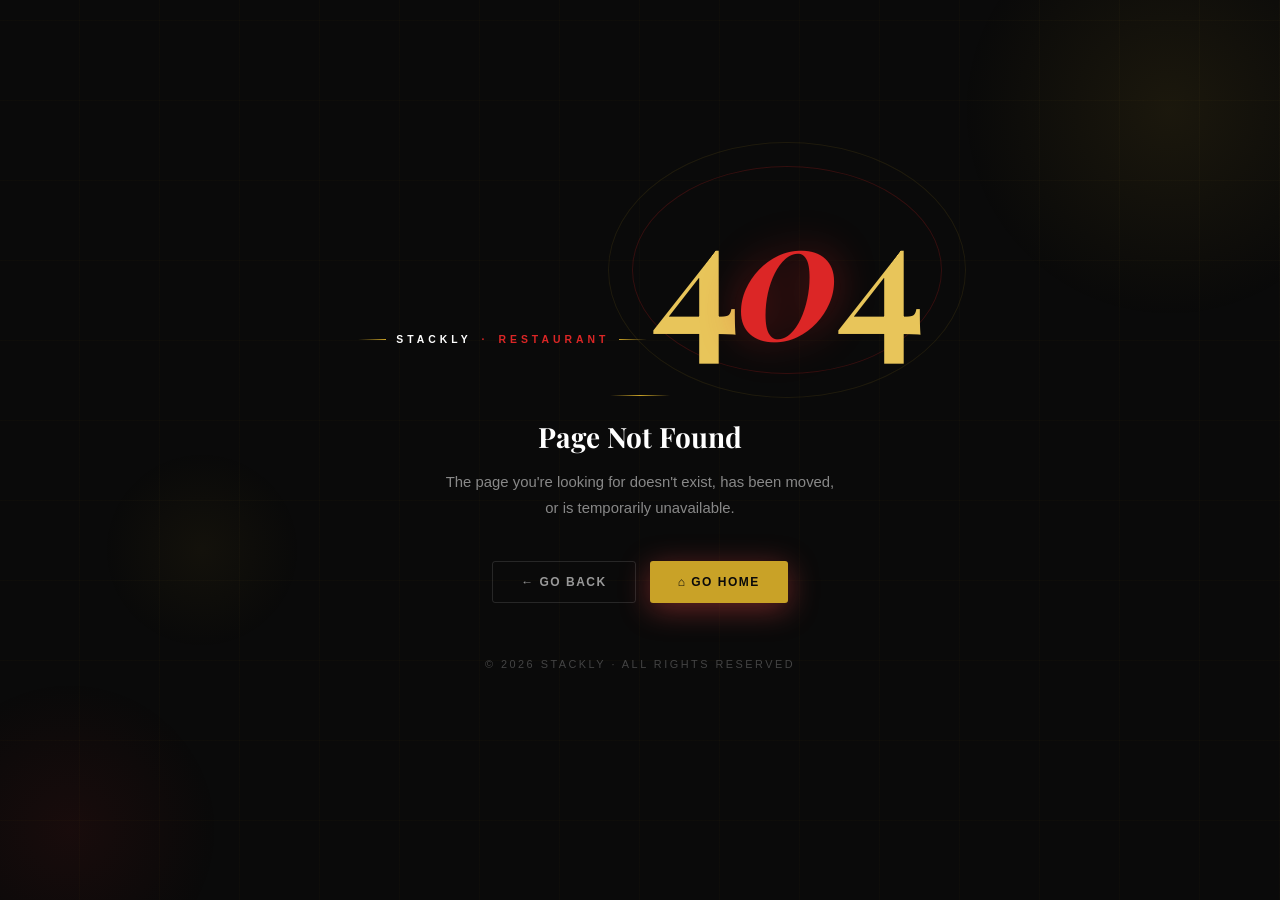
<file: 404page.html>
<!DOCTYPE html>
<html lang="en">
<head>
  <meta charset="UTF-8">
  <meta name="viewport" content="width=device-width, initial-scale=1.0">
  <title>404 - Page Not Found | Stackly Restaurant</title>
  <link rel="preconnect" href="https://fonts.googleapis.com">
  <link rel="preconnect" href="https://fonts.gstatic.com" crossorigin>
  <link href="https://fonts.googleapis.com/css2?family=Playfair+Display:ital,wght@0,700;1,700&display=swap" rel="stylesheet">
  <link rel="stylesheet" href="common.css">
  <style>
    *, *::before, *::after { margin: 0; padding: 0; box-sizing: border-box; }

    html, body {
      height: 100%;
      font-family: 'Lato', Arial, sans-serif;
    }

body {
  background: #0a0a0a;
  color: #fff;
  min-height: 100vh;
  display: flex;
  align-items: center;
  justify-content: center;
  position: relative;
  overflow-x: hidden;
  overflow-y: auto;
  padding: 40px 24px;
  text-align: center;
}

    body::before {
      content: '';
      position: fixed;
      inset: 0;
      background-image:
        repeating-linear-gradient(0deg, transparent, transparent 79px, rgba(201,162,39,.05) 80px),
        repeating-linear-gradient(90deg, transparent, transparent 79px, rgba(201,162,39,.05) 80px);
      pointer-events: none;
      z-index: 0;
    }

    /* Floating orbs */
    .orb {
      position: fixed;
      border-radius: 50%;
      pointer-events: none;
      animation: orbFloat 8s ease-in-out infinite;
      z-index: 0;
    }
    .orb-1 { width: 420px; height: 420px; top: -100px; right: -100px; background: radial-gradient(circle, rgba(201,162,39,.09) 0%, transparent 70%); animation-delay: 0s; }
    .orb-2 { width: 300px; height: 300px; bottom: -80px; left: -80px; background: radial-gradient(circle, rgba(220,38,38,.07) 0%, transparent 70%); animation-delay: -3s; }
    .orb-3 { width: 200px; height: 200px; top: 50%; left: 8%; background: radial-gradient(circle, rgba(201,162,39,.05) 0%, transparent 70%); animation-delay: -5s; }

    @keyframes orbFloat {
      0%, 100% { transform: translate(0, 0) scale(1); }
      33%       { transform: translate(20px, -20px) scale(1.05); }
      66%       { transform: translate(-15px, 15px) scale(0.97); }
    }

    /* Particles */
    .particles { position: fixed; inset: 0; pointer-events: none; overflow: hidden; z-index: 0; }
    .particle {
      position: absolute;
      border-radius: 50%;
      animation: particleDrift linear infinite;
      opacity: 0;
    }
    @keyframes particleDrift {
      0%   { transform: translateY(100vh) rotate(0deg); opacity: 0; }
      10%  { opacity: 1; }
      90%  { opacity: 0.5; }
      100% { transform: translateY(-20px) rotate(360deg); opacity: 0; }
    }

    /* Main container */
   .container {
  position: relative;
  z-index: 1;
  text-align: center;
  max-width: 580px;
  width: 100%;
  margin: 0 auto;
  animation: entryFadeUp 0.9s cubic-bezier(0.16,1,0.3,1) both;
}

    @keyframes entryFadeUp {
      from { opacity: 0; transform: translateY(40px); }
      to   { opacity: 1; transform: translateY(0); }
    }

    /* Brand label */
    .brand-label {
      display: inline-flex;
      align-items: center;
      gap: 10px;
      font-size: 0.65rem;
      letter-spacing: 4px;
      text-transform: uppercase;
      font-weight: 700;
      margin-bottom: 28px;
      animation: entryFadeUp 0.9s 0.1s cubic-bezier(0.16,1,0.3,1) both;
    }
    .brand-name { color: #ffffff; }
    .brand-dot  { color: #dc2626; }
    .brand-rest { color: #dc2626; }
    .brand-label::before,
    .brand-label::after {
      content: '';
      width: 28px;
      height: 1px;
      flex-shrink: 0;
    }
    .brand-label::before { background: linear-gradient(90deg, transparent, #c9a227); }
    .brand-label::after  { background: linear-gradient(90deg, #c9a227, transparent); }

    /* 404 number */
    .ring-wrap {
      position: relative;
      display: inline-block;
      margin-bottom: 4px;
    }
    .pulse-ring {
      position: absolute;
      inset: -20px;
      border-radius: 50%;
      border: 1px solid rgba(220,38,38,.2);
      animation: ringPulse 3s ease-in-out infinite 2s;
      pointer-events: none;
    }
    .pulse-ring-2 {
      position: absolute;
      inset: -44px;
      border-radius: 50%;
      border: 1px solid rgba(201,162,39,.1);
      animation: ringPulse 3s ease-in-out infinite 2.5s;
      pointer-events: none;
    }
    @keyframes ringPulse {
      0%, 100% { transform: scale(0.92); opacity: 0; }
      50%       { transform: scale(1);    opacity: 1; }
    }

    .heading-404 {
      font-family: 'Playfair Display', Georgia, serif;
      font-size: clamp(6rem, 20vw, 10.5rem);
      font-weight: 700;
      line-height: 1;
      letter-spacing: -4px;
      display: inline-block;
      animation: entryFadeUp 0.9s 0.2s cubic-bezier(0.16,1,0.3,1) both;
    }
    .digit-4 {
      color: #e8c55a;
      display: inline-block;
      animation: digit4Bounce 3s ease-in-out infinite 1.2s;
    }
    .digit-0 {
      color: #dc2626;
      font-style: italic;
      display: inline-block;
      animation: zeroSpin 6s ease-in-out infinite 1.5s, zeroGlow 3s ease-in-out infinite 1.5s;
      text-shadow: 0 0 40px rgba(220,38,38,.4);
    }
    .digit-4b {
      color: #e8c55a;
      display: inline-block;
      animation: digit4Bounce 3s ease-in-out infinite 1.8s;
    }

    @keyframes digit4Bounce {
      0%, 100% { transform: translateY(0); }
      50%       { transform: translateY(-12px); }
    }
    @keyframes zeroSpin {
      0%, 85%, 100% { transform: rotateY(0deg) scale(1); }
      92%            { transform: rotateY(360deg) scale(1.08); }
    }
    @keyframes zeroGlow {
      0%, 100% { text-shadow: 0 0 30px rgba(220,38,38,.3); }
      50%       { text-shadow: 0 0 70px rgba(220,38,38,.75), 0 0 120px rgba(220,38,38,.3); }
    }

    /* Divider */
    .divider {
      width: 60px;
      height: 1px;
      background: linear-gradient(90deg, transparent, #c9a227, transparent);
      margin: 22px auto;
      animation: dividerGrow 1s 0.5s cubic-bezier(0.16,1,0.3,1) both;
    }
    @keyframes dividerGrow {
      from { width: 0; opacity: 0; }
      to   { width: 60px; opacity: 1; }
    }

    h2 {
      font-family: 'Playfair Display', Georgia, serif;
      font-size: clamp(1.2rem, 4vw, 1.75rem);
      font-weight: 700;
      color: #ffffff;
      margin-bottom: 14px;
      animation: entryFadeUp 0.9s 0.35s cubic-bezier(0.16,1,0.3,1) both;
    }

    p {
      color: #888;
      font-size: 0.93rem;
      line-height: 1.75;
      font-weight: 300;
      margin-bottom: 40px;
      max-width: 390px;
      margin-left: auto;
      margin-right: auto;
      animation: entryFadeUp 0.9s 0.45s cubic-bezier(0.16,1,0.3,1) both;
    }

    /* Buttons */
    .btn-group {
      display: flex;
      gap: 14px;
      justify-content: center;
      flex-wrap: wrap;
      animation: entryFadeUp 0.9s 0.55s cubic-bezier(0.16,1,0.3,1) both;
    }

    .btn-ghost {
      padding: 13px 28px;
      background: transparent;
      color: #999;
      border: 1px solid rgba(255,255,255,.12);
      font-family: 'Lato', Arial, sans-serif;
      font-weight: 600;
      font-size: 0.75rem;
      letter-spacing: 1.5px;
      text-transform: uppercase;
      cursor: pointer;
      border-radius: 3px;
      text-decoration: none;
      display: inline-flex;
      align-items: center;
      gap: 8px;
      transition: border-color .3s, color .3s, transform .2s, background .3s;
    }
    .btn-ghost:hover {
      border-color: #c9a227;
      color: #c9a227;
      background: rgba(201,162,39,.06);
      transform: translateY(-3px);
    }
    .btn-ghost:active { transform: scale(0.97); }

    .btn-primary {
      padding: 13px 28px;
      background: #c9a227;
      color: #0a0a0a;
      border: none;
      font-family: 'Lato', Arial, sans-serif;
      font-weight: 700;
      font-size: 0.75rem;
      letter-spacing: 1.5px;
      text-transform: uppercase;
      cursor: pointer;
      border-radius: 3px;
      text-decoration: none;
      display: inline-flex;
      align-items: center;
      gap: 8px;
      position: relative;
      overflow: hidden;
      transition: background .3s, transform .2s, box-shadow .3s;
    }
    .btn-primary::before {
      content: '';
      position: absolute;
      inset: 0;
      background: linear-gradient(90deg, transparent 0%, rgba(255,255,255,.2) 50%, transparent 100%);
      transform: translateX(-100%);
      transition: transform 0.5s ease;
    }
    .btn-primary:hover::before { transform: translateX(100%); }
    .btn-primary:hover {
      background: #e8c55a;
      transform: translateY(-3px);
      box-shadow: 0 10px 32px rgba(201,162,39,.4);
    }
    .btn-primary:active { transform: scale(0.97); }

    /* Footer note */
    .footer-note {
      margin-top: 52px;
      font-size: 0.68rem;
      letter-spacing: 2.5px;
      text-transform: uppercase;
      color: #444;
      font-weight: 400;
      animation: entryFadeUp 0.9s 0.65s cubic-bezier(0.16,1,0.3,1) both;
    }

    /* ============================================================
       RESPONSIVE — 404 PAGE (ALL BREAKPOINTS)
       ============================================================ */

    /* 768px — Tablet portrait / large phone landscape */
    @media (max-width: 768px) {
      .container { max-width: 520px; }
    }

    /* 640px — Large phone portrait */
    @media (max-width: 640px) {
      .container { max-width: 460px; }
    }

    /* 480px — Standard phone portrait */
    @media (max-width: 480px) {
      .heading-404 { letter-spacing: -2px; }
      .btn-group { flex-direction: column; align-items: center; }
      .btn-primary, .btn-ghost { width: 100%; justify-content: center; }
    }

    /* 425px — Large phone portrait */
    @media (max-width: 425px) {
      .heading-404 { font-size: clamp(5.5rem, 20vw, 9rem); }
    }

    /* 375px — iPhone SE / small phones */
    @media (max-width: 375px) {
      .heading-404 { font-size: clamp(5rem, 20vw, 8rem); }
    }

    /* 320px — Very small phones */
    @media (max-width: 320px) {
      .heading-404 { font-size: 5rem; }
    }

    /* Accessibility — respect reduced-motion preference */
    @media (prefers-reduced-motion: reduce) {
      *, *::before, *::after { animation: none !important; transition: none !important; }
    }
</style>
</head>
<body>

  <!-- Background orbs -->
  <div class="orb orb-1"></div>
  <div class="orb orb-2"></div>
  <div class="orb orb-3"></div>

  <!-- Floating particles -->
  <div class="particles" id="particles"></div>

  <!-- Main content -->
  <div class="container">

    <div class="brand-label">
      <span class="brand-name">Stackly</span>
      <span class="brand-dot">&middot;</span>
      <span class="brand-rest">Restaurant</span>
    </div>

    <div class="ring-wrap">
      <div class="pulse-ring"></div>
      <div class="pulse-ring-2"></div>
      <div class="heading-404">
        <span class="digit-4">4</span><span class="digit-0">0</span><span class="digit-4b">4</span>
      </div>
    </div>

    <div class="divider"></div>
    <h2>Page Not Found</h2>
    <p>The page you're looking for doesn't exist, has been moved, or is temporarily unavailable.</p>

    <div class="btn-group">
      <a href="javascript:history.back()" class="btn-ghost">&#8592; Go Back</a>
      <a href="./index.html" class="btn-primary">&#8962; Go Home</a>
    </div>

    <p class="footer-note">&copy; 2026 Stackly &middot; All Rights Reserved</p>
  </div>

  <script>
    // Generate floating particles
    (function () {
      var container = document.getElementById('particles');
      if (!container) return;
      var colors = [
        'rgba(201,162,39,',
        'rgba(220,38,38,',
        'rgba(232,197,90,'
      ];
      for (var i = 0; i < 28; i++) {
        var p = document.createElement('div');
        p.className = 'particle';
        var size    = (Math.random() * 4 + 2).toFixed(1);
        var col     = colors[Math.floor(Math.random() * colors.length)];
        var opacity = (Math.random() * 0.4 + 0.15).toFixed(2);
        p.style.cssText = [
          'width:'  + size + 'px',
          'height:' + size + 'px',
          'left:'   + (Math.random() * 100).toFixed(1) + '%',
          'background:' + col + opacity + ')',
          'animation-duration:' + (Math.random() * 12 + 8).toFixed(1) + 's',
          'animation-delay:'   + (-(Math.random() * 15)).toFixed(1) + 's'
        ].join(';');
        container.appendChild(p);
      }
    })();

    // Scroll-reveal (kept for compatibility if page is embedded)
    (function () {
      if (!window.IntersectionObserver) return;
      var obs = new IntersectionObserver(function (entries) {
        entries.forEach(function (e) {
          if (e.isIntersecting) { e.target.classList.add('visible'); obs.unobserve(e.target); }
        });
      }, { threshold: 0.1 });
      document.querySelectorAll('.fade-up, .fade-in, .sa').forEach(function (el) { obs.observe(el); });
    })();
  </script>
</body>
</html>
</file>
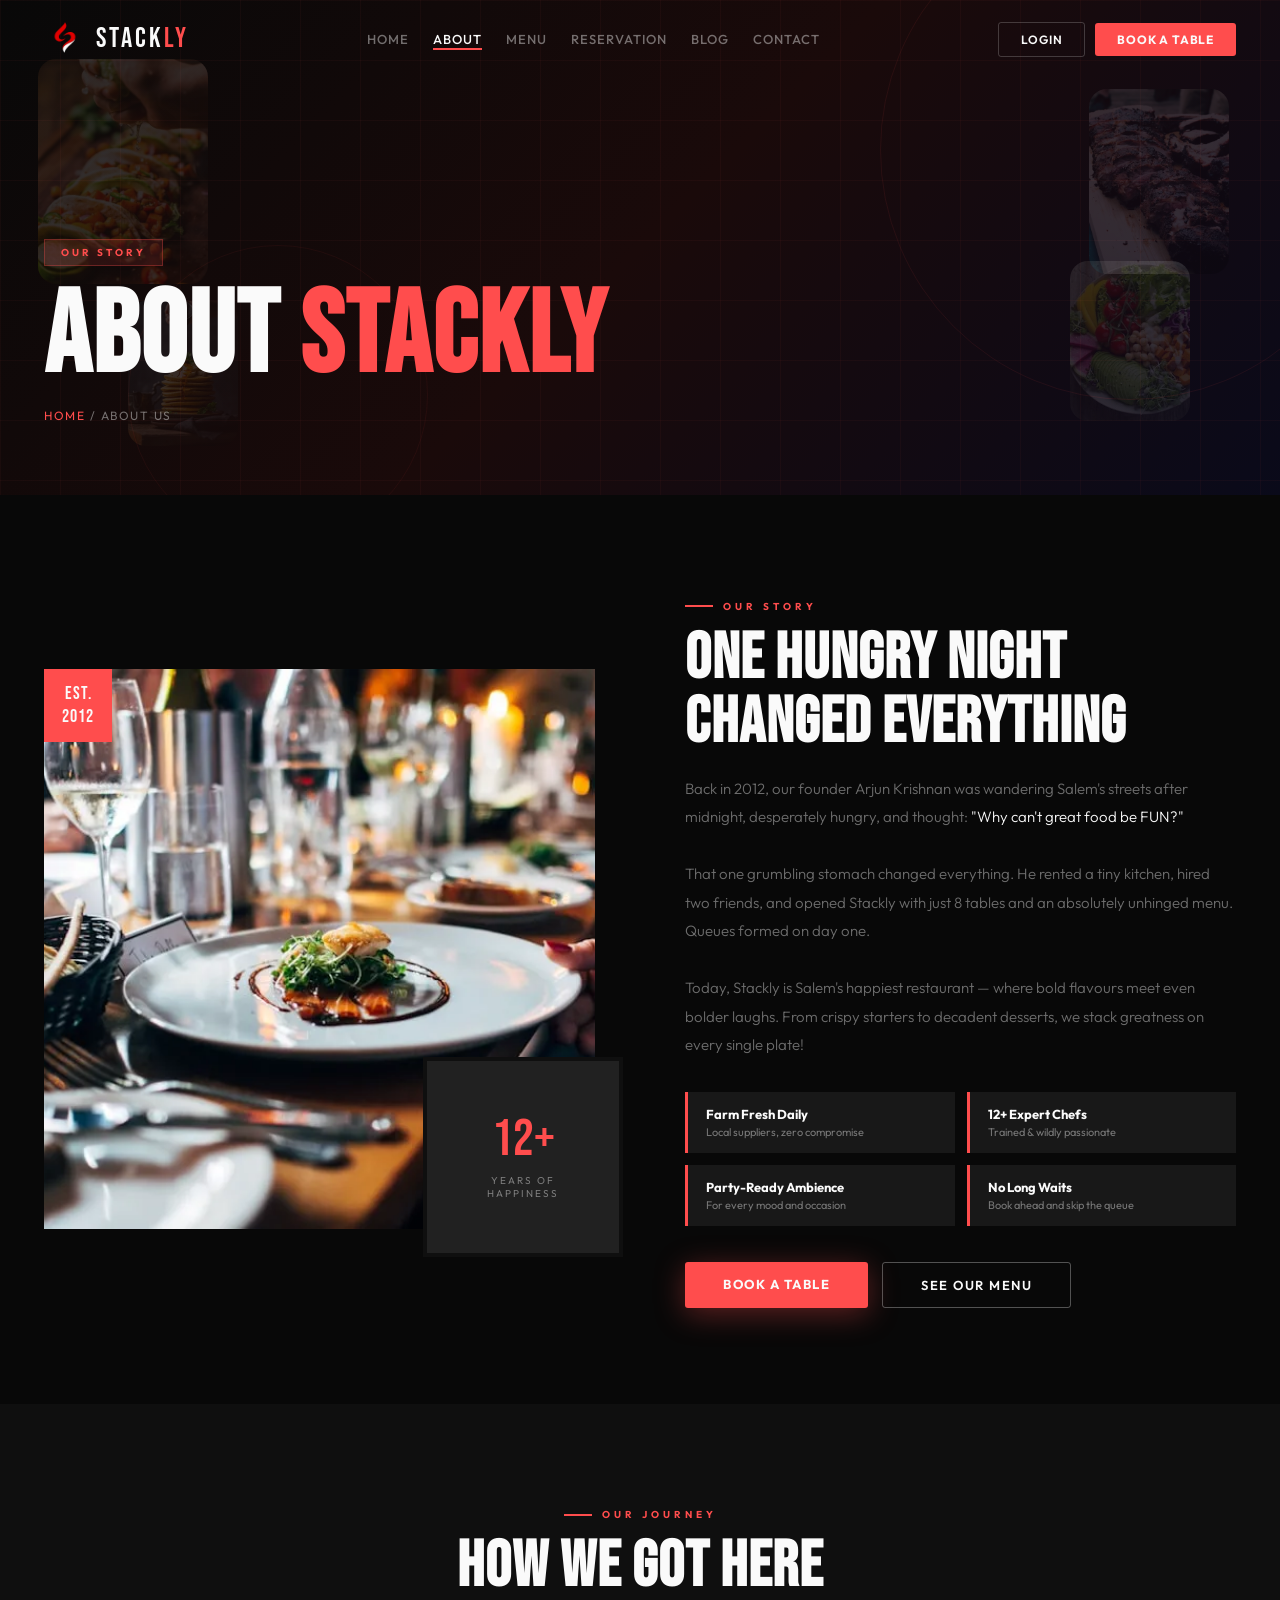
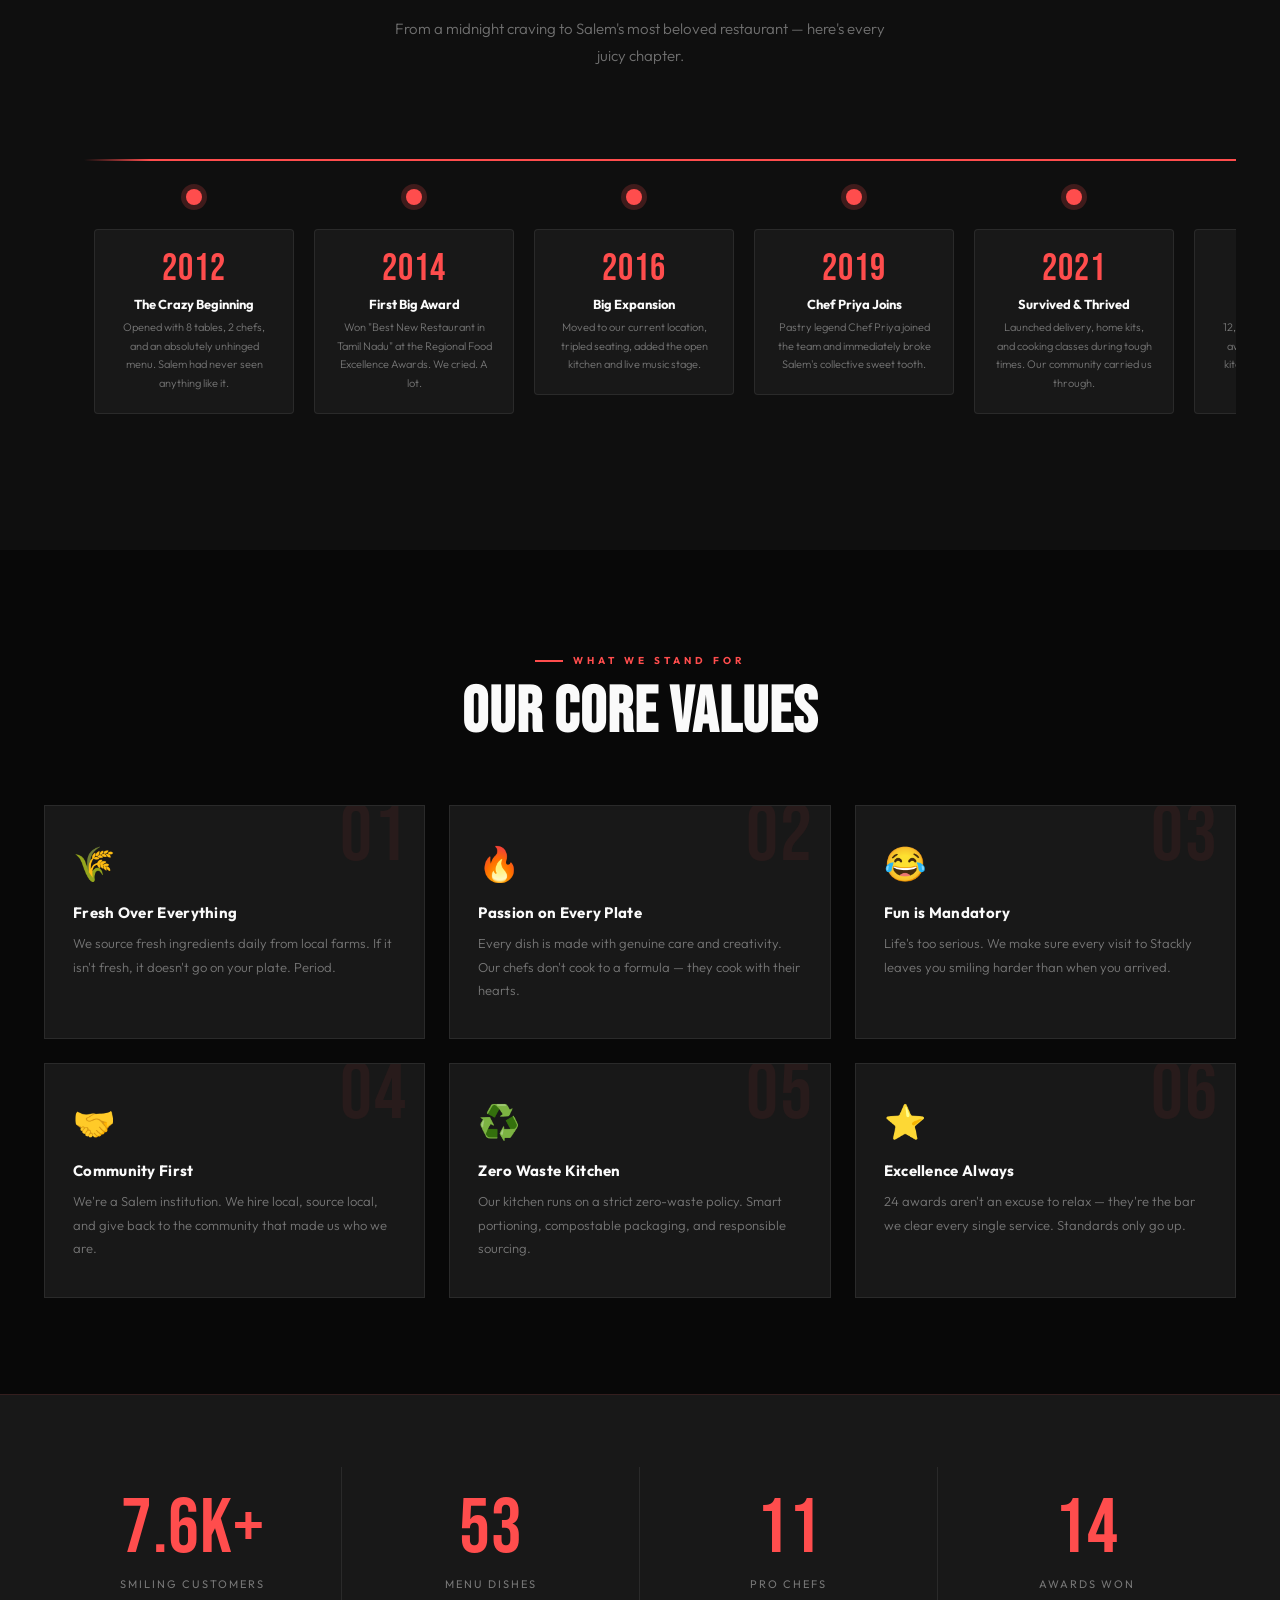
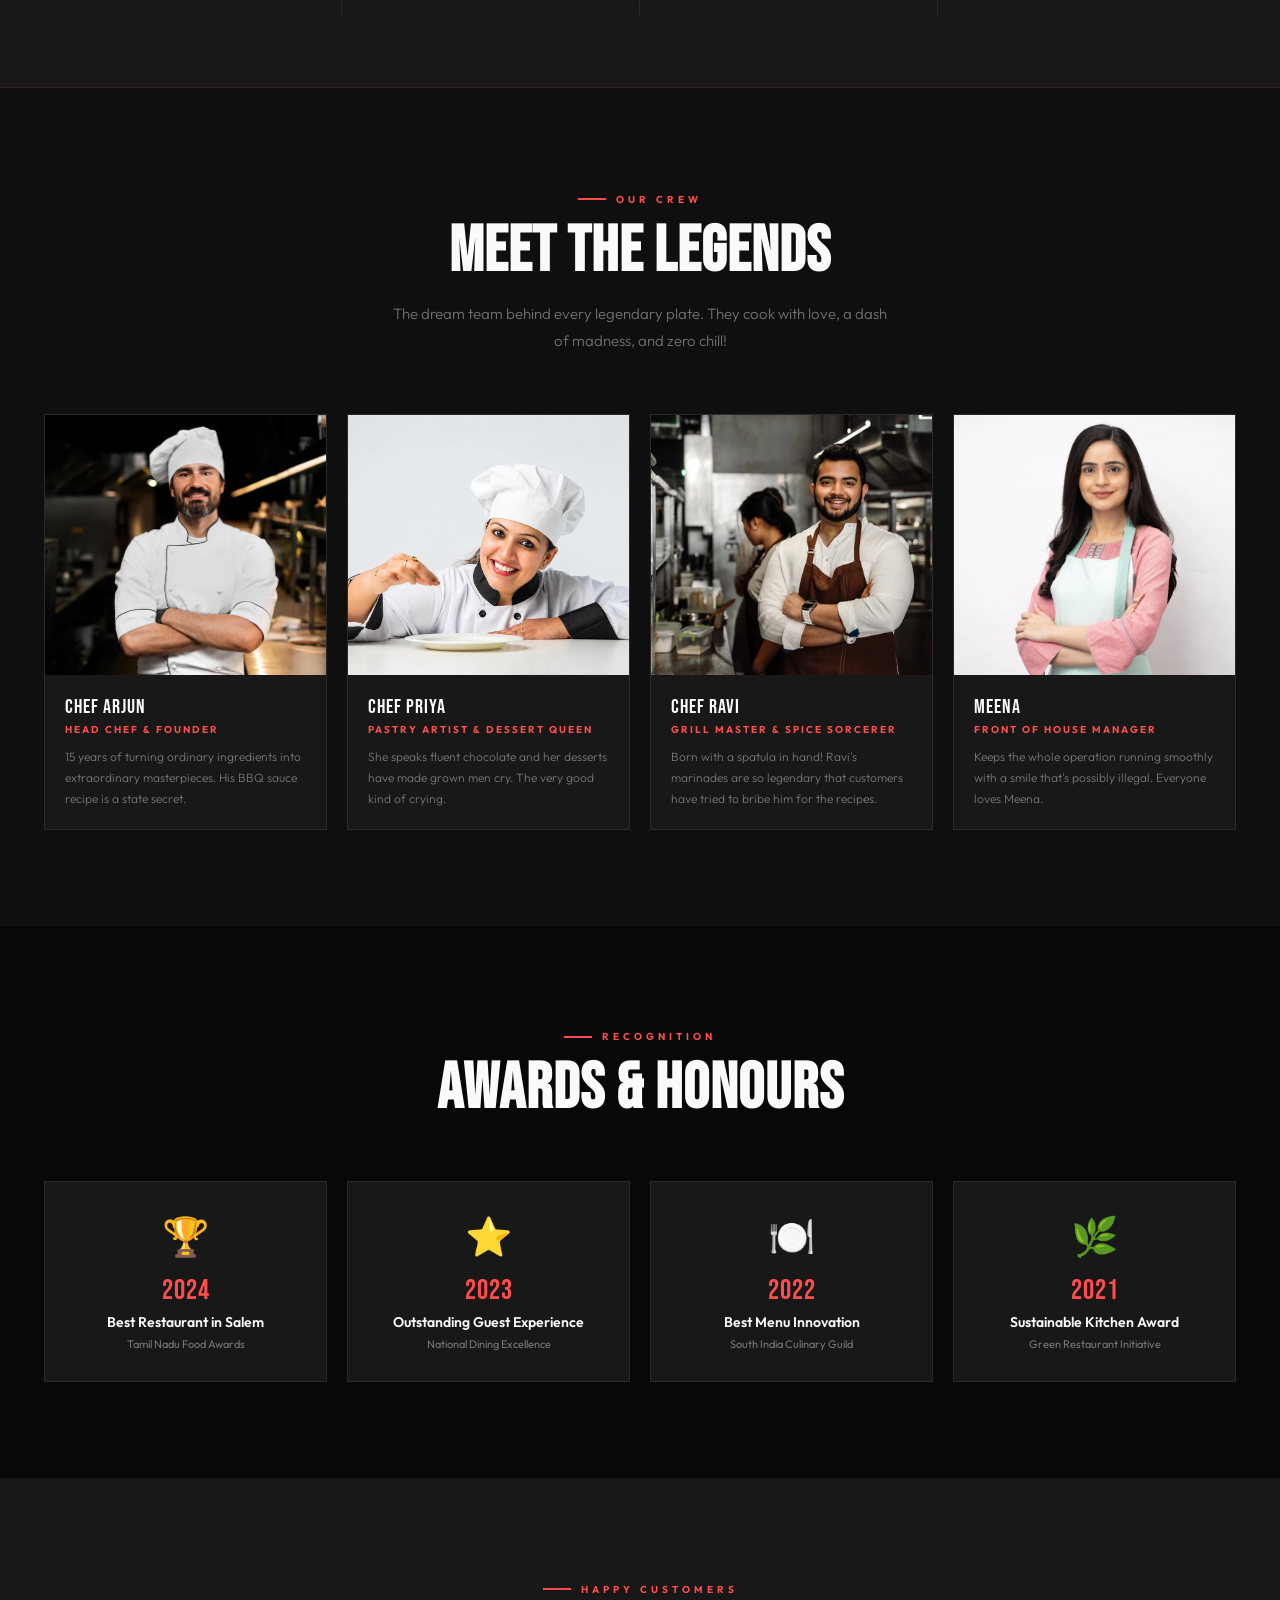
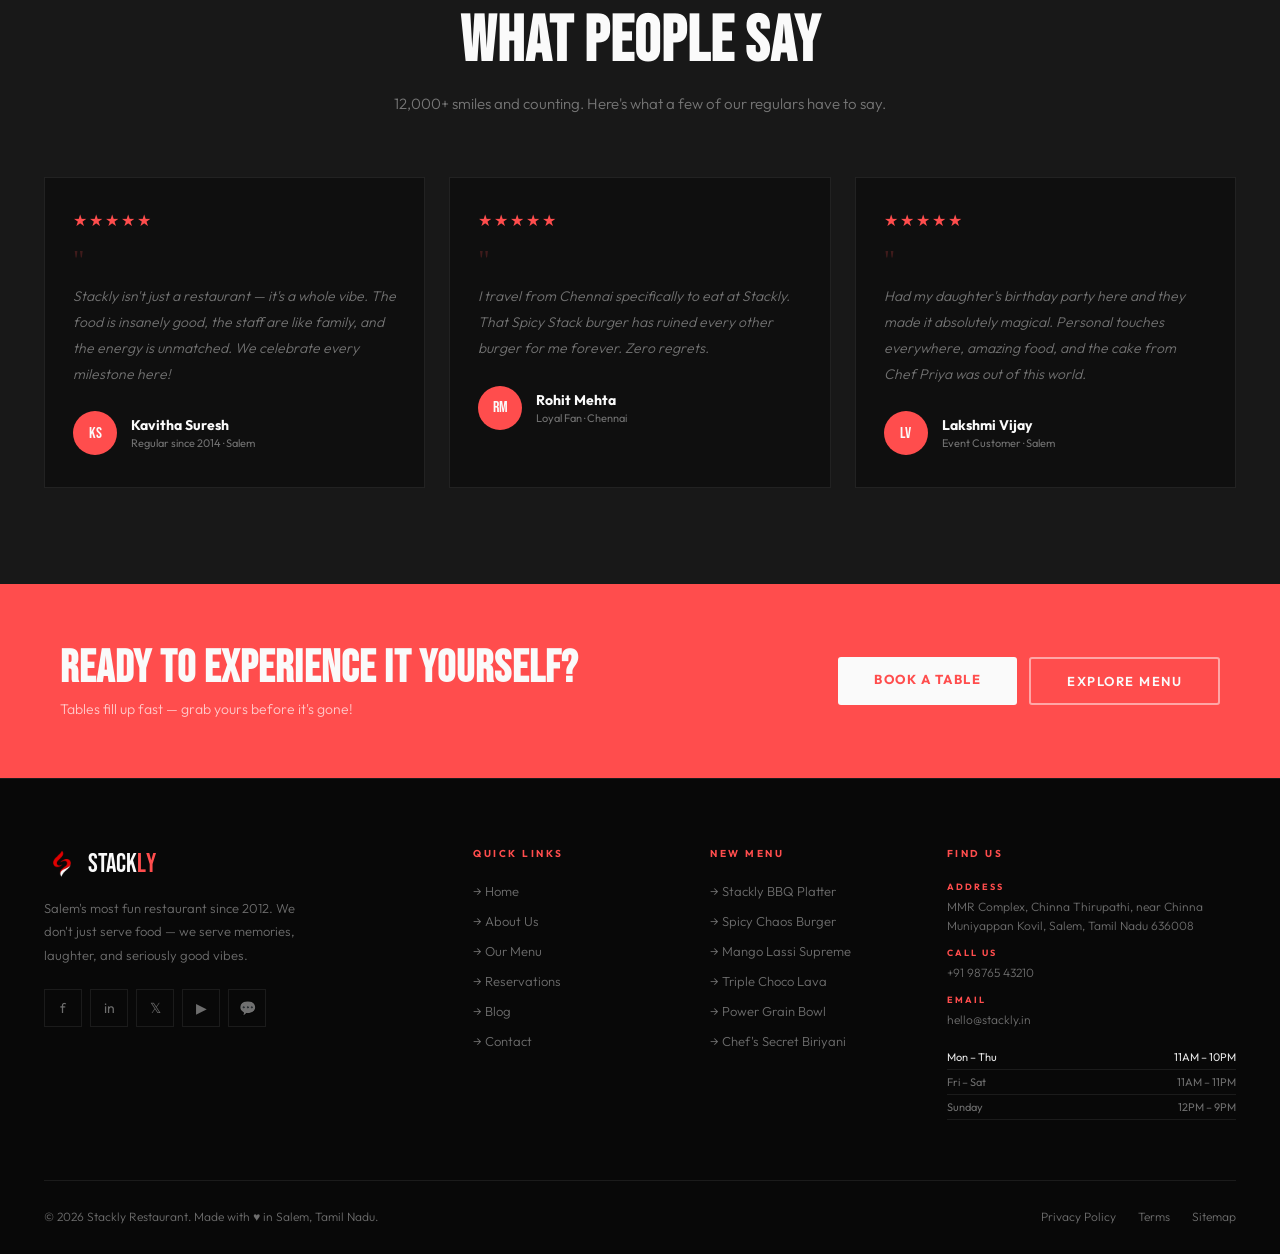
<file: about.html>
<!DOCTYPE html>
<html lang="en">
<head>
<meta charset="UTF-8">
<meta name="viewport" content="width=device-width, initial-scale=1.0">
<title>Stackly — About Us</title>
<link rel="preconnect" href="https://fonts.googleapis.com">
<link href="https://fonts.googleapis.com/css2?family=Bebas+Neue&family=Outfit:wght@300;400;500;600;700&display=swap" rel="stylesheet">
<link rel="stylesheet" href="./common.css">
<style>
img{max-width:100%;display:block;}

/* SCROLL BAR */

/* HEADER */
header{position:fixed;top:0;left:0;right:0;z-index:990;padding:22px 60px;display:flex;align-items:center;justify-content:space-between;transition:all .35s;}
header.sc{background:rgba(8,8,8,.95);backdrop-filter:blur(14px);padding:14px 60px;border-bottom:1px solid var(--border2);}
.logo{display:flex;align-items:center;gap:10px;text-decoration:none;}
.logo-stack{color:var(--white);}
.logo-ly{color:var(--red);}

nav{display:flex;gap:32px;}
nav a{font-size:13px;font-weight:500;color:var(--muted);letter-spacing:1px;text-transform:uppercase;transition:color .25s;}
nav a:hover,nav a.act{color:var(--white);}
.nav-btns{display:flex;gap:10px;align-items:center;}
.btn-ghost:hover{border-color:var(--red);color:var(--red);}
.btn-red:hover{background:var(--red-lt);transform:translateY(-1px);}

/* MOBILE MENU */
.mob.open{display:flex;}
.mob a:hover{color:var(--red);}
.mob-btns{display:flex;gap:12px;margin-top:12px;}

/* PAGE HERO */
.page-hero{position:relative;min-height:55vh;display:flex;align-items:flex-end;padding:0 60px 80px;overflow:hidden;background:linear-gradient(135deg,var(--black) 0%,#1a0a0a 50%,#0a0a1a 100%);}
.ph-grid{position:absolute;inset:0;background-image:linear-gradient(rgba(255,77,77,.04) 1px,transparent 1px),linear-gradient(90deg,rgba(255,77,77,.04) 1px,transparent 1px);background-size:60px 60px;}
.ph-circle{position:absolute;width:500px;height:500px;border-radius:50%;border:1px solid rgba(255,77,77,.08);top:-100px;right:-100px;animation:rot 30s linear infinite;}
.ph-circle2{position:absolute;width:300px;height:300px;border-radius:50%;border:1px solid rgba(255,77,77,.06);bottom:-50px;left:10%;animation:rot 20s linear infinite reverse;}
@keyframes rot{to{transform:rotate(360deg);}}
.ph-content{position:relative;z-index:1;}
.ph-tag{display:inline-flex;align-items:center;gap:8px;background:rgba(255,77,77,.12);border:1px solid rgba(255,77,77,.3);color:var(--red);font-size:10px;font-weight:700;letter-spacing:3px;text-transform:uppercase;padding:6px 16px;margin-bottom:20px;}
.ph-h1{font-family:var(--serif);font-size:clamp(60px,9vw,120px);line-height:.9;letter-spacing:2px;color:var(--white);}
.ph-h1 span{color:var(--red);}
.ph-breadcrumb{margin-top:18px;font-size:12px;color:var(--muted);letter-spacing:1.5px;text-transform:uppercase;}
.ph-breadcrumb a{color:var(--red);}
.ph-breadcrumb a:hover{text-decoration:underline;}

/* SHARED SECTION */
.lbl{display:inline-flex;align-items:center;gap:10px;font-size:10px;font-weight:700;color:var(--red);letter-spacing:4px;text-transform:uppercase;margin-bottom:14px;}
.lbl::before{content:'';width:28px;height:2px;background:var(--red);}
.sh2{font-family:var(--serif);font-size:clamp(40px,5vw,68px);color:var(--white);line-height:1;margin-bottom:16px;letter-spacing:1px;}
.sp{font-size:15px;color:var(--muted);line-height:1.8;font-weight:300;}
.btn-primary{display:inline-block;padding:14px 38px;background:var(--red);font-size:13px;font-weight:700;color:var(--white);letter-spacing:1.5px;text-transform:uppercase;transition:all .2s;border-radius:3px;box-shadow:0 6px 30px rgba(255,77,77,.35);}
.btn-primary:hover{background:var(--red-lt);transform:translateY(-2px);box-shadow:0 12px 40px rgba(255,77,77,.5);}
.btn-outline{display:inline-block;padding:14px 38px;border:1.5px solid rgba(250,250,250,.3);font-size:13px;font-weight:600;color:var(--white);letter-spacing:1.5px;text-transform:uppercase;transition:all .2s;border-radius:3px;}
.btn-outline:hover{border-color:var(--red);color:var(--red);transform:translateY(-2px);}
.fade-in.vis{opacity:1;}

/* STORY SECTION */
.story{background:var(--black);display:grid;grid-template-columns:1fr 1fr;gap:90px;align-items:center;}
.story-img-wrap{position:relative;}
.story-main{width:100%;height:560px;object-fit:cover;background:var(--card);display:flex;align-items:center;justify-content:center;}
.story-placeholder{width:100%;height:560px;background:linear-gradient(135deg,var(--card) 0%,var(--card2) 100%);display:flex;align-items:center;justify-content:center;flex-direction:column;gap:16px;font-family:var(--serif);font-size:72px;color:rgba(255,77,77,.2);letter-spacing:4px;position:relative;overflow:hidden;}
.story-placeholder::after{content:'';position:absolute;inset:0;background:url("data:image/svg+xml,%3Csvg width='60' height='60' viewBox='0 0 60 60' xmlns='http://www.w3.org/2000/svg'%3E%3Cg fill='none'%3E%3Ccircle cx='30' cy='30' r='1' fill='%23ff4d4d' fill-opacity='0.06'/%3E%3C/g%3E%3C/svg%3E") repeat;}
.story-float{position:absolute;bottom:-28px;right:-28px;width:200px;height:200px;background:var(--card2);border:4px solid var(--dark);display:flex;align-items:center;justify-content:center;flex-direction:column;gap:8px;}
.story-float-n{font-family:var(--serif);font-size:52px;color:var(--red);line-height:1;}
.story-float-l{font-size:10px;color:var(--muted);letter-spacing:2px;text-transform:uppercase;text-align:center;}
.story-badge{position:absolute;top:0;left:0;background:var(--red);color:var(--white);padding:14px 18px;font-family:var(--serif);font-size:18px;letter-spacing:1px;line-height:1.25;text-align:center;z-index:1;}
.story-body{font-size:15px;color:var(--muted);line-height:1.9;margin:20px 0 32px;font-weight:300;}
.story-highlights{display:grid;grid-template-columns:1fr 1fr;gap:12px;margin-bottom:36px;}
.sh{border-left:3px solid var(--red);padding:14px 18px;background:var(--card);transition:background .25s;}
.sh:hover{background:var(--card2);}
.sh-t{font-size:13px;font-weight:700;color:var(--white);margin-bottom:3px;}
.sh-s{font-size:11px;color:var(--muted);}
.story-btns{display:flex;gap:14px;flex-wrap:wrap;}

/* TIMELINE */
.timeline-sec{background:var(--dark);}
.tl-head{text-align:center;margin-bottom:60px;}
.tl-head .sp{max-width:500px;margin:0 auto;}
/* HORIZONTAL TIMELINE */
.timeline{position:relative;overflow-x:auto;padding-bottom:20px;scrollbar-width:thin;scrollbar-color:var(--red) var(--card);}
.timeline::-webkit-scrollbar{height:4px;}
.timeline::-webkit-scrollbar-track{background:var(--card);}
.timeline::-webkit-scrollbar-thumb{background:var(--red);border-radius:2px;}
.tl-track{display:flex;gap:0;position:relative;min-width:max-content;padding:60px 40px 20px;}
.tl-track::before{content:'';position:absolute;top:30px;left:40px;right:40px;height:2px;background:linear-gradient(to right,transparent,var(--red) 5%,var(--red) 95%,transparent);}
.tl-item{display:flex;flex-direction:column;align-items:center;width:220px;flex-shrink:0;position:relative;}
.tl-dot{width:16px;height:16px;border-radius:50%;background:var(--red);box-shadow:0 0 0 5px rgba(255,77,77,.2);flex-shrink:0;position:relative;z-index:2;margin-bottom:24px;}
.tl-content{background:var(--card);border:1px solid var(--border2);padding:20px;border-radius:4px;text-align:center;width:200px;}
.tl-year{font-family:var(--serif);font-size:38px;color:var(--red);line-height:1;margin-bottom:8px;letter-spacing:1px;}
.tl-title{font-size:13px;font-weight:700;color:var(--white);margin-bottom:6px;}
.tl-desc{font-size:11px;color:var(--muted);line-height:1.7;font-weight:300;}
/* hide old left/right/center layout */
.tl-left,.tl-right,.tl-center,.tl-empty{display:none;}

/* VALUES */
.values{background:var(--black);}
.val-head{text-align:center;margin-bottom:60px;}
.val-grid{display:grid;grid-template-columns:repeat(3,1fr);gap:24px;}
.val-card{background:var(--card);border:1px solid var(--border2);padding:36px 28px;position:relative;overflow:hidden;transition:transform .3s,box-shadow .3s,border-color .3s;}
.val-card:hover{transform:translateY(-8px);box-shadow:0 28px 60px rgba(255,77,77,.12);border-color:rgba(255,77,77,.25);}
.val-card::before{content:'';position:absolute;top:0;left:0;right:0;height:2px;background:var(--red);transform:scaleX(0);transition:transform .35s;transform-origin:left;}
.val-card:hover::before{transform:scaleX(1);}
.val-num{font-family:var(--serif);font-size:80px;color:rgba(255,77,77,.07);position:absolute;top:-10px;right:16px;line-height:1;letter-spacing:2px;}
.val-icon{font-size:34px;margin-bottom:18px;}
.val-title{font-size:15px;font-weight:700;color:var(--white);margin-bottom:10px;letter-spacing:.3px;}
.val-desc{font-size:13px;color:var(--muted);line-height:1.8;font-weight:300;}

/* STATS */
.stats-sec{background:var(--card);border-top:1px solid var(--border);border-bottom:1px solid var(--border);padding:80px 60px;}
.stats-inner{display:grid;grid-template-columns:repeat(4,1fr);text-align:center;gap:0;}
.stat{padding:24px;border-right:1px solid var(--border2);}
.stat:last-child{border-right:none;}
.stat-n{font-family:var(--serif);font-size:clamp(52px,6vw,80px);color:var(--red);line-height:1;display:block;letter-spacing:1px;}
.stat-l{font-size:11px;color:var(--muted);letter-spacing:2px;text-transform:uppercase;margin-top:8px;}

/* TEAM */
.team{background:var(--dark);}
.team-head{text-align:center;margin-bottom:60px;}
.team-head .sp{max-width:500px;margin:0 auto;}
.team-grid{display:grid;grid-template-columns:repeat(4,1fr);gap:20px;}
.tm{background:var(--card);border:1px solid var(--border2);overflow:hidden;transition:transform .3s,box-shadow .3s;}
.tm:hover{transform:translateY(-8px);box-shadow:0 28px 60px rgba(255,77,77,.15);}
.tm-img-wrap{position:relative;overflow:hidden;}
.tm-img{width:100%;height:260px;object-fit:cover;transition:transform .4s;background:var(--card2);}
.tm:hover .tm-img{transform:scale(1.05);}
.tm-placeholder{width:100%;height:260px;background:linear-gradient(160deg,var(--card2) 0%,#1a1a1a 100%);display:flex;align-items:center;justify-content:center;font-family:var(--serif);font-size:56px;color:rgba(255,77,77,.25);letter-spacing:2px;}
.tm-overlay{position:absolute;bottom:0;left:0;right:0;background:linear-gradient(transparent,rgba(8,8,8,.96));padding:40px 16px 16px;transform:translateY(100%);transition:.32s;}
.tm:hover .tm-overlay{transform:translateY(0);}
.tm-socs{display:flex;gap:8px;}
.tm-soc{width:34px;height:34px;border:1.5px solid rgba(250,250,250,.2);display:flex;align-items:center;justify-content:center;font-size:12px;color:var(--white);transition:all .2s;}
.tm-soc:hover{background:var(--red);border-color:var(--red);}
.tm-body{padding:20px;}
.tm-name{font-family:var(--serif);font-size:20px;letter-spacing:1px;color:var(--white);margin-bottom:4px;}
.tm-role{font-size:10px;font-weight:700;color:var(--red);letter-spacing:2px;text-transform:uppercase;margin-bottom:10px;}
.tm-bio{font-size:12px;color:var(--muted);line-height:1.75;font-weight:300;}

/* AWARDS */
.awards{background:var(--black);}
.aw-head{text-align:center;margin-bottom:60px;}
.aw-grid{display:grid;grid-template-columns:repeat(4,1fr);gap:20px;}
.aw{background:var(--card);border:1px solid var(--border2);padding:30px 24px;text-align:center;transition:transform .3s,border-color .3s;}
.aw:hover{transform:translateY(-6px);border-color:rgba(255,77,77,.3);}
.aw-icon{font-size:38px;margin-bottom:14px;}
.aw-year{font-family:var(--serif);font-size:28px;color:var(--red);margin-bottom:6px;letter-spacing:1px;}
.aw-title{font-size:14px;font-weight:600;color:var(--white);margin-bottom:6px;}
.aw-by{font-size:11px;color:var(--muted);}

/* TESTIMONIALS */
.testi{background:var(--card);}
.testi-head{text-align:center;margin-bottom:60px;}
.testi-head .sp{max-width:500px;margin:0 auto;}
.testi-grid{display:grid;grid-template-columns:repeat(3,1fr);gap:24px;}
.tc{background:var(--dark);border:1px solid var(--border2);padding:32px 28px;transition:transform .3s,box-shadow .3s;}
.tc:hover{transform:translateY(-6px);box-shadow:0 20px 50px rgba(255,77,77,.1);}
.tc-stars{color:var(--red);font-size:16px;margin-bottom:16px;letter-spacing:2px;}
.tc-quote{font-size:28px;color:rgba(255,77,77,.2);font-family:Georgia,serif;line-height:1;margin-bottom:10px;}
.tc-text{font-size:14px;color:var(--muted);line-height:1.85;font-weight:300;font-style:italic;margin-bottom:24px;}
.tc-author{display:flex;align-items:center;gap:14px;}
.tc-av{width:44px;height:44px;border-radius:50%;background:var(--red);display:flex;align-items:center;justify-content:center;font-family:var(--serif);font-size:16px;color:var(--white);flex-shrink:0;}
.tc-name{font-size:14px;font-weight:700;color:var(--white);margin-bottom:2px;}
.tc-sub{font-size:11px;color:var(--muted);}

/* CTA BANNER */
.cta-bar{background:var(--red);padding:60px;display:flex;align-items:center;justify-content:space-between;gap:30px;flex-wrap:wrap;}
.cta-bar-text h3{font-family:var(--serif);font-size:clamp(28px,3.5vw,46px);color:var(--white);letter-spacing:1px;line-height:1.1;}
.cta-bar-text p{font-size:14px;color:rgba(255,255,255,.7);margin-top:6px;font-weight:300;}
.cta-bar-btns{display:flex;gap:12px;flex-shrink:0;}
.btn-white{display:inline-block;padding:14px 36px;background:var(--white);color:var(--red);font-size:13px;font-weight:700;letter-spacing:1.5px;text-transform:uppercase;transition:all .2s;border-radius:3px;}
.btn-white:hover{background:var(--black);color:var(--white);transform:translateY(-2px);}
.btn-red-out{display:inline-block;padding:14px 36px;border:2px solid rgba(255,255,255,.5);color:var(--white);font-size:13px;font-weight:600;letter-spacing:1.5px;text-transform:uppercase;transition:all .2s;border-radius:3px;}
.btn-red-out:hover{border-color:var(--white);background:rgba(255,255,255,.1);transform:translateY(-2px);}

/* ============================================================
   RESPONSIVE — ABOUT PAGE (ALL BREAKPOINTS)
   ============================================================ */

/* 1536px — Large desktops / 4K scaled */
@media (max-width: 1536px) {
  header { padding: 20px 50px; }
  header.sc { padding: 13px 50px; }
  section { padding: 100px 50px; }
  .page-hero { padding: 0 50px 76px; }
  .stats-sec { padding: 76px 50px; }
  
}

/* 1280px — Standard desktop */
@media (max-width: 1280px) {
  header { padding: 18px 44px; }
  header.sc { padding: 12px 44px; }
  nav { gap: 24px; }
  section { padding: 96px 44px; }
  .page-hero { padding: 0 44px 72px; }
  .stats-sec { padding: 72px 44px; }
  
}

/* 1024px — Small desktop / large tablet landscape */
@media (max-width: 1024px) {
  header { padding: 18px 40px; }
  header.sc { padding: 12px 40px; }
  section { padding: 90px 40px; }
  .page-hero { padding: 0 40px 70px; }
  .team-grid { grid-template-columns: repeat(2, 1fr); }
  .aw-grid { grid-template-columns: repeat(2, 1fr); }
  
  
  .stats-sec { padding: 70px 40px; }
}

/* 900px — Tablet portrait wide (nav collapses) */
@media (max-width: 900px) {
  header { padding: 18px 32px; }
  header.sc { padding: 12px 32px; }
  nav, .nav-btns { display: none !important; }
  .ham { display: flex !important; }
  section { padding: 80px 32px; }
  .page-hero { padding: 0 32px 60px; min-height: 48vh; }
  .story { grid-template-columns: 1fr; gap: 40px; }
  .story-main, .story-placeholder { height: 400px; }
  .story-float { display: none; }
  .val-grid { grid-template-columns: repeat(2, 1fr); }
  .stats-sec { padding: 60px 32px; }
  .stats-inner { grid-template-columns: repeat(2, 1fr); }
  .stat:nth-child(2) { border-right: none; }
  .stat:nth-child(3) { border-top: 1px solid var(--border2); border-right: 1px solid var(--border2); }
  .stat:nth-child(4) { border-right: none; border-top: 1px solid var(--border2); }
  .team-grid { grid-template-columns: repeat(2, 1fr); }
  .aw-grid { grid-template-columns: repeat(2, 1fr); }
  .testi-grid { grid-template-columns: repeat(2, 1fr); }
  .cta-bar { flex-direction: column; text-align: center; padding: 40px 32px; }
  .cta-bar-btns { justify-content: center; }
  
  
}

/* 768px — Tablet portrait / large phone landscape */
@media (max-width: 768px) {
  header { padding: 14px 20px; background: rgba(8,8,8,.97); backdrop-filter: blur(12px); border-bottom: 1px solid var(--border); }
  header.sc { padding: 14px 20px; }
  section { padding: 72px 28px; }
  .page-hero { padding: 0 20px 52px; min-height: 44vh; }
  .ph-h1 { font-size: clamp(48px, 10vw, 80px); }
  .story-highlights { grid-template-columns: 1fr 1fr; }
  .story-btns { flex-direction: column; align-items: flex-start; }
  .val-grid { grid-template-columns: 1fr; }
  .team-grid { grid-template-columns: repeat(2, 1fr); gap: 16px; }
  .tm-img, .tm-placeholder { height: 220px; }
  .aw-grid { grid-template-columns: repeat(2, 1fr); gap: 16px; }
  .testi-grid { grid-template-columns: 1fr; }
  .cta-bar { padding: 36px 20px; }
  
  
  
}
/* ── TIMELINE — VERTICAL LAYOUT ON MOBILE ── */
@media (max-width: 768px) {

  /* stop sideways scrolling */
  .timeline {
    overflow-x: visible;
    padding-bottom: 0;
  }

  /* stack items vertically */
  .tl-track {
    display: flex;
    flex-direction: column;
    gap: 28px;
    min-width: 0;                 /* cancels desktop's max-content width */
    padding: 10px 0 10px 8px;
    position: relative;
  }

  /* the line: now vertical, down the left side */
  .tl-track::before {
    top: 20px;
    bottom: 20px;
    left: 15px;                   /* runs through the dot centers */
    right: auto;
    width: 2px;
    height: auto;
    background: linear-gradient(to bottom, var(--red), var(--red) 90%, transparent);
  }

  /* each item: dot on the left, card on the right */
  .tl-item {
    flex-direction: row;
    align-items: flex-start;
    width: 100%;
    gap: 18px;
  }

  .tl-dot {
    margin-bottom: 0;
    margin-top: 14px;             /* aligns dot with the year text */
    flex-shrink: 0;
  }

  /* card fills remaining width */
  .tl-content {
    width: auto;
    flex: 1;
    text-align: left;
    padding: 18px 16px;
  }

  .tl-year  { font-size: 30px; }
  .tl-title { font-size: 13px; }
  .tl-desc  { font-size: 12px; line-height: 1.7; }
}

@media (max-width: 375px) {
  .tl-track { gap: 22px; }
  .tl-year  { font-size: 26px; }
  .tl-content { padding: 15px 13px; }
}

/* 640px — Large phone portrait */
@media (max-width: 640px) {
  section { padding: 64px 24px; }
  .page-hero { padding: 0 20px 48px; min-height: 42vh; }
  .story-main, .story-placeholder { height: 320px; }
  .stats-sec { padding: 52px 20px; }
  .tm-img, .tm-placeholder { height: 240px; }
  
  
}

/* 480px — Standard phone portrait */
@media (max-width: 480px) {
  section { padding: 56px 20px; }
  .page-hero { min-height: 40vh; padding: 0 20px 44px; }
  .ph-h1 { font-size: clamp(40px, 11vw, 60px); }
  .ph-tag { font-size: 9px; padding: 5px 12px; letter-spacing: 2px; }
  .story-main, .story-placeholder { height: 280px; }
  .story-highlights { grid-template-columns: 1fr; }
  .story-body { font-size: 14px; }
  .stats-inner { grid-template-columns: 1fr 1fr; }
  .stats-sec { padding: 48px 20px; }
  .team-grid { grid-template-columns: 1fr; }
  .tm-img, .tm-placeholder { height: 260px; }
  .aw-grid { grid-template-columns: repeat(2, 1fr); }
  .tc { padding: 24px 20px; }
}

/* 425px — Large phone portrait */
@media (max-width: 425px) {
  section { padding: 52px 18px; }
  .page-hero { padding: 0 18px 42px; }
  .story-main, .story-placeholder { height: 260px; }
  .tm-img, .tm-placeholder { height: 250px; }
  .stats-sec { padding: 44px 18px; }
}

/* 375px — iPhone SE / small phones */
@media (max-width: 375px) {
  .blog-hero { padding: 86px 14px 36px; }
  .blog-main { padding: 28px 14px 44px; }
  .blog-hero h1 { font-size: clamp(2.2rem, 10vw, 3rem); }
  .feat-card img { height: 170px; }
  .pc:not(.wide) img { height: 140px; }
  .feat-title { font-size: 1.4rem; }
  .pc-title { font-size: 1.05rem; }
  .sb-box { padding: 14px; }
  .sb-box h3 { font-size: 1.05rem; }
  .pop-thumb { width: 46px; height: 46px; }
  .ig-grid { grid-template-columns: repeat(3, 1fr); gap: 4px; }
}

/* 320px — Very small phones */
@media (max-width: 320px) {
  section { padding: 36px 12px; }

  /* Hero */
  .hero-inner { padding: 66px 12px 24px; }
  .hero-h1 { font-size: 28px; letter-spacing: 0; line-height: .94; }
  .hero-p { font-size: 12px; margin-bottom: 18px; }
.hero-pill { font-size: 9px; padding: 4px 10px; letter-spacing: 1.5px; }

  .hero-btns .btn-primary,
  .hero-btns .btn-outline { padding: 12px 14px; font-size: 11px; }

  /* About */
  .about-main { height: 200px; }
  .ab-t { font-size: 12px; }
  .ab-s { font-size: 10px; }

  /* Specials */
  .dish-img { height: 150px; }
  .dish-body { padding: 10px; }
  .dish-name { font-size: 14px; }
  .dish-desc { font-size: 10px; }
  .dish-price { font-size: 16px; }

  /* Stats */
  .stats { grid-template-columns: 1fr; padding: 32px 12px; }
  .stat { border-right: none !important; border-bottom: 1px solid var(--border2); padding: 14px; }
  .stat:last-child { border-bottom: none; }
  .stat:nth-child(2) { border-right: none; }
  .stat:nth-child(3) { border-right: none; border-top: none; }
  .stat:nth-child(4) { border-right: none; border-top: none; }
  .stat-n { font-size: 48px; }

  /* Menu */
  .tabs { gap: 0; }
  .tab { padding: 9px 6px; font-size: 9px; letter-spacing: .5px; }
  .mc-img { height: 120px; }

  /* Chefs */
  .chef-img { height: 230px; }
  .chef-name { font-size: 16px; }
  .chef-bio { font-size: 11px; }

  /* Reservation */
  .res-card { padding: 16px 12px; }
  .res-t { font-size: 20px; }
  .fg label { font-size: 9px; }
  .fg input, .fg select { padding: 8px 9px; font-size: 10px; }
  .pills { gap: 4px; }
  .pill { padding: 6px 8px; font-size: 9px; }
  .sub-btn { padding: 11px; font-size: 10px; letter-spacing: .5px; }

  /* Blog */
  .bc-img { height: 130px; }
  .bc-title { font-size: 13px; }
  .bc-body { padding: 12px; }

  /* CTA */
  .cta { padding: 44px 12px; }
  .cta-btns .btn-primary,
  .cta-btns .btn-outline { padding: 11px 14px; font-size: 10px; }

  /* Newsletter */
  .nl { padding: 36px 12px; }
  .nl h3 { font-size: 22px; }
  .nl p { font-size: 11px; }

  /* Footer */
  
  
  
  
  
  
  
}

@media (max-width: 480px) {
  .tl-item { width: 165px; }
  .tl-content { width: 152px; padding: 14px 12px; }
  .tl-year { font-size: 26px; }
}

/* Accessibility — respect reduced-motion preference */
@media (prefers-reduced-motion: reduce) {
  *, *::before, *::after { animation: none !important; transition: none !important; }
}
</style>
</head>
<body>

<div id="sb"></div>

<!-- HEADER -->
<header id="hdr">
  <a href="./index.html" class="logo"><img src="./assets/stackly logo.webp" alt="Stackly Logo" class="logo-img"><span class="logo-text"><span class="logo-stack">STACK</span><span class="logo-ly">LY</span></span></a>
  <nav>
    <a href="./index.html" class="active">Home</a>
    <a href="./about.html">About</a>
    <a href="./menu.html">Menu</a>
    <a href="./reservation.html">Reservation</a>
    <a href="./blog.html">Blog</a>
    <a href="./contact.html">Contact</a>
  </nav>
  <div class="nav-btns">
    <a href="./login.html" class="btn-ghost">Login</a>
    <a href="./404page.html" class="btn-red">Book a Table</a>
  </div>
  <button class="ham" id="ham"><span></span><span></span><span></span></button>
</header>

<!-- MOBILE MENU -->
<div class="mob" id="mm">
  <button class="mob-close" id="mm-close" aria-label="Close menu">✕</button>
  <a href="./index.html" onclick="cm()">HOME</a>
  <a href="./about.html" onclick="cm()">ABOUT</a>
  <a href="./menu.html" onclick="cm()">MENU</a>
  <a href="./reservation.html" onclick="cm()">RESERVATION</a>
  <a href="./blog.html" onclick="cm()">BLOG</a>
  <a href="./contact.html" onclick="cm()">CONTACT</a>
  <div class="mob-btns">
    <a href="./login.html" class="btn-ghost" onclick="cm()">Login</a>
    <a href="./404page.html" class="btn-red" onclick="cm()">Book a Table</a>
  </div>
</div>

<!-- PAGE HERO -->
<div class="page-hero">
  <div class="ph-grid"></div>
  <img class="hero-float-img hfi1" src="./assets/spicy stack.webp" alt="">
  <img class="hero-float-img hfi2" src="./assets/BBQ.webp" alt="">
  <img class="hero-float-img hfi3" src="./assets/pancakes.webp" alt="">
  <img class="hero-float-img hfi4" src="./assets/bowl.webp" alt="">

  <div class="ph-circle"></div>
  <div class="ph-circle2"></div>
  <div class="ph-content fade-up" style="padding-top:100px;">
    <div class="ph-tag">Our Story</div>
    <h1 class="ph-h1">ABOUT <span>STACKLY</span></h1>
    <p class="ph-breadcrumb"><a href="./index.html">Home</a> / About Us</p>
  </div>
</div>

<!-- STORY SECTION -->
<section class="story">
  <div class="story-img-wrap fade-in">
<img class="story-main" src="./assets/interior.webp" alt="Stackly Interior">
    <div class="story-float">
      <div class="story-float-n">12+</div>
      <div class="story-float-l">Years of<br>Happiness</div>
    </div>
    <div class="story-badge">EST.<br>2012</div>
  </div>
  <div class="fade-up">
    <div class="lbl">Our Story</div>
    <h2 class="sh2">ONE HUNGRY NIGHT CHANGED EVERYTHING</h2>
    <p class="story-body">Back in 2012, our founder Arjun Krishnan was wandering Salem's streets after midnight, desperately hungry, and thought: <em style="color:var(--white);font-style:normal;">"Why can't great food be FUN?"</em><br><br>That one grumbling stomach changed everything. He rented a tiny kitchen, hired two friends, and opened Stackly with just 8 tables and an absolutely unhinged menu. Queues formed on day one.<br><br>Today, Stackly is Salem's happiest restaurant — where bold flavours meet even bolder laughs. From crispy starters to decadent desserts, we stack greatness on every single plate!</p>
    <div class="story-highlights">
      <div class="sh"><div class="sh-t">Farm Fresh Daily</div><div class="sh-s">Local suppliers, zero compromise</div></div>
      <div class="sh"><div class="sh-t">12+ Expert Chefs</div><div class="sh-s">Trained & wildly passionate</div></div>
      <div class="sh"><div class="sh-t">Party-Ready Ambience</div><div class="sh-s">For every mood and occasion</div></div>
      <div class="sh"><div class="sh-t">No Long Waits</div><div class="sh-s">Book ahead and skip the queue</div></div>
    </div>
    <div class="story-btns">
      <a href="./404page.html" class="btn-primary">Book A Table</a>
      <a href="./404page.html" class="btn-outline">See Our Menu</a>
    </div>
  </div>
</section>

<!-- TIMELINE -->
<section class="timeline-sec">
  <div class="tl-head fade-up">
    <div class="lbl">Our Journey</div>
    <h2 class="sh2">HOW WE GOT HERE</h2>
    <p class="sp">From a midnight craving to Salem's most beloved restaurant — here's every juicy chapter.</p>
  </div>
  <div class="timeline">
    <div class="tl-track">
      <div class="tl-item fade-up">
        <div class="tl-dot"></div>
        <div class="tl-content">
          <div class="tl-year">2012</div>
          <div class="tl-title">The Crazy Beginning</div>
          <div class="tl-desc">Opened with 8 tables, 2 chefs, and an absolutely unhinged menu. Salem had never seen anything like it.</div>
        </div>
      </div>
      <div class="tl-item fade-up" style="transition-delay:.1s">
        <div class="tl-dot"></div>
        <div class="tl-content">
          <div class="tl-year">2014</div>
          <div class="tl-title">First Big Award</div>
          <div class="tl-desc">Won "Best New Restaurant in Tamil Nadu" at the Regional Food Excellence Awards. We cried. A lot.</div>
        </div>
      </div>
      <div class="tl-item fade-up" style="transition-delay:.2s">
        <div class="tl-dot"></div>
        <div class="tl-content">
          <div class="tl-year">2016</div>
          <div class="tl-title">Big Expansion</div>
          <div class="tl-desc">Moved to our current location, tripled seating, added the open kitchen and live music stage.</div>
        </div>
      </div>
      <div class="tl-item fade-up" style="transition-delay:.3s">
        <div class="tl-dot"></div>
        <div class="tl-content">
          <div class="tl-year">2019</div>
          <div class="tl-title">Chef Priya Joins</div>
          <div class="tl-desc">Pastry legend Chef Priya joined the team and immediately broke Salem's collective sweet tooth.</div>
        </div>
      </div>
      <div class="tl-item fade-up" style="transition-delay:.4s">
        <div class="tl-dot"></div>
        <div class="tl-content">
          <div class="tl-year">2021</div>
          <div class="tl-title">Survived &amp; Thrived</div>
          <div class="tl-desc">Launched delivery, home kits, and cooking classes during tough times. Our community carried us through.</div>
        </div>
      </div>
      <div class="tl-item fade-up" style="transition-delay:.5s">
        <div class="tl-dot"></div>
        <div class="tl-content">
          <div class="tl-year">2025</div>
          <div class="tl-title">Still Going Wild</div>
          <div class="tl-desc">12,000+ happy customers, 24 awards, and still the craziest kitchen in Salem. Not stopping anytime soon.</div>
        </div>
      </div>
    </div>
  </div>
</section>

<!-- VALUES -->
<section class="values">
  <div class="val-head fade-up">
    <div class="lbl">What We Stand For</div>
    <h2 class="sh2">OUR CORE VALUES</h2>
  </div>
  <div class="val-grid">
    <div class="val-card fade-up" style="transition-delay:0s">
      <div class="val-num">01</div>
      <div class="val-icon">🌾</div>
      <div class="val-title">Fresh Over Everything</div>
      <div class="val-desc">We source fresh ingredients daily from local farms. If it isn't fresh, it doesn't go on your plate. Period.</div>
    </div>
    <div class="val-card fade-up" style="transition-delay:.08s">
      <div class="val-num">02</div>
      <div class="val-icon">🔥</div>
      <div class="val-title">Passion on Every Plate</div>
      <div class="val-desc">Every dish is made with genuine care and creativity. Our chefs don't cook to a formula — they cook with their hearts.</div>
    </div>
    <div class="val-card fade-up" style="transition-delay:.16s">
      <div class="val-num">03</div>
      <div class="val-icon">😂</div>
      <div class="val-title">Fun is Mandatory</div>
      <div class="val-desc">Life's too serious. We make sure every visit to Stackly leaves you smiling harder than when you arrived.</div>
    </div>
    <div class="val-card fade-up" style="transition-delay:.0s">
      <div class="val-num">04</div>
      <div class="val-icon">🤝</div>
      <div class="val-title">Community First</div>
      <div class="val-desc">We're a Salem institution. We hire local, source local, and give back to the community that made us who we are.</div>
    </div>
    <div class="val-card fade-up" style="transition-delay:.08s">
      <div class="val-num">05</div>
      <div class="val-icon">♻️</div>
      <div class="val-title">Zero Waste Kitchen</div>
      <div class="val-desc">Our kitchen runs on a strict zero-waste policy. Smart portioning, compostable packaging, and responsible sourcing.</div>
    </div>
    <div class="val-card fade-up" style="transition-delay:.16s">
      <div class="val-num">06</div>
      <div class="val-icon">⭐</div>
      <div class="val-title">Excellence Always</div>
      <div class="val-desc">24 awards aren't an excuse to relax — they're the bar we clear every single service. Standards only go up.</div>
    </div>
  </div>
</section>

<!-- STATS -->
<div class="stats-sec">
  <div class="stats-inner">
    <div class="stat fade-up"><span class="stat-n" data-t="12400">0</span><div class="stat-l">Smiling Customers</div></div>
    <div class="stat fade-up" style="transition-delay:.1s"><span class="stat-n" data-t="86">0</span><div class="stat-l">Menu Dishes</div></div>
    <div class="stat fade-up" style="transition-delay:.2s"><span class="stat-n" data-t="18">0</span><div class="stat-l">Pro Chefs</div></div>
    <div class="stat fade-up" style="transition-delay:.3s"><span class="stat-n" data-t="24">0</span><div class="stat-l">Awards Won</div></div>
  </div>
</div>

<!-- TEAM -->
<section class="team">
  <div class="team-head fade-up">
    <div class="lbl">Our Crew</div>
    <h2 class="sh2">MEET THE LEGENDS</h2>
    <p class="sp">The dream team behind every legendary plate. They cook with love, a dash of madness, and zero chill!</p>
  </div>
  <div class="team-grid">
    <div class="tm fade-up" style="transition-delay:0s">
      <div class="tm-img-wrap">
<img class="tm-img" src="./assets/arjun.webp" alt="Chef Arjun">
        <div class="tm-overlay">
          <div class="tm-socs">
            <a href="./404page.html" class="tm-soc">f</a>
            <a href="./404page.html" class="tm-soc">in</a>
            <a href="./404page.html" class="tm-soc">𝕏</a>
          </div>
        </div>
      </div>
      <div class="tm-body">
        <div class="tm-name">CHEF ARJUN</div>
        <div class="tm-role">Head Chef & Founder</div>
        <div class="tm-bio">15 years of turning ordinary ingredients into extraordinary masterpieces. His BBQ sauce recipe is a state secret.</div>
      </div>
    </div>
    <div class="tm fade-up" style="transition-delay:.1s">
      <div class="tm-img-wrap">
<img class="tm-img" src="./assets/priya.webp" alt="Chef Priya">
        <div class="tm-overlay">
          <div class="tm-socs">
            <a href="./404page.html" class="tm-soc">f</a>
            <a href="./404page.html" class="tm-soc">in</a>
            <a href="./404page.html" class="tm-soc">𝕏</a>
          </div>
        </div>
      </div>
      <div class="tm-body">
        <div class="tm-name">CHEF PRIYA</div>
        <div class="tm-role">Pastry Artist & Dessert Queen</div>
        <div class="tm-bio">She speaks fluent chocolate and her desserts have made grown men cry. The very good kind of crying.</div>
      </div>
    </div>
    <div class="tm fade-up" style="transition-delay:.2s">
      <div class="tm-img-wrap">
<img class="tm-img" src="./assets/ravi.webp" alt="Chef Ravi">
        <div class="tm-overlay">
          <div class="tm-socs">
            <a href="./404page.html" class="tm-soc">f</a>
            <a href="./404page.html" class="tm-soc">in</a>
            <a href="./404page.html" class="tm-soc">𝕏</a>
          </div>
        </div>
      </div>
      <div class="tm-body">
        <div class="tm-name">CHEF RAVI</div>
        <div class="tm-role">Grill Master & Spice Sorcerer</div>
        <div class="tm-bio">Born with a spatula in hand! Ravi's marinades are so legendary that customers have tried to bribe him for the recipes.</div>
      </div>
    </div>
    <div class="tm fade-up" style="transition-delay:.3s">
      <div class="tm-img-wrap">
<img class="tm-img" src="./assets/meena.webp" alt="Meena">
        <div class="tm-overlay">
          <div class="tm-socs">
            <a href="./404page.html" class="tm-soc">f</a>
            <a href="./404page.html" class="tm-soc">in</a>
            <a href="./404page.html" class="tm-soc">𝕏</a>
          </div>
        </div>
      </div>
      <div class="tm-body">
        <div class="tm-name">MEENA</div>
        <div class="tm-role">Front of House Manager</div>
        <div class="tm-bio">Keeps the whole operation running smoothly with a smile that's possibly illegal. Everyone loves Meena.</div>
      </div>
    </div>
  </div>
</section>

<!-- AWARDS -->
<section class="awards">
  <div class="aw-head fade-up">
    <div class="lbl">Recognition</div>
    <h2 class="sh2">AWARDS & HONOURS</h2>
  </div>
  <div class="aw-grid">
    <div class="aw fade-up" style="transition-delay:0s">
      <div class="aw-icon">🏆</div>
      <div class="aw-year">2024</div>
      <div class="aw-title">Best Restaurant in Salem</div>
      <div class="aw-by">Tamil Nadu Food Awards</div>
    </div>
    <div class="aw fade-up" style="transition-delay:.08s">
      <div class="aw-icon">⭐</div>
      <div class="aw-year">2023</div>
      <div class="aw-title">Outstanding Guest Experience</div>
      <div class="aw-by">National Dining Excellence</div>
    </div>
    <div class="aw fade-up" style="transition-delay:.16s">
      <div class="aw-icon">🍽️</div>
      <div class="aw-year">2022</div>
      <div class="aw-title">Best Menu Innovation</div>
      <div class="aw-by">South India Culinary Guild</div>
    </div>
    <div class="aw fade-up" style="transition-delay:.24s">
      <div class="aw-icon">🌿</div>
      <div class="aw-year">2021</div>
      <div class="aw-title">Sustainable Kitchen Award</div>
      <div class="aw-by">Green Restaurant Initiative</div>
    </div>
  </div>
</section>

<!-- TESTIMONIALS -->
<section class="testi">
  <div class="testi-head fade-up">
    <div class="lbl">Happy Customers</div>
    <h2 class="sh2">WHAT PEOPLE SAY</h2>
    <p class="sp">12,000+ smiles and counting. Here's what a few of our regulars have to say.</p>
  </div>
  <div class="testi-grid">
    <div class="tc fade-up" style="transition-delay:0s">
      <div class="tc-stars">★★★★★</div>
      <div class="tc-quote">"</div>
      <div class="tc-text">Stackly isn't just a restaurant — it's a whole vibe. The food is insanely good, the staff are like family, and the energy is unmatched. We celebrate every milestone here!</div>
      <div class="tc-author">
        <div class="tc-av">KS</div>
        <div>
          <div class="tc-name">Kavitha Suresh</div>
          <div class="tc-sub">Regular since 2014 · Salem</div>
        </div>
      </div>
    </div>
    <div class="tc fade-up" style="transition-delay:.12s">
      <div class="tc-stars">★★★★★</div>
      <div class="tc-quote">"</div>
      <div class="tc-text">I travel from Chennai specifically to eat at Stackly. That Spicy Stack burger has ruined every other burger for me forever. Zero regrets.</div>
      <div class="tc-author">
        <div class="tc-av">RM</div>
        <div>
          <div class="tc-name">Rohit Mehta</div>
          <div class="tc-sub">Loyal Fan · Chennai</div>
        </div>
      </div>
    </div>
    <div class="tc fade-up" style="transition-delay:.24s">
      <div class="tc-stars">★★★★★</div>
      <div class="tc-quote">"</div>
      <div class="tc-text">Had my daughter's birthday party here and they made it absolutely magical. Personal touches everywhere, amazing food, and the cake from Chef Priya was out of this world.</div>
      <div class="tc-author">
        <div class="tc-av">LV</div>
        <div>
          <div class="tc-name">Lakshmi Vijay</div>
          <div class="tc-sub">Event Customer · Salem</div>
        </div>
      </div>
    </div>
  </div>
</section>

<!-- CTA BANNER -->
<div class="cta-bar fade-up">
  <div class="cta-bar-text">
    <h3>READY TO EXPERIENCE IT YOURSELF?</h3>
    <p>Tables fill up fast — grab yours before it's gone!</p>
  </div>
  <div class="cta-bar-btns">
    <a href="./404page.html" class="btn-white">Book A Table</a>
    <a href="./404page.html" class="btn-red-out">Explore Menu</a>
  </div>
</div>

<!-- FOOTER -->
<footer id="footer">
  <div class="fg-grid">
    <div>
      <div class="fl-logo">
  <img src="./assets/stackly logo.webp" alt="Stackly" class="fl-logo-img">
  <span style="display:flex;"><span class="fl-stack">STACK</span><span class="fl-ly">LY</span></span>
</div>
      <p class="fl-desc">Salem's most fun restaurant since 2012. We don't just serve food — we serve memories, laughter, and seriously good vibes.</p>
      <div class="fl-socs">
        <a href="./404page.html" class="fl-soc">f</a><a href="./404page.html" class="fl-soc">in</a>
        <a href="./404page.html" class="fl-soc">𝕏</a><a href="./404page.html" class="fl-soc">▶</a><a href="./404page.html" class="fl-soc">💬</a>
      </div>
    </div>
    <div class="fc">
      <h4>Quick Links</h4>
      <ul>
        <li><a href="./index.html">→ Home</a></li><li><a href="./about.html">→ About Us</a></li>
        <li><a href="./menu.html">→ Our Menu</a></li><li><a href="./reservation.html">→ Reservations</a></li>
        <li><a href="./blog.html">→ Blog</a></li><li><a href="./contact.html">→ Contact</a></li>
      </ul>
    </div>
    <div class="fc">
      <h4>New Menu</h4>
      <ul>
        <li><a href="./404page.html">→ Stackly BBQ Platter</a></li><li><a href="./404page.html">→ Spicy Chaos Burger</a></li>
        <li><a href="./404page.html">→ Mango Lassi Supreme</a></li><li><a href="./404page.html">→ Triple Choco Lava</a></li>
        <li><a href="./404page.html">→ Power Grain Bowl</a></li><li><a href="./404page.html">→ Chef's Secret Biriyani</a></li>
      </ul>
    </div>
    <div class="fc">
      <h4>Find Us</h4>
      <div class="fc-inf"><strong>Address</strong>MMR Complex, Chinna Thirupathi, near Chinna Muniyappan Kovil, Salem, Tamil Nadu 636008</div>
      <div class="fc-inf"><strong>Call Us</strong>+91 98765 43210</div>
      <div class="fc-inf"><strong>Email</strong>hello@stackly.in</div>
      <div class="fc-hrs">
        <div class="fc-hr"><span>Mon – Thu</span><span>11AM – 10PM</span></div>
        <div class="fc-hr"><span>Fri – Sat</span><span>11AM – 11PM</span></div>
        <div class="fc-hr"><span>Sunday</span><span>12PM – 9PM</span></div>
      </div>
    </div>
  </div>
  <div class="ftr-btm">
    <div class="ftr-copy">© 2026 Stackly Restaurant. Made with ♥ in Salem, Tamil Nadu.</div>
    <div class="ftr-links"><a href="./404page.html">Privacy Policy</a><a href="./404page.html">Terms</a><a href="./404page.html">Sitemap</a></div>
  </div>
</footer>

<script>
// Scroll progress bar
window.addEventListener('scroll', function () {
  var t = document.documentElement.scrollHeight - window.innerHeight;
  document.getElementById('sb').style.width = (window.scrollY / t * 100) + '%';
  document.getElementById('hdr').classList.toggle('sc', window.scrollY > 60);
});

// Scroll reveal
var obs = new IntersectionObserver(function (entries) {
  entries.forEach(function (x) {
    if (x.isIntersecting) { x.target.classList.add('vis'); obs.unobserve(x.target); }
  });
}, { threshold: 0.1, rootMargin: '0px 0px -36px 0px' });
document.querySelectorAll('.fade-up, .fade-in').forEach(function (el) { obs.observe(el); });

// Trigger hero immediately
document.querySelectorAll('.page-hero .fade-up').forEach(function (el) {
  setTimeout(function () { el.classList.add('vis'); }, 200);
});

// Count-up
var cobs = new IntersectionObserver(function (entries) {
  entries.forEach(function (x) {
    if (!x.isIntersecting) return;
    var el = x.target, t = parseInt(el.dataset.t);
    var isK = t >= 1000, d = isK ? Math.round(t / 100) / 10 : t;
    var cur = 0, step = d / 60;
    var timer = setInterval(function () {
      cur += step;
      if (cur >= d) { cur = d; clearInterval(timer); }
      el.textContent = isK ? (Math.floor(cur * 10) / 10) + 'K+' : Math.floor(cur);
    }, 20);
    cobs.unobserve(el);
  });
}, { threshold: 0.5 });
document.querySelectorAll('.stat-n[data-t]').forEach(function (el) { cobs.observe(el); });
</script>
<script src="./common.js"></script>
</body>
</html>
</file>
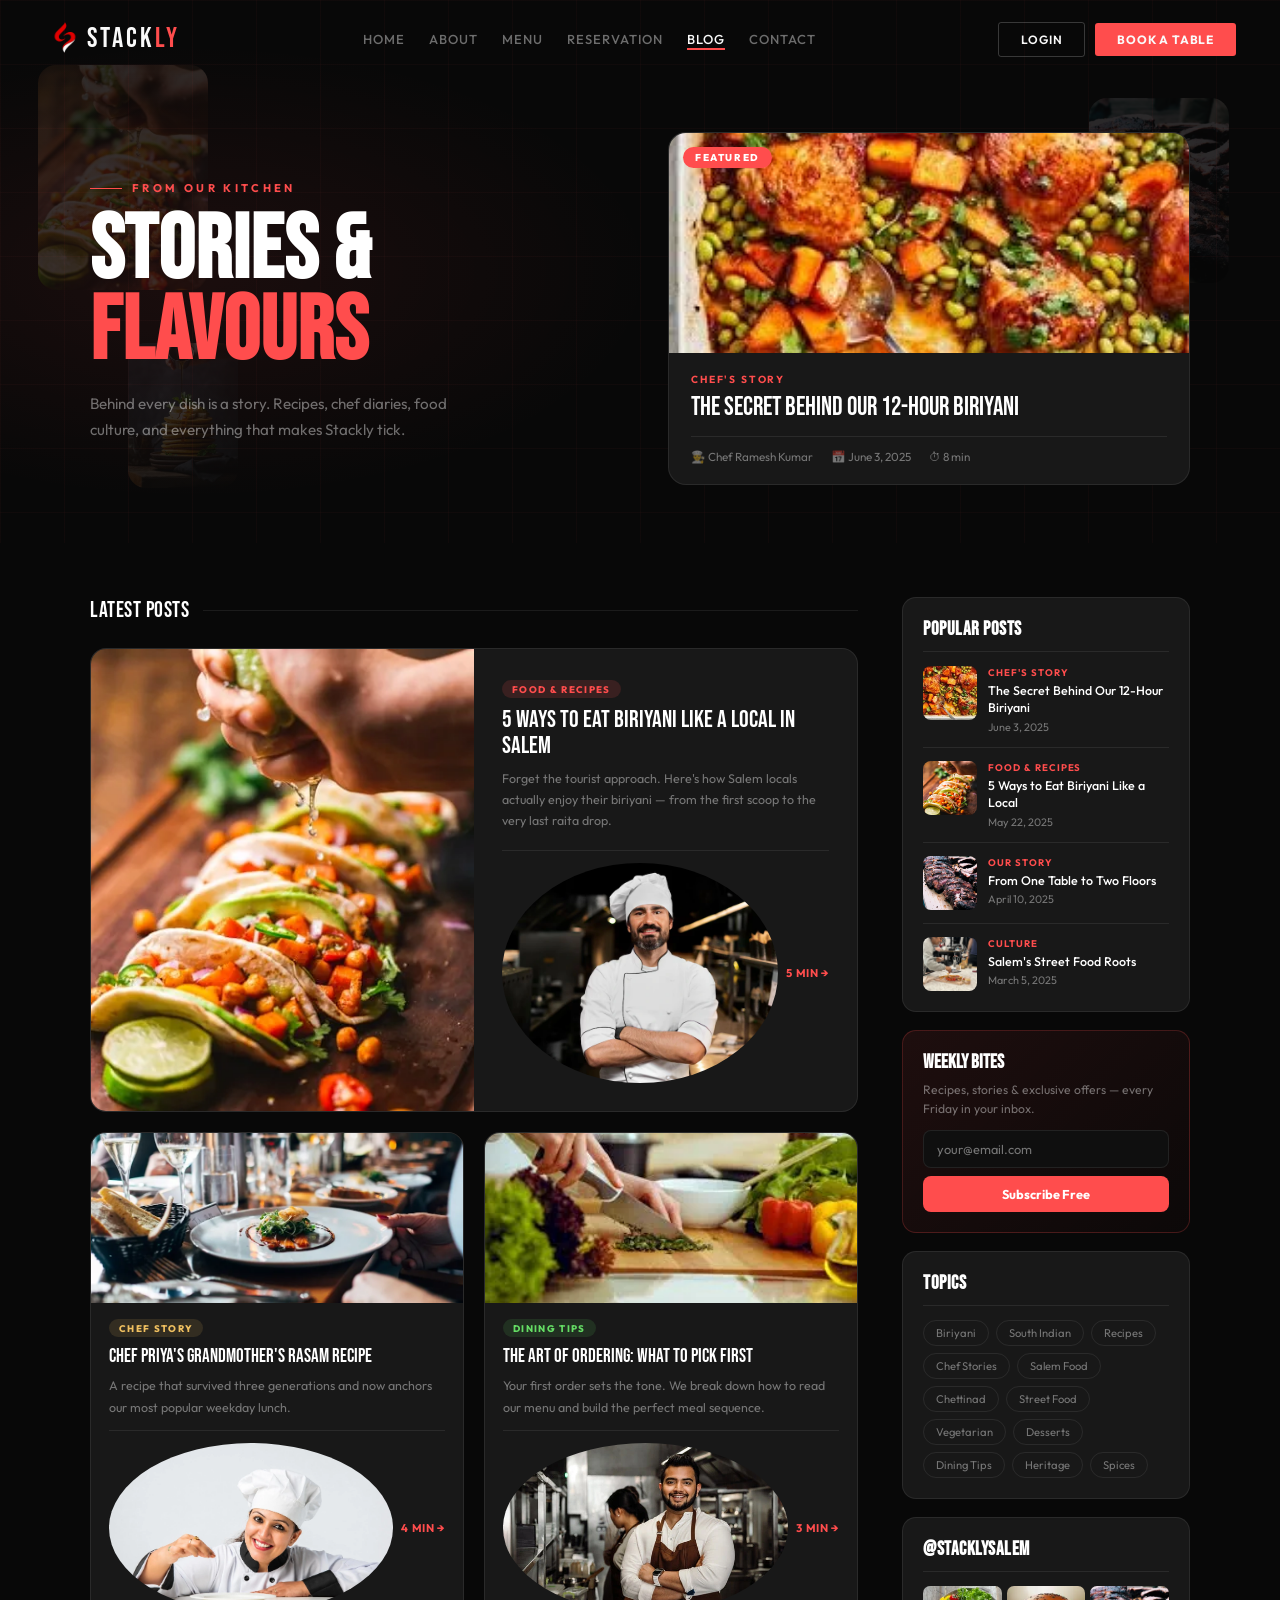
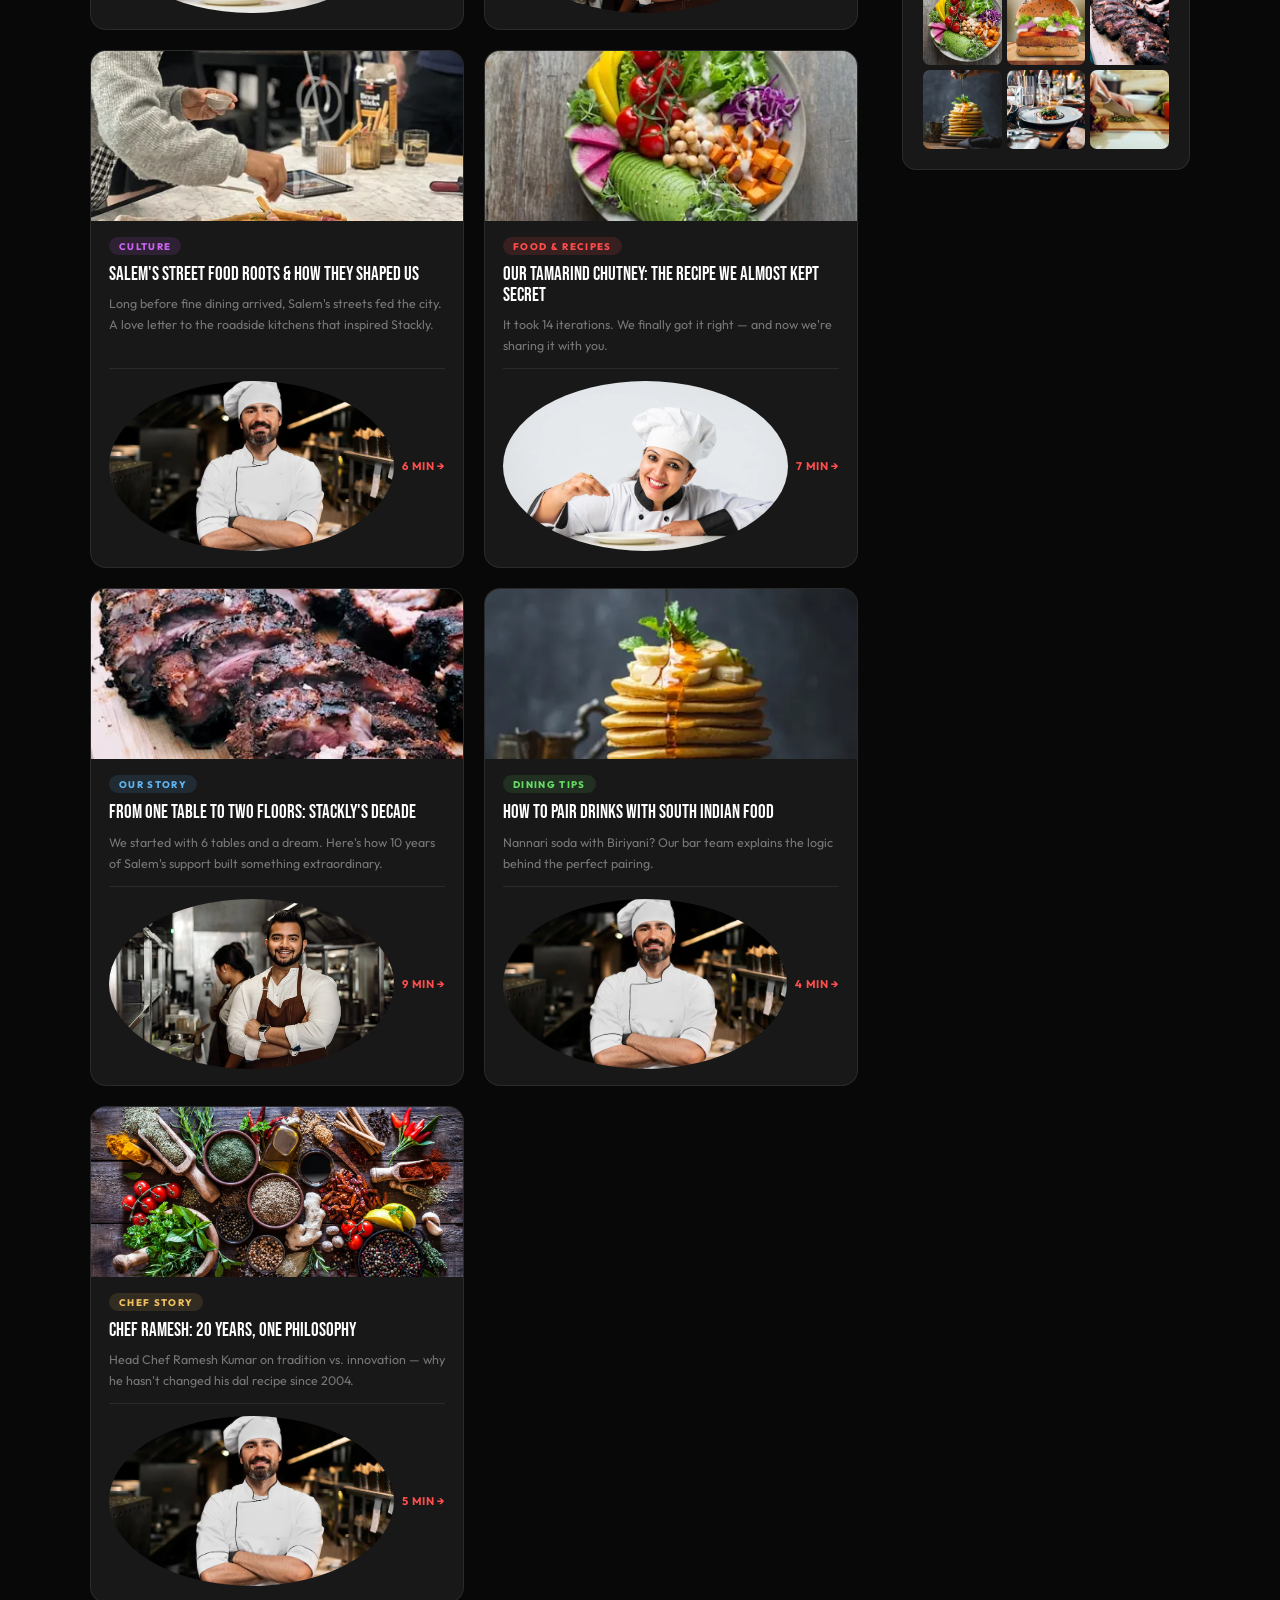
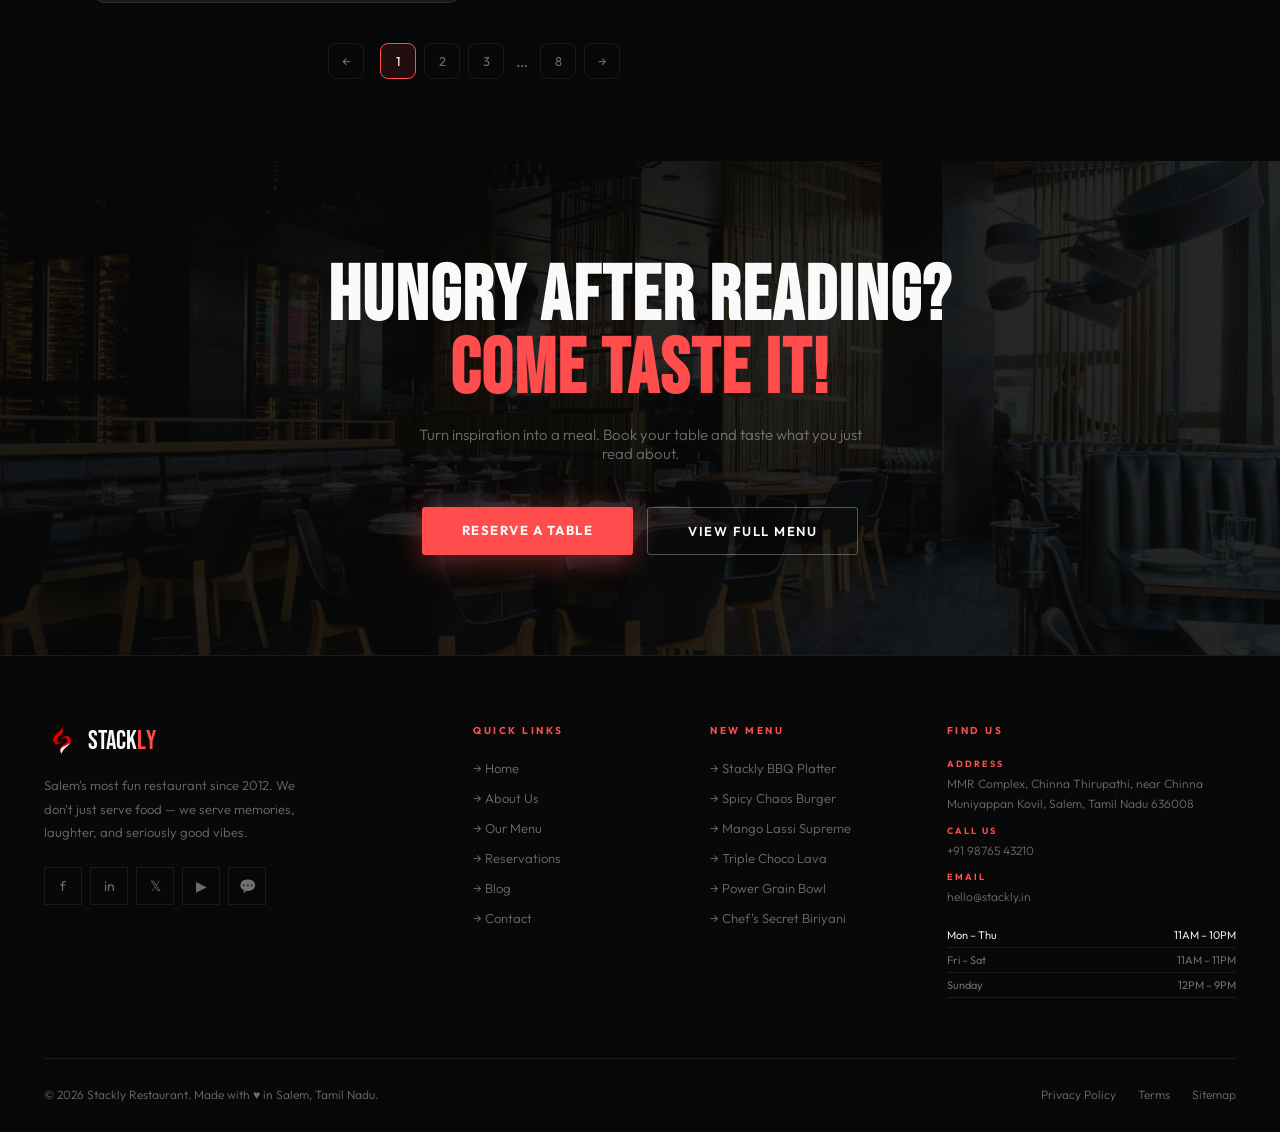
<file: blog.html>
<!DOCTYPE html>
<html lang="en">
<head>
<meta charset="UTF-8"/>
<meta name="viewport" content="width=device-width,initial-scale=1"/>
<title>Blog — Stackly</title>
<link rel="preconnect" href="https://fonts.googleapis.com"/>
<link rel="preconnect" href="https://fonts.gstatic.com" crossorigin/>
<link href="https://fonts.googleapis.com/css2?family=Bebas+Neue&family=Outfit:wght@300;400;500;600;700&display=swap" rel="stylesheet"/>
<link rel="stylesheet" href="./common.css"/>
<style>

header{position:fixed;top:0;left:0;right:0;z-index:990;padding:22px 60px;display:flex;align-items:center;justify-content:space-between;transition:all .35s;}
header.sc{background:rgba(8,8,8,.95);backdrop-filter:blur(14px);padding:14px 60px;border-bottom:1px solid var(--border2);}
.logo{display:flex;align-items:center;gap:1px;text-decoration:none;}
.logo-stack{color:var(--white);}
.logo-ly{color:var(--red);}

nav{display:flex;gap:32px;}
nav a{font-size:13px;font-weight:500;color:var(--muted);letter-spacing:1px;text-transform:uppercase;transition:color .25s;}
nav a:hover,nav a.act{color:var(--white);}
.nav-btns{display:flex;gap:10px;align-items:center;}
.btn-ghost:hover{border-color:var(--red);color:var(--red);}
.btn-red:hover{background:var(--red-lt);transform:translateY(-1px);}

/* ══ HERO ══ */
.blog-hero{
  background:var(--black);
  padding:140px 60px 64px;
  position:relative;overflow:hidden;
}
.blog-hero::before{
  content:'';position:absolute;inset:0;
  background:radial-gradient(ellipse 60% 70% at 15% 50%,rgba(255,77,77,.08) 0%,transparent 60%);
}
.blog-hero::after{
  content:'';position:absolute;inset:0;
  background-image:
    linear-gradient(rgba(255,77,77,.03) 1px,transparent 1px),
    linear-gradient(90deg,rgba(255,77,77,.03) 1px,transparent 1px);
  background-size:64px 64px;
}
.blog-hero-inner{
  max-width:1100px;margin:0 auto;
  position:relative;z-index:2;
  display:grid;grid-template-columns:1fr 1fr;
  gap:56px;align-items:center;
}
.bh-eyebrow{
  display:inline-flex;align-items:center;gap:10px;
  font-size:.7rem;font-weight:700;letter-spacing:.3em;text-transform:uppercase;
  color:var(--red);margin-bottom:16px;
}
.bh-eyebrow::before{content:'';width:32px;height:1px;background:var(--red);}
.blog-hero h1{
  font-family:'Bebas Neue',sans-serif;
  font-size:clamp(3.6rem,7vw,6.5rem);
  line-height:.9;color:#fff;margin-bottom:18px;letter-spacing:1px;
}
.blog-hero h1 em{color:var(--red);font-style:normal;display:block;}
.blog-hero-desc{font-size:.95rem;color:var(--muted);max-width:380px;line-height:1.75;}

/* featured card */
.feat-card{
  background:var(--card);border:1px solid var(--border2);
  border-radius:18px;overflow:hidden;
  text-decoration:none;display:block;
  transition:transform .3s,box-shadow .3s;
}
.feat-card:hover{transform:translateY(-5px);box-shadow:0 20px 50px rgba(255,77,77,.14);}
.feat-img-wrap{position:relative;overflow:hidden;}
.feat-card img{width:100%;height:220px;object-fit:cover;display:block;transition:transform .5s;}
.feat-card:hover img{transform:scale(1.05);}
.feat-ribbon{
  position:absolute;top:14px;left:14px;
  background:var(--red);color:#fff;
  font-size:.62rem;font-weight:800;letter-spacing:.16em;text-transform:uppercase;
  padding:4px 12px;border-radius:50px;
}
.feat-body{padding:20px 22px;}
.feat-cat{
  font-size:.64rem;font-weight:700;letter-spacing:.18em;
  text-transform:uppercase;color:var(--red);margin-bottom:8px;
}
.feat-title{
  font-family:'Bebas Neue',sans-serif;font-size:1.65rem;
  color:#fff;line-height:1.05;margin-bottom:14px;
}
.feat-foot{
  display:flex;align-items:center;gap:18px;
  padding-top:12px;border-top:1px solid var(--border2);
  font-size:.73rem;color:var(--muted);
}
.feat-foot span{display:flex;align-items:center;gap:5px;}

/* ══ MAIN ══ */
.blog-main{
  background:var(--black);
  padding:60px 60px 96px;
}
.blog-main-inner{
  max-width:1100px;margin:0 auto;
  display:grid;grid-template-columns:1fr 288px;
  gap:44px;align-items:start;
}

/* section heading */
.sec-heading{
  font-family:'Bebas Neue',sans-serif;font-size:1.4rem;
  color:#fff;letter-spacing:.5px;margin-bottom:24px;
  display:flex;align-items:center;gap:14px;
}
.sec-heading::after{content:'';flex:1;height:1px;background:var(--border2);}

/* ══ POST CARDS ══ */
.posts-grid{
  display:grid;
  grid-template-columns:repeat(2,1fr);
  gap:20px;
}

/* wide card — spans both columns */
.pc.wide{
  grid-column:1 / -1;
  display:grid;
  grid-template-columns:1fr 1fr;
  border-radius:16px;
  overflow:hidden;
  background:var(--card);
  border:1px solid var(--border2);
  text-decoration:none;
  transition:transform .3s,box-shadow .3s,border-color .3s;
}
.pc.wide:hover{
  transform:translateY(-4px);
  box-shadow:0 18px 44px rgba(0,0,0,.55);
  border-color:rgba(255,77,77,.3);
}
.pc.wide .pc-img-wrap{overflow:hidden;}
.pc.wide img{width:100%;height:100%;min-height:220px;object-fit:cover;display:block;transition:transform .45s;}
.pc.wide:hover img{transform:scale(1.05);}
.pc.wide .pc-body{
  padding:28px 28px;
  display:flex;flex-direction:column;justify-content:space-between;
}
.pc.wide .pc-title{font-size:1.5rem;}

/* normal card */
.pc{
  background:var(--card);border:1px solid var(--border2);
  border-radius:16px;overflow:hidden;
  text-decoration:none;display:flex;flex-direction:column;
  transition:transform .3s,box-shadow .3s,border-color .3s;
}
.pc:not(.wide):hover{
  transform:translateY(-4px);
  box-shadow:0 16px 40px rgba(0,0,0,.5);
  border-color:rgba(255,77,77,.28);
}
.pc:not(.wide) .pc-img-wrap{overflow:hidden;}
.pc:not(.wide) img{
  width:100%;height:170px;min-height:170px;
  object-fit:cover;display:block;
  transition:transform .45s;
}
.pc:not(.wide):hover img{transform:scale(1.05);}
.pc:not(.wide) .pc-body{
  padding:16px 18px;
  display:flex;flex-direction:column;
  flex:1;
}

/* shared body parts */
.pc-tag{
  display:inline-block;font-size:.6rem;font-weight:800;
  letter-spacing:.14em;text-transform:uppercase;
  padding:3px 10px;border-radius:50px;margin-bottom:9px;
  width:fit-content;
}
.pc-tag.food  {background:rgba(255,77,77,.14);color:var(--red);}
.pc-tag.story {background:rgba(96,180,240,.12);color:#60b4f0;}
.pc-tag.tips  {background:rgba(100,220,100,.12);color:#64dc64;}
.pc-tag.chef  {background:rgba(240,192,96,.12); color:#f0c060;}
.pc-tag.culture{background:rgba(200,100,240,.12);color:#c864f0;}

.pc-title{
  font-family:'Bebas Neue',sans-serif;
  font-size:1.2rem;color:#fff;line-height:1.1;margin-bottom:8px;
}
.pc-excerpt{
  font-size:.78rem;color:var(--muted);line-height:1.7;
  margin-bottom:0;flex:1;min-height:0;
  display:-webkit-box;
  -webkit-line-clamp:3;
  -webkit-box-orient:vertical;overflow:hidden;
}

/* author row */
.pc-foot{
  display:flex;align-items:center;justify-content:space-between;
  margin-top:12px;padding-top:12px;
  border-top:1px solid var(--border2);
  flex-shrink:0;
  gap:8px;
}
.pc-author{
  display:flex;align-items:center;gap:8px;
  min-width:0;overflow:hidden;
}
.pc-av{
  width:24px;height:24px;
  border-radius:50%;object-fit:cover;
  flex-shrink:0;display:block;
}
.pc-author-name{
  font-size:.75rem;color:var(--muted);
  font-family:'Outfit',sans-serif;
  white-space:nowrap;overflow:hidden;text-overflow:ellipsis;
}
.pc-read{
  font-size:.7rem;color:var(--red);
  font-weight:700;letter-spacing:.06em;
  text-transform:uppercase;white-space:nowrap;
  flex-shrink:0;
}

/* pagination */
.pagination{
  display:flex;align-items:center;gap:8px;
  margin-top:40px;justify-content:center;
}
.pg-btn{
  width:36px;height:36px;border-radius:8px;
  border:1px solid var(--border2);
  display:flex;align-items:center;justify-content:center;
  font-size:.8rem;color:var(--muted);cursor:pointer;
  font-family:'Outfit',sans-serif;background:transparent;
  transition:all .2s;
}
.pg-btn.on,.pg-btn:hover{
  border-color:var(--red);color:#fff;
  background:rgba(255,77,77,.1);
}

/* ══ SIDEBAR ══ */
.blog-sidebar{display:flex;flex-direction:column;gap:18px;}

.sb-box{
  background:var(--card);border:1px solid var(--border2);
  border-radius:14px;padding:20px;
}
.sb-box h3{
  font-family:'Bebas Neue',sans-serif;font-size:1.2rem;
  color:#fff;letter-spacing:.5px;
  margin-bottom:14px;padding-bottom:10px;
  border-bottom:1px solid var(--border2);
}

/* popular */
.pop-item{
  display:flex;gap:11px;align-items:flex-start;
  margin-bottom:13px;text-decoration:none;
  padding-bottom:13px;border-bottom:1px solid var(--border2);
}
.pop-item:last-child{margin-bottom:0;padding-bottom:0;border-bottom:none;}
.pop-thumb{
  width:54px;height:54px;border-radius:8px;
  object-fit:cover;flex-shrink:0;display:block;
}
.pop-cat{font-size:.6rem;color:var(--red);font-weight:700;letter-spacing:.1em;text-transform:uppercase;margin-bottom:4px;}
.pop-title{font-size:.78rem;color:#fff;line-height:1.4;font-weight:500;}
.pop-date{font-size:.68rem;color:var(--muted);margin-top:3px;}

/* newsletter */
.sb-nl{
  background:linear-gradient(135deg,rgba(255,77,77,.09),rgba(255,77,77,.02));
  border:1px solid rgba(255,77,77,.22);
  border-radius:14px;padding:20px;
}
.sb-nl h3{
  font-family:'Bebas Neue',sans-serif;font-size:1.2rem;
  color:#fff;margin-bottom:6px;
}
.sb-nl p{font-size:.76rem;color:var(--muted);line-height:1.6;margin-bottom:12px;}
.sb-nl input{
  width:100%;box-sizing:border-box;
  background:var(--dark);border:1px solid var(--border2);
  border-radius:8px;padding:10px 13px;
  color:#fff;font-family:'Outfit',sans-serif;font-size:.8rem;
  outline:none;margin-bottom:8px;transition:border .2s;
}
.sb-nl input:focus{border-color:var(--red);}
.sb-nl button{
  width:100%;padding:10px;border-radius:8px;
  background:var(--red);border:none;
  color:#fff;font-family:'Outfit',sans-serif;
  font-size:.8rem;font-weight:700;cursor:pointer;transition:all .2s;
}
.sb-nl button:hover{background:#ff3333;}

/* tags */
.tags{display:flex;flex-wrap:wrap;gap:7px;}
.tag{
  padding:5px 12px;border-radius:50px;
  border:1px solid var(--border2);
  font-size:.7rem;color:var(--muted);
  cursor:pointer;transition:all .2s;
}
.tag:hover{border-color:var(--red);color:#fff;}

/* instagram */
.ig-grid{display:grid;grid-template-columns:repeat(3,1fr);gap:5px;}
.ig-img{
  aspect-ratio:1;border-radius:7px;
  object-fit:cover;width:100%;
  transition:opacity .2s;display:block;
}
.ig-img:hover{opacity:.65;}

/* ============================================================
   RESPONSIVE — BLOG PAGE (ALL BREAKPOINTS)
   ============================================================ */

/* 1536px — Large desktops / 4K scaled */
@media (max-width: 1536px) {
  header { padding: 20px 50px; }
  header.sc { padding: 13px 50px; }
  .blog-hero { padding: 136px 50px 60px; }
  .blog-main { padding: 56px 50px 86px; }
}

/* 1280px — Standard desktop */
@media (max-width: 1280px) {
  header { padding: 18px 44px; }
  header.sc { padding: 12px 44px; }
  nav { gap: 24px; }
  .blog-hero { padding: 132px 44px 58px; }
  .blog-main { padding: 54px 44px 82px; }
}

/* 1024px — Small desktop / large tablet landscape */
@media (max-width: 1024px) {
  header { padding: 18px 40px; }
  header.sc { padding: 12px 40px; }
  .blog-hero { padding: 130px 40px 56px; }
  .blog-main { padding: 52px 40px 80px; }
}

/* 900px — Tablet portrait wide (nav collapses) */
@media (max-width: 900px) {
  header { padding: 18px 32px; }
  header.sc { padding: 12px 32px; }
  nav, .nav-btns { display: none !important; }
  .ham { display: flex !important; }
  .blog-hero { padding: 120px 32px 52px; }
  .blog-main { padding: 48px 32px 72px; }
  .blog-hero-inner { grid-template-columns: 1fr; gap: 32px; }
  .feat-card { max-width: 520px; }
  .blog-main-inner { grid-template-columns: 1fr; gap: 36px; }
}

/* 768px — Tablet portrait / large phone landscape */
@media (max-width: 768px) {
  header { padding: 14px 20px; background: rgba(8,8,8,.97); backdrop-filter: blur(12px); border-bottom: 1px solid var(--border); }
  header.sc { padding: 14px 20px; }
  .blog-hero { padding: 108px 20px 48px; }
  .blog-main { padding: 40px 20px 64px; }
  .blog-hero-inner { grid-template-columns: 1fr; }
  .feat-card { max-width: 100%; }
  .blog-main-inner { grid-template-columns: 1fr; }
  .posts-grid { gap: 16px; }
  .blog-sidebar { margin-top: 8px; }
}

/* 640px — Large phone portrait */
@media (max-width: 640px) {
  .blog-hero { padding: 96px 20px 44px; }
  .blog-main { padding: 36px 20px 56px; }
  .posts-grid { grid-template-columns: 1fr; }
  .pc.wide { grid-template-columns: 1fr; }
  .pc.wide img { min-height: 200px; }
  .pc.wide .pc-body { padding: 20px 18px; }
  .posts-grid { gap: 14px; }
}

/* 480px — Standard phone portrait */
@media (max-width: 480px) {
  .blog-hero { padding: 90px 16px 40px; }
  .blog-main { padding: 32px 16px 48px; }
  .blog-hero h1 { font-size: clamp(2.6rem, 10vw, 3.6rem); }
  .blog-hero-desc { font-size: .88rem; }
  .feat-card img { height: 190px; }
  .pc:not(.wide) img { height: 150px; }
  .sb-box { padding: 16px; }
}

/* 425px — Large phone portrait */
@media (max-width: 425px) {
  .blog-hero { padding: 88px 15px 38px; }
  .blog-main { padding: 30px 15px 46px; }
  .feat-card img { height: 180px; }
  .pc:not(.wide) img { height: 145px; }
}

/* 375px — iPhone SE / small phones */
@media (max-width: 375px) {
  .blog-hero { padding: 86px 14px 36px; }
  .blog-main { padding: 28px 14px 44px; }
  .blog-hero h1 { font-size: clamp(2.2rem, 10vw, 3rem); }
  .feat-card img { height: 170px; }
  .pc:not(.wide) img { height: 140px; }
  .feat-title { font-size: 1.4rem; }
  .pc-title { font-size: 1.05rem; }
  .sb-box { padding: 14px; }
  .sb-box h3 { font-size: 1.05rem; }
  .pop-thumb { width: 46px; height: 46px; }
  .ig-grid { grid-template-columns: repeat(3, 1fr); gap: 4px; }
}

/* 320px — Very small phones */
@media (max-width: 320px) {
  .blog-hero { padding: 82px 12px 32px; }
  .blog-main { padding: 24px 12px 40px; }
  .blog-hero h1 { font-size: 2rem; letter-spacing: .5px; }
  .feat-card img { height: 150px; }
  .pc:not(.wide) img { height: 130px; }
  .feat-body { padding: 14px 16px; }
  .pc:not(.wide) .pc-body { padding: 12px 14px; }
  .pc-title { font-size: .95rem; }
  .pg-btn { width: 30px; height: 30px; font-size: .7rem; }
  .sb-box { padding: 12px; }
}

/* Accessibility — respect reduced-motion preference */
@media (prefers-reduced-motion: reduce) {
  *, *::before, *::after { animation: none !important; transition: none !important; }
}
</style>
</head>
<body>



<header id="hdr">
  <a href="./index.html" class="logo"><img src="./assets/stackly logo.webp" alt="Stackly Logo" class="logo-img"><span class="logo-text"><span class="logo-stack">STACK</span><span class="logo-ly">LY</span></span></a>
  <nav>
    <a href="./index.html" class="active">Home</a>
    <a href="./about.html">About</a>
    <a href="./menu.html">Menu</a>
    <a href="./reservation.html">Reservation</a>
    <a href="./blog.html">Blog</a>
    <a href="./contact.html">Contact</a>
  </nav>
  <div class="nav-btns">
    <a href="./login.html" class="btn-ghost">Login</a>
    <a href="./404page.html" class="btn-red">Book a Table</a>
  </div>
  <button class="ham" id="ham"><span></span><span></span><span></span></button>
</header>

<div class="mob" id="mm">
  <button class="mob-close" id="mm-close" aria-label="Close menu">✕</button>
  <a href="./index.html" onclick="cm()">HOME</a>
  <a href="./about.html" onclick="cm()">ABOUT</a>
  <a href="./menu.html" onclick="cm()">MENU</a>
  <a href="./reservation.html" onclick="cm()">RESERVATION</a>
  <a href="./blog.html" onclick="cm()">BLOG</a>
  <a href="./contact.html" onclick="cm()">CONTACT</a>
  <div class="mob-btns">
    <a href="./login.html" class="btn-ghost" onclick="cm()">Login</a>
    <a href="./404page.html" class="btn-red" onclick="cm()">Book a Table</a>
  </div>
</div>

<!-- HERO -->
<section class="blog-hero">
  <img class="hero-float-img hfi1" src="./assets/spicy stack.webp" alt="">
  <img class="hero-float-img hfi2" src="./assets/BBQ.webp" alt="">
  <img class="hero-float-img hfi3" src="./assets/pancakes.webp" alt="">
  <img class="hero-float-img hfi4" src="./assets/bowl.webp" alt="">
  <div class="blog-hero-inner">
    <div>
      <div class="bh-eyebrow">From Our Kitchen</div>
      <h1>Stories &amp;<em>Flavours</em></h1>
      <p class="blog-hero-desc">Behind every dish is a story. Recipes, chef diaries, food culture, and everything that makes Stackly tick.</p>
    </div>
    <a href="#" class="feat-card fade-up">
      <div class="feat-img-wrap">
        <img src="./assets/Recepies.webp" alt="Featured Post"/>
        <span class="feat-ribbon">Featured</span>
      </div>
      <div class="feat-body">
        <div class="feat-cat">Chef's Story</div>
        <div class="feat-title">The Secret Behind Our 12-Hour Biriyani</div>
        <div class="feat-foot">
          <span>👨‍🍳 Chef Ramesh Kumar</span>
          <span>📅 June 3, 2025</span>
          <span>⏱ 8 min</span>
        </div>
      </div>
    </a>
  </div>
</section>

<!-- MAIN -->
<div class="blog-main">
  <div class="blog-main-inner">

    <!-- POSTS -->
    <div>
      <div class="sec-heading">Latest Posts</div>
      <div class="posts-grid">

        <!-- Wide card -->
        <a href="./404page.html" class="pc wide fade-up">
          <div class="pc-img-wrap">
            <img src="./assets/spicy stack.webp" alt=""/>
          </div>
          <div class="pc-body">
            <div>
              <span class="pc-tag food">Food &amp; Recipes</span>
              <div class="pc-title">5 Ways to Eat Biriyani Like a Local in Salem</div>
              <div class="pc-excerpt" >Forget the tourist approach. Here's how Salem locals actually enjoy their biriyani — from the first scoop to the very last raita drop.</div>
            </div>
            <div class="pc-foot">
              <div class="pc-author">
                <img class="pc-av" src="./assets/arjun.webp" alt=""/>
                <span class="pc-author-name">Arjun Menon</span>
              </div>
              <span class="pc-read">5 min →</span>
            </div>
          </div>
        </a>

        <!-- Card 2 -->
        <a href="./404page.html" class="pc fade-up">
          <div class="pc-img-wrap"><img src="./assets/interior.webp" alt=""/></div>
          <div class="pc-body">
            <span class="pc-tag chef">Chef Story</span>
            <div class="pc-title">Chef Priya's Grandmother's Rasam Recipe</div>
            <div class="pc-excerpt">A recipe that survived three generations and now anchors our most popular weekday lunch.</div>
            <div class="pc-foot">
              <div class="pc-author">
                <img class="pc-av" src="./assets/priya.webp" alt=""/>
                <span class="pc-author-name">Priya Nair</span>
              </div>
              <span class="pc-read">4 min →</span>
            </div>
          </div>
        </a>

        <!-- Card 3 -->
        <a href="./404page.html" class="pc fade-up">
          <div class="pc-img-wrap"><img src="./assets/tips.webp" alt=""/></div>
          <div class="pc-body">
            <span class="pc-tag tips">Dining Tips</span>
            <div class="pc-title">The Art of Ordering: What to Pick First</div>
            <div class="pc-excerpt">Your first order sets the tone. We break down how to read our menu and build the perfect meal sequence.</div>
            <div class="pc-foot">
              <div class="pc-author">
                <img class="pc-av" src="./assets/ravi.webp" alt=""/>
                <span class="pc-author-name">Vikram Das</span>
                
              </div>
              <span class="pc-read">3 min →</span>
            </div>
          </div>
        </a>

        <!-- Card 4 -->
        <a href="./404page.html" class="pc fade-up">
          <div class="pc-img-wrap"><img src="./assets/behind the scene.webp" alt=""/></div>
          <div class="pc-body">
            <span class="pc-tag culture">Culture</span>
            <div class="pc-title">Salem's Street Food Roots &amp; How They Shaped Us</div>
            <div class="pc-excerpt">Long before fine dining arrived, Salem's streets fed the city. A love letter to the roadside kitchens that inspired Stackly.</div>
            <div class="pc-foot">
              <div class="pc-author">
                <img class="pc-av" src="./assets/arjun.webp" alt=""/>
                <span class="pc-author-name">Arjun Menon</span>
              </div>
              <span class="pc-read">6 min →</span>
            </div>
          </div>
        </a>

        <!-- Card 5 -->
        <a href="./404page.html" class="pc fade-up">
          <div class="pc-img-wrap"><img src="./assets/bowl.webp" alt=""/></div>
          <div class="pc-body">
            <span class="pc-tag food">Food &amp; Recipes</span>
            <div class="pc-title">Our Tamarind Chutney: The Recipe We Almost Kept Secret</div>
            <div class="pc-excerpt">It took 14 iterations. We finally got it right — and now we're sharing it with you.</div>
            <div class="pc-foot">
              <div class="pc-author">
                <img class="pc-av" src="./assets/priya.webp" alt=""/>
                <span class="pc-author-name">Priya Nair</span>
              </div>
              <span class="pc-read">7 min →</span>
            </div>
          </div>
        </a>

        <!-- Card 6 -->
        <a href="./404page.html" class="pc fade-up">
          <div class="pc-img-wrap"><img src="./assets/BBQ.webp" alt=""/></div>
          <div class="pc-body">
            <span class="pc-tag story">Our Story</span>
            <div class="pc-title">From One Table to Two Floors: Stackly's Decade</div>
            <div class="pc-excerpt">We started with 6 tables and a dream. Here's how 10 years of Salem's support built something extraordinary.</div>
            <div class="pc-foot">
              <div class="pc-author">
                <img class="pc-av" src="./assets/ravi.webp" alt=""/>
                <span class="pc-author-name">Vikram Das</span>
              </div>
              <span class="pc-read">9 min →</span>
            </div>
          </div>
        </a>

        <!-- Card 7 -->
        <a href="./404page.html" class="pc fade-up">
          <div class="pc-img-wrap"><img src="./assets/pancakes.webp" alt=""/></div>
          <div class="pc-body">
            <span class="pc-tag tips">Dining Tips</span>
            <div class="pc-title">How to Pair Drinks with South Indian Food</div>
            <div class="pc-excerpt">Nannari soda with Biriyani? Our bar team explains the logic behind the perfect pairing.</div>
            <div class="pc-foot">
              <div class="pc-author">
                <img class="pc-av" src="./assets/arjun.webp" alt=""/>
                <span class="pc-author-name">Arjun Menon</span>
              </div>
              <span class="pc-read">4 min →</span>
            </div>
          </div>
        </a>

        <!-- Card 8 -->
        <a href="./404page.html" class="pc fade-up">
          <div class="pc-img-wrap"><img src="./assets/ingredients.webp" alt=""/></div>
          <div class="pc-body">
            <span class="pc-tag chef">Chef Story</span>
            <div class="pc-title">Chef Ramesh: 20 Years, One Philosophy</div>
            <div class="pc-excerpt">Head Chef Ramesh Kumar on tradition vs. innovation — why he hasn't changed his dal recipe since 2004.</div>
            <div class="pc-foot">
              <div class="pc-author">
                <img class="pc-av" src="./assets/arjun.webp" alt=""/>
                <span class="pc-author-name">Ramesh Kumar</span>
              </div>
              <span class="pc-read">5 min →</span>
            </div>
          </div>
        </a>

      </div><!-- /posts-grid -->

      <div class="pagination">
        <a href="./404page.html"> <button class="pg-btn">←</button></a>
        <a href="./404page.html"></a><button class="pg-btn on">1</button></a>
        <a href="./404page.html"><button class="pg-btn">2</button></a>
        <a href="./404page.html"><button class="pg-btn">3</button></a>
         <span style="color:var(--muted);padding:0 4px;">…</span>
        <a href="./404page.html"><button class="pg-btn">8</button></a>
        <a href="./404page.html"><button class="pg-btn">→</button></a>
      </div>
    </div>

    <!-- SIDEBAR -->
    <aside class="blog-sidebar">

      <div class="sb-box fade-up">
        <h3>Popular Posts</h3>
        <a href="./404page.html" class="pop-item">
          <img class="pop-thumb" src="./assets/Recepies.webp" alt=""/>
          <div>
            <div class="pop-cat">Chef's Story</div>
            <div class="pop-title">The Secret Behind Our 12-Hour Biriyani</div>
            <div class="pop-date">June 3, 2025</div>
          </div>
        </a>
        <a href="./" class="pop-item">
          <img class="pop-thumb" src="./assets/spicy stack.webp" alt=""/>
          <div>
            <div class="pop-cat">Food &amp; Recipes</div>
            <div class="pop-title">5 Ways to Eat Biriyani Like a Local</div>
            <div class="pop-date">May 22, 2025</div>
          </div>
        </a>
        <a href="./404page.html" class="pop-item">
          <img class="pop-thumb" src="./assets/BBQ.webp" alt=""/>
          <div>
            <div class="pop-cat">Our Story</div>
            <div class="pop-title">From One Table to Two Floors</div>
            <div class="pop-date">April 10, 2025</div>
          </div>
        </a>
        <a href="./404page.html" class="pop-item">
          <img class="pop-thumb" src="./assets/behind the scene.webp" alt=""/>
          <div>
            <div class="pop-cat">Culture</div>
            <div class="pop-title">Salem's Street Food Roots</div>
            <div class="pop-date">March 5, 2025</div>
          </div>
        </a>
      </div>

      <div class="sb-nl fade-up">
        <h3>Weekly Bites</h3>
        <p>Recipes, stories &amp; exclusive offers — every Friday in your inbox.</p>
        <input type="email" id="wbEmail" placeholder="your@email.com"/>
        <div id="wbErr" style="display:none;color:var(--red);font-size:.72rem;margin-bottom:8px;">Please enter a valid email address.</div>
        <button onclick="wbSubscribe()">Subscribe Free</button>
      </div>

      <div class="sb-box fade-up">
        <h3>Topics</h3>
        <div class="tags">
          <span class="tag" onclick="location.href='./404page.html'">Biriyani</span>
          <span class="tag" onclick="location.href='./404page.html'">South Indian</span>
          <span class="tag" onclick="location.href='./404page.html'">Recipes</span>
          <span class="tag" onclick="location.href='./404page.html'">Chef Stories</span>
          <span class="tag" onclick="location.href='./404page.html'">Salem Food</span>
          <span class="tag" onclick="location.href='./404page.html'">Chettinad</span>
          <span class="tag" onclick="location.href='./404page.html'">Street Food</span>
          <span class="tag" onclick="location.href='./404page.html'">Vegetarian</span>
          <span class="tag" onclick="location.href='./404page.html'">Desserts</span>
          <span class="tag" onclick="location.href='./404page.html'">Dining Tips</span>
          <span class="tag" onclick="location.href='./404page.html'">Heritage</span>
          <span class="tag" onclick="location.href='./404page.html'">Spices</span>
        </div>
      </div>

      <div class="sb-box fade-up">
        <h3>@StacklySalem</h3>
        <div class="ig-grid">
          <img class="ig-img" src="./assets/bowl.webp" alt=""/>
          <img class="ig-img" src="./assets/Spicy Stack Burger.webp" alt=""/>
          <img class="ig-img" src="./assets/BBQ.webp" alt=""/>
          <img class="ig-img" src="./assets/pancakes.webp" alt=""/>
          <img class="ig-img" src="./assets/interior.webp" alt=""/>
          <img class="ig-img" src="./assets/tips.webp" alt=""/>
        </div>
      </div>

    </aside>
  </div>
</div>

<!-- CTA -->
<div class="cta">
  <div class="cta-bg"></div>
  <div class="cta-inner">
    <h2 class="fade-up">HUNGRY AFTER READING?<span>COME TASTE IT!</span></h2>
    <p class="fade-up">Turn inspiration into a meal. Book your table and taste what you just read about.</p>
    <div class="cta-btns fade-up">
      <a href="./404page.html" class="btn-primary">Reserve a Table</a>
      <a href="./404page.html" class="btn-outline">View Full Menu</a>
    </div>
  </div>
</div>

<!-- FOOTER -->
<footer id="footer">
  <div class="fg-grid">
    <div>
<div class="fl-logo">
  <img src="./assets/stackly logo.webp" alt="Stackly" class="fl-logo-img">
  <span style="display:flex;"><span class="fl-stack">STACK</span><span class="fl-ly">LY</span></span>
</div>
      <p class="fl-desc">Salem's most fun restaurant since 2012. We don't just serve food — we serve memories, laughter, and seriously good vibes.</p>
      <div class="fl-socs">
        <a href="./404page.html" class="fl-soc">f</a><a href="./404page.html" class="fl-soc">in</a>
        <a href="./404page.html" class="fl-soc">𝕏</a><a href="./404page.html" class="fl-soc">▶</a><a href="./404page.html" class="fl-soc">💬</a>
      </div>
    </div>
    <div class="fc">
      <h4>Quick Links</h4>
      <ul>
        <li><a href="./index.html">→ Home</a></li><li><a href="./about.html">→ About Us</a></li>
        <li><a href="./menu.html">→ Our Menu</a></li><li><a href="./reservation.html">→ Reservations</a></li>
        <li><a href="./blog.html">→ Blog</a></li><li><a href="./contact.html">→ Contact</a></li>
      </ul>
    </div>
    <div class="fc">
      <h4>New Menu</h4>
      <ul>
        <li><a href="./404page.html">→ Stackly BBQ Platter</a></li><li><a href="./404page.html">→ Spicy Chaos Burger</a></li>
        <li><a href="./404page.html">→ Mango Lassi Supreme</a></li><li><a href="./404page.html">→ Triple Choco Lava</a></li>
        <li><a href="./404page.html">→ Power Grain Bowl</a></li><li><a href="./404page.html">→ Chef's Secret Biriyani</a></li>
      </ul>
    </div>
    <div class="fc">
      <h4>Find Us</h4>
      <div class="fc-inf"><strong>Address</strong>MMR Complex, Chinna Thirupathi, near Chinna Muniyappan Kovil, Salem, Tamil Nadu 636008</div>
      <div class="fc-inf"><strong>Call Us</strong>+91 98765 43210</div>
      <div class="fc-inf"><strong>Email</strong>hello@stackly.in</div>
      <div class="fc-hrs">
        <div class="fc-hr"><span>Mon – Thu</span><span>11AM – 10PM</span></div>
        <div class="fc-hr"><span>Fri – Sat</span><span>11AM – 11PM</span></div>
        <div class="fc-hr"><span>Sunday</span><span>12PM – 9PM</span></div>
      </div>
    </div>
  </div>
  <div class="ftr-btm">
    <div class="ftr-copy">© 2026 Stackly Restaurant. Made with ♥ in Salem, Tamil Nadu.</div>
    <div class="ftr-links"><a href="./404page.html">Privacy Policy</a><a href="./404page.html">Terms</a><a href="./404page.html">Sitemap</a></div>
  </div>
</footer>

<script>
function wbSubscribe(){
  var input = document.getElementById('wbEmail');
  var errEl = document.getElementById('wbErr');
  var emailReg = /^[^\s@]+@[^\s@]+\.[^\s@]+$/;
  if(!input.value.trim() || !emailReg.test(input.value.trim())){
    errEl.style.display='block';
    input.style.borderColor='var(--red)';
    return;
  }
  errEl.style.display='none';
  input.style.borderColor='';
  window.location.href='./404page.html';
}
</script>
<script src="./common.js"></script>
</body>
</html>
</file>
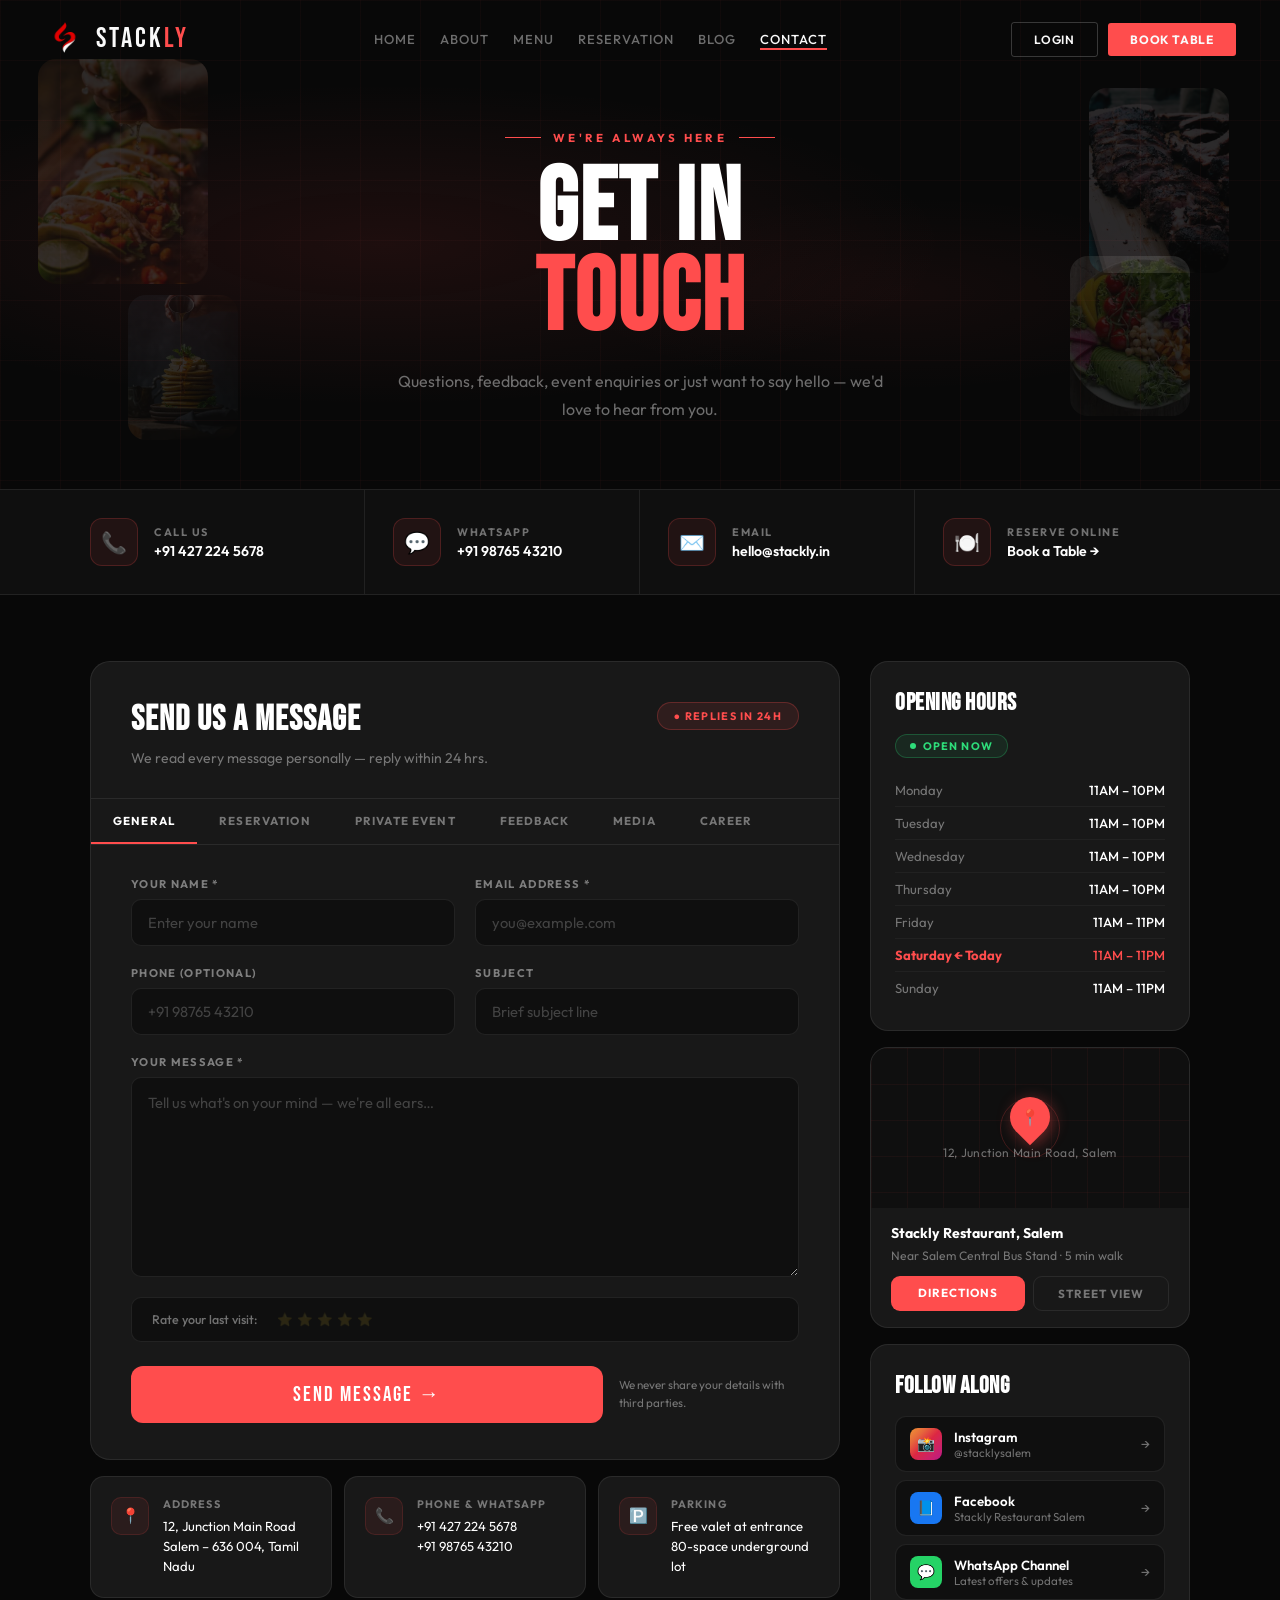
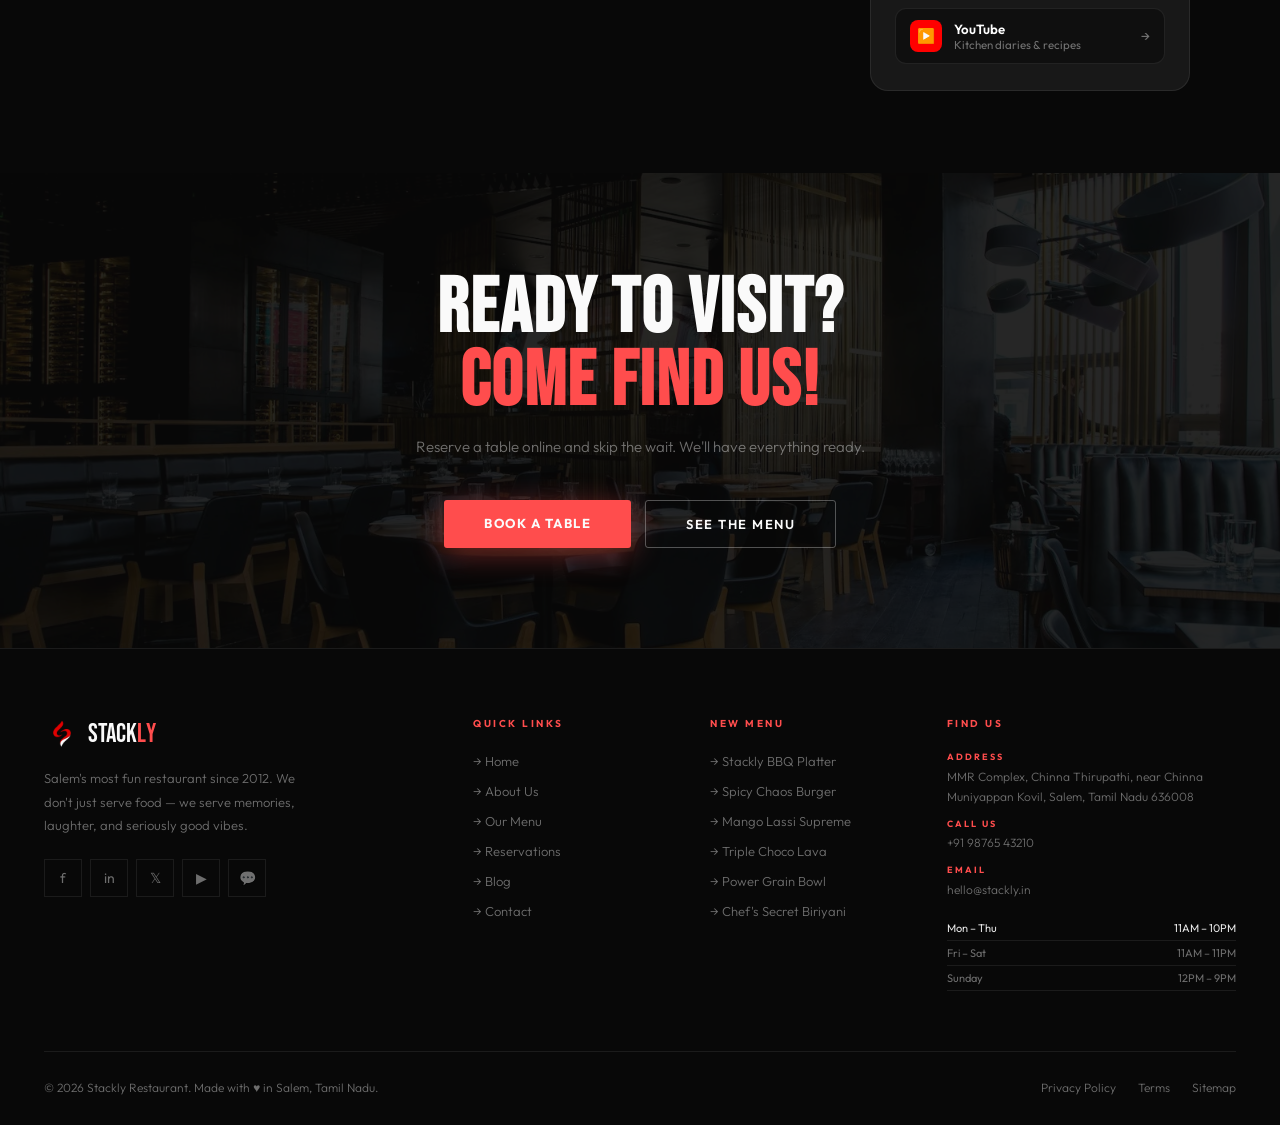
<file: contact.html>
<!DOCTYPE html>
<html lang="en">
<head>
<meta charset="UTF-8"/>
<meta name="viewport" content="width=device-width,initial-scale=1"/>
<title>Contact — Stackly</title>
<link rel="preconnect" href="https://fonts.googleapis.com"/>
<link rel="preconnect" href="https://fonts.gstatic.com" crossorigin/>
<link href="https://fonts.googleapis.com/css2?family=Bebas+Neue&family=Outfit:wght@300;400;500;600;700&display=swap" rel="stylesheet"/>
<link rel="stylesheet" href="./common.css"/>
<style>
/* ══════════════════════════════════════
   CONTACT PAGE — complete restyle
   ══════════════════════════════════════ */

   header{position:fixed;top:0;left:0;right:0;z-index:990;padding:22px 60px;display:flex;align-items:center;justify-content:space-between;transition:all .35s;}
header.sc{background:rgba(8,8,8,.95);backdrop-filter:blur(14px);padding:14px 60px;border-bottom:1px solid var(--border2);}
.logo{display:flex;align-items:center;gap:10px;text-decoration:none;}
.logo-stack{color:var(--white);}
.logo-ly{color:var(--red);}

nav{display:flex;gap:32px;}
nav a{font-size:13px;font-weight:500;color:var(--muted);letter-spacing:1px;text-transform:uppercase;transition:color .25s;}
nav a:hover,nav a.act{color:var(--white);}
.nav-btns{display:flex;gap:10px;align-items:center;}
.btn-ghost:hover{border-color:var(--red);color:var(--red);}
.btn-red:hover{background:var(--red-lt);transform:translateY(-1px);}

/* ── HERO ── */
.ct-hero{
  min-height:48vh;
  background:var(--black);
  display:flex;align-items:center;justify-content:center;
  position:relative;overflow:hidden;
  padding:130px 60px 72px;
  text-align:center;
}
.ct-hero::before{
  content:'';position:absolute;inset:0;
  background:
    radial-gradient(ellipse 80% 60% at 30% 50%,rgba(255,77,77,.09) 0%,transparent 55%),
    radial-gradient(ellipse 50% 40% at 70% 60%,rgba(255,77,77,.05) 0%,transparent 50%);
}
/* diagonal grid overlay */
.ct-hero::after{
  content:'';position:absolute;inset:0;
  background-image:
    linear-gradient(rgba(255,77,77,.03) 1px,transparent 1px),
    linear-gradient(90deg,rgba(255,77,77,.03) 1px,transparent 1px);
  background-size:60px 60px;
}
.ct-hero-inner{position:relative;z-index:2;}
.ct-eyebrow{
  display:inline-flex;align-items:center;gap:12px;
  font-size:.72rem;font-weight:700;letter-spacing:.3em;text-transform:uppercase;
  color:var(--red);margin-bottom:20px;
}
.ct-eyebrow::before,.ct-eyebrow::after{content:'';width:36px;height:1px;background:var(--red);}
.ct-hero h1{
  font-family:'Bebas Neue',sans-serif;
  font-size:clamp(2.8rem,8vw,7rem);
  line-height:.88;color:#fff;margin-bottom:22px;
  letter-spacing:2px;
}
.ct-hero h1 em{color:var(--red);font-style:normal;display:block;}
.ct-hero-sub{
  font-size:clamp(.85rem,2vw,1rem);color:var(--muted);max-width:500px;
  margin:0 auto;line-height:1.75;
}

/* floating food images */
.hf-img{
  position:absolute;border-radius:16px;object-fit:cover;
  pointer-events:none;overflow:hidden;
}

/* ── CHANNEL STRIP ── */
.ct-strip{
  background:var(--dark);
  border-top:1px solid var(--border2);
  border-bottom:1px solid var(--border2);
  padding:0 60px;
}
.ct-strip-inner{
  max-width:1100px;margin:0 auto;
  display:grid;grid-template-columns:repeat(4,1fr);
}
.ct-channel{
  display:flex;align-items:center;gap:16px;
  padding:28px 0;
  border-right:1px solid var(--border2);
  padding-right:28px;padding-left:28px;
  text-decoration:none;
  transition:background .25s;
  position:relative;
}
.ct-channel:first-child{padding-left:0;}
.ct-channel:last-child{border-right:none;}
.ct-channel::after{
  content:'';position:absolute;bottom:0;left:0;width:0;height:2px;
  background:var(--red);transition:width .3s;
}
.ct-channel:hover::after{width:100%;}
.ct-channel:hover .cc-icon{background:var(--red);border-color:var(--red);}
.cc-icon{
  width:48px;height:48px;border-radius:12px;
  background:rgba(255,77,77,.08);border:1px solid rgba(255,77,77,.2);
  display:flex;align-items:center;justify-content:center;
  font-size:1.3rem;flex-shrink:0;transition:all .25s;
}

.cc-label{font-size:.68rem;font-weight:700;letter-spacing:.14em;text-transform:uppercase;color:var(--muted);margin-bottom:3px;}
.cc-value{font-size:.88rem;color:#fff;font-weight:600;}

/* ── MAIN LAYOUT ── */
.ct-main{
  background:var(--black);
  padding:80px 60px 100px;
}
.ct-main-inner{
  max-width:1100px;margin:0 auto;
  display:grid;
  grid-template-columns:1fr 360px;
  gap:40px;
  align-items:start;
}
/* allow grid columns to shrink below their content width (prevents
   horizontal overflow / clipping on mobile) */
.ct-main-inner>*{min-width:0;}
.ct-strip-inner>*{min-width:0;}
.ct-left,.ct-right{min-width:0;max-width:100%;}
.ct-form{max-width:100%;}
.cc-value{word-break:break-word;}

/* ══ LEFT COLUMN ══ */
.ct-left{display:flex;flex-direction:column;gap:0;}

/* ── FORM CARD ── */
.ct-form{
  background:var(--card);
  border:1px solid var(--border2);
  border-radius:20px;
  overflow:hidden;
}
.ct-form-head{
  padding:36px 40px 28px;
  border-bottom:1px solid var(--border2);
  display:flex;align-items:flex-start;justify-content:space-between;gap:20px;
}
.ct-form-head-text h2{
  font-family:'Bebas Neue',sans-serif;font-size:2.2rem;color:#fff;
  letter-spacing:1px;margin-bottom:6px;
}
.ct-form-head-text p{font-size:.88rem;color:var(--muted);line-height:1.6;}
.ct-form-badge{
  background:rgba(255,77,77,.1);border:1px solid rgba(255,77,77,.25);
  border-radius:50px;padding:6px 16px;
  font-size:.68rem;font-weight:700;letter-spacing:.12em;text-transform:uppercase;
  color:var(--red);white-space:nowrap;flex-shrink:0;margin-top:4px;
}

/* topic bar */
.ct-topics{
  display:flex;gap:0;
  border-bottom:1px solid var(--border2);
  overflow-x:auto;scrollbar-width:none;
}
.ct-topics::-webkit-scrollbar{display:none;}
.ct-topic{
  padding:14px 22px;
  font-size:.72rem;font-weight:700;letter-spacing:.1em;text-transform:uppercase;
  color:var(--muted);border-bottom:2px solid transparent;
  white-space:nowrap;cursor:pointer;transition:all .2s;flex-shrink:0;
  background:none;border-top:none;border-left:none;border-right:none;
}
.ct-topic.active,.ct-topic:hover{color:#fff;border-bottom-color:var(--red);}

/* form body */
.ct-form-body{padding:32px 40px 36px;}
.f2{display:grid;grid-template-columns:1fr 1fr;gap:20px;}
.fg{display:flex;flex-direction:column;gap:8px;margin-bottom:20px;}
.fg:last-child{margin-bottom:0;}
.fg label{
  font-size:.7rem;font-weight:700;letter-spacing:.12em;text-transform:uppercase;
  color:rgba(250,250,250,.45);
}
.fg input,
.fg select,
.fg textarea{
  background:var(--dark);
  border:1px solid var(--border2);
  border-radius:10px;
  padding:13px 16px;
  color:#fff;
  font-family:'Outfit',sans-serif;font-size:.92rem;
  outline:none;
  transition:border-color .2s,background .2s;
  width:100%;box-sizing:border-box;
}
.fg input::placeholder,.fg textarea::placeholder{color:rgba(250,250,250,.22);}
.fg input:focus,.fg select:focus,.fg textarea:focus{
  border-color:var(--red);
  background:rgba(255,77,77,.04);
}
.fg select option{background:var(--card);}
.fg textarea{resize:vertical;min-height:200px;line-height:1.6;}

/* star rating inline */
.rating-inline{
  display:flex;align-items:center;gap:20px;
  background:var(--dark);border:1px solid var(--border2);border-radius:10px;
  padding:14px 20px;margin-bottom:24px;
}
.rating-inline span{font-size:.78rem;color:var(--muted);font-weight:500;}
.stars{display:flex;gap:4px;}
.star{font-size:1.4rem;cursor:pointer;opacity:.28;transition:all .15s;}
.star.lit{opacity:1;}
.star:hover{transform:scale(1.15);}

/* submit row */
.submit-row{
  display:flex;align-items:center;gap:16px;margin-top:4px;
}
.ct-submit{
  flex:1;padding:16px 24px;
  background:var(--red);border:none;border-radius:12px;
  color:#fff;font-family:'Bebas Neue',sans-serif;
  font-size:1.3rem;letter-spacing:.1em;
  cursor:pointer;transition:all .3s;
}
.ct-submit:hover{background:#ff3333;transform:translateY(-2px);box-shadow:0 8px 28px rgba(255,77,77,.4);}
.ct-privacy{font-size:.73rem;color:var(--muted);line-height:1.6;max-width:180px;}

/* sent state */
.sent-overlay{
  display:none;flex-direction:column;align-items:center;
  justify-content:center;text-align:center;
  padding:72px 40px;
  background:var(--card);border-radius:20px;
  border:1px solid var(--border2);
}
.sent-overlay.show{display:flex;}
.sent-icon{font-size:3.5rem;margin-bottom:20px;}
.sent-overlay h3{font-family:'Bebas Neue',sans-serif;font-size:2.6rem;color:#fff;margin-bottom:10px;}
.sent-overlay p{font-size:.9rem;color:var(--muted);max-width:320px;line-height:1.7;}

/* ── INFO STRIP below form ── */
.ct-info-strip{
  display:grid;grid-template-columns:repeat(3,1fr);
  gap:12px;margin-top:16px;
  align-items:stretch;
}
.ct-info-tile{
  background:var(--card);border:1px solid var(--border2);border-radius:14px;
  padding:20px;display:flex;gap:14px;align-items:flex-start;
  transition:border-color .2s;height:100%;
}
.ct-info-tile:hover{border-color:rgba(255,77,77,.3);}
.cit-icon{
  width:38px;height:38px;border-radius:10px;
  background:rgba(255,77,77,.08);border:1px solid rgba(255,77,77,.15);
  display:flex;align-items:center;justify-content:center;
  font-size:.95rem;flex-shrink:0;
}
.cit-label{font-size:.68rem;font-weight:700;letter-spacing:.1em;text-transform:uppercase;color:var(--muted);margin-bottom:5px;}
.cit-value{font-size:.82rem;color:#fff;line-height:1.55;}
.cit-value a{color:#fff;text-decoration:none;transition:color .2s;}
.cit-value a:hover{color:var(--red);}

/* ══ RIGHT COLUMN ══ */
.ct-right{display:flex;flex-direction:column;gap:16px;}

/* Hours */
.ct-hours{
  background:var(--card);border:1px solid var(--border2);border-radius:18px;
  padding:26px 24px;
}
.ct-hours h3{font-family:'Bebas Neue',sans-serif;font-size:1.5rem;color:#fff;margin-bottom:16px;letter-spacing:.5px;}
.open-now{
  display:inline-flex;align-items:center;gap:7px;
  background:rgba(46,221,122,.08);border:1px solid rgba(46,221,122,.25);
  border-radius:50px;padding:4px 14px;
  font-size:.68rem;font-weight:700;letter-spacing:.1em;text-transform:uppercase;
  color:#2edd7a;margin-bottom:16px;
}
.open-now::before{
  content:'';width:6px;height:6px;border-radius:50%;
  background:#2edd7a;animation:blink 1.4s infinite;
}
.hr{
  display:flex;justify-content:space-between;align-items:center;
  padding:8px 0;border-bottom:1px solid rgba(255,255,255,.04);
  font-size:.82rem;
}
.hr:last-child{border-bottom:none;}
.hr .dy{color:var(--muted);}
.hr .tm{color:#fff;font-weight:500;}
.hr.tod .dy{color:var(--red);font-weight:700;}
.hr.tod .tm{color:var(--red);}

/* Map */
.ct-map{
  background:var(--card);border:1px solid var(--border2);
  border-radius:18px;overflow:hidden;
}
.ct-map-visual{
  height:160px;background:var(--dark);
  display:flex;flex-direction:column;align-items:center;justify-content:center;
  gap:8px;position:relative;
}
.ct-map-visual::before{
  content:'';position:absolute;inset:0;
  background:
    linear-gradient(rgba(255,77,77,.05) 1px,transparent 1px),
    linear-gradient(90deg,rgba(255,77,77,.05) 1px,transparent 1px);
  background-size:36px 36px;
}
/* animated pulse ring */
.ct-map-visual::after{
  content:'';position:absolute;
  width:60px;height:60px;border-radius:50%;
  border:1px solid rgba(255,77,77,.2);
  animation:pulseRing 2.5s ease infinite;
}
@keyframes pulseRing{
  0%{transform:scale(.6);opacity:.8;}
  100%{transform:scale(2.2);opacity:0;}
}
.map-marker{
  position:relative;z-index:2;
  width:40px;height:40px;border-radius:50% 50% 50% 0;
  background:var(--red);transform:rotate(-45deg);
  display:flex;align-items:center;justify-content:center;
  box-shadow:0 4px 16px rgba(255,77,77,.4);
}
.map-marker::after{
  content:'📍';font-size:1rem;transform:rotate(45deg);
}
.map-addr{
  position:relative;z-index:2;
  font-size:.75rem;color:var(--muted);letter-spacing:.03em;
}
.ct-map-info{padding:16px 20px;}
.ct-map-info strong{display:block;font-size:.88rem;color:#fff;margin-bottom:2px;}
.ct-map-info span{font-size:.76rem;color:var(--muted);}
.ct-map-btns{display:flex;gap:8px;margin-top:12px;}
.ct-map-btn{
  flex:1;padding:9px;border-radius:9px;
  text-align:center;font-size:.73rem;font-weight:700;
  letter-spacing:.08em;text-transform:uppercase;
  text-decoration:none;transition:all .2s;
}
.ct-map-btn.rd{background:var(--red);color:#fff;}
.ct-map-btn.rd:hover{background:#ff3333;}
.ct-map-btn.bdr{border:1px solid var(--border2);color:var(--muted);}
.ct-map-btn.bdr:hover{border-color:var(--red);color:#fff;}

/* Social */
.ct-social{
  background:var(--card);border:1px solid var(--border2);
  border-radius:18px;padding:26px 24px;
}
.ct-social h3{font-family:'Bebas Neue',sans-serif;font-size:1.5rem;color:#fff;margin-bottom:16px;letter-spacing:.5px;}
.soc-link{
  display:flex;align-items:center;gap:12px;
  padding:11px 14px;border-radius:11px;
  background:var(--dark);border:1px solid var(--border2);
  text-decoration:none;transition:all .2s;margin-bottom:8px;
}
.soc-link:last-child{margin-bottom:0;}
.soc-link:hover{border-color:var(--red);transform:translateX(4px);}
.soc-link:hover .soc-arrow{color:var(--red);}
.soc-ico{
  width:32px;height:32px;border-radius:8px;
  display:flex;align-items:center;justify-content:center;
  font-size:.9rem;flex-shrink:0;
}
.soc-ico.ig{background:linear-gradient(135deg,#f09433,#e6683c,#dc2743,#cc2366,#bc1888);}
.soc-ico.fb{background:#1877f2;}
.soc-ico.wa{background:#25d366;}
.soc-ico.yt{background:#ff0000;}
.soc-name{font-size:.83rem;color:#fff;font-weight:600;}
.soc-handle{font-size:.72rem;color:var(--muted);}
.soc-arrow{margin-left:auto;color:var(--muted);font-size:.85rem;transition:color .2s;}

/* ============================================================
   RESPONSIVE — CONTACT PAGE (ALL BREAKPOINTS)
   ============================================================ */

/* 1536px — Large desktops / 4K scaled */
@media (max-width: 1536px) {
  header { padding: 20px 50px; }
  header.sc { padding: 13px 50px; }
  .ct-hero { padding: 126px 50px 68px; }
  .ct-main { padding: 68px 50px 84px; }
  .ct-strip { padding: 0 50px; }
}

/* 1280px — Standard desktop */
@media (max-width: 1280px) {
  header { padding: 18px 44px; }
  header.sc { padding: 12px 44px; }
  nav { gap: 24px; }
  .ct-hero { padding: 122px 44px 66px; }
  .ct-main { padding: 66px 44px 82px; }
  .ct-strip { padding: 0 44px; }
  .ct-main-inner { grid-template-columns: 1fr 320px; gap: 30px; }
}

/* 1024px — Small desktop / large tablet landscape */
@media (max-width: 1024px) {
  header { padding: 18px 40px; }
  header.sc { padding: 12px 40px; }
  .ct-main { padding: 64px 40px 80px; }
  .ct-strip { padding: 0 40px; }
  .ct-main-inner { grid-template-columns: 1fr 300px; gap: 28px; }
  .ct-hero { padding: 120px 40px 64px; }
  .ct-form-head, .ct-form-body { padding-left: 28px; padding-right: 28px; }
  .ct-topics .ct-topic { padding: 12px 16px; }
}

/* 900px — Tablet portrait wide (nav collapses) */
@media (max-width: 900px) {
  header { padding: 14px 32px; }
  header.sc { padding: 12px 32px; }
  nav, .nav-btns { display: none !important; }
  .ham { display: flex !important; }
  .ct-hero { padding: 100px 32px 52px; }
  .ct-main { padding: 48px 32px 64px; }
  .ct-strip { padding: 0 32px; }
  .ct-strip-inner { grid-template-columns: 1fr 1fr; }
  .ct-channel { border-right: none; border-bottom: 1px solid var(--border2); padding: 16px 12px; }
  .ct-channel:first-child { padding-left: 12px; }
  .ct-channel:nth-child(2n) { border-right: none; }
  .ct-main-inner { grid-template-columns: 1fr; gap: 28px; }
  .ct-info-strip { grid-template-columns: 1fr 1fr; }
}

/* 768px — Tablet portrait / large phone landscape */
@media (max-width: 768px) {
  header { padding: 12px 20px; background: rgba(8,8,8,.97); backdrop-filter: blur(12px); border-bottom: 1px solid var(--border); }
  header.sc { padding: 12px 20px; }
  .ct-hero { padding: 90px 20px 48px; text-align: center; }
  .ct-hero h1 { font-size: clamp(2rem, 7vw, 3.5rem); }
  .ct-main { padding: 40px 20px 56px; }
  .ct-strip { padding: 0 20px; }
  .ct-form-head, .ct-form-body { padding-left: 20px; padding-right: 20px; }
  .ct-form-head { flex-direction: column; gap: 10px; align-items: flex-start; }
  .ct-form-badge { align-self: flex-start; }
  .ct-info-strip { grid-template-columns: 1fr 1fr; }
  .ct-hours, .ct-social { padding: 18px 16px; }
}

/* 640px — Large phone portrait */
@media (max-width: 640px) {
  .ct-hero { padding: 82px 16px 40px; }
  .ct-hero h1 { font-size: clamp(1.8rem, 7vw, 2.8rem); }
  .ct-hero-sub { font-size: .85rem; padding: 0 4px; }
  .ct-main { padding: 32px 16px 48px; }
  .ct-strip { padding: 0 16px; }
  .ct-form-head, .ct-form-body { padding: 16px; }
  .ct-topics { flex-wrap: wrap; overflow-x: visible; }
  .ct-topics .ct-topic { flex: 1 1 auto; text-align: center; padding: 10px 11px; font-size: .65rem; }
  .f2 { grid-template-columns: 1fr; }
  .ct-info-strip { grid-template-columns: 1fr; }
  .submit-row { flex-direction: column; align-items: stretch; }
  .ct-privacy { max-width: 100%; text-align: center; }
  .rating-inline { flex-wrap: wrap; }
  .ct-map-btns { flex-direction: column; }
  .ct-map-btn { text-align: center; }
}

/* 480px — Standard phone portrait */
@media (max-width: 480px) {
  .ct-hero { padding: 78px 15px 38px; }
  .ct-main { padding: 30px 15px 46px; }
  .ct-strip { padding: 0 15px; }
  .ct-form-head, .ct-form-body { padding: 14px; }
  .ct-hours, .ct-social { padding: 16px 14px; }
}

/* 425px — Large phone portrait */
@media (max-width: 425px) {
  .ct-hero { padding: 76px 14px 36px; }
  .ct-hero h1 { font-size: clamp(1.6rem, 7vw, 2.4rem); letter-spacing: 1px; }
  .ct-main { padding: 28px 14px 44px; }
  .ct-strip { padding: 0 14px; }
  .ct-strip-inner { grid-template-columns: 1fr 1fr; }
  .ct-channel { padding: 14px 10px; gap: 10px; }
  .ct-channel:first-child { padding-left: 10px; }
  .cc-icon { width: 36px; height: 36px; border-radius: 8px; font-size: 1rem; }
  .cc-label { font-size: .62rem; }
  .cc-value { font-size: .78rem; }
  .ct-form-head, .ct-form-body { padding: 13px; }
  .ct-form-head-text h2 { font-size: 1.5rem; }
  .ct-submit { font-size: 1rem; padding: 12px 14px; }
  .ct-hours, .ct-social { padding: 14px 12px; }
  .ct-hours h3, .ct-social h3 { font-size: 1.15rem; }
}

/* 375px — iPhone SE / small phones */
@media (max-width: 375px) {
  .ct-hero { padding: 72px 12px 32px; }
  .ct-hero h1 { font-size: clamp(1.4rem, 7vw, 2rem); }
  .ct-main { padding: 24px 12px 40px; }
  .ct-strip { padding: 0 12px; }
  .ct-form-head, .ct-form-body { padding: 11px; }
  .cc-value { font-size: .72rem; }
  .fg input, .fg select, .fg textarea { padding: 9px 10px; font-size: .82rem; }
  .soc-link { padding: 8px 10px; }
}

/* 320px — Very small phones */
@media (max-width: 320px) {
  .ct-hero { padding: 68px 10px 28px; }
  .ct-hero h1 { font-size: 1.3rem; letter-spacing: .5px; }
  .ct-strip-inner { grid-template-columns: 1fr; }
  .ct-channel { border-right: none; border-bottom: 1px solid var(--border2); padding-left: 10px; }
  .ct-main { padding: 20px 10px 36px; }
  .ct-form-head, .ct-form-body { padding: 10px; }
  .ct-form-head-text h2 { font-size: 1.3rem; }
  .ct-topics .ct-topic { padding: 8px 8px; font-size: .6rem; }
  .ct-info-tile { padding: 11px; }
  .ct-hours, .ct-social { padding: 12px 10px; }
  .rating-inline { padding: 9px 10px; gap: 8px; }
}

/* Accessibility — respect reduced-motion preference */
@media (prefers-reduced-motion: reduce) {
  *, *::before, *::after { animation: none !important; transition: none !important; }
}
</style>
</head>
<body>


<!-- HEADER -->
<header id="hdr">
  <a href="./index.html" class="logo"><img src="./assets/stackly logo.webp" alt="Stackly Logo" class="logo-img"><span class="logo-text"><span class="logo-stack">STACK</span><span class="logo-ly">LY</span></span></a>
  <nav>
    <a href="./index.html">Home</a>
    <a href="./about.html">About</a>
    <a href="./menu.html">Menu</a>
    <a href="./reservation.html">Reservation</a>
    <a href="./blog.html">Blog</a>
    <a href="./contact.html">Contact</a>
  </nav>
  <div class="nav-btns">
    <a href="./login.html" class="btn-ghost">Login</a>
    <a href="./404page.html" class="btn-red">Book Table</a>
  </div>
  <button class="ham" id="ham"><span></span><span></span><span></span></button>
</header>


<!-- MOBILE MENU -->
<div class="mob" id="mm">
  <button class="mob-close" id="mm-close" aria-label="Close menu">✕</button>
  <a href="./index.html" onclick="cm()">HOME</a>
  <a href="./about.html" onclick="cm()">ABOUT</a>
  <a href="./menu.html" onclick="cm()">MENU</a>
  <a href="./reservation.html" onclick="cm()">RESERVATION</a>
  <a href="./blog.html" onclick="cm()">BLOG</a>
  <a href="./contact.html" onclick="cm()">CONTACT</a>
  <div class="mob-btns">
    <a href="./login.html" class="btn-ghost" onclick="cm()">Login</a>
    <a href="./404page.html" class="btn-red" onclick="cm()">Book a Table</a>
  </div>
</div>

<!-- ── HERO ── -->
<section class="ct-hero">
  <img class="hero-float-img hfi1" src="./assets/spicy stack.webp" alt="">
  <img class="hero-float-img hfi2" src="./assets/BBQ.webp" alt="">
  <img class="hero-float-img hfi3" src="./assets/pancakes.webp" alt="">
  <img class="hero-float-img hfi4" src="./assets/bowl.webp" alt="">

  <div class="ct-hero-inner">
    <div class="ct-eyebrow">We're Always Here</div>
    <h1>Get In<em>Touch</em></h1>
    <p class="ct-hero-sub">Questions, feedback, event enquiries or just want to say hello — we'd love to hear from you.</p>
  </div>
</section>

<!-- ── CHANNEL STRIP ── -->
<div class="ct-strip">
  <div class="ct-strip-inner">
    <a href="./404page.html" class="ct-channel fade-up">
      <div class="cc-icon">📞</div>
      <div class="cc-body">
        <div class="cc-label">Call Us</div>
        <div class="cc-value">+91 427 224 5678</div>
      </div>
    </a>
<a href="./404page.html"  rel="noopener noreferrer" class="ct-channel fade-up">
  <div class="cc-icon">💬</div>
  <div class="cc-body">
    <div class="cc-label">WhatsApp</div>
    <div class="cc-value">+91 98765 43210</div>
  </div>
</a>
    <a href="./404page.html" class="ct-channel fade-up">
      <div class="cc-icon">✉️</div>
      <div class="cc-body">
        <div class="cc-label">Email</div>
        <div class="cc-value">hello@stackly.in</div>
      </div>
    </a>
    <a href="./404page.html" class="ct-channel fade-up">
      <div class="cc-icon">🍽️</div>
      <div class="cc-body">
        <div class="cc-label">Reserve Online</div>
        <div class="cc-value">Book a Table →</div>
      </div>
    </a>
  </div>
</div>

<!-- ── MAIN ── -->
<div class="ct-main">
  <div class="ct-main-inner">

    <!-- LEFT: Form + Info tiles -->
    <div class="ct-left">

      <!-- FORM (visible) -->
      <div class="ct-form fade-up" id="ctFormCard">
        <!-- head -->
        <div class="ct-form-head">
          <div class="ct-form-head-text">
            <h2>Send Us a Message</h2>
            <p>We read every message personally — reply within 24 hrs.</p>
          </div>
          <span class="ct-form-badge">● Replies in 24h</span>
        </div>

        <!-- topic tabs -->
        <div class="ct-topics">
          <button class="ct-topic active" onclick="pickTopic(this)">General</button>
          <button class="ct-topic" onclick="pickTopic(this)">Reservation</button>
          <button class="ct-topic" onclick="pickTopic(this)">Private Event</button>
          <button class="ct-topic" onclick="pickTopic(this)">Feedback</button>
          <button class="ct-topic" onclick="pickTopic(this)">Media</button>
          <button class="ct-topic" onclick="pickTopic(this)">Career</button>
        </div>

        <!-- fields -->
        <div class="ct-form-body">
          <div class="f2">
            <div class="fg">
              <label>Your Name *</label>
          <input type="text" id="ctName" placeholder="Enter your name"
            oninput="this.value=this.value.replace(/[^A-Za-z\s'\-]/g,'')"
            onkeypress="return /[A-Za-z\s'\-]/.test(event.key)"
            onpaste="var e=event;setTimeout(function(){e.target.value=e.target.value.replace(/[^A-Za-z\s'\-]/g,'');},0)">
          <span id="bmtNameErr" class="fv-error">Name must contain letters only — no numbers allowed.</span>
            </div>
            <div class="fg">
              <label>Email Address *</label>
              <input type="email" id="ctEmail" placeholder="you@example.com" oninput="ctValidateEmail(this,'ctEmailErr')"/>
              <span class="fv-error" id="ctEmailErr">Please enter a valid email address.</span>
            </div>
          </div>
          <div class="f2">
            <div class="fg">
              <label>Phone (optional)</label>
              <input type="tel" id="ctPhone" placeholder="+91 98765 43210" oninput="this.value=this.value.replace(/[^0-9+\-\s]/g,''); ctValidatePhone(this,'ctPhoneErr')" onkeypress="return /[0-9+\-\s]/.test(event.key)"/>
              <span class="fv-error" id="ctPhoneErr">Please enter a valid phone number (digits only).</span>
            </div>
            <div class="fg">
              <label>Subject</label>
              <input type="text" id="ctSubject" placeholder="Brief subject line"/>
            </div>
          </div>
          <div class="fg">
            <label>Your Message *</label>
            <textarea id="ctMsg" placeholder="Tell us what's on your mind — we're all ears…" oninput="ctValidateMsg(this,'ctMsgErr')" required></textarea>
            <span class="fv-error" id="ctMsgErr">Please enter your message.</span>
          </div>

          <!-- star rating inline -->
          <div class="rating-inline">
            <span>Rate your last visit:</span>
            <div class="stars" id="starRow">
              <span class="star" onclick="rate(1)">⭐</span>
              <span class="star" onclick="rate(2)">⭐</span>
              <span class="star" onclick="rate(3)">⭐</span>
              <span class="star" onclick="rate(4)">⭐</span>
              <span class="star" onclick="rate(5)">⭐</span>
            </div>
          </div>

          <div class="submit-row">
            <button class="ct-submit" onclick="sendMsg()">SEND MESSAGE →</button>
            <p class="ct-privacy">We never share your details with third parties.</p>
          </div>
        </div>
      </div>

      <!-- INFO TILES -->
      <div class="ct-info-strip">
        <div class="ct-info-tile fade-up">
          <div class="cit-icon">📍</div>
          <div>
            <div class="cit-label">Address</div>
            <div class="cit-value">12, Junction Main Road<br>Salem – 636 004, Tamil Nadu</div>
          </div>
        </div>
        <div class="ct-info-tile fade-up">
          <div class="cit-icon">📞</div>
          <div>
            <div class="cit-label">Phone &amp; WhatsApp</div>
            <div class="cit-value">
              <a href="./404page.html">+91 427 224 5678</a><br>
              <a href="./404page.html">+91 98765 43210</a>
            </div>
          </div>
        </div>
        <div class="ct-info-tile fade-up">
          <div class="cit-icon">🅿️</div>
          <div>
            <div class="cit-label">Parking</div>
            <div class="cit-value">Free valet at entrance<br>80-space underground lot</div>
          </div>
        </div>
      </div>
    </div><!-- /ct-left -->

    <!-- RIGHT: Hours + Map + Social -->
    <aside class="ct-right">

      <!-- Opening Hours -->
      <div class="ct-hours fade-up">
        <h3>Opening Hours</h3>
        <div class="open-now">Open Now</div>
        <div class="hr"><span class="dy">Monday</span><span class="tm">11AM – 10PM</span></div>
        <div class="hr"><span class="dy">Tuesday</span><span class="tm">11AM – 10PM</span></div>
        <div class="hr"><span class="dy">Wednesday</span><span class="tm">11AM – 10PM</span></div>
        <div class="hr"><span class="dy">Thursday</span><span class="tm">11AM – 10PM</span></div>
        <div class="hr"><span class="dy">Friday</span><span class="tm">11AM – 11PM</span></div>
        <div class="hr"><span class="dy">Saturday</span><span class="tm">11AM – 11PM</span></div>
        <div class="hr"><span class="dy">Sunday</span><span class="tm">11AM – 11PM</span></div>
      </div>

      <!-- Map -->
      <div class="ct-map fade-up">
        <div class="ct-map-visual">
          <div class="map-marker"></div>
          <div class="map-addr">12, Junction Main Road, Salem</div>
        </div>
        <div class="ct-map-info">
          <strong>Stackly Restaurant, Salem</strong>
          <span>Near Salem Central Bus Stand · 5 min walk</span>
          <div class="ct-map-btns">
            <a href="./404page.html"  class="ct-map-btn rd">Directions</a>
            <a href="./404page.html"  class="ct-map-btn bdr">Street View</a>
          </div>
        </div>
      </div>

      <!-- Social -->
      <div class="ct-social fade-up">
        <h3>Follow Along</h3>
        <a href="./404page.html" class="soc-link">
          <div class="soc-ico ig">📸</div>
          <div><div class="soc-name">Instagram</div><div class="soc-handle">@stacklysalem</div></div>
          <span class="soc-arrow">→</span>
        </a>
        <a href="./404page.html" class="soc-link">
          <div class="soc-ico fb">📘</div>
          <div><div class="soc-name">Facebook</div><div class="soc-handle">Stackly Restaurant Salem</div></div>
          <span class="soc-arrow">→</span>
        </a>
        <a href="./404page.html" class="soc-link">
          <div class="soc-ico wa">💬</div>
          <div><div class="soc-name">WhatsApp Channel</div><div class="soc-handle">Latest offers &amp; updates</div></div>
          <span class="soc-arrow">→</span>
        </a>
        <a href="./404page.html" class="soc-link">
          <div class="soc-ico yt">▶️</div>
          <div><div class="soc-name">YouTube</div><div class="soc-handle">Kitchen diaries &amp; recipes</div></div>
          <span class="soc-arrow">→</span>
        </a>
      </div>

    </aside>
  </div><!-- /ct-main-inner -->
</div><!-- /ct-main -->

<!-- CTA -->
<div class="cta">
  <div class="cta-bg"></div>
  <div class="cta-inner">
    <h2 class="fade-up">READY TO VISIT?<span>COME FIND US!</span></h2>
    <p class="fade-up">Reserve a table online and skip the wait. We'll have everything ready.</p>
    <div class="cta-btns fade-up">
      <a href="./404page.html" class="btn-primary">Book a Table</a>
      <a href="./404page.html" class="btn-outline">See the Menu</a>
    </div>
  </div>
</div>

<!-- FOOTER -->
<footer id="footer">
  <div class="fg-grid">
    <div>
<div class="fl-logo">
  <img src="./assets/stackly logo.webp" alt="Stackly" class="fl-logo-img">
  <span style="display:flex;"><span class="fl-stack">STACK</span><span class="fl-ly">LY</span></span>
</div>
      <p class="fl-desc">Salem's most fun restaurant since 2012. We don't just serve food — we serve memories, laughter, and seriously good vibes.</p>
      <div class="fl-socs">
        <a href="./404page.html" class="fl-soc">f</a><a href="./404page.html" class="fl-soc">in</a>
        <a href="./404page.html" class="fl-soc">𝕏</a><a href="./404page.html" class="fl-soc">▶</a><a href="./404page.html" class="fl-soc">💬</a>
      </div>
    </div>
    <div class="fc">
      <h4>Quick Links</h4>
      <ul>
        <li><a href="./index.html">→ Home</a></li><li><a href="./about.html">→ About Us</a></li>
        <li><a href="./menu.html">→ Our Menu</a></li><li><a href="./reservation.html">→ Reservations</a></li>
        <li><a href="./blog.html">→ Blog</a></li><li><a href="./contact.html">→ Contact</a></li>
      </ul>
    </div>
    <div class="fc">
      <h4>New Menu</h4>
      <ul>
        <li><a href="./404page.html">→ Stackly BBQ Platter</a></li><li><a href="./404page.html">→ Spicy Chaos Burger</a></li>
        <li><a href="./404page.html">→ Mango Lassi Supreme</a></li><li><a href="./404page.html">→ Triple Choco Lava</a></li>
        <li><a href="./404page.html">→ Power Grain Bowl</a></li><li><a href="./404page.html">→ Chef's Secret Biriyani</a></li>
      </ul>
    </div>
    <div class="fc">
      <h4>Find Us</h4>
      <div class="fc-inf"><strong>Address</strong>MMR Complex, Chinna Thirupathi, near Chinna Muniyappan Kovil, Salem, Tamil Nadu 636008</div>
      <div class="fc-inf"><strong>Call Us</strong>+91 98765 43210</div>
      <div class="fc-inf"><strong>Email</strong>hello@stackly.in</div>
      <div class="fc-hrs">
        <div class="fc-hr"><span>Mon – Thu</span><span>11AM – 10PM</span></div>
        <div class="fc-hr"><span>Fri – Sat</span><span>11AM – 11PM</span></div>
        <div class="fc-hr"><span>Sunday</span><span>12PM – 9PM</span></div>
      </div>
    </div>
  </div>
  <div class="ftr-btm">
    <div class="ftr-copy">© 2026 Stackly Restaurant. Made with ♥ in Salem, Tamil Nadu.</div>
    <div class="ftr-links"><a href="./404page.html">Privacy Policy</a><a href="./404page.html">Terms</a><a href="./404page.html">Sitemap</a></div>
  </div>
</footer>

<script src="./common.js"></script>
<script>
// topic tabs
function pickTopic(el){
  document.querySelectorAll('.ct-topic').forEach(t => t.classList.remove('active'));
  el.classList.add('active');
}

// star rating
function rate(n){
  document.querySelectorAll('.star').forEach((s,i) => s.classList.toggle('lit', i < n));
}

// dynamic "today" highlight
(function(){
  const days = ['Sunday','Monday','Tuesday','Wednesday','Thursday','Friday','Saturday'];
  const today = days[new Date().getDay()];
  document.querySelectorAll('.hr').forEach(r => {
    const d = r.querySelector('.dy');
    if(d && d.textContent.trim() === today){
      d.textContent = today + ' ← Today';
      r.classList.add('tod');
    }
  });
})();

// send message
/* ── CONTACT FORM VALIDATION ── */
function ctFvMark(el, errId, ok) {
  el.classList.toggle('fv-invalid', !ok);
  el.classList.toggle('fv-ok', ok);
  var err = document.getElementById(errId);
  if (err) err.classList.toggle('show', !ok);
}
function ctValidateName(el, errId) {
  var ok = el.value.trim().length > 0 && /^[A-Za-z\u0080-\uFFFF\s'\-]+$/.test(el.value.trim());
  ctFvMark(el, errId, ok);
  return ok;
}
function ctValidateEmail(el, errId) {
  var ok = el.value.trim().length > 0 && /^[^\s@]+@[^\s@]+\.[^\s@]+$/.test(el.value.trim());
  ctFvMark(el, errId, ok);
  return ok;
}
function ctValidatePhone(el, errId) {
  var v = el.value.trim();
  if (!v) { ctFvMark(el, errId, true); return true; }
  var ok = /^[+0-9][0-9\s\-]{5,15}$/.test(v);
  ctFvMark(el, errId, ok);
  return ok;
}
function ctValidateMsg(el, errId) {
  var ok = el.value.trim().length >= 5;
  ctFvMark(el, errId, ok);
  return ok;
}

function sendMsg() {
  var nEl = document.getElementById('ctName');
  var eEl = document.getElementById('ctEmail');
  var pEl = document.getElementById('ctPhone');
  var mEl = document.getElementById('ctMsg');

  var v1 = ctValidateName(nEl, 'ctNameErr');
  var v2 = ctValidateEmail(eEl, 'ctEmailErr');
  var v3 = pEl ? ctValidatePhone(pEl, 'ctPhoneErr') : true;
  var v4 = mEl ? ctValidateMsg(mEl, 'ctMsgErr') : true;

  if (!v1 || !v2 || !v3 || !v4) {
    var first = document.querySelector('.fv-invalid');
    if (first) first.scrollIntoView({behavior:'smooth', block:'center'});
    return;
  }
  window.location.href = './404page.html';
}
</script>
</body>
</html>
</file>
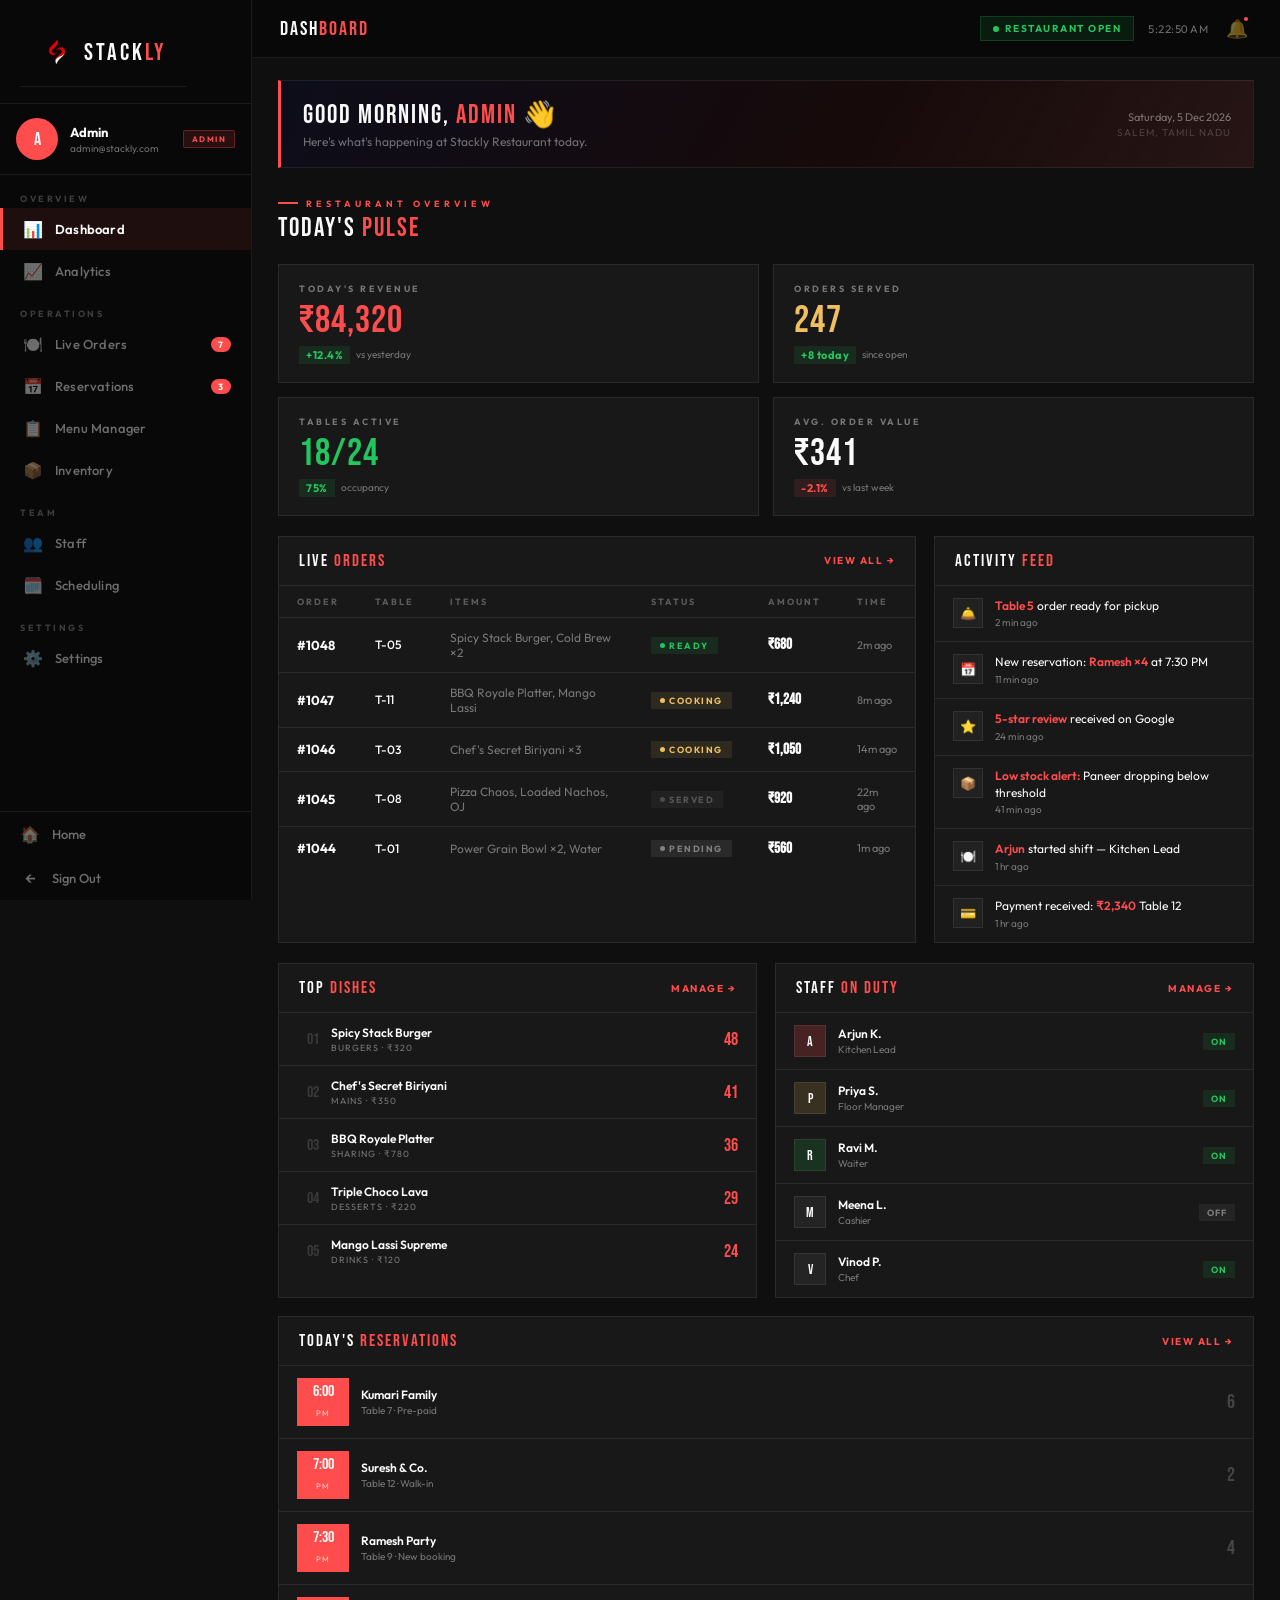
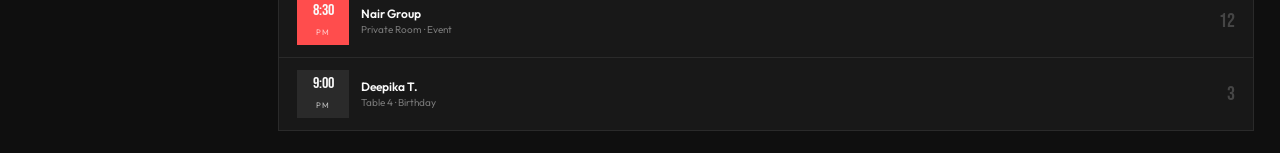
<file: dashboard.html>
<!DOCTYPE html>
<html lang="en">
<head>
<meta charset="UTF-8">
<meta name="viewport" content="width=device-width, initial-scale=1.0">
<title>Dashboard — Stackly Restaurant</title>
<link rel="preconnect" href="https://fonts.googleapis.com">
<link rel="preconnect" href="https://fonts.gstatic.com" crossorigin>
<link href="https://fonts.googleapis.com/css2?family=Bebas+Neue&family=Outfit:wght@300;400;500;600;700&display=swap" rel="stylesheet">
<style>
/* ══════════════════════════════════
   VARIABLES & RESET
══════════════════════════════════ */
:root {
  --black:   #080808;
  --dark:    #0f0f0f;
  --card:    #181818;
  --card2:   #212121;
  --card3:   #2a2a2a;
  --red:     #ff4d4d;
  --red-lt:  #ff7070;
  --white:   #fafafa;
  --muted:   rgba(250,250,250,0.42);
  --border:  rgba(255,77,77,0.12);
  --border2: rgba(250,250,250,0.08);
  --gold:    #f0c060;
  --green:   #22c55e;
  --blue:    #3b82f6;
  --serif:   'Bebas Neue', Impact, sans-serif;
  --sans:    'Outfit', sans-serif;
  --sb:      252px;
}
*, *::before, *::after { margin:0; padding:0; box-sizing:border-box; }
html { scroll-behavior:smooth; }
body { font-family:var(--sans); background:var(--dark); color:var(--white); min-height:100vh; display:flex; overflow-x:hidden; }
a { text-decoration:none; color:inherit; }
button { cursor:pointer; border:none; font-family:var(--sans); }

/* ══════════════════════════════════
   SIDEBAR
══════════════════════════════════ */
.sidebar {
  width: var(--sb);
  background: var(--black);
  border-right: 1px solid var(--border2);
  display: flex; flex-direction: column;
  position: fixed; top:0; left:0; bottom:0; z-index:300;
  transition: transform .3s cubic-bezier(.4,0,.2,1);
  overflow: hidden;
}

/* Logo row */
.sb-logo {
  padding: 18px 20px 16px;
  border-bottom: 1px solid var(--border2);
  display: flex; align-items: center; gap: 10px;
  flex-shrink: 0;
}
.sb-logo { text-decoration: none; color: inherit; cursor: pointer; }
.sb-logo-img  { width:34px; height:34px; object-fit:contain; flex-shrink:0; }
.sb-logo-text { font-family:var(--serif); font-size:24px; letter-spacing:3px; line-height:1; }
.sb-logo-stack { color:var(--white); }
.sb-logo-ly    { color:var(--red); }
.sb-logo-dot   { width:8px; height:8px; background:var(--red); border-radius:50%; margin-left:2px; flex-shrink:0; animation:pulse 2s ease-in-out infinite; }

/* User panel — matches screenshot layout */
.sb-user {
  padding: 14px 16px;
  border-bottom: 1px solid var(--border2);
  display: flex; align-items: center; gap: 12px;
  flex-shrink: 0;
}
.sb-avatar {
  width: 42px; height: 42px; border-radius:50%;
  display: flex; align-items:center; justify-content:center;
  font-family: var(--serif); font-size:18px; color:var(--white);
  flex-shrink:0; border:2px solid rgba(255,77,77,.35);
  background: var(--red);
}
.sb-user-info  { flex:1; min-width:0; }
.sb-user-name  { font-size:13px; font-weight:700; color:var(--white); white-space:nowrap; overflow:hidden; text-overflow:ellipsis; margin-bottom:2px; }
.sb-user-email { font-size:10px; color:var(--muted); white-space:nowrap; overflow:hidden; text-overflow:ellipsis; }
.sb-role-badge { font-size:8px; font-weight:700; padding:3px 8px; letter-spacing:1.5px; text-transform:uppercase; flex-shrink:0; border-radius:2px; }
.rb-admin { color:var(--red);  background:rgba(255,77,77,.12); border:1px solid rgba(255,77,77,.3); }
.rb-staff { color:var(--gold); background:rgba(240,192,96,.1);  border:1px solid rgba(240,192,96,.3); }

/* Nav */
.sb-nav { flex:1; padding:10px 0; overflow-y:auto; overflow-x:hidden; }
.sb-nav::-webkit-scrollbar { width:3px; }
.sb-nav::-webkit-scrollbar-track { background:transparent; }
.sb-nav::-webkit-scrollbar-thumb { background:var(--border2); border-radius:2px; }
.nav-lbl {
  padding:8px 20px 4px;
  font-size:9px; font-weight:700; color:rgba(250,250,250,.22);
  letter-spacing:2.5px; text-transform:uppercase;
}
.nav-btn {
  display:flex; align-items:center; gap:12px;
  padding:11px 20px; width:100%;
  font-size:13px; font-weight:500; color:var(--muted);
  background:none; border:none; border-left:3px solid transparent;
  transition:all .18s; text-align:left; letter-spacing:.2px;
}
.nav-btn:hover  { color:var(--white); background:rgba(255,77,77,.05); }
.nav-btn.active { color:var(--white); font-weight:600; border-left-color:var(--red); background:rgba(255,77,77,.09); }
.nav-btn .ni    { font-size:16px; flex-shrink:0; width:20px; text-align:center; }
.nav-badge {
  margin-left:auto; background:var(--red); color:var(--white);
  font-size:9px; font-weight:700; padding:2px 7px;
  border-radius:10px; min-width:20px; text-align:center;
}

/* Footer — Home + Sign Out (matches screenshot) */
.sb-footer { border-top:1px solid var(--border2); flex-shrink:0; }
.sb-footer-btn {
  display:flex; align-items:center; gap:12px;
  padding:12px 20px; width:100%;
  font-size:13px; font-weight:500; color:var(--muted);
  background:none; border:none; transition:all .18s; text-align:left;
}
.sb-footer-btn .ni { font-size:16px; flex-shrink:0; width:20px; text-align:center; }
.sb-footer-btn:hover { color:var(--white); background:rgba(255,255,255,.04); }
.sb-footer-btn.so:hover { color:var(--red); background:rgba(255,77,77,.06); }

/* ══════════════════════════════════
   MAIN
══════════════════════════════════ */
.main { margin-left:var(--sb); flex:1; min-height:100vh; display:flex; flex-direction:column; }

/* Topbar */
.topbar {
  background:var(--black); border-bottom:1px solid var(--border2);
  padding:0 28px; height:58px;
  display:flex; align-items:center; justify-content:space-between;
  position:sticky; top:0; z-index:100;
}
.topbar-l { display:flex; align-items:center; gap:12px; }
.ham { display:none; background:none; border:none; color:var(--white); font-size:20px; padding:4px; }
.tb-title { font-family:var(--serif); font-size:20px; letter-spacing:2px; color:var(--white); }
.tb-title span { color:var(--red); }
.topbar-r { display:flex; align-items:center; gap:14px; }
.tb-time  { font-size:11px; color:var(--muted); letter-spacing:.5px; font-variant-numeric:tabular-nums; }
.tb-badge {
  display:flex; align-items:center; gap:6px;
  padding:5px 12px; font-size:10px; font-weight:700;
  letter-spacing:1.5px; text-transform:uppercase;
}
.tb-badge.open   { color:var(--green); background:rgba(34,197,94,.1);   border:1px solid rgba(34,197,94,.2); }
.tb-badge.active { color:var(--gold);  background:rgba(240,192,96,.1);  border:1px solid rgba(240,192,96,.2); }
.bd { width:6px; height:6px; border-radius:50%; animation:pulse 2s ease-in-out infinite; }
.tb-bell {
  position:relative; background:none; border:none; color:var(--muted);
  font-size:18px; padding:4px; transition:color .2s;
}
.tb-bell:hover { color:var(--white); }
.bell-dot {
  position:absolute; top:2px; right:2px;
  width:8px; height:8px; background:var(--red);
  border-radius:50%; border:2px solid var(--black);
}
@keyframes pulse { 0%,100%{opacity:1} 50%{opacity:.3} }

/* Page area */
.page { padding:24px 28px; flex:1; }

/* ══════════════════════════════════
   SHARED COMPONENTS
══════════════════════════════════ */
/* Section header */
.sec-hdr { display:flex; align-items:flex-end; justify-content:space-between; margin-bottom:20px; flex-wrap:wrap; gap:12px; }
.sec-lbl {
  display:inline-flex; align-items:center; gap:8px;
  font-size:9px; font-weight:700; color:var(--red);
  letter-spacing:4px; text-transform:uppercase; margin-bottom:4px;
}
.sec-lbl::before { content:''; width:20px; height:2px; background:var(--red); }
.sec-title { font-family:var(--serif); font-size:26px; letter-spacing:2px; color:var(--white); }
.sec-title span { color:var(--red); }

/* Card */
.card { background:var(--card); border:1px solid var(--border2); overflow:hidden; }
.card-hdr {
  padding:14px 20px; border-bottom:1px solid var(--border2);
  display:flex; align-items:center; justify-content:space-between;
}
.card-ttl { font-family:var(--serif); font-size:17px; letter-spacing:2px; color:var(--white); }
.card-ttl span { color:var(--red); }
.card-act {
  font-size:10px; font-weight:700; color:var(--red);
  letter-spacing:1.5px; text-transform:uppercase;
  background:none; border:none; transition:color .2s;
}
.card-act:hover { color:var(--red-lt); }

/* KPI grid */
.kpi-grid { display:grid; grid-template-columns:repeat(4,1fr); gap:14px; margin-bottom:20px; }
.kpi {
  background:var(--card); border:1px solid var(--border2);
  padding:18px 20px; transition:transform .25s,box-shadow .25s;
}
.kpi:hover { transform:translateY(-4px); box-shadow:0 16px 40px rgba(0,0,0,.5); }
.kpi-lbl  { font-size:9px; font-weight:700; color:var(--muted); letter-spacing:2.5px; text-transform:uppercase; margin-bottom:8px; }
.kpi-val  { font-family:var(--serif); font-size:38px; line-height:1; margin-bottom:6px; letter-spacing:1px; }
.kpi-foot { display:flex; align-items:center; gap:6px; }
.kpi-sub  { font-size:10px; color:var(--muted); }
.kpi-chg  { font-size:11px; font-weight:700; padding:2px 7px; letter-spacing:.5px; }
.up   { color:var(--green); background:rgba(34,197,94,.1); }
.down { color:var(--red);   background:rgba(255,77,77,.1); }
.kpi-per { font-size:10px; color:var(--muted); }
.kv-red   .kpi-val { color:var(--red); }
.kv-gold  .kpi-val { color:var(--gold); }
.kv-green .kpi-val { color:var(--green); }
.kv-blue  .kpi-val { color:var(--blue); }
.kv-white .kpi-val { color:var(--white); }

/* Status pills */
.pill {
  display:inline-flex; align-items:center; gap:4px;
  padding:3px 9px; font-size:9px; font-weight:700;
  letter-spacing:1.5px; text-transform:uppercase;
}
.pill::before { content:''; width:5px; height:5px; border-radius:50%; flex-shrink:0; }
.p-ready   { color:var(--green);               background:rgba(34,197,94,.1); }
.p-ready::before   { background:var(--green); }
.p-cooking { color:var(--gold);                background:rgba(240,192,96,.1); }
.p-cooking::before { background:var(--gold); }
.p-pending { color:var(--muted);               background:var(--border2); }
.p-pending::before { background:var(--muted); }
.p-served  { color:rgba(250,250,250,.25);       background:rgba(250,250,250,.04); }
.p-served::before  { background:rgba(250,250,250,.2); }

/* Table */
.tbl-wrap { overflow-x:auto; }
table { width:100%; border-collapse:collapse; }
thead th { padding:10px 18px; text-align:left; font-size:9px; font-weight:700; color:rgba(250,250,250,.3); letter-spacing:2px; text-transform:uppercase; border-bottom:1px solid var(--border2); }
tbody tr { border-bottom:1px solid var(--border2); transition:background .15s; }
tbody tr:last-child { border-bottom:none; }
tbody tr:hover { background:rgba(255,255,255,.02); }
tbody td { padding:12px 18px; font-size:12px; color:var(--muted); }
.td-id  { font-weight:700; color:var(--white); font-size:13px; }
.td-tbl { color:var(--white); font-weight:500; }
.td-amt { color:var(--white); font-weight:600; font-family:var(--serif); font-size:15px; }

/* Overlay */
.overlay { display:none; position:fixed; inset:0; background:rgba(0,0,0,.72); z-index:290; backdrop-filter:blur(3px); }
.overlay.show { display:block; }

/* Toast */
.toast {
  position:fixed; top:16px; right:20px; z-index:9999;
  background:var(--card); color:var(--white);
  padding:12px 20px; border:1px solid var(--border2);
  font-size:12px; letter-spacing:.4px;
  box-shadow:0 8px 32px rgba(0,0,0,.5);
  opacity:0; transform:translateY(-10px);
  transition:all .3s cubic-bezier(.16,1,.3,1); pointer-events:none;
}
.toast.show { opacity:1; transform:translateY(0); }
.toast.ok   { border-color:rgba(34,197,94,.3); }

/* Greeting banner */
.greet-banner {
  background:linear-gradient(120deg,#0d0d1a 0%,#170a0a 60%,rgba(255,77,77,.1) 100%);
  border:1px solid var(--border2); border-left:3px solid var(--red);
  padding:18px 22px;
  display:flex; align-items:center; justify-content:space-between;
  margin-bottom:20px; flex-wrap:wrap; gap:14px;
}
.greet-name { font-family:var(--serif); font-size:26px; letter-spacing:2px; color:var(--white); margin-bottom:3px; }
.greet-name span { color:var(--red); }
.greet-sub  { font-size:12px; color:var(--muted); }
.greet-r    { display:flex; align-items:center; gap:18px; }
.greet-stat { text-align:center; }
.gs-val { font-family:var(--serif); font-size:22px; color:var(--gold); display:block; line-height:1; }
.gs-lbl { font-size:9px; color:var(--muted); letter-spacing:1.5px; text-transform:uppercase; margin-top:3px; display:block; }
.gs-div { width:1px; height:36px; background:var(--border2); }
.clock-btn {
  background:var(--red); color:var(--white); border:none;
  padding:10px 20px; font-family:var(--serif); font-size:16px;
  letter-spacing:2px; text-transform:uppercase; transition:all .2s;
}
.clock-btn:hover { background:var(--red-lt); transform:translateY(-1px); box-shadow:0 6px 20px rgba(255,77,77,.4); }
.clock-btn.in { background:var(--card2); border:1px solid var(--border2); color:var(--muted); font-size:14px; }
.clock-btn.in:hover { border-color:rgba(250,250,250,.2); color:var(--white); box-shadow:none; transform:none; }

/* ══════════════════════════════════
   ADMIN LAYOUT
══════════════════════════════════ */
.a-mid  { display:grid; grid-template-columns:1fr 320px; gap:18px; margin-bottom:20px; }
.a-bot  { display:grid; grid-template-columns:1fr 1fr 1fr; gap:18px; }

/* Activity feed */
.feed-item {
  display:flex; align-items:flex-start; gap:12px;
  padding:12px 18px; border-bottom:1px solid var(--border2);
}
.feed-item:last-child { border-bottom:none; }
.feed-icon {
  width:30px; height:30px; background:var(--card2); border:1px solid var(--border2);
  display:flex; align-items:center; justify-content:center; font-size:13px; flex-shrink:0;
}
.feed-body { flex:1; }
.feed-txt  { font-size:12px; color:var(--white); line-height:1.4; margin-bottom:2px; }
.feed-txt span { color:var(--red); font-weight:600; }
.feed-time { font-size:10px; color:var(--muted); }

/* Top dishes */
.dish-row {
  display:flex; align-items:center; gap:12px;
  padding:12px 18px; border-bottom:1px solid var(--border2); transition:background .15s;
}
.dish-row:last-child { border-bottom:none; }
.dish-row:hover { background:rgba(255,255,255,.02); }
.dish-rank  { font-family:var(--serif); font-size:16px; color:rgba(250,250,250,.15); width:22px; flex-shrink:0; text-align:right; }
.dish-info  { flex:1; min-width:0; }
.dish-name  { font-size:12px; font-weight:600; color:var(--white); white-space:nowrap; overflow:hidden; text-overflow:ellipsis; margin-bottom:2px; }
.dish-cat   { font-size:9px; color:var(--muted); letter-spacing:1px; text-transform:uppercase; }
.dish-count { font-family:var(--serif); font-size:18px; color:var(--red); }

/* Staff list */
.staff-row {
  display:flex; align-items:center; gap:12px;
  padding:12px 18px; border-bottom:1px solid var(--border2);
}
.staff-row:last-child { border-bottom:none; }
.staff-av {
  width:32px; height:32px;
  display:flex; align-items:center; justify-content:center;
  font-family:var(--serif); font-size:14px; color:var(--white);
  flex-shrink:0; border:1px solid var(--border2);
}
.staff-info { flex:1; min-width:0; }
.staff-nm   { font-size:12px; font-weight:600; color:var(--white); margin-bottom:2px; }
.staff-rl   { font-size:10px; color:var(--muted); }
.s-on  { color:var(--green); background:rgba(34,197,94,.1);     font-size:9px; font-weight:700; letter-spacing:1px; text-transform:uppercase; padding:3px 8px; }
.s-off { color:var(--muted);  background:rgba(250,250,250,.05); font-size:9px; font-weight:700; letter-spacing:1px; text-transform:uppercase; padding:3px 8px; }

/* Reservations */
.res-row {
  display:flex; align-items:center; gap:12px;
  padding:12px 18px; border-bottom:1px solid var(--border2);
}
.res-row:last-child { border-bottom:none; }
.res-time-blk { background:var(--red); padding:6px 10px; text-align:center; flex-shrink:0; min-width:52px; }
.res-time-blk.dim { background:var(--card3); }
.res-t  { font-family:var(--serif); font-size:16px; color:var(--white); display:block; line-height:1; }
.res-ap { font-size:8px; color:rgba(255,255,255,.7); letter-spacing:1px; text-transform:uppercase; }
.res-info { flex:1; min-width:0; }
.res-nm { font-size:12px; font-weight:600; color:var(--white); margin-bottom:2px; }
.res-dt { font-size:10px; color:var(--muted); }
.res-g  { font-family:var(--serif); font-size:20px; color:rgba(250,250,250,.2); }

/* ══════════════════════════════════
   STAFF LAYOUT
══════════════════════════════════ */
.s-mid  { display:grid; grid-template-columns:1fr 1fr; gap:18px; margin-bottom:20px; }
.s-bot  { display:grid; grid-template-columns:1fr 1fr 1fr; gap:18px; }

/* Table cells (floor view) */
.floor-grid { display:grid; grid-template-columns:repeat(4,1fr); gap:10px; padding:14px; }
.t-cell {
  border:1px solid var(--border2); padding:12px 10px; text-align:center;
  cursor:pointer; transition:all .2s; position:relative;
}
.t-cell:hover { border-color:rgba(250,250,250,.2); background:rgba(255,255,255,.02); }
.t-mine { border-color:rgba(255,77,77,.4);   background:rgba(255,77,77,.06); }
.t-busy { border-color:rgba(240,192,96,.35); background:rgba(240,192,96,.06); }
.t-free { border-color:rgba(34,197,94,.2);   background:rgba(34,197,94,.04); }
.t-num  { font-family:var(--serif); font-size:22px; color:var(--white); line-height:1; margin-bottom:4px; }
.t-stat { font-size:9px; font-weight:700; letter-spacing:1.5px; text-transform:uppercase; }
.t-mine .t-stat { color:var(--red); }
.t-busy .t-stat { color:var(--gold); }
.t-free .t-stat { color:var(--green); }
.t-guests { font-size:10px; color:var(--muted); margin-top:2px; }
.t-dot { position:absolute; top:6px; right:6px; width:6px; height:6px; background:var(--red); border-radius:50%; }

/* Order rows (staff) */
.ord-row {
  display:flex; align-items:center; gap:14px;
  padding:13px 18px; border-bottom:1px solid var(--border2); transition:background .15s;
}
.ord-row:last-child { border-bottom:none; }
.ord-row:hover { background:rgba(255,255,255,.02); }
.ord-tag {
  background:var(--card2); border:1px solid var(--border2);
  padding:6px 10px; text-align:center; flex-shrink:0; min-width:46px;
}
.ord-tag .ot-lbl { display:block; font-size:8px; color:var(--muted); letter-spacing:1px; text-transform:uppercase; }
.ord-tag .ot-num { font-family:var(--serif); font-size:18px; color:var(--white); line-height:1; }
.ord-det { flex:1; min-width:0; }
.ord-id  { font-size:11px; font-weight:700; color:var(--white); margin-bottom:2px; }
.ord-itm { font-size:11px; color:var(--muted); white-space:nowrap; overflow:hidden; text-overflow:ellipsis; }
.ord-meta { display:flex; flex-direction:column; align-items:flex-end; gap:4px; flex-shrink:0; }
.ord-amt  { font-family:var(--serif); font-size:17px; color:var(--white); }

/* Tasks */
.task-row {
  display:flex; align-items:flex-start; gap:12px;
  padding:13px 18px; border-bottom:1px solid var(--border2);
  cursor:pointer; transition:background .15s;
}
.task-row:last-child { border-bottom:none; }
.task-row:hover { background:rgba(255,255,255,.02); }
.task-chk {
  width:18px; height:18px; border:1.5px solid var(--border2);
  display:flex; align-items:center; justify-content:center;
  flex-shrink:0; margin-top:1px; transition:all .2s; font-size:10px; color:transparent;
}
.task-row.done .task-chk { background:var(--green); border-color:var(--green); color:var(--black); }
.task-body { flex:1; }
.task-txt  { font-size:12px; color:var(--white); margin-bottom:3px; line-height:1.4; }
.task-row.done .task-txt { color:var(--muted); text-decoration:line-through; }
.task-meta { font-size:10px; color:var(--muted); }
.t-pri { font-size:8px; font-weight:700; letter-spacing:1.5px; text-transform:uppercase; padding:2px 7px; flex-shrink:0; margin-top:2px; }
.tp-hi { color:var(--red);  background:rgba(255,77,77,.1); }
.tp-md { color:var(--gold); background:rgba(240,192,96,.1); }
.tp-lo { color:var(--muted); background:rgba(250,250,250,.05); }

/* Specials */
.spec-row {
  display:flex; align-items:center; gap:12px;
  padding:12px 18px; border-bottom:1px solid var(--border2);
}
.spec-row:last-child { border-bottom:none; }
.spec-em  { font-size:22px; flex-shrink:0; width:34px; text-align:center; }
.spec-inf { flex:1; min-width:0; }
.spec-nm  { font-size:12px; font-weight:600; color:var(--white); margin-bottom:2px; }
.spec-nt  { font-size:10px; color:var(--muted); line-height:1.4; }
.spec-tag { font-size:8px; font-weight:700; letter-spacing:1px; text-transform:uppercase; padding:3px 8px; flex-shrink:0; }
.st-hot  { color:var(--red);   background:rgba(255,77,77,.1); }
.st-new  { color:var(--green); background:rgba(34,197,94,.1); }
.st-spec { color:var(--gold);  background:rgba(240,192,96,.1); }

/* Performance */
.perf-body { padding:16px 18px; }
.perf-row  { display:flex; align-items:center; justify-content:space-between; margin-bottom:6px; }
.perf-lbl  { font-size:11px; color:var(--muted); }
.perf-val  { font-size:11px; font-weight:700; color:var(--white); }
.prog-bar  { height:4px; background:var(--border2); margin-bottom:14px; }
.prog-fill { height:100%; transition:width .9s cubic-bezier(.16,1,.3,1); }
.pf-r { background:var(--red); }
.pf-g { background:var(--gold); }
.pf-gn{ background:var(--green); }
.pf-b { background:var(--blue); }
.stars { display:flex; gap:3px; margin-bottom:4px; }
.star-on  { color:var(--gold); font-size:14px; }
.star-off { color:var(--border2); font-size:14px; }
.r-num { font-family:var(--serif); font-size:28px; color:var(--gold); display:block; }
.r-lbl { font-size:10px; color:var(--muted); }
.p-div { height:1px; background:var(--border2); margin:14px 0; }
.tip-row { display:flex; align-items:baseline; gap:8px; margin-top:6px; }
.tip-val { font-family:var(--serif); font-size:30px; color:var(--green); line-height:1; }
.tip-lbl { font-size:11px; color:var(--muted); }

/* ============================================================
   RESPONSIVE — DASHBOARD (ALL BREAKPOINTS)
   ============================================================ */

/* 1536px — Large desktops / 4K scaled */
@media (max-width: 1536px) {
  .page { padding: 22px 26px; }
}

/* 1280px — Standard desktop */
@media (max-width: 1280px) {
  .kpi-grid { grid-template-columns: repeat(2, 1fr); }
  .a-bot { grid-template-columns: 1fr 1fr; }
  .a-bot .card:last-child { grid-column: span 2; }
  .s-bot { grid-template-columns: 1fr 1fr; }
  .s-bot .card:last-child { grid-column: span 2; }
}

/* 1024px — Small desktop / large tablet landscape */
@media (max-width: 1024px) {
  .a-mid { grid-template-columns: 1fr; }
  .s-mid { grid-template-columns: 1fr; }
  .page { padding: 18px; }
  .topbar { padding: 0 18px; }
}

/* 900px — Tablet portrait wide */
@media (max-width: 900px) {
  .page { padding: 16px; }
  .topbar { padding: 0 16px; }
}

/* 768px — Tablet portrait / large phone landscape (sidebar collapses) */
@media (max-width: 768px) {
  .sidebar { transform: translateX(-100%); }
  .sidebar.open { transform: translateX(0); }
  .main { margin-left: 0; }
  .ham { display: block; }
  .kpi-grid { grid-template-columns: 1fr 1fr; }
  .a-bot { grid-template-columns: 1fr; }
  .a-bot .card:last-child { grid-column: span 1; }
  .s-bot { grid-template-columns: 1fr; }
  .s-bot .card:last-child { grid-column: span 1; }
  .tb-time { display: none; }
  .greet-r { display: none; }
}

/* 640px — Large phone portrait */
@media (max-width: 640px) {
  .page { padding: 14px; }
  .floor-grid { grid-template-columns: repeat(3, 1fr); }
}

/* 480px — Standard phone portrait */
@media (max-width: 480px) {
  .kpi-grid { grid-template-columns: 1fr 1fr; gap: 10px; }
  .kpi { padding: 14px; }
  .kpi-val { font-size: 28px; }
  .page { padding: 12px; }
  .floor-grid { grid-template-columns: repeat(3, 1fr); }
}

/* 425px — Large phone portrait */
@media (max-width: 425px) {
  .page { padding: 11px; }
  .kpi-val { font-size: 26px; }
}

/* 375px — iPhone SE / small phones */
@media (max-width: 375px) {
  .kpi-grid { grid-template-columns: 1fr; }
  .page { padding: 10px; }
  .topbar { padding: 0 12px; }
  .floor-grid { grid-template-columns: repeat(2, 1fr); }
}

/* 320px — Very small phones */
@media (max-width: 320px) {
  .page { padding: 8px; }
  .kpi { padding: 12px; }
  .kpi-val { font-size: 24px; }
  .floor-grid { grid-template-columns: repeat(2, 1fr); gap: 8px; }
}

/* Accessibility — respect reduced-motion preference */
@media (prefers-reduced-motion: reduce) { *, *::before, *::after { animation: none !important; transition: none !important; } }
</style>
</head>
<body>

<!-- overlay -->
<div class="overlay" id="overlay" onclick="closeSidebar()"></div>
<!-- toast -->
<div class="toast" id="toast"></div>

<!-- ═══════════════════════════
     SIDEBAR
═══════════════════════════ -->
<aside class="sidebar" id="sidebar">

  <!-- Logo -->
<div class="sb-logo">
<a href="./index.html" class="sb-logo">
    <img src="./assets/stackly logo.webp" alt="Stackly Logo" class="sb-logo-img">
    <div class="sb-logo-text">
      <span class="sb-logo-stack">STACK</span><span class="sb-logo-ly">LY</span>
    </div>
  </a>

  </div>

  <!-- User panel -->
  <div class="sb-user">
    <div class="sb-avatar" id="sbAvatar">A</div>
    <div class="sb-user-info">
      <div class="sb-user-name"  id="sbName">Admin</div>
      <div class="sb-user-email" id="sbEmail">admin@stackly.com</div>
    </div>
    <span class="sb-role-badge rb-admin" id="sbBadge">Admin</span>
  </div>

  <!-- Nav injected by JS -->
  <nav class="sb-nav" id="sbNav"></nav>

  <!-- Footer: Home + Sign Out -->
  <div class="sb-footer">
    <button class="sb-footer-btn" onclick="goHome()">
      <span class="ni">🏠</span> Home
    </button>
    <button class="sb-footer-btn so" onclick="doLogout()">
      <span class="ni">←</span> Sign Out
    </button>
  </div>

</aside>

<!-- ═══════════════════════════
     MAIN
═══════════════════════════ -->
<main class="main">

  <!-- Topbar -->
  <header class="topbar">
    <div class="topbar-l">
      <button class="ham" onclick="toggleSidebar()">☰</button>
      <div class="tb-title" id="tbTitle">DASH<span>BOARD</span></div>
    </div>
    <div class="topbar-r">
      <div class="tb-badge open" id="tbBadge">
        <div class="bd" id="bdDot" style="background:var(--green)"></div>
        <span id="bdTxt">Restaurant Open</span>
      </div>
      <div class="tb-time" id="clock">--:-- --</div>
      <a href="./404page.html"><button class="tb-bell">
        🔔<div class="bell-dot"></div>
      </button></a>
    </div>
  </header>

  <!-- Page area — filled by JS -->
  <div class="page" id="page"></div>

</main>

<script>
/* ═══════════════════════════════════════
   DATA + ROLE
═══════════════════════════════════════ */
var ROLE, USER, EMAIL;
var clockedIn   = true;
var shiftStart  = Date.now() - (4*3600000 + 22*60000);
var tasksDone   = 2;
var tasksTotal  = 6;

function init() {
  ROLE  = localStorage.getItem('role')  || 'admin';
  USER  = localStorage.getItem('user')  || (ROLE === 'admin' ? 'Admin' : 'Staff');
  EMAIL = localStorage.getItem('email') || USER.toLowerCase().replace(/ /g,'') + '@stackly.com';

  /* Sidebar user panel */
  var av = document.getElementById('sbAvatar');
  av.textContent = USER.charAt(0).toUpperCase();
  document.getElementById('sbName').textContent  = USER;
  document.getElementById('sbEmail').textContent = EMAIL;

  if (ROLE === 'staff') {
    av.style.background = 'var(--gold)';
    av.style.color      = 'var(--black)';
    document.getElementById('sbBadge').textContent  = 'Staff';
    document.getElementById('sbBadge').className    = 'sb-role-badge rb-staff';
    document.getElementById('tbBadge').className    = 'tb-badge active';
    document.getElementById('bdTxt').textContent    = 'Shift Active';
    document.getElementById('bdDot').style.background = 'var(--gold)';
  }

  buildNav();
  buildPage();

  tick();
  setInterval(tick, 1000);
  if (ROLE === 'staff') { updateShift(); setInterval(updateShift, 1000); }
}

/* ═══════════════════════════════════════
   CLOCK
═══════════════════════════════════════ */
function tick() {
  var n = new Date(), h = n.getHours(), m = n.getMinutes(), s = n.getSeconds();
  var am = h >= 12 ? 'PM' : 'AM';
  h = h % 12 || 12;
  document.getElementById('clock').textContent =
    h + ':' + pad(m) + ':' + pad(s) + ' ' + am;
}
function pad(v) { return v.toString().padStart(2,'0'); }

function fmtDate() {
  var days = ['Sunday','Monday','Tuesday','Wednesday','Thursday','Friday','Saturday'];
  var mon  = ['Jan','Feb','Mar','Apr','May','Jun','Jul','Aug','Sep','Oct','Nov','Dec'];
  var d = new Date();
  return days[d.getDay()] + ', ' + d.getDate() + ' ' + mon[d.getMonth()] + ' ' + d.getFullYear();
}
function updateShift() {
  var el = document.getElementById('shiftDur');
  if (!el) return;
  var e = Math.floor((Date.now() - shiftStart) / 1000);
  el.textContent = Math.floor(e/3600) + ':' + pad(Math.floor((e%3600)/60));
}

/* ═══════════════════════════════════════
   SIDEBAR NAV
═══════════════════════════════════════ */
var ADMIN_NAV = [
  { lbl: 'Overview' },
  { icon:'📊', text:'Dashboard',    active:true  },
  { icon:'📈', text:'Analytics'                  },
  { lbl: 'Operations', mt:true },
  { icon:'🍽️', text:'Live Orders',  badge:'7'    },
  { icon:'📅', text:'Reservations', badge:'3'    },
  { icon:'📋', text:'Menu Manager'               },
  { icon:'📦', text:'Inventory'                  },
  { lbl: 'Team', mt:true },
  { icon:'👥', text:'Staff'                       },
  { icon:'🗓️', text:'Scheduling'                 },
  { lbl: 'Settings', mt:true },
  { icon:'⚙️', text:'Settings'                   }
];

var STAFF_NAV = [
  { lbl: 'My Shift' },
  { icon:'🏠', text:'My Dashboard', active:true },
  { icon:'🪑', text:'My Tables',    badge:'5'   },
  { icon:'🍽️', text:'My Orders',    badge:'4'   },
  { icon:'✅', text:'Tasks',        badge:'4', id:'taskBadge' },
  { lbl: 'Restaurant', mt:true },
  { icon:'📋', text:'Menu'                      },
  { icon:'📅', text:'Reservations'              },
  { icon:'👥', text:'Team On Duty'              },
  { lbl: 'Me', mt:true },
  { icon:'📊', text:'My Performance'            },
  { icon:'🗓️', text:'My Schedule'               }
];

function buildNav() {
  var nav  = ROLE === 'admin' ? ADMIN_NAV : STAFF_NAV;
  var html = '';
  nav.forEach(function(n) {
    if (n.lbl) {
      html += '<div class="nav-lbl"' + (n.mt ? ' style="margin-top:8px"' : '') + '>' + n.lbl + '</div>';
    } else {
      html += '<button class="nav-btn' + (n.active ? ' active' : '') + '"'
            + (n.id ? ' id="' + n.id + '"' : '')
            + ' onclick="navClick(this,\'' + n.text + '\')">'
            + '<span class="ni">' + n.icon + '</span> ' + n.text
            + (n.badge ? '<span class="nav-badge">' + n.badge + '</span>' : '')
            + '</button>';
    }
  });
  document.getElementById('sbNav').innerHTML = html;
}
function navClick(el, name) {
  // Dashboard = current page, no redirect needed
  if (name === 'Dashboard' || name === 'My Dashboard') {
    document.querySelectorAll('.nav-btn').forEach(function(b){ b.classList.remove('active'); });
    el.classList.add('active');
    if (window.innerWidth <= 768) closeSidebar();
    return;
  }
  // All other nav buttons → 404 page
  window.location.href = './404page.html';
}

/* ═══════════════════════════════════════
   PAGE CONTENT
═══════════════════════════════════════ */
function buildPage() {
  document.getElementById('page').innerHTML =
    ROLE === 'admin' ? adminHTML() : staffHTML();
  if (ROLE === 'staff') {
    setTimeout(function() {
      document.querySelectorAll('.prog-fill[data-w]').forEach(function(f) {
        f.style.width = f.getAttribute('data-w');
      });
    }, 200);
  }
}

/* ─── ADMIN HTML ─── */
function adminHTML() {
  var greeting = getGreeting();
  return '' +
  /* greeting banner */
  '<div class="greet-banner">' +
    '<div>' +
      '<div class="greet-name">' + greeting + ', <span>' + USER.split(' ')[0].toUpperCase() + '</span> 👋</div>' +
      '<div class="greet-sub">Here\'s what\'s happening at Stackly Restaurant today.</div>' +
    '</div>' +
    '<div style="text-align:right;font-size:11px;color:var(--muted)">' +
      '<div>' + fmtDate() + '</div>' +
      '<div style="margin-top:2px;font-size:10px;color:rgba(250,250,250,.2);letter-spacing:1px;text-transform:uppercase">Salem, Tamil Nadu</div>' +
    '</div>' +
  '</div>' +
  /* section header */
  '<div class="sec-hdr"><div>' +
    '<div class="sec-lbl">Restaurant Overview</div>' +
    '<div class="sec-title">TODAY\'S <span>PULSE</span></div>' +
  '</div></div>' +
  /* KPIs */
  '<div class="kpi-grid">' +
    kpi('kv-red',   'Today\'s Revenue','₹84,320','<span class="kpi-chg up">+12.4%</span><span class="kpi-per">vs yesterday</span>') +
    kpi('kv-gold',  'Orders Served',   '247',    '<span class="kpi-chg up">+8 today</span><span class="kpi-per">since open</span>') +
    kpi('kv-green', 'Tables Active',   '18/24',  '<span class="kpi-chg up">75%</span><span class="kpi-per">occupancy</span>') +
    kpi('kv-white', 'Avg. Order Value','₹341',   '<span class="kpi-chg down">-2.1%</span><span class="kpi-per">vs last week</span>') +
  '</div>' +
  /* mid row */
  '<div class="a-mid">' +
    /* orders table */
    '<div class="card">' +
      '<div class="card-hdr"><div class="card-ttl">LIVE <span>ORDERS</span></div><button class="card-act" onclick="toast(onclick="go404()")">View All →</button></div>' +
      '<div class="tbl-wrap"><table>' +
        '<thead><tr><th>Order</th><th>Table</th><th>Items</th><th>Status</th><th>Amount</th><th>Time</th></tr></thead>' +
        '<tbody>' +
        tr('#1048','T-05','Spicy Stack Burger, Cold Brew ×2','p-ready','Ready','₹680','2m ago') +
        tr('#1047','T-11','BBQ Royale Platter, Mango Lassi', 'p-cooking','Cooking','₹1,240','8m ago') +
        tr('#1046','T-03','Chef\'s Secret Biriyani ×3',      'p-cooking','Cooking','₹1,050','14m ago') +
        tr('#1045','T-08','Pizza Chaos, Loaded Nachos, OJ',  'p-served', 'Served', '₹920', '22m ago') +
        tr('#1044','T-01','Power Grain Bowl ×2, Water',      'p-pending','Pending','₹560', '1m ago') +
        '</tbody></table></div>' +
    '</div>' +
    /* activity feed */
    '<div class="card">' +
      '<div class="card-hdr"><div class="card-ttl">ACTIVITY <span>FEED</span></div></div>' +
      feed('🛎️','<span>Table 5</span> order ready for pickup','2 min ago') +
      feed('📅','New reservation: <span>Ramesh ×4</span> at 7:30 PM','11 min ago') +
      feed('⭐','<span>5-star review</span> received on Google','24 min ago') +
      feed('📦','<span>Low stock alert:</span> Paneer dropping below threshold','41 min ago') +
      feed('🍽️','<span>Arjun</span> started shift — Kitchen Lead','1 hr ago') +
      feed('💳','Payment received: <span>₹2,340</span> Table 12','1 hr ago') +
    '</div>' +
  '</div>' +
  /* bottom row */
  '<div class="a-bot">' +
    /* top dishes */
    '<div class="card">' +
      '<div class="card-hdr"><div class="card-ttl">TOP <span>DISHES</span></div><button class="card-act" onclick="toast(onclick="go404()")">Manage →</button></div>' +
      dish('01','Spicy Stack Burger', 'Burgers · ₹320','48') +
      dish('02','Chef\'s Secret Biriyani','Mains · ₹350','41') +
      dish('03','BBQ Royale Platter', 'Sharing · ₹780','36') +
      dish('04','Triple Choco Lava',  'Desserts · ₹220','29') +
      dish('05','Mango Lassi Supreme','Drinks · ₹120', '24') +
    '</div>' +
    /* staff on duty */
    '<div class="card">' +
      '<div class="card-hdr"><div class="card-ttl">STAFF <span>ON DUTY</span></div><button class="card-act" onclick="toast(onclick="go404()")">Manage →</button></div>' +
      staff('A','rgba(255,77,77,.2)',  'Arjun K.','Kitchen Lead', true) +
      staff('P','rgba(240,192,96,.15)','Priya S.','Floor Manager',true) +
      staff('R','rgba(34,197,94,.15)', 'Ravi M.', 'Waiter',       true) +
      staff('M','rgba(250,250,250,.05)','Meena L.','Cashier',     false) +
      staff('V','rgba(250,250,250,.05)','Vinod P.','Chef',         true) +
    '</div>' +
    /* reservations */
    '<div class="card">' +
      '<div class="card-hdr"><div class="card-ttl">TODAY\'S <span>RESERVATIONS</span></div><button class="card-act" onclick="toast(onclick="go404()")">View All →</button></div>' +
      res('6:00','PM',false,'Kumari Family','Table 7 · Pre-paid','6') +
      res('7:00','PM',false,'Suresh & Co.','Table 12 · Walk-in','2') +
      res('7:30','PM',false,'Ramesh Party','Table 9 · New booking','4') +
      res('8:30','PM',false,'Nair Group',  'Private Room · Event','12') +
      res('9:00','PM',true, 'Deepika T.', 'Table 4 · Birthday','3') +
    '</div>' +
  '</div>';
}

/* ─── STAFF HTML ─── */
function staffHTML() {
  var greeting = getGreeting();
  return '' +
  /* greeting + shift banner */
  '<div class="greet-banner">' +
    '<div>' +
      '<div class="greet-name">' + greeting + ', <span>' + USER.split(' ')[0].toUpperCase() + '</span> 👋</div>' +
      '<div class="greet-sub">Evening shift · Tables 3, 5, 7, 9, 11 assigned to you</div>' +
    '</div>' +
    '<div class="greet-r">' +
      '<div class="greet-stat"><span class="gs-val" id="shiftDur">4:22</span><span class="gs-lbl">Shift Time</span></div>' +
      '<div class="gs-div"></div>' +
      '<div class="greet-stat"><span class="gs-val">₹1,840</span><span class="gs-lbl">My Revenue</span></div>' +
      '<div class="gs-div"></div>' +
      '<button class="clock-btn in" id="clockBtn" onclick="toggleClock()">✓ Clocked In</button>' +
    '</div>' +
  '</div>' +
  /* section header */
  '<div class="sec-hdr">' +
    '<div><div class="sec-lbl">Staff Overview</div><div class="sec-title">TODAY\'S <span>SHIFT</span></div></div>' +
    '<div style="text-align:right;font-size:11px;color:var(--muted)">' +
      '<div>' + fmtDate() + '</div>' +
      '<div style="margin-top:2px;font-size:10px;color:rgba(250,250,250,.2);letter-spacing:1px;text-transform:uppercase">Evening Shift · 5:00 PM – 11:00 PM</div>' +
    '</div>' +
  '</div>' +
  /* KPIs */
  '<div class="kpi-grid">' +
    kpi('kv-red',  'Orders Taken','23',  '<span class="kpi-sub">4 currently active</span>') +
    kpi('kv-gold', 'My Tables',   '5',   '<span class="kpi-sub">3 occupied · 2 free</span>') +
    kpi('kv-green','Tips Earned', '₹680','<span class="kpi-sub">This shift</span>') +
    kpi('kv-blue', 'Rating',      '4.8', '<span class="kpi-sub">Based on 12 reviews</span>') +
  '</div>' +
  /* mid row */
  '<div class="s-mid">' +
    /* my tables */
    '<div class="card">' +
      '<div class="card-hdr"><div class="card-ttl">MY <span>TABLES</span></div><button class="card-act" onclick="toast(onclick="go404()")">Floor Map →</button></div>' +
      '<div class="floor-grid">' +
        tCell('t-mine','03','Occupied','2 guests · 28m',true,'Table 3 — 2 guests, 28 min') +
        tCell('t-mine','05','⚡ Ready', '3 guests · 12m',true,'Table 5 — Order ready to serve!') +
        tCell('t-free','07','Free',    'Open',           false,'Table 7 — Available') +
        tCell('t-mine','09','Ordering','4 guests · 5m',  true,'Table 9 — 4 guests, ordering') +
        tCell('t-free','11','Free',    'Open',           false,'') +
        tCell('t-busy','02','Other',   '4 guests',       false,'Table 02 — Assigned to Priya') +
        tCell('t-busy','04','Other',   '2 guests',       false,'Table 04 — Assigned to Arjun') +
        tCell('t-free','06','Free',    'Open',           false,'') +
      '</div>' +
      '<div style="padding:10px 16px;border-top:1px solid var(--border2);display:flex;gap:16px">' +
        legend('rgba(255,77,77,.4)','rgba(255,77,77,.6)','My tables') +
        legend('rgba(240,192,96,.2)','rgba(240,192,96,.4)','Others') +
        legend('rgba(34,197,94,.1)','rgba(34,197,94,.3)','Free') +
      '</div>' +
    '</div>' +
    /* my orders */
    '<div class="card">' +
      '<div class="card-hdr"><div class="card-ttl">MY <span>ORDERS</span></div><button class="card-act" onclick="toast(onclick="go404()")">All Orders →</button></div>' +
      ordRow('05','#1048 · 3 items','Spicy Stack Burger, Cold Brew ×2','₹680','p-ready','Ready') +
      ordRow('03','#1045 · 2 items','Power Grain Bowl ×2, Water',       '₹560','p-cooking','Cooking') +
      ordRow('09','#1051 · 4 items',"Chef's Biriyani ×2, Mango Lassi ×2",'₹940','p-pending','Pending') +
      ordRow('03','#1039 · 3 items','BBQ Platter, Tropical Blast',      '₹1,140','p-served','Served') +
    '</div>' +
  '</div>' +
  /* bottom row */
  '<div class="s-bot">' +
    /* tasks */
    '<div class="card">' +
      '<div class="card-hdr"><div class="card-ttl">SHIFT <span>TASKS</span></div><button class="card-act" onclick="markAllTasks()">Mark All →</button></div>' +
      '<div id="taskList">' +
        taskRow(true, 'Refill condiments at Tables 3, 5, 7','Assigned by Priya · 5:00 PM','tp-md') +
        taskRow(true, 'Brief guests at Table 9 on tonight\'s specials','Auto-task · 6:00 PM','tp-hi') +
        taskRow(false,'Collect payment for Table 3','Pending · when done dining','tp-hi') +
        taskRow(false,'Deliver order #1048 to Table 5','Kitchen ready · deliver now','tp-hi') +
        taskRow(false,'Reset and clean Table 7 for incoming guests','Reservation at 8:30 PM','tp-md') +
        taskRow(false,'End-of-shift side work: restock napkins','Before 10:30 PM','tp-lo') +
      '</div>' +
    '</div>' +
    /* tonight's specials */
    '<div class="card">' +
      '<div class="card-hdr"><div class="card-ttl">TONIGHT\'S <span>SPECIALS</span></div></div>' +
      specRow('🍔','Spicy Stack Burger','Best seller today — suggest with Cold Brew upsell','st-hot','🔥 Hot') +
      specRow('🍛',"Chef's Secret Biriyani",'New recipe tonight — Arjun\'s special','st-new','New') +
      specRow('🍖','BBQ Royale Platter','Perfect for groups of 3+, high margin','st-spec','Special') +
      specRow('🍫','Triple Choco Lava','Dessert upsell — pairs with any main','st-spec','Upsell') +
      specRow('🥭','Mango Lassi Supreme','Running low — only 8 servings left','st-hot','Low Stock') +
    '</div>' +
    /* performance */
    '<div class="card">' +
      '<div class="card-hdr"><div class="card-ttl">MY <span>PERFORMANCE</span></div></div>' +
      '<div class="perf-body">' +
        '<div class="stars"><span class="star-on">★</span><span class="star-on">★</span><span class="star-on">★</span><span class="star-on">★</span><span class="star-on">★</span></div>' +
        '<span class="r-num">4.8</span><span class="r-lbl">Guest rating · 12 reviews this week</span>' +
        '<div class="p-div"></div>' +
        perfRow('Orders completed','23 / 30 target') +
        '<div class="prog-bar"><div class="prog-fill pf-r" data-w="76%" style="width:0%"></div></div>' +
        perfRow('Upsell rate','68%') +
        '<div class="prog-bar"><div class="prog-fill pf-g" data-w="68%" style="width:0%"></div></div>' +
        perfRow('On-time delivery','91%') +
        '<div class="prog-bar"><div class="prog-fill pf-gn" data-w="91%" style="width:0%"></div></div>' +
        '<div class="perf-row"><span class="perf-lbl">Task completion</span><span class="perf-val" id="taskPerfVal">2 / 6 done</span></div>' +
        '<div class="prog-bar" style="margin-bottom:0"><div class="prog-fill pf-b" id="taskPerfBar" data-w="33%" style="width:0%"></div></div>' +
        '<div class="p-div"></div>' +
        '<div style="font-size:9px;color:var(--muted);letter-spacing:2px;text-transform:uppercase;margin-bottom:6px">Tips Earned — This Shift</div>' +
        '<div class="tip-row"><span class="tip-val">₹680</span><span class="tip-lbl">across 23 covers</span></div>' +
      '</div>' +
    '</div>' +
  '</div>';
}

/* ═══════════════════════════════════════
   HTML BUILDER HELPERS
═══════════════════════════════════════ */
function kpi(cls, lbl, val, foot) {
  return '<div class="kpi ' + cls + '"><div class="kpi-lbl">' + lbl + '</div><div class="kpi-val">' + val + '</div><div class="kpi-foot">' + foot + '</div></div>';
}
function tr(id, tbl, items, pillCls, pillTxt, amt, time) {
  return '<tr><td class="td-id">' + id + '</td><td class="td-tbl">' + tbl + '</td><td>' + items + '</td>' +
    '<td><span class="pill ' + pillCls + '">' + pillTxt + '</span></td>' +
    '<td class="td-amt">' + amt + '</td><td style="font-size:11px;color:var(--muted)">' + time + '</td></tr>';
}
function feed(icon, txt, time) {
  return '<div class="feed-item"><div class="feed-icon">' + icon + '</div>' +
    '<div class="feed-body"><div class="feed-txt">' + txt + '</div><div class="feed-time">' + time + '</div></div></div>';
}
function dish(rank, name, cat, cnt) {
  return '<div class="dish-row"><div class="dish-rank">' + rank + '</div>' +
    '<div class="dish-info"><div class="dish-name">' + name + '</div><div class="dish-cat">' + cat + '</div></div>' +
    '<div class="dish-count">' + cnt + '</div></div>';
}
function staff(init, bg, name, role, on) {
  return '<div class="staff-row"><div class="staff-av" style="background:' + bg + '">' + init + '</div>' +
    '<div class="staff-info"><div class="staff-nm">' + name + '</div><div class="staff-rl">' + role + '</div></div>' +
    '<span class="' + (on ? 's-on' : 's-off') + '">' + (on ? 'On' : 'Off') + '</span></div>';
}
function res(time, ap, dim, name, detail, guests) {
  return '<div class="res-row"><div class="res-time-blk' + (dim ? ' dim' : '') + '"><span class="res-t">' + time + '</span><span class="res-ap">' + ap + '</span></div>' +
    '<div class="res-info"><div class="res-nm">' + name + '</div><div class="res-dt">' + detail + '</div></div>' +
    '<div class="res-g">' + guests + '</div></div>';
}
function tCell(cls, num, stat, guests, dot, msg) {
  return '<div class="t-cell ' + cls + '" onclick="' + (msg ? 'toast(\'' + msg + '\')' : '') + '">' +
    (dot ? '<div class="t-dot"></div>' : '') +
    '<div class="t-num">' + num + '</div><div class="t-stat">' + stat + '</div><div class="t-guests">' + guests + '</div></div>';
}
function legend(bg, border, txt) {
  return '<div style="display:flex;align-items:center;gap:6px;font-size:10px;color:var(--muted)">' +
    '<div style="width:8px;height:8px;background:' + bg + ';border:1px solid ' + border + '"></div>' + txt + '</div>';
}
function ordRow(tbl, id, items, amt, pillCls, pillTxt) {
  return '<div class="ord-row">' +
    '<div class="ord-tag"><span class="ot-lbl">Table</span><span class="ot-num">' + tbl + '</span></div>' +
    '<div class="ord-det"><div class="ord-id">' + id + '</div><div class="ord-itm">' + items + '</div></div>' +
    '<div class="ord-meta"><div class="ord-amt">' + amt + '</div><span class="pill ' + pillCls + '">' + pillTxt + '</span></div></div>';
}
function taskRow(done, txt, meta, priCls) {
  var priLabel = { 'tp-hi':'High','tp-md':'Med','tp-lo':'Low' };
  return '<div class="task-row' + (done ? ' done' : '') + '" onclick="toggleTask(this)">' +
    '<div class="task-chk">' + (done ? '✓' : '') + '</div>' +
    '<div class="task-body"><div class="task-txt">' + txt + '</div><div class="task-meta">' + meta + '</div></div>' +
    '<span class="t-pri ' + priCls + '">' + priLabel[priCls] + '</span></div>';
}
function specRow(em, name, note, tagCls, tagTxt) {
  return '<div class="spec-row"><div class="spec-em">' + em + '</div>' +
    '<div class="spec-inf"><div class="spec-nm">' + name + '</div><div class="spec-nt">' + note + '</div></div>' +
    '<span class="spec-tag ' + tagCls + '">' + tagTxt + '</span></div>';
}
function perfRow(lbl, val) {
  return '<div class="perf-row"><span class="perf-lbl">' + lbl + '</span><span class="perf-val">' + val + '</span></div>';
}
function getGreeting() {
  var h = new Date().getHours();
  return h < 12 ? 'GOOD MORNING' : h < 17 ? 'GOOD AFTERNOON' : 'GOOD EVENING';
}

/* ═══════════════════════════════════════
   INTERACTIONS
═══════════════════════════════════════ */
function toggleClock() {
  clockedIn = !clockedIn;
  var btn = document.getElementById('clockBtn');
  if (!btn) return;
  if (clockedIn) {
    btn.textContent = '✓ Clocked In'; btn.classList.add('in');
    toast('Clocked in successfully!','ok');
  } else {
    btn.textContent = 'Clock Out'; btn.classList.remove('in');
    toast('Confirm clock-out? Click again to confirm.');
  }
}

function toggleTask(el) {
  el.classList.toggle('done');
  el.querySelector('.task-chk').textContent = el.classList.contains('done') ? '✓' : '';
  syncTasks();
  if (el.classList.contains('done')) toast('Task marked complete ✓','ok');
}
function markAllTasks() {
  document.querySelectorAll('.task-row').forEach(function(r) {
    r.classList.add('done');
    r.querySelector('.task-chk').textContent = '✓';
  });
  syncTasks();
  toast('All tasks marked complete ✓','ok');
}
function syncTasks() {
  var done  = document.querySelectorAll('.task-row.done').length;
  var total = document.querySelectorAll('.task-row').length;
  var pct   = total ? Math.round((done/total)*100) : 0;
  var bar   = document.getElementById('taskPerfBar');
  var val   = document.getElementById('taskPerfVal');
  var badge = document.getElementById('taskBadge');
  if (bar)   bar.style.width = pct + '%';
  if (val)   val.textContent = done + ' / ' + total + ' done';
  if (badge) badge.textContent = Math.max(0, total - done);
}

/* ═══════════════════════════════════════
   SIDEBAR TOGGLE
═══════════════════════════════════════ */
function toggleSidebar() {
  document.getElementById('sidebar').classList.toggle('open');
  document.getElementById('overlay').classList.toggle('show');
}
function closeSidebar() {
  document.getElementById('sidebar').classList.remove('open');
  document.getElementById('overlay').classList.remove('show');
}

/* ═══════════════════════════════════════
   HOME + LOGOUT
═══════════════════════════════════════ */
function goHome()  { window.location.href = 'index.html'; }
function doLogout() {
  localStorage.removeItem('user');
  localStorage.removeItem('role');
  localStorage.removeItem('email');
  toast('Signing out…');
  setTimeout(function() { window.location.href = 'login.html'; }, 900);
}
function go404() { window.location.href = './404page.html'; }

/* ═══════════════════════════════════════
   TOAST
═══════════════════════════════════════ */
function toast(msg, type) {
  var t = document.getElementById('toast');
  t.textContent = msg;
  t.className   = 'toast' + (type ? ' ' + type : '');
  setTimeout(function(){ t.classList.add('show'); }, 10);
  setTimeout(function(){ t.classList.remove('show'); }, 2800);
}/* ── Redirect all card arrow-buttons to 404 page ── */
function go404() { window.location.href = './404page.html'; }

document.addEventListener('click', function (e) {
  var btn = e.target.closest('.card-act');
  if (!btn) return;                                  // not an arrow button
  if (btn.textContent.indexOf('Mark All') !== -1) return;  // keep tasks feature working
  e.preventDefault();
  go404();
});

/* ── Start ── */
init();
</script>
</body>
</html>
</file>
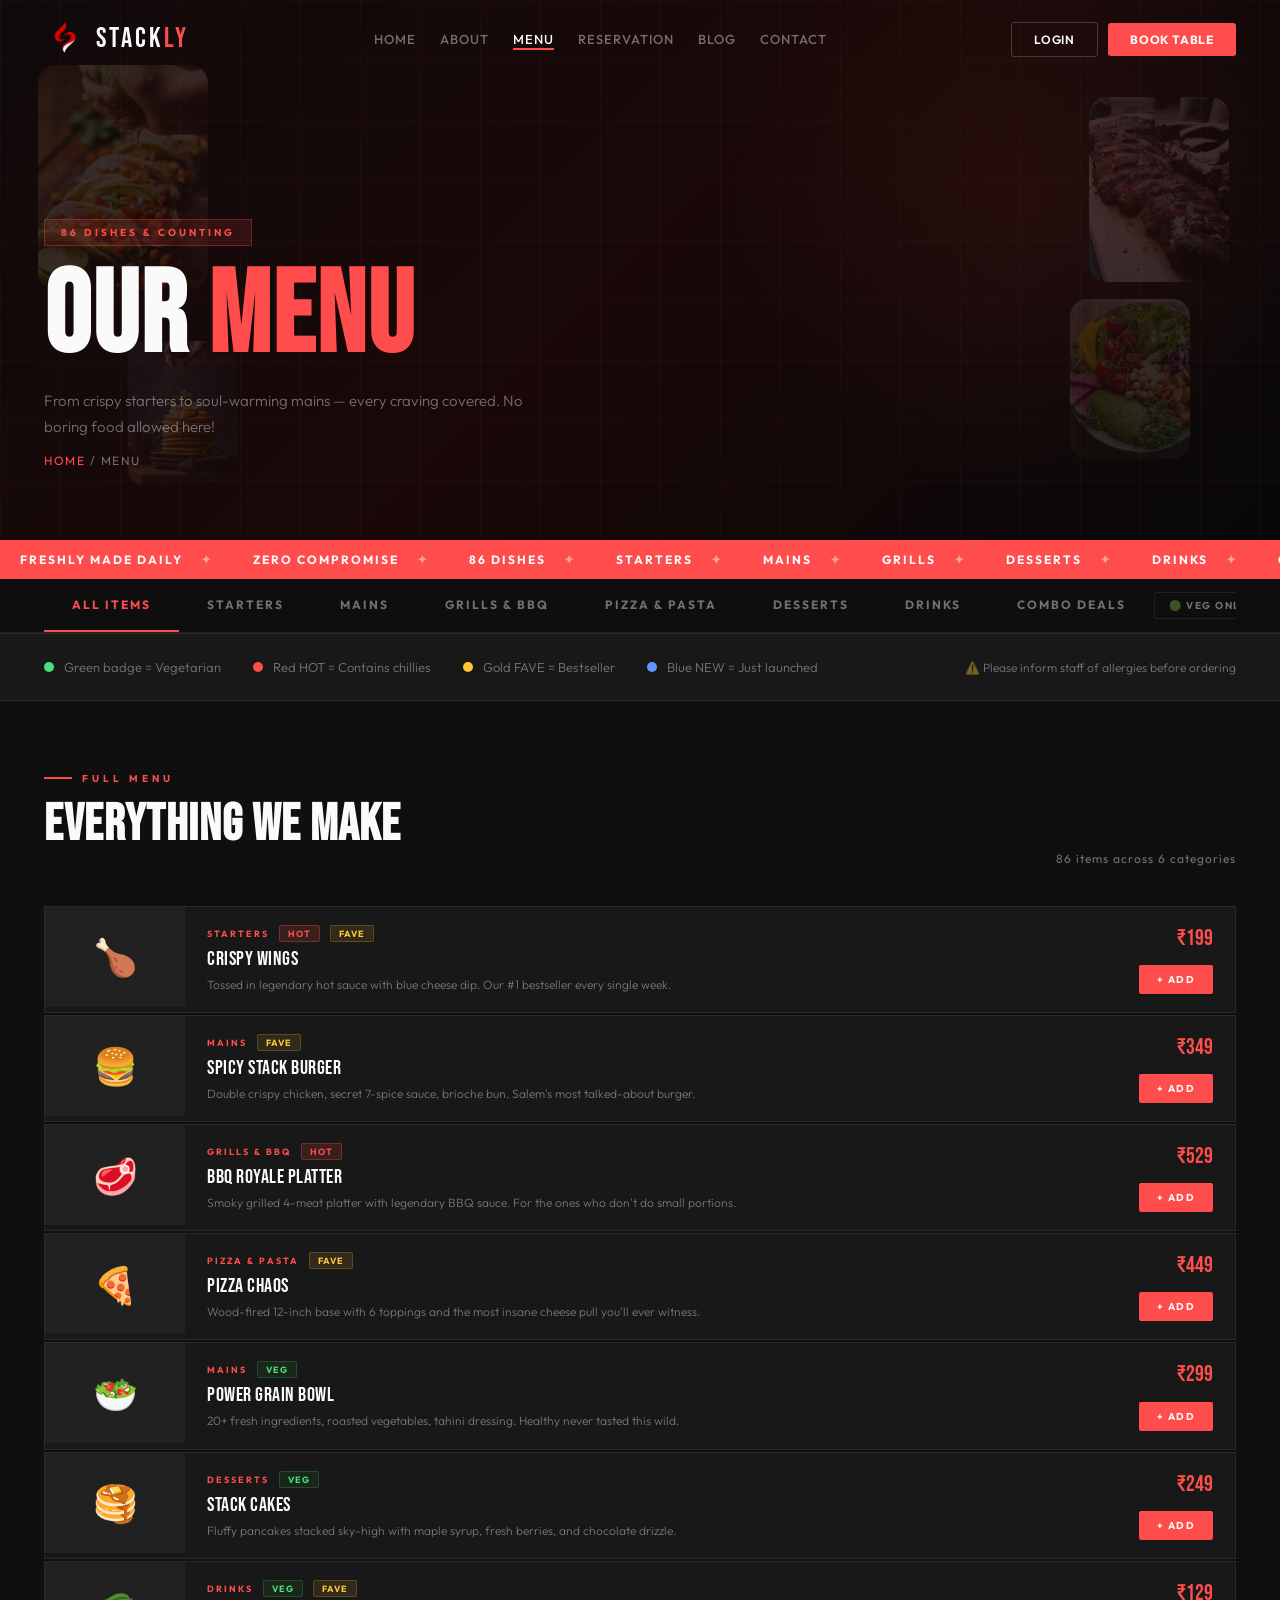
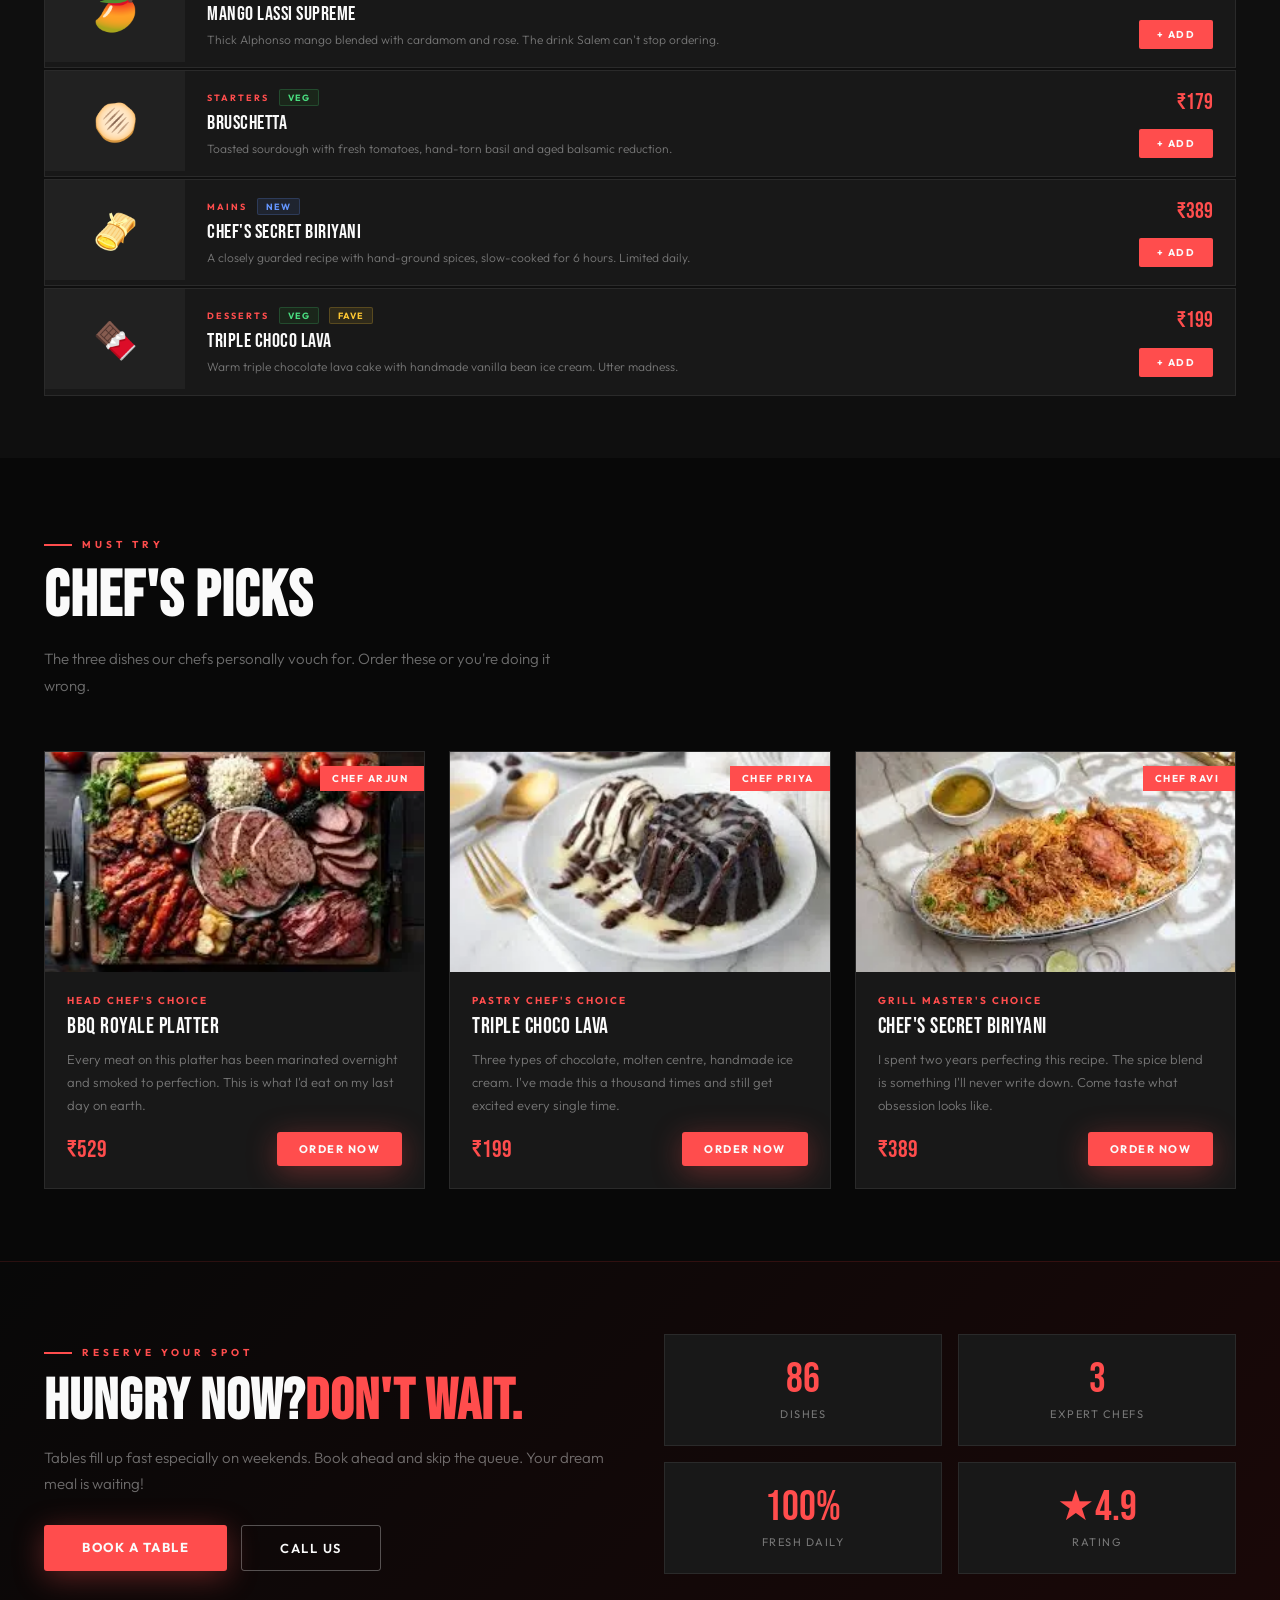
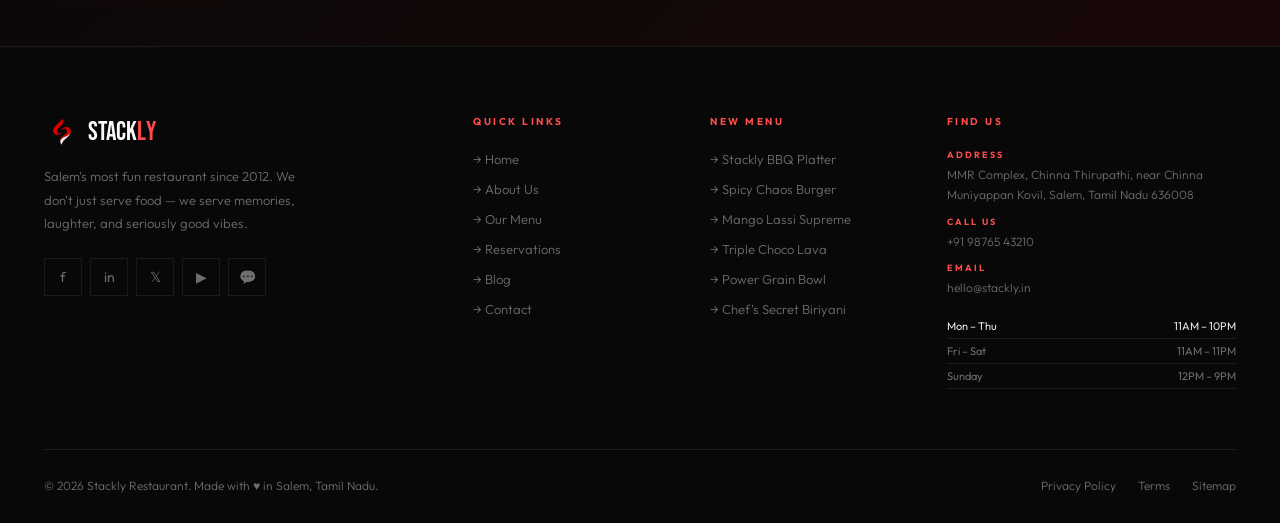
<file: menu.html>
<!DOCTYPE html>
<html lang="en">
<head>
<meta charset="UTF-8">
<meta name="viewport" content="width=device-width, initial-scale=1.0">
<title>Stackly — Our Menu</title>
<link rel="preconnect" href="https://fonts.googleapis.com">
<link href="https://fonts.googleapis.com/css2?family=Bebas+Neue&family=Outfit:wght@300;400;500;600;700&display=swap" rel="stylesheet">
<link rel="stylesheet" href="./common.css">
<style>
img{max-width:100%;display:block;}

/* SCROLL BAR */

/* HEADER */

   header{position:fixed;top:0;left:0;right:0;z-index:990;padding:22px 60px;display:flex;align-items:center;justify-content:space-between;transition:all .35s;}
header.sc{background:rgba(8,8,8,.95);backdrop-filter:blur(14px);padding:14px 60px;border-bottom:1px solid var(--border2);}
.logo{display:flex;align-items:center;gap:10px;text-decoration:none;}
.logo-stack{color:var(--white);}
.logo-ly{color:var(--red);}

nav{display:flex;gap:32px;}
nav a{font-size:13px;font-weight:500;color:var(--muted);letter-spacing:1px;text-transform:uppercase;transition:color .25s;}
nav a:hover,nav a.act{color:var(--white);}
.nav-btns{display:flex;gap:10px;align-items:center;}
.btn-ghost:hover{border-color:var(--red);color:var(--red);}
.btn-red:hover{background:var(--red-lt);transform:translateY(-1px);}

/* PAGE HERO */
.page-hero{position:relative;min-height:60vh;display:flex;align-items:flex-end;padding:0 60px 80px;overflow:hidden;background:linear-gradient(135deg,#100a0a 0%,#1a0808 50%,var(--black) 100%);}
.ph-grid{position:absolute;inset:0;background-image:linear-gradient(rgba(255,77,77,.04) 1px,transparent 1px),linear-gradient(90deg,rgba(255,77,77,.04) 1px,transparent 1px);background-size:60px 60px;}
.ph-blob{position:absolute;width:600px;height:600px;background:radial-gradient(circle,rgba(255,77,77,.08) 0%,transparent 70%);top:-100px;right:-50px;animation:pulse 6s ease-in-out infinite;}
@keyframes pulse{0%,100%{transform:scale(1);}50%{transform:scale(1.1);}}
.ph-content{position:relative;z-index:1;padding-top:100px;}
.ph-tag{display:inline-flex;align-items:center;gap:8px;background:rgba(255,77,77,.12);border:1px solid rgba(255,77,77,.3);color:var(--red);font-size:10px;font-weight:700;letter-spacing:3px;text-transform:uppercase;padding:6px 16px;margin-bottom:20px;}
.ph-h1{font-family:var(--serif);font-size:clamp(60px,9vw,130px);line-height:.9;letter-spacing:2px;color:var(--white);}
.ph-h1 span{color:var(--red);}
.ph-sub{font-size:15px;color:var(--muted);margin-top:18px;max-width:500px;font-weight:300;line-height:1.7;}
.ph-breadcrumb{margin-top:14px;font-size:12px;color:var(--muted);letter-spacing:1.5px;text-transform:uppercase;}
.ph-breadcrumb a{color:var(--red);}

/* SHARED */
.lbl{display:inline-flex;align-items:center;gap:10px;font-size:10px;font-weight:700;color:var(--red);letter-spacing:4px;text-transform:uppercase;margin-bottom:14px;}
.lbl::before{content:'';width:28px;height:2px;background:var(--red);}
.sh2{font-family:var(--serif);font-size:clamp(38px,5vw,65px);color:var(--white);line-height:1;margin-bottom:16px;letter-spacing:1px;}
.sp{font-size:15px;color:var(--muted);line-height:1.8;font-weight:300;}
.btn-primary{display:inline-block;padding:14px 38px;background:var(--red);font-size:13px;font-weight:700;color:var(--white);letter-spacing:1.5px;text-transform:uppercase;transition:all .2s;border-radius:3px;box-shadow:0 6px 30px rgba(255,77,77,.35);}
.btn-primary:hover{background:var(--red-lt);transform:translateY(-2px);}
.btn-outline{display:inline-block;padding:14px 38px;border:1.5px solid rgba(250,250,250,.3);font-size:13px;font-weight:600;color:var(--white);letter-spacing:1.5px;text-transform:uppercase;transition:all .2s;border-radius:3px;}
.btn-outline:hover{border-color:var(--red);color:var(--red);}

/* MENU TICKER */
.ticker{background:var(--red);overflow:hidden;padding:12px 0;}
.ticker-track{display:flex;width:max-content;animation:tick 30s linear infinite;}
.ticker-track:hover{animation-play-state:paused;}
.ticker-item{display:flex;align-items:center;gap:18px;padding:0 20px;white-space:nowrap;font-size:12px;font-weight:700;color:var(--white);letter-spacing:2px;text-transform:uppercase;}
.ticker-item::after{content:'✦';opacity:.5;}
@keyframes tick{from{transform:translateX(0);}to{transform:translateX(-50%);}}

/* FILTER BAR */
.filter-bar{position:sticky;top:62px;z-index:100;background:rgba(15,15,15,.97);backdrop-filter:blur(14px);border-bottom:1px solid var(--border2);padding:0 60px;}
.filter-inner{display:flex;align-items:center;gap:0;overflow-x:auto;-ms-overflow-style:none;scrollbar-width:none;}
.filter-inner::-webkit-scrollbar{display:none;}
.filter-btn{padding:18px 28px;font-size:12px;font-weight:700;color:var(--muted);letter-spacing:2px;text-transform:uppercase;background:none;border:none;border-bottom:2px solid transparent;cursor:pointer;transition:all .25s;white-space:nowrap;font-family:var(--sans);}
.filter-btn:hover{color:var(--white);}
.filter-btn.on{color:var(--red);border-bottom-color:var(--red);}
.filter-right{margin-left:auto;display:flex;align-items:center;gap:12px;padding:12px 0;flex-shrink:0;}
.diet-tag{padding:6px 14px;font-size:10px;font-weight:700;border:1.5px solid var(--border2);color:var(--muted);letter-spacing:1.5px;text-transform:uppercase;cursor:pointer;transition:all .2s;border-radius:2px;background:none;font-family:var(--sans);}
.diet-tag.on,.diet-tag:hover{border-color:var(--red);color:var(--red);}

/* MENU SECTIONS */
.menu-wrap{padding:70px 60px;}
.menu-section{display:none;animation:fadeIn .4s ease;}
.menu-section.on{display:block;}

.msec-header{display:flex;align-items:flex-end;justify-content:space-between;margin-bottom:40px;flex-wrap:wrap;gap:16px;}
.msec-header h2{font-family:var(--serif);font-size:clamp(36px,4vw,56px);letter-spacing:1px;}
.msec-header p{font-size:14px;color:var(--muted);max-width:400px;font-weight:300;line-height:1.7;}
.item-count{font-size:12px;color:var(--muted);letter-spacing:1px;}

/* LIST-STYLE MENU (Featured / All) */
.menu-list{display:grid;grid-template-columns:1fr;gap:2px;}
.mi{background:var(--card);border:1px solid var(--border2);display:grid;grid-template-columns:140px 1fr auto;grid-template-rows:auto;gap:0;overflow:hidden;transition:transform .25s,box-shadow .25s,border-color .25s;}
.mi:hover{transform:translateX(4px);box-shadow:0 8px 32px rgba(0,0,0,.5);border-color:rgba(255,77,77,.2);}
.mi-img{width:140px;height:100px;object-fit:cover;background:var(--card2);display:flex;align-items:center;justify-content:center;font-size:36px;flex-shrink:0;transition:transform .4s;}
.mi:hover .mi-img{transform:scale(1.05);}
.mi-body{padding:18px 22px;display:flex;flex-direction:column;justify-content:center;}
.mi-top{display:flex;align-items:center;gap:10px;margin-bottom:5px;}
.mi-cat{font-size:9px;font-weight:700;color:var(--red);letter-spacing:2px;text-transform:uppercase;}
.mi-badge{padding:2px 8px;font-size:9px;font-weight:700;letter-spacing:1px;text-transform:uppercase;border-radius:2px;}
.mi-badge.hot{background:rgba(255,77,77,.15);color:var(--red);border:1px solid rgba(255,77,77,.3);}
.mi-badge.fave{background:rgba(250,200,50,.1);color:#ffc832;border:1px solid rgba(255,200,50,.2);}
.mi-badge.veg{background:rgba(50,205,50,.08);color:#4ade80;border:1px solid rgba(74,222,128,.2);}
.mi-badge.new{background:rgba(100,150,255,.1);color:#6496ff;border:1px solid rgba(100,150,255,.2);}
.mi-name{font-family:var(--serif);font-size:20px;letter-spacing:.5px;color:var(--white);margin-bottom:4px;}
.mi-desc{font-size:12px;color:var(--muted);line-height:1.6;font-weight:300;}
.mi-right{padding:18px 22px;display:flex;flex-direction:column;align-items:flex-end;justify-content:space-between;gap:12px;flex-shrink:0;}
.mi-price{font-family:var(--serif);font-size:22px;color:var(--red);white-space:nowrap;}
.mi-add{padding:8px 18px;background:var(--red);font-size:10px;font-weight:700;color:var(--white);letter-spacing:1.5px;text-transform:uppercase;transition:all .2s;border-radius:2px;border:none;cursor:pointer;font-family:var(--sans);}
.mi-add:hover{background:var(--red-lt);}

/* CARD-STYLE MENU (Specials / Drinks) */
.menu-cards{display:grid;grid-template-columns:repeat(4,1fr);gap:20px;}
.mc{background:var(--card);border:1px solid var(--border2);overflow:hidden;transition:transform .3s,box-shadow .3s,border-color .3s;position:relative;}
.mc:hover{transform:translateY(-8px);box-shadow:0 30px 60px rgba(0,0,0,.6);border-color:rgba(255,77,77,.2);}
.mc-badge{position:absolute;top:0;left:0;z-index:2;padding:5px 12px;font-size:9px;font-weight:700;letter-spacing:1.5px;text-transform:uppercase;}
.mc-badge.hot{background:var(--red);color:var(--white);}
.mc-badge.fave{background:var(--white);color:var(--red);}
.mc-badge.new{background:#6496ff;color:var(--white);}
.mc-badge.veg{background:#4ade80;color:#052e16;}
.mc-img{width:100%;height:180px;object-fit:cover;background:var(--card2);display:flex;align-items:center;justify-content:center;font-size:48px;transition:transform .4s;}
.mc:hover .mc-img{transform:scale(1.07);}
.mc-body{padding:18px;}
.mc-cat{font-size:9px;font-weight:700;color:var(--red);letter-spacing:2px;text-transform:uppercase;margin-bottom:6px;}
.mc-name{font-family:var(--serif);font-size:19px;letter-spacing:.5px;color:var(--white);margin-bottom:8px;}
.mc-desc{font-size:11px;color:var(--muted);line-height:1.65;margin-bottom:14px;font-weight:300;}
.mc-foot{display:flex;align-items:center;justify-content:space-between;}
.mc-price{font-family:var(--serif);font-size:20px;color:var(--red);}
.mc-btn{padding:7px 16px;background:var(--red);font-size:10px;font-weight:700;color:var(--white);letter-spacing:1px;text-transform:uppercase;transition:all .2s;border-radius:2px;border:none;cursor:pointer;font-family:var(--sans);}
.mc-btn:hover{background:var(--red-lt);}

/* COMBO SECTION */
.combo-grid{display:grid;grid-template-columns:repeat(3,1fr);gap:24px;margin-top:20px;}
.combo{background:var(--card);border:1px solid var(--border2);padding:28px;position:relative;overflow:hidden;transition:transform .3s,border-color .3s;}
.combo:hover{transform:translateY(-6px);border-color:rgba(255,77,77,.3);}
.combo-top{display:flex;justify-content:space-between;align-items:flex-start;margin-bottom:16px;}
.combo-name{font-family:var(--serif);font-size:24px;letter-spacing:1px;color:var(--white);}
.combo-save{background:rgba(255,77,77,.15);border:1px solid rgba(255,77,77,.3);color:var(--red);font-size:10px;font-weight:700;padding:4px 10px;letter-spacing:1px;text-transform:uppercase;}
.combo-items li{display:flex;align-items:center;gap:10px;font-size:13px;color:var(--muted);font-weight:300;}
.combo-items li::before{content:'';width:5px;height:5px;background:var(--red);border-radius:50%;flex-shrink:0;}
.combo-foot{display:flex;align-items:center;justify-content:space-between;}
.combo-price{display:flex;align-items:baseline;gap:8px;}
.combo-now{font-family:var(--serif);font-size:28px;color:var(--red);}
.combo-was{font-size:14px;color:var(--muted);text-decoration:line-through;}

/* CHEF'S TABLE */
.chefs-picks{background:var(--black);padding:80px 60px;margin:0;}
.cp-head{display:flex;align-items:flex-end;justify-content:space-between;margin-bottom:52px;flex-wrap:wrap;gap:20px;}
.cp-grid{display:grid;grid-template-columns:repeat(3,1fr);gap:24px;}
.cp{background:var(--card);border:1px solid var(--border2);overflow:hidden;transition:transform .3s,box-shadow .3s;}
.cp:hover{transform:translateY(-8px);box-shadow:0 28px 60px rgba(255,77,77,.15);}
.cp-img{width:100%;height:220px;object-fit:cover;background:var(--card2);display:flex;align-items:center;justify-content:center;font-size:56px;position:relative;}
.cp-ribbon{position:absolute;top:14px;right:0;background:var(--red);color:var(--white);padding:6px 16px 6px 12px;font-size:10px;font-weight:700;letter-spacing:1.5px;text-transform:uppercase;}
.cp-body{padding:22px;}
.cp-chef{font-size:10px;font-weight:700;color:var(--red);letter-spacing:2px;text-transform:uppercase;margin-bottom:6px;}
.cp-name{font-family:var(--serif);font-size:22px;letter-spacing:.5px;color:var(--white);margin-bottom:8px;}
.cp-desc{font-size:13px;color:var(--muted);line-height:1.75;margin-bottom:16px;font-weight:300;}
.cp-foot{display:flex;align-items:center;justify-content:space-between;}
.cp-price{font-family:var(--serif);font-size:24px;color:var(--red);}
.cp-img{overflow:hidden;}

/* ALLERGEN / INFO BAR */
.info-bar{background:var(--card);border-top:1px solid var(--border2);border-bottom:1px solid var(--border2);padding:28px 60px;display:flex;align-items:center;gap:32px;flex-wrap:wrap;}
.info-item{display:flex;align-items:center;gap:10px;font-size:13px;color:var(--muted);font-weight:300;}
.info-dot{width:10px;height:10px;border-radius:50%;flex-shrink:0;}
.dot-veg{background:#4ade80;}
.dot-hot{background:var(--red);}
.dot-fave{background:#ffc832;}
.dot-new{background:#6496ff;}

/* CTA BOTTOM */
.menu-cta{background:linear-gradient(135deg,var(--black) 0%,#1a0808 100%);padding:80px 60px;display:grid;grid-template-columns:1fr 1fr;gap:60px;align-items:center;border-top:1px solid var(--border);}
.mcta-text h2{font-family:var(--serif);font-size:clamp(36px,4.5vw,60px);color:var(--white);letter-spacing:1px;line-height:1;}
.mcta-text h2 span{color:var(--red);}
.mcta-text p{font-size:15px;color:var(--muted);margin-top:14px;font-weight:300;line-height:1.75;}
.mcta-btns{display:flex;gap:14px;flex-wrap:wrap;margin-top:28px;}
.mcta-right{display:grid;grid-template-columns:1fr 1fr;gap:16px;}
.mcta-fact{background:var(--card);border:1px solid var(--border2);padding:24px 20px;text-align:center;transition:border-color .25s;}
.mcta-fact:hover{border-color:rgba(255,77,77,.3);}
.mcta-fact-n{font-family:var(--serif);font-size:42px;color:var(--red);display:block;line-height:1;}
.mcta-fact-l{font-size:11px;color:var(--muted);letter-spacing:1.5px;text-transform:uppercase;margin-top:6px;}

/* ============================================================
   RESPONSIVE — MENU PAGE (ALL BREAKPOINTS)
   ============================================================ */

/* 1536px — Large desktops / 4K scaled */
@media (max-width: 1536px) {
  header { padding: 20px 50px; }
  header.sc { padding: 13px 50px; }
  .page-hero { padding: 0 50px 76px; }
  .filter-bar { padding: 0 50px; }
  .menu-wrap { padding: 66px 50px; }
  .chefs-picks { padding: 76px 50px; }
  .info-bar { padding: 26px 50px; }
  .menu-cta { padding: 76px 50px; }
  
}

/* 1280px — Standard desktop */
@media (max-width: 1280px) {
  header { padding: 18px 44px; }
  header.sc { padding: 12px 44px; }
  nav { gap: 24px; }
  .page-hero { padding: 0 44px 72px; }
  .filter-bar { padding: 0 44px; }
  .menu-wrap { padding: 62px 44px; }
  .chefs-picks { padding: 72px 44px; }
  .info-bar { padding: 25px 44px; }
  .menu-cta { padding: 72px 44px; gap: 48px; }
  
}

/* 1024px — Small desktop / large tablet landscape */
@media (max-width: 1024px) {
  header { padding: 18px 40px; }
  header.sc { padding: 12px 40px; }
  .page-hero { padding: 0 40px 70px; }
  .filter-bar { padding: 0 40px; }
  .menu-wrap { padding: 60px 40px; }
  .chefs-picks { padding: 70px 40px; }
  .info-bar { padding: 24px 40px; }
  .menu-cta { padding: 70px 40px; }
  .menu-cards { grid-template-columns: repeat(3, 1fr); }
  .combo-grid { grid-template-columns: repeat(2, 1fr); }
  .cp-grid { grid-template-columns: repeat(2, 1fr); }
  
  
}

/* 900px — Tablet portrait wide (nav collapses) */
@media (max-width: 900px) {
  header { padding: 18px 32px; }
  header.sc { padding: 12px 32px; }
  nav, .nav-btns { display: none !important; }
  .ham { display: flex !important; }
  .page-hero { padding: 0 32px 60px; }
  .filter-bar { padding: 0 32px; top: 56px; }
  .menu-wrap { padding: 50px 32px; }
  .chefs-picks { padding: 60px 32px; }
  .info-bar { padding: 22px 32px; }
  .menu-cta { grid-template-columns: 1fr; padding: 60px 32px; gap: 36px; }
  .mcta-right { grid-template-columns: repeat(4, 1fr); }
  .menu-cards { grid-template-columns: repeat(2, 1fr); }
  .mi { grid-template-columns: 110px 1fr auto; }
  
  
}

/* 768px — Tablet portrait / large phone landscape */
@media (max-width: 768px) {
  header { padding: 14px 20px; background: rgba(8,8,8,.97); backdrop-filter: blur(12px); border-bottom: 1px solid var(--border); }
  header.sc { padding: 14px 20px; }
  .page-hero { padding: 0 20px 52px; min-height: 50vh; }
  .ph-h1 { font-size: clamp(48px, 10vw, 86px); }
  .filter-bar { padding: 0 20px; top: 56px; }
  .filter-btn { padding: 15px 18px; font-size: 11px; }
  .filter-right { display: none; }
  .menu-wrap { padding: 44px 20px; }
  .chefs-picks { padding: 56px 20px; }
  .info-bar { padding: 18px 20px; gap: 14px; flex-wrap: wrap; }
  .menu-cta { padding: 56px 20px; }
  .mcta-right { grid-template-columns: repeat(2, 1fr); }
  .menu-cards { grid-template-columns: repeat(2, 1fr); gap: 14px; }
  .combo-grid { grid-template-columns: 1fr; }
  .cp-grid { grid-template-columns: 1fr 1fr; gap: 16px; }
  .mi { grid-template-columns: 90px 1fr; }
  .mi-right { display: flex; flex-direction: row; align-items: center; justify-content: space-between; padding: 0 14px 14px; grid-column: 1 / -1; border-top: none; }
  .mi-price { font-size: 17px; }
  .mi-add { padding: 7px 14px; font-size: 9px; letter-spacing: 1px; }
  
  
  
  .cp-head { flex-direction: column; align-items: flex-start; gap: 16px; }
  .msec-header { flex-direction: column; align-items: flex-start; gap: 10px; }
}

/* 640px — Large phone portrait */
@media (max-width: 640px) {
  .page-hero { padding: 0 20px 48px; min-height: 46vh; }
  .menu-wrap { padding: 40px 20px; }
  .chefs-picks { padding: 52px 20px; }
  .menu-cards { grid-template-columns: 1fr 1fr; gap: 12px; }
  .mc-img { height: 155px; }
  .cp-grid { grid-template-columns: 1fr; }
  .mcta-right { grid-template-columns: 1fr 1fr; }
}

/* 480px — Standard phone portrait */
@media (max-width: 480px) {
  .page-hero { padding: 0 20px 44px; min-height: 44vh; }
  .ph-h1 { font-size: clamp(40px, 11vw, 60px); }
  .ph-tag { font-size: 9px; padding: 5px 12px; letter-spacing: 2px; }
  .menu-wrap { padding: 36px 20px; }
  .chefs-picks { padding: 48px 20px; }
  .menu-cards { grid-template-columns: 1fr 1fr; gap: 12px; }
  .mc-img { height: 150px; }
  .cp-grid { grid-template-columns: 1fr; }
  .mi { grid-template-columns: 80px 1fr; }
  .mi-img { width: 80px; height: 80px; }
  .mi-name { font-size: 17px; }
  .mi-desc { display: none; }
  .mcta-right { grid-template-columns: 1fr 1fr; }
  
  
}

/* 425px — Large phone portrait */
@media (max-width: 425px) {
  .menu-wrap { padding: 34px 18px; }
  .chefs-picks { padding: 44px 18px; }
  .mc-img { height: 145px; }
  .filter-btn { padding: 14px 14px; font-size: 10px; }
}

/* 375px — iPhone SE / small phones */
@media (max-width: 375px) {
  .page-hero { padding: 0 16px 40px; }
  .ph-h1 { font-size: clamp(36px, 11vw, 52px); line-height: .88; }
  .menu-wrap { padding: 32px 16px; }
  .chefs-picks { padding: 40px 16px; }
  .info-bar { padding: 14px 16px; gap: 10px; }
  .menu-cta { padding: 40px 16px; }
  .menu-cards { grid-template-columns: 1fr; }
  .mc-img { height: 160px; }
  .combo-grid { grid-template-columns: 1fr; }
  .mcta-right { grid-template-columns: 1fr 1fr; }
  .mcta-fact-n { font-size: 36px; }
  
  
  
  
}

/* 320px — Very small phones */
@media (max-width: 320px) {
  section { padding: 40px 14px; }
  .page-hero { padding: 0 14px 36px; }
  .ph-h1 { font-size: 34px; letter-spacing: 0; }
  .ph-tag { display: none; }
  .story-main, .story-placeholder { height: 200px; }
  .story-body { font-size: 13px; }
  .val-card { padding: 24px 18px; }
  .val-title { font-size: 14px; }
  .val-desc { font-size: 12px; }
  .stats-sec { padding: 36px 14px; }
  .stat-n { font-size: 52px; }
  .team-grid { grid-template-columns: 1fr; }
  .tm-img, .tm-placeholder { height: 220px; }
  .tm-name { font-size: 16px; }
  .aw-grid { grid-template-columns: 1fr; }
  .aw { padding: 22px 18px; }
  .tc { padding: 20px 16px; }
  .tc-text { font-size: 12px; }
  .cta-bar { padding: 28px 14px; }
  .cta-bar-text h3 { font-size: 24px; }
  .btn-white, .btn-red-out { width: 100%; text-align: center; padding: 12px 16px; }
  
  
  
  
  
  
  
  
}

/* Accessibility — respect reduced-motion preference */
@media (prefers-reduced-motion: reduce) {
  *, *::before, *::after { animation: none !important; transition: none !important; }
}
</style>
</head>
<body>

<div id="sb"></div>

<!-- HEADER -->
<header id="hdr">
  <a href="./index.html" class="logo"><img src="./assets/stackly logo.webp" alt="Stackly Logo" class="logo-img"><span class="logo-text"><span class="logo-stack">STACK</span><span class="logo-ly">LY</span></span></a>
  <nav>
    <a href="./index.html">Home</a>
    <a href="./about.html">About</a>
    <a href="./menu.html">Menu</a>
    <a href="./reservation.html">Reservation</a>
    <a href="./blog.html">Blog</a>
    <a href="./contact.html">Contact</a>
  </nav>
  <div class="nav-btns">
    <a href="./login.html" class="btn-ghost">Login</a>
    <a href="./404page.html" class="btn-red">Book Table</a>
  </div>
  <button class="ham" id="ham"><span></span><span></span><span></span></button>
</header>


<!-- MOBILE MENU -->
<div class="mob" id="mm">
  <button class="mob-close" id="mm-close" aria-label="Close menu">✕</button>
  <a href="./index.html" onclick="cm()">HOME</a>
  <a href="./about.html" onclick="cm()">ABOUT</a>
  <a href="./menu.html" onclick="cm()">MENU</a>
  <a href="./reservation.html" onclick="cm()">RESERVATION</a>
  <a href="./blog.html" onclick="cm()">BLOG</a>
  <a href="./contact.html" onclick="cm()">CONTACT</a>
  <div class="mob-btns">
    <a href="./login.html" class="btn-ghost" onclick="cm()">Login</a>
    <a href="./404page.html" class="btn-red" onclick="cm()">Book a Table</a>
  </div>
</div>

<!-- PAGE HERO -->
<div class="page-hero">
  <img class="hero-float-img hfi1" src="./assets/spicy stack.webp" alt="">
  <img class="hero-float-img hfi2" src="./assets/BBQ.webp" alt="">
  <img class="hero-float-img hfi3" src="./assets/pancakes.webp" alt="">
  <img class="hero-float-img hfi4" src="./assets/bowl.webp" alt="">

  <div class="ph-grid"></div>
  <div class="ph-blob"></div>
  <div class="ph-content fade-up">
    <div class="ph-tag">86 Dishes & Counting</div>
    <h1 class="ph-h1">OUR <span>MENU</span></h1>
    <p class="ph-sub">From crispy starters to soul-warming mains — every craving covered. No boring food allowed here!</p>
    <p class="ph-breadcrumb"><a href="./index.html">Home</a> / Menu</p>
  </div>
</div>

<!-- TICKER -->
<div class="ticker">
  <div class="ticker-track">
    <div class="ticker-item">Freshly Made Daily</div><div class="ticker-item">Zero Compromise</div>
    <div class="ticker-item">86 Dishes</div><div class="ticker-item">Starters</div>
    <div class="ticker-item">Mains</div><div class="ticker-item">Grills</div>
    <div class="ticker-item">Desserts</div><div class="ticker-item">Drinks</div>
    <div class="ticker-item">Combos</div><div class="ticker-item">Freshly Made Daily</div>
    <div class="ticker-item">Zero Compromise</div><div class="ticker-item">86 Dishes</div>
    <div class="ticker-item">Starters</div><div class="ticker-item">Mains</div>
    <div class="ticker-item">Grills</div><div class="ticker-item">Desserts</div>
    <div class="ticker-item">Drinks</div><div class="ticker-item">Combos</div>
  </div>
</div>

<!-- FILTER BAR -->
<div class="filter-bar" id="filterBar">
  <div class="filter-inner">
    <button class="filter-btn on" onclick="showMenu('all',this)">All Items</button>
    <button class="filter-btn" onclick="showMenu('starters',this)">Starters</button>
    <button class="filter-btn" onclick="showMenu('mains',this)">Mains</button>
    <button class="filter-btn" onclick="showMenu('grills',this)">Grills & BBQ</button>
    <button class="filter-btn" onclick="showMenu('pizza',this)">Pizza & Pasta</button>
    <button class="filter-btn" onclick="showMenu('desserts',this)">Desserts</button>
    <button class="filter-btn" onclick="showMenu('drinks',this)">Drinks</button>
    <button class="filter-btn" onclick="showMenu('combos',this)">Combo Deals</button>
    <div class="filter-right">
      <button class="diet-tag" onclick="toggleDiet(this,'veg')">🟢 Veg Only</button>
      <button class="diet-tag" onclick="toggleDiet(this,'spicy')">🔥 Spicy</button>
    </div>
  </div>
</div>

<!-- ALLERGEN INFO BAR -->
<div class="info-bar">
  <div class="info-item"><div class="info-dot dot-veg"></div>Green badge = Vegetarian</div>
  <div class="info-item"><div class="info-dot dot-hot"></div>Red HOT = Contains chillies</div>
  <div class="info-item"><div class="info-dot dot-fave"></div>Gold FAVE = Bestseller</div>
  <div class="info-item"><div class="info-dot dot-new"></div>Blue NEW = Just launched</div>
  <div class="info-item" style="margin-left:auto;font-size:12px;">⚠️ Please inform staff of allergies before ordering</div>
</div>

<!-- MENU CONTENT -->
<div class="menu-wrap" id="menuWrap">

  <!-- ALL ITEMS -->
  <div class="menu-section on" id="ms-all">
    <div class="msec-header fade-up">
      <div>
        <div class="lbl">Full Menu</div>
        <h2 class="sh2">EVERYTHING WE MAKE</h2>
      </div>
      <span class="item-count">86 items across 6 categories</span>
    </div>
    <div class="menu-list">
      <div class="mi fade-up"><div class="mi-img">🍗</div><div class="mi-body"><div class="mi-top"><div class="mi-cat">Starters</div><span class="mi-badge hot">HOT</span><span class="mi-badge fave">FAVE</span></div><div class="mi-name">Crispy Wings</div><div class="mi-desc">Tossed in legendary hot sauce with blue cheese dip. Our #1 bestseller every single week.</div></div><div class="mi-right"><div class="mi-price">₹199</div><a href="./404page.html"><button class="mi-add">+ Add</button></a></div></div>
      <div class="mi fade-up"><div class="mi-img">🍔</div><div class="mi-body"><div class="mi-top"><div class="mi-cat">Mains</div><span class="mi-badge fave">FAVE</span></div><div class="mi-name">Spicy Stack Burger</div><div class="mi-desc">Double crispy chicken, secret 7-spice sauce, brioche bun. Salem's most talked-about burger.</div></div><div class="mi-right"><div class="mi-price">₹349</div><a href="./404page.html"><button class="mi-add">+ Add</button></a></div></div>
      <div class="mi fade-up"><div class="mi-img">🥩</div><div class="mi-body"><div class="mi-top"><div class="mi-cat">Grills & BBQ</div><span class="mi-badge hot">HOT</span></div><div class="mi-name">BBQ Royale Platter</div><div class="mi-desc">Smoky grilled 4-meat platter with legendary BBQ sauce. For the ones who don't do small portions.</div></div><div class="mi-right"><div class="mi-price">₹529</div><a href="./404page.html"><button class="mi-add">+ Add</button></a></div></div>
      <div class="mi fade-up"><div class="mi-img">🍕</div><div class="mi-body"><div class="mi-top"><div class="mi-cat">Pizza & Pasta</div><span class="mi-badge fave">FAVE</span></div><div class="mi-name">Pizza Chaos</div><div class="mi-desc">Wood-fired 12-inch base with 6 toppings and the most insane cheese pull you'll ever witness.</div></div><div class="mi-right"><div class="mi-price">₹449</div><a href="./404page.html"><button class="mi-add">+ Add</button></a></div></div>
      <div class="mi fade-up"><div class="mi-img">🥗</div><div class="mi-body"><div class="mi-top"><div class="mi-cat">Mains</div><span class="mi-badge veg">VEG</span></div><div class="mi-name">Power Grain Bowl</div><div class="mi-desc">20+ fresh ingredients, roasted vegetables, tahini dressing. Healthy never tasted this wild.</div></div><div class="mi-right"><div class="mi-price">₹299</div><a href="./404page.html"><button class="mi-add">+ Add</button></a></div></div>
      <div class="mi fade-up"><div class="mi-img">🥞</div><div class="mi-body"><div class="mi-top"><div class="mi-cat">Desserts</div><span class="mi-badge veg">VEG</span></div><div class="mi-name">Stack Cakes</div><div class="mi-desc">Fluffy pancakes stacked sky-high with maple syrup, fresh berries, and chocolate drizzle.</div></div><div class="mi-right"><div class="mi-price">₹249</div><a href="./404page.html"><button class="mi-add">+ Add</button></a></div></div>
      <div class="mi fade-up"><div class="mi-img">🥭</div><div class="mi-body"><div class="mi-top"><div class="mi-cat">Drinks</div><span class="mi-badge veg">VEG</span><span class="mi-badge fave">FAVE</span></div><div class="mi-name">Mango Lassi Supreme</div><div class="mi-desc">Thick Alphonso mango blended with cardamom and rose. The drink Salem can't stop ordering.</div></div><div class="mi-right"><div class="mi-price">₹129</div><a href="./404page.html"><button class="mi-add">+ Add</button></a></div></div>
      <div class="mi fade-up"><div class="mi-img">🫓</div><div class="mi-body"><div class="mi-top"><div class="mi-cat">Starters</div><span class="mi-badge veg">VEG</span></div><div class="mi-name">Bruschetta</div><div class="mi-desc">Toasted sourdough with fresh tomatoes, hand-torn basil and aged balsamic reduction.</div></div><div class="mi-right"><div class="mi-price">₹179</div><a href="./404page.html"><button class="mi-add">+ Add</button></a></div></div>
      <div class="mi fade-up"><div class="mi-img">🫔</div><div class="mi-body"><div class="mi-top"><div class="mi-cat">Mains</div><span class="mi-badge new">NEW</span></div><div class="mi-name">Chef's Secret Biriyani</div><div class="mi-desc">A closely guarded recipe with hand-ground spices, slow-cooked for 6 hours. Limited daily.</div></div><div class="mi-right"><div class="mi-price">₹389</div><a href="./404page.html"><button class="mi-add">+ Add</button></a></div></div>
      <div class="mi fade-up"><div class="mi-img">🍫</div><div class="mi-body"><div class="mi-top"><div class="mi-cat">Desserts</div><span class="mi-badge veg">VEG</span><span class="mi-badge fave">FAVE</span></div><div class="mi-name">Triple Choco Lava</div><div class="mi-desc">Warm triple chocolate lava cake with handmade vanilla bean ice cream. Utter madness.</div></div><div class="mi-right"><div class="mi-price">₹199</div><a href="./404page.html"><button class="mi-add">+ Add</button></a></div></div>
    </div>
  </div>

  <!-- STARTERS -->
  <div class="menu-section" id="ms-starters">
    <div class="msec-header fade-up">
      <div><div class="lbl">Small Plates</div><h2 class="sh2">STARTERS</h2><p>The warm-up act that somehow steals the whole show.</p></div>
    </div>
    <div class="menu-cards">
      <div class="mc fade-up"><span class="mc-badge hot">HOT</span><div class="mc-img">🍗</div><div class="mc-body"><div class="mc-cat">Chicken</div><div class="mc-name">Crispy Wings</div><div class="mc-desc">Tossed in legendary hot sauce with blue cheese dip.</div><div class="mc-foot"><span class="mc-price">₹199</span><a href="./404page.html"><button class="mc-btn">Order</button></a></div></div></div>
      <div class="mc fade-up"><span class="mc-badge veg">VEG</span><div class="mc-img">🍟</div><div class="mc-body"><div class="mc-cat">Vegetarian</div><div class="mc-name">Onion Rings</div><div class="mc-desc">Golden beer-battered rings with chipotle mayo dip.</div><div class="mc-foot"><span class="mc-price">₹149</span><a href="./404page.html"><button class="mc-btn">Order</button></a></div></div></div>
      <div class="mc fade-up"><span class="mc-badge veg">VEG</span><div class="mc-img">🫓</div><div class="mc-body"><div class="mc-cat">Vegetarian</div><div class="mc-name">Bruschetta</div><div class="mc-desc">Toasted sourdough, tomatoes, basil and balsamic glaze.</div><div class="mc-foot"><span class="mc-price">₹179</span><a href="./404page.html"><button class="mc-btn">Order</button></a></div></div></div>
      <div class="mc fade-up"><span class="mc-badge fave">FAVE</span><div class="mc-img">🧀</div><div class="mc-body"><div class="mc-cat">Vegetarian</div><div class="mc-name">Loaded Nachos</div><div class="mc-desc">Chips, cheese sauce, jalapeños, and guacamole mountain.</div><div class="mc-foot"><span class="mc-price">₹229</span><a href="./404page.html"><button class="mc-btn">Order</button></a></div></div></div>
      <div class="mc fade-up"><span class="mc-badge hot">HOT</span><div class="mc-img">🥜</div><div class="mc-body"><div class="mc-cat">Chicken</div><div class="mc-name">Seekh Kebabs</div><div class="mc-desc">Juicy minced chicken kebabs with mint chutney.</div><div class="mc-foot"><span class="mc-price">₹229</span><a href="./404page.html"><button class="mc-btn">Order</button></a></div></div></div>
      <div class="mc fade-up"><span class="mc-badge new">NEW</span><div class="mc-img">🥟</div><div class="mc-body"><div class="mc-cat">Chef's New</div><div class="mc-name">Truffle Gyoza</div><div class="mc-desc">Pan-fried dumplings with truffle oil and ponzu sauce.</div><div class="mc-foot"><span class="mc-price">₹269</span><a href="./404page.html"><button class="mc-btn">Order</button></a></div></div></div>
      <div class="mc fade-up"><div class="mc-img">🥗</div><div class="mc-body"><div class="mc-cat">Vegetarian</div><div class="mc-name">Caesar Salad</div><div class="mc-desc">Romaine, house dressing, croutons, parmesan shards.</div><div class="mc-foot"><span class="mc-price">₹189</span><a href="./404page.html"><button class="mc-btn">Order</button></a></div></div></div>
      <div class="mc fade-up"><span class="mc-badge hot">HOT</span><div class="mc-img">🍢</div><div class="mc-body"><div class="mc-cat">Chicken</div><div class="mc-name">Chilli Chicken Bites</div><div class="mc-desc">Wok-tossed crispy chicken with peppers and house sauce.</div><div class="mc-foot"><span class="mc-price">₹219</span><a href="./404page.html"><button class="mc-btn">Order</button></a></div></div></div>
    </div>
  </div>

  <!-- MAINS -->
  <div class="menu-section" id="ms-mains">
    <div class="msec-header fade-up">
      <div><div class="lbl">The Big Plates</div><h2 class="sh2">MAIN COURSE</h2><p>The stars of the show. Order two — no one's judging.</p></div>
    </div>
    <div class="menu-list">
      <div class="mi fade-up"><div class="mi-img">🍔</div><div class="mi-body"><div class="mi-top"><div class="mi-cat">Burgers</div><span class="mi-badge fave">FAVE</span><span class="mi-badge hot">HOT</span></div><div class="mi-name">Spicy Stack Burger</div><div class="mi-desc">Double crispy chicken, 7-spice sauce, pickled slaw, brioche bun. Salem's most talked-about burger.</div></div><div class="mi-right"><div class="mi-price">₹349</div><a href="./404page.html"><button class="mi-add">+ Add</button></a></div></div>
      <div class="mi fade-up"><div class="mi-img">🫔</div><div class="mi-body"><div class="mi-top"><div class="mi-cat">Indian</div><span class="mi-badge new">NEW</span></div><div class="mi-name">Chef's Secret Biriyani</div><div class="mi-desc">Slow-cooked with hand-ground spices for 6 hours. A closely guarded recipe. Limited daily — first come first served!</div></div><div class="mi-right"><div class="mi-price">₹389</div><a href="./404page.html"><button class="mi-add">+ Add</button></a></div></div>
      <div class="mi fade-up"><div class="mi-img">🥗</div><div class="mi-body"><div class="mi-top"><div class="mi-cat">Healthy</div><span class="mi-badge veg">VEG</span></div><div class="mi-name">Power Grain Bowl</div><div class="mi-desc">20+ fresh ingredients, roasted veg, tahini dressing, seed mix. Healthy never tasted this good.</div></div><div class="mi-right"><div class="mi-price">₹299</div><a href="./404page.html"><button class="mi-add">+ Add</button></a></div></div>
      <div class="mi fade-up"><div class="mi-img">🍜</div><div class="mi-body"><div class="mi-top"><div class="mi-cat">Asian</div><span class="mi-badge hot">HOT</span></div><div class="mi-name">Wok-Fried Noodles</div><div class="mi-desc">Tossed in chilli garlic sauce with vegetables and your choice of chicken or tofu.</div></div><div class="mi-right"><div class="mi-price">₹269</div><a href="./404page.html"><button class="mi-add">+ Add</button></a></div></div>
      <div class="mi fade-up"><div class="mi-img">🌮</div><div class="mi-body"><div class="mi-top"><div class="mi-cat">Mexican</div></div><div class="mi-name">Chicken Tacos (3)</div><div class="mi-desc">Soft flour tacos with spiced chicken, pickled onions, avocado crema and lime.</div></div><div class="mi-right"><div class="mi-price">₹289</div><a href="./404page.html"><button class="mi-add">+ Add</button></a></div></div>
      <div class="mi fade-up"><div class="mi-img">🍛</div><div class="mi-body"><div class="mi-top"><div class="mi-cat">Indian</div><span class="mi-badge veg">VEG</span></div><div class="mi-name">Paneer Butter Masala</div><div class="mi-desc">Rich tomato-based curry with cottage cheese, served with garlic naan.</div></div><div class="mi-right"><div class="mi-price">₹279</div><a href="./404page.html"><button class="mi-add">+ Add</button></a></div></div>
    </div>
  </div>

  <!-- GRILLS -->
  <div class="menu-section" id="ms-grills">
    <div class="msec-header fade-up">
      <div><div class="lbl">Fire & Smoke</div><h2 class="sh2">GRILLS & BBQ</h2><p>Slow-cooked, flame-kissed perfection. Not for the faint-hearted.</p></div>
    </div>
    <div class="menu-list">
      <div class="mi fade-up"><div class="mi-img">🥩</div><div class="mi-body"><div class="mi-top"><div class="mi-cat">Platters</div><span class="mi-badge fave">FAVE</span><span class="mi-badge hot">HOT</span></div><div class="mi-name">BBQ Royale Platter</div><div class="mi-desc">Smoky 4-meat platter — ribs, wings, sausages, thighs — with legendary BBQ sauce and fries.</div></div><div class="mi-right"><div class="mi-price">₹529</div><a href="./404page.html"><button class="mi-add">+ Add</button></a></div></div>
      <div class="mi fade-up"><div class="mi-img">🍖</div><div class="mi-body"><div class="mi-top"><div class="mi-cat">BBQ</div><span class="mi-badge hot">HOT</span></div><div class="mi-name">Smoked Pork Ribs</div><div class="mi-desc">6-hour slow-smoked ribs with house dry rub and bourbon glaze. Fall-off-the-bone guaranteed.</div></div><div class="mi-right"><div class="mi-price">₹479</div><a href="./404page.html"><button class="mi-add">+ Add</button></a></div></div>
      <div class="mi fade-up"><div class="mi-img">🔥</div><div class="mi-body"><div class="mi-top"><div class="mi-cat">Grill</div></div><div class="mi-name">Mixed Grill Skewers</div><div class="mi-desc">Chicken, paneer and vegetables skewered and chargrilled with herb butter baste.</div></div><div class="mi-right"><div class="mi-price">₹349</div><a href="./404page.html"><button class="mi-add">+ Add</button></a></div></div>
      <div class="mi fade-up"><div class="mi-img">🍗</div><div class="mi-body"><div class="mi-top"><div class="mi-cat">Grill</div><span class="mi-badge new">NEW</span></div><div class="mi-name">Cajun Spatchcock Chicken</div><div class="mi-desc">Half chicken butterflied, marinated 24hrs in Cajun spices and grilled over hardwood coals.</div></div><div class="mi-right"><div class="mi-price">₹459</div><a href="./404page.html"><button class="mi-add">+ Add</button></a></div></div>
    </div>
  </div>

  <!-- PIZZA -->
  <div class="menu-section" id="ms-pizza">
    <div class="msec-header fade-up">
      <div><div class="lbl">Dough & Sauce</div><h2 class="sh2">PIZZA & PASTA</h2><p>Wood-fired, hand-stretched, absolutely unreasonable cheese levels.</p></div>
    </div>
    <div class="menu-cards">
      <div class="mc fade-up"><span class="mc-badge fave">FAVE</span><div class="mc-img">🍕</div><div class="mc-body"><div class="mc-cat">Pizza</div><div class="mc-name">Pizza Chaos</div><div class="mc-desc">Wood-fired 12-inch, 6 toppings, the most insane cheese pull you'll witness.</div><div class="mc-foot"><span class="mc-price">₹449</span><a href="./404page.html"><button class="mc-btn">Order</button></a></div></div></div>
      <div class="mc fade-up"><span class="mc-badge veg">VEG</span><div class="mc-img">🥦</div><div class="mc-body"><div class="mc-cat">Pizza</div><div class="mc-name">Garden Supreme</div><div class="mc-desc">8 seasonal vegetables on a herb cream base. Vegetarians will finally feel seen.</div><div class="mc-foot"><span class="mc-price">₹389</span><a href="./404page.html"><button class="mc-btn">Order</button></a></div></div></div>
      <div class="mc fade-up"><span class="mc-badge hot">HOT</span><div class="mc-img">🌶️</div><div class="mc-body"><div class="mc-cat">Pizza</div><div class="mc-name">Diavola</div><div class="mc-desc">Spicy salami, fresh chillies, nduja and mozzarella. Not for the mild at heart.</div><div class="mc-foot"><span class="mc-price">₹469</span><a href="./404page.html"><button class="mc-btn">Order</button></a></div></div></div>
      <div class="mc fade-up"><span class="mc-badge new">NEW</span><div class="mc-img">🍝</div><div class="mc-body"><div class="mc-cat">Pasta</div><div class="mc-name">Truffle Tagliatelle</div><div class="mc-desc">Handmade pasta in truffle butter with parmesan and crispy sage. Ridiculous levels of flavour.</div><div class="mc-foot"><span class="mc-price">₹359</span><a href="./404page.html"><button class="mc-btn">Order</button></a></div></div></div>
      <div class="mc fade-up"><div class="mc-img">🍝</div><div class="mc-body"><div class="mc-cat">Pasta</div><div class="mc-name">Spaghetti Arrabbiata</div><div class="mc-desc">Spicy tomato sauce, garlic, capers, Kalamata olives and fresh basil.</div><div class="mc-foot"><span class="mc-price">₹289</span><a href="./404page.html"><button class="mc-btn">Order</button></a></div></div></div>
      <div class="mc fade-up"><span class="mc-badge veg">VEG</span><div class="mc-img">🧅</div><div class="mc-body"><div class="mc-cat">Pizza</div><div class="mc-name">Caramelised Onion</div><div class="mc-desc">Caramelised onions, brie, walnuts and honey on a thin crispy base.</div><div class="mc-foot"><span class="mc-price">₹399</span><a href="./404page.html"><button class="mc-btn">Order</button></a></div></div></div>
    </div>
  </div>

  <!-- DESSERTS -->
  <div class="menu-section" id="ms-desserts">
    <div class="msec-header fade-up">
      <div><div class="lbl">Sweet Ending</div><h2 class="sh2">DESSERTS</h2><p>Chef Priya's masterworks. Your diet ends here. Worth it.</p></div>
    </div>
    <div class="menu-cards">
      <div class="mc fade-up"><span class="mc-badge veg">VEG</span><div class="mc-img">🥞</div><div class="mc-body"><div class="mc-cat">Pancakes</div><div class="mc-name">Stack Cakes</div><div class="mc-desc">Fluffy pancakes sky-high with maple syrup, berries and chocolate drizzle.</div><div class="mc-foot"><span class="mc-price">₹249</span><a href="./404page.html"><button class="mc-btn">Order</button></a></div></div></div>
      <div class="mc fade-up"><span class="mc-badge fave">FAVE</span><div class="mc-img">🍫</div><div class="mc-body"><div class="mc-cat">Warm Desserts</div><div class="mc-name">Triple Choco Lava</div><div class="mc-desc">Warm triple chocolate lava cake with handmade vanilla bean ice cream.</div><div class="mc-foot"><span class="mc-price">₹199</span><a href="./404page.html"><button class="mc-btn">Order</button></a></div></div></div>
      <div class="mc fade-up"><div class="mc-img">🍨</div><div class="mc-body"><div class="mc-cat">Ice Cream</div><div class="mc-name">Mega Sundae</div><div class="mc-desc">Four scoops, caramel, hot fudge, salted nuts and cherry on top.</div><div class="mc-foot"><span class="mc-price">₹179</span><a href="./404page.html"><button class="mc-btn">Order</button></a></div></div></div>
      <div class="mc fade-up"><div class="mc-img">🍰</div><div class="mc-body"><div class="mc-cat">Cake</div><div class="mc-name">NY Cheesecake</div><div class="mc-desc">Classic baked NY-style cheesecake with fresh strawberry coulis.</div><div class="mc-foot"><span class="mc-price">₹219</span><a href="./404page.html"><button class="mc-btn">Order</button></a></div></div></div>
      <div class="mc fade-up"><span class="mc-badge new">NEW</span><div class="mc-img">🍮</div><div class="mc-body"><div class="mc-cat">New Launch</div><div class="mc-name">Crème Brûlée</div><div class="mc-desc">Silky vanilla custard with a perfectly caramelised sugar crust. Torch on the table!</div><div class="mc-foot"><span class="mc-price">₹239</span><a href="./404page.html"><button class="mc-btn">Order</button></a></div></div></div>
      <div class="mc fade-up"><div class="mc-img">🍧</div><div class="mc-body"><div class="mc-cat">Indian</div><div class="mc-name">Gulab Jamun Tart</div><div class="mc-desc">Classic gulab jamun in a crispy tart shell with rose cream. Chef Priya's fusion masterpiece.</div><div class="mc-foot"><span class="mc-price">₹189</span><a href="./404page.html"><button class="mc-btn">Order</button></a></div></div></div>
    </div>
  </div>

  <!-- DRINKS -->
  <div class="menu-section" id="ms-drinks">
    <div class="msec-header fade-up">
      <div><div class="lbl">Sip & Savour</div><h2 class="sh2">DRINKS</h2><p>Crafted in-house daily. Because great food deserves a great drink.</p></div>
    </div>
    <div class="menu-cards">
      <div class="mc fade-up"><span class="mc-badge fave">FAVE</span><div class="mc-img">🥭</div><div class="mc-body"><div class="mc-cat">Lassi</div><div class="mc-name">Mango Lassi Supreme</div><div class="mc-desc">Thick Alphonso mango with cardamom and rose. Salem can't stop ordering this.</div><div class="mc-foot"><span class="mc-price">₹129</span><a href="./404page.html"><button class="mc-btn">Order</button></a></div></div></div>
      <div class="mc fade-up"><div class="mc-img">☕</div><div class="mc-body"><div class="mc-cat">Coffee</div><div class="mc-name">Cold Brew Coffee</div><div class="mc-desc">18-hour cold brew over ice with oat milk and vanilla syrup.</div><div class="mc-foot"><span class="mc-price">₹149</span><a href="./404page.html"><button class="mc-btn">Order</button></a></div></div></div>
      <div class="mc fade-up"><span class="mc-badge veg">VEG</span><div class="mc-img">🍍</div><div class="mc-body"><div class="mc-cat">Mocktail</div><div class="mc-name">Tropical Blast</div><div class="mc-desc">Pineapple, coconut, lime mocktail with fresh mint and a chilli rim.</div><div class="mc-foot"><span class="mc-price">₹139</span><a href="./404page.html"><button class="mc-btn">Order</button></a></div></div></div>
      <div class="mc fade-up"><span class="mc-badge fave">FAVE</span><div class="mc-img">🥤</div><div class="mc-body"><div class="mc-cat">Milkshake</div><div class="mc-name">Monster Shake</div><div class="mc-desc">Oreo peanut butter milkshake topped with a whole brownie. Not responsible for consequences.</div><div class="mc-foot"><span class="mc-price">₹189</span><a href="./404page.html"><button class="mc-btn">Order</button></a></div></div></div>
      <div class="mc fade-up"><span class="mc-badge new">NEW</span><div class="mc-img">🫐</div><div class="mc-body"><div class="mc-cat">Mocktail</div><div class="mc-name">Berry Smash</div><div class="mc-desc">Mixed berries, mint, lime soda and a splash of elderflower. Summer in a glass.</div><div class="mc-foot"><span class="mc-price">₹159</span><a href="./404page.html"><button class="mc-btn">Order</button></a></div></div></div>
      <div class="mc fade-up"><div class="mc-img">🍵</div><div class="mc-body"><div class="mc-cat">Hot</div><div class="mc-name">Masala Chai Latte</div><div class="mc-desc">Spiced Indian tea blended with steamed oat milk. The hug in a cup.</div><div class="mc-foot"><span class="mc-price">₹99</span><a href="./404page.html"><button class="mc-btn">Order</button></a></div></div></div>
      <div class="mc fade-up"><div class="mc-img">🍊</div><div class="mc-body"><div class="mc-cat">Fresh Juice</div><div class="mc-name">Seasonal Juice Press</div><div class="mc-desc">Cold-pressed daily from seasonal fruits. Ask your server what's fresh today.</div><div class="mc-foot"><span class="mc-price">₹119</span><a href="./404page.html"><button class="mc-btn">Order</button></a></div></div></div>
      <div class="mc fade-up"><span class="mc-badge hot">HOT</span><div class="mc-img">🧃</div><div class="mc-body"><div class="mc-cat">Mocktail</div><div class="mc-name">Spicy Watermelon Cooler</div><div class="mc-desc">Fresh watermelon juice, jalapeño, lime and black salt. Hot-sweet paradise.</div><div class="mc-foot"><span class="mc-price">₹149</span><a href="./404page.html"><button class="mc-btn">Order</button></a></div></div></div>
    </div>
  </div>

  <!-- COMBOS -->
  <div class="menu-section" id="ms-combos">
    <div class="msec-header fade-up">
      <div><div class="lbl">Best Value</div><h2 class="sh2">COMBO DEALS</h2><p>More food, less math. Our combos save you money and maximise deliciousness.</p></div>
    </div>
    <div class="combo-grid">
      <div class="combo fade-up">
        <div class="combo-top">
          <div class="combo-name">THE SOLO FEAST</div>
          <div class="combo-save">SAVE ₹80</div>
        </div>
        <ul class="combo-items">
          <li>Any Starter (your choice)</li>
          <li>Spicy Stack Burger</li>
          <li>Regular Fries</li>
          <li>Any Soft Drink</li>
        </ul>
        <div class="combo-foot">
          <div class="combo-price">
            <div class="combo-now">₹519</div>
            <div class="combo-was">₹599</div>
          </div>
         <a href="./404page.html"> <button class="btn-primary" style="padding:10px 22px;font-size:11px;">Order Combo</button></a>
        </div>
      </div>
      <div class="combo fade-up" style="transition-delay:.1s">
        <div class="combo-top">
          <div class="combo-name">COUPLES SPECIAL</div>
          <div class="combo-save">SAVE ₹150</div>
        </div>
        <ul class="combo-items">
          <li>2x Starters of choice</li>
          <li>BBQ Royale Platter (shared)</li>
          <li>2x Mango Lassi Supreme</li>
          <li>1x Dessert to share</li>
        </ul>
        <div class="combo-foot">
          <div class="combo-price">
            <div class="combo-now">₹929</div>
            <div class="combo-was">₹1079</div>
          </div>
         <a href="./404page.html"> <button class="btn-primary" style="padding:10px 22px;font-size:11px;">Order Combo</button></a>
        </div>
      </div>
      <div class="combo fade-up" style="transition-delay:.2s">
        <div class="combo-top">
          <div class="combo-name">FAMILY STACKOUT</div>
          <div class="combo-save">SAVE ₹300</div>
        </div>
        <ul class="combo-items">
          <li>4x Starters (mix & match)</li>
          <li>Pizza Chaos (12-inch)</li>
          <li>BBQ Royale Platter</li>
          <li>4x Drinks of choice</li>
          <li>2x Desserts to share</li>
        </ul>
        <div class="combo-foot">
          <div class="combo-price">
            <div class="combo-now">₹1699</div>
            <div class="combo-was">₹1999</div>
          </div>
         <a href="./404page.html"> <button class="btn-primary" style="padding:10px 22px;font-size:11px;">Order Combo</button></a>
        </div>
      </div>
      <div class="combo fade-up" style="transition-delay:.0s">
        <div class="combo-top">
          <div class="combo-name">STUDENT DEAL</div>
          <div class="combo-save">SAVE ₹60</div>
        </div>
        <ul class="combo-items">
          <li>Crispy Wings or Nachos</li>
          <li>Main Course of choice</li>
          <li>Regular Fries</li>
          <li>Cold Brew or Juice</li>
        </ul>
        <div class="combo-foot">
          <div class="combo-price">
            <div class="combo-now">₹399</div>
            <div class="combo-was">₹459</div>
          </div>
         <a href="./404page.html"> <button class="btn-primary" style="padding:10px 22px;font-size:11px;">Order Combo</button></a>
        </div>
      </div>
      <div class="combo fade-up" style="transition-delay:.1s">
        <div class="combo-top">
          <div class="combo-name">DESSERT LOVER</div>
          <div class="combo-save">SAVE ₹90</div>
        </div>
        <ul class="combo-items">
          <li>Stack Cakes</li>
          <li>Triple Choco Lava</li>
          <li>NY Cheesecake</li>
          <li>Monster Shake or Lassi</li>
        </ul>
        <div class="combo-foot">
          <div class="combo-price">
            <div class="combo-now">₹649</div>
            <div class="combo-was">₹736</div>
          </div>
         <a href="./404page.html"> <button class="btn-primary" style="padding:10px 22px;font-size:11px;">Order Combo</button></a>
        </div>
      </div>
      <div class="combo fade-up" style="transition-delay:.2s">
        <div class="combo-top">
          <div class="combo-name">BIRTHDAY BASH</div>
          <div class="combo-save">SAVE ₹500</div>
        </div>
        <ul class="combo-items">
          <li>6x Starters platter</li>
          <li>Chef's Secret Biriyani</li>
          <li>BBQ Royale Platter</li>
          <li>Pizza Chaos</li>
          <li>Custom Birthday Cake</li>
          <li>6x Drinks</li>
        </ul>
        <div class="combo-foot">
          <div class="combo-price">
            <div class="combo-now">₹2499</div>
            <div class="combo-was">₹2999</div>
          </div>
          <a href="./404page.html"> <button class="btn-primary" style="padding:10px 22px;font-size:11px;">Order Combo</button></a>
        </div>
      </div>
    </div>
  </div>

</div><!-- end menu-wrap -->

<!-- CHEF'S PICKS -->
<section class="chefs-picks">
  <div class="cp-head fade-up">
    <div>
      <div class="lbl">Must Try</div>
      <h2 class="sh2">CHEF'S PICKS</h2>
      <p class="sp">The three dishes our chefs personally vouch for. Order these or you're doing it wrong.</p>
    </div>
  </div>
  <div class="cp-grid">
    <div class="cp fade-up" style="transition-delay:0s">
      <div class="cp-img">
        <img src="./assets/BBQ ROYALE PLATTER -1.webp" alt="" style="width:100%;height:100%;object-fit:cover;">
        <div class="cp-ribbon">CHEF ARJUN</div>
      </div>
      <div class="cp-body">
        <div class="cp-chef">Head Chef's Choice</div>
        <div class="cp-name">BBQ ROYALE PLATTER</div>
        <div class="cp-desc">Every meat on this platter has been marinated overnight and smoked to perfection. This is what I'd eat on my last day on earth.</div>
        <div class="cp-foot">
          <span class="cp-price">₹529</span>
          <a href="./404page.html"><button class="btn-primary" style="padding:10px 22px;font-size:11px;">Order Now</button></a>
        </div>
      </div>
    </div>
    <div class="cp fade-up" style="transition-delay:.12s">
      <div class="cp-img">
        <img src="./assets/TRIPLE CHOCO LAVA -1.webp" alt="" style="width:100%;height:100%;object-fit:cover;">
        <div class="cp-ribbon">CHEF PRIYA</div>
      </div>
      <div class="cp-body">
        <div class="cp-chef">Pastry Chef's Choice</div>
        <div class="cp-name">TRIPLE CHOCO LAVA</div>
        <div class="cp-desc">Three types of chocolate, molten centre, handmade ice cream. I've made this a thousand times and still get excited every single time.</div>
        <div class="cp-foot">
          <span class="cp-price">₹199</span>
          <a href="./404page.html"><button class="btn-primary" style="padding:10px 22px;font-size:11px;">Order Now</button></a>
        </div>
      </div>
    </div>
    <div class="cp fade-up" style="transition-delay:.24s">
      <div class="cp-img">
        <img src="./assets/CHEF'S SECRET BIRIYANI-1.webp" alt="" style="width:100%;height:100%;object-fit:cover;">
        <div class="cp-ribbon">CHEF RAVI</div>
      </div>
      <div class="cp-body">
        <div class="cp-chef">Grill Master's Choice</div>
        <div class="cp-name">CHEF'S SECRET BIRIYANI</div>
        <div class="cp-desc">I spent two years perfecting this recipe. The spice blend is something I'll never write down. Come taste what obsession looks like.</div>
        <div class="cp-foot">
          <span class="cp-price">₹389</span>
          <a href="./404page.html"><button class="btn-primary" style="padding:10px 22px;font-size:11px;">Order Now</button></a>
        </div>
      </div>
    </div>
  </div>
</section>

<!-- BOTTOM CTA -->
<div class="menu-cta">
  <div class="mcta-text">
    <div class="lbl">Reserve Your Spot</div>
    <h2>HUNGRY NOW?<span>DON'T WAIT.</span></h2>
    <p>Tables fill up fast especially on weekends. Book ahead and skip the queue. Your dream meal is waiting!</p>
    <div class="mcta-btns">
      <a href="./404page.html" class="btn-primary">Book A Table</a>
      <a href="./404page.html" class="btn-outline">Call Us</a>
    </div>
  </div>
  <div class="mcta-right">
    <div class="mcta-fact fade-up"><span class="mcta-fact-n">86</span><div class="mcta-fact-l">Dishes</div></div>
    <div class="mcta-fact fade-up"><span class="mcta-fact-n">3</span><div class="mcta-fact-l">Expert Chefs</div></div>
    <div class="mcta-fact fade-up"><span class="mcta-fact-n">100%</span><div class="mcta-fact-l">Fresh Daily</div></div>
    <div class="mcta-fact fade-up"><span class="mcta-fact-n">★4.9</span><div class="mcta-fact-l">Rating</div></div>
  </div>
</div>

<!-- FOOTER -->
<footer id="footer">
  <div class="fg-grid">
    <div>
<div class="fl-logo">
  <img src="./assets/stackly logo.webp" alt="Stackly" class="fl-logo-img">
  <span style="display:flex;"><span class="fl-stack">STACK</span><span class="fl-ly">LY</span></span>
</div>
      <p class="fl-desc">Salem's most fun restaurant since 2012. We don't just serve food — we serve memories, laughter, and seriously good vibes.</p>
      <div class="fl-socs">
        <a href="./404page.html" class="fl-soc">f</a><a href="./404page.html" class="fl-soc">in</a>
        <a href="./404page.html" class="fl-soc">𝕏</a><a href="./404page.html" class="fl-soc">▶</a><a href="./404page.html" class="fl-soc">💬</a>
      </div>
    </div>
    <div class="fc">
      <h4>Quick Links</h4>
      <ul>
        <li><a href="./index.html">→ Home</a></li><li><a href="./about.html">→ About Us</a></li>
        <li><a href="./menu.html">→ Our Menu</a></li><li><a href="./reservation.html">→ Reservations</a></li>
        <li><a href="./blog.html">→ Blog</a></li><li><a href="./contact.html">→ Contact</a></li>
      </ul>
    </div>
    <div class="fc">
      <h4>New Menu</h4>
      <ul>
        <li><a href="./404page.html">→ Stackly BBQ Platter</a></li><li><a href="./404page.html">→ Spicy Chaos Burger</a></li>
        <li><a href="./404page.html">→ Mango Lassi Supreme</a></li><li><a href="./404page.html">→ Triple Choco Lava</a></li>
        <li><a href="./404page.html">→ Power Grain Bowl</a></li><li><a href="./404page.html">→ Chef's Secret Biriyani</a></li>
      </ul>
    </div>
    <div class="fc">
      <h4>Find Us</h4>
      <div class="fc-inf"><strong>Address</strong>MMR Complex, Chinna Thirupathi, near Chinna Muniyappan Kovil, Salem, Tamil Nadu 636008</div>
      <div class="fc-inf"><strong>Call Us</strong>+91 98765 43210</div>
      <div class="fc-inf"><strong>Email</strong>hello@stackly.in</div>
      <div class="fc-hrs">
        <div class="fc-hr"><span>Mon – Thu</span><span>11AM – 10PM</span></div>
        <div class="fc-hr"><span>Fri – Sat</span><span>11AM – 11PM</span></div>
        <div class="fc-hr"><span>Sunday</span><span>12PM – 9PM</span></div>
      </div>
    </div>
  </div>
  <div class="ftr-btm">
    <div class="ftr-copy">© 2026 Stackly Restaurant. Made with ♥ in Salem, Tamil Nadu.</div>
    <div class="ftr-links"><a href="./404page.html">Privacy Policy</a><a href="./404page.html">Terms</a><a href="./404page.html">Sitemap</a></div>
  </div>
</footer>
<script>
// Scroll progress
window.addEventListener('scroll', function () {
  var t = document.documentElement.scrollHeight - window.innerHeight;
  document.getElementById('sb').style.width = (window.scrollY / t * 100) + '%';
  document.getElementById('hdr').classList.toggle('sc', window.scrollY > 60);
});

// Scroll reveal
var obs = new IntersectionObserver(function (entries) {
  entries.forEach(function (x) {
    if (x.isIntersecting) { x.target.classList.add('vis'); obs.unobserve(x.target); }
  });
}, { threshold: 0.08, rootMargin: '0px 0px -30px 0px' });
document.querySelectorAll('.fade-up').forEach(function (el) { obs.observe(el); });

// Trigger hero immediately
setTimeout(function () {
  document.querySelectorAll('.page-hero .fade-up').forEach(function (el) {
    el.classList.add('vis');
  });
}, 200);

// Mobile menu — handled by common.js

// Menu filter tabs
function showMenu(id, btn) {
  document.querySelectorAll('.filter-btn').forEach(function (b) { b.classList.remove('on'); });
  btn.classList.add('on');
  document.querySelectorAll('.menu-section').forEach(function (s) { s.classList.remove('on'); });
  document.getElementById('ms-' + id).classList.add('on');
  document.querySelectorAll('#ms-' + id + ' .fade-up').forEach(function (el) {
    el.classList.remove('vis');
    setTimeout(function () { el.classList.add('vis'); }, 50);
  });
  document.getElementById('menuWrap').scrollIntoView({ behavior: 'smooth', block: 'start' });
  applyDietFilters();
}

var activeDiets = {};
function toggleDiet(el, type) {
  activeDiets[type] = !activeDiets[type];
  el.classList.toggle('on', activeDiets[type]);
  applyDietFilters();
}

function applyDietFilters() {
  var vegOn = activeDiets['veg'];
  var spicyOn = activeDiets['spicy'];
  // Apply to mi items (list view)
  document.querySelectorAll('.mi').forEach(function(item) {
    var isVeg = item.querySelector('.mi-badge.veg') !== null;
    var isSpicy = item.querySelector('.mi-badge.hot') !== null || item.innerHTML.toLowerCase().indexOf('spicy') > -1 || item.innerHTML.indexOf('🌶') > -1;
    var show = true;
    if(vegOn && !isVeg) show = false;
    if(spicyOn && !isSpicy) show = false;
    item.style.display = show ? '' : 'none';
  });
  // Apply to mc card items (grid view)
  document.querySelectorAll('.mc').forEach(function(item) {
    var isVeg = item.querySelector('.mc-badge.veg') !== null;
    var isSpicy = item.querySelector('.mc-badge.hot') !== null;
    var show = true;
    if(vegOn && !isVeg) show = false;
    if(spicyOn && !isSpicy) show = false;
    item.style.display = show ? '' : 'none';
  });
}





</script>
<script src="./common.js"></script>
</body>
</html>
</file>
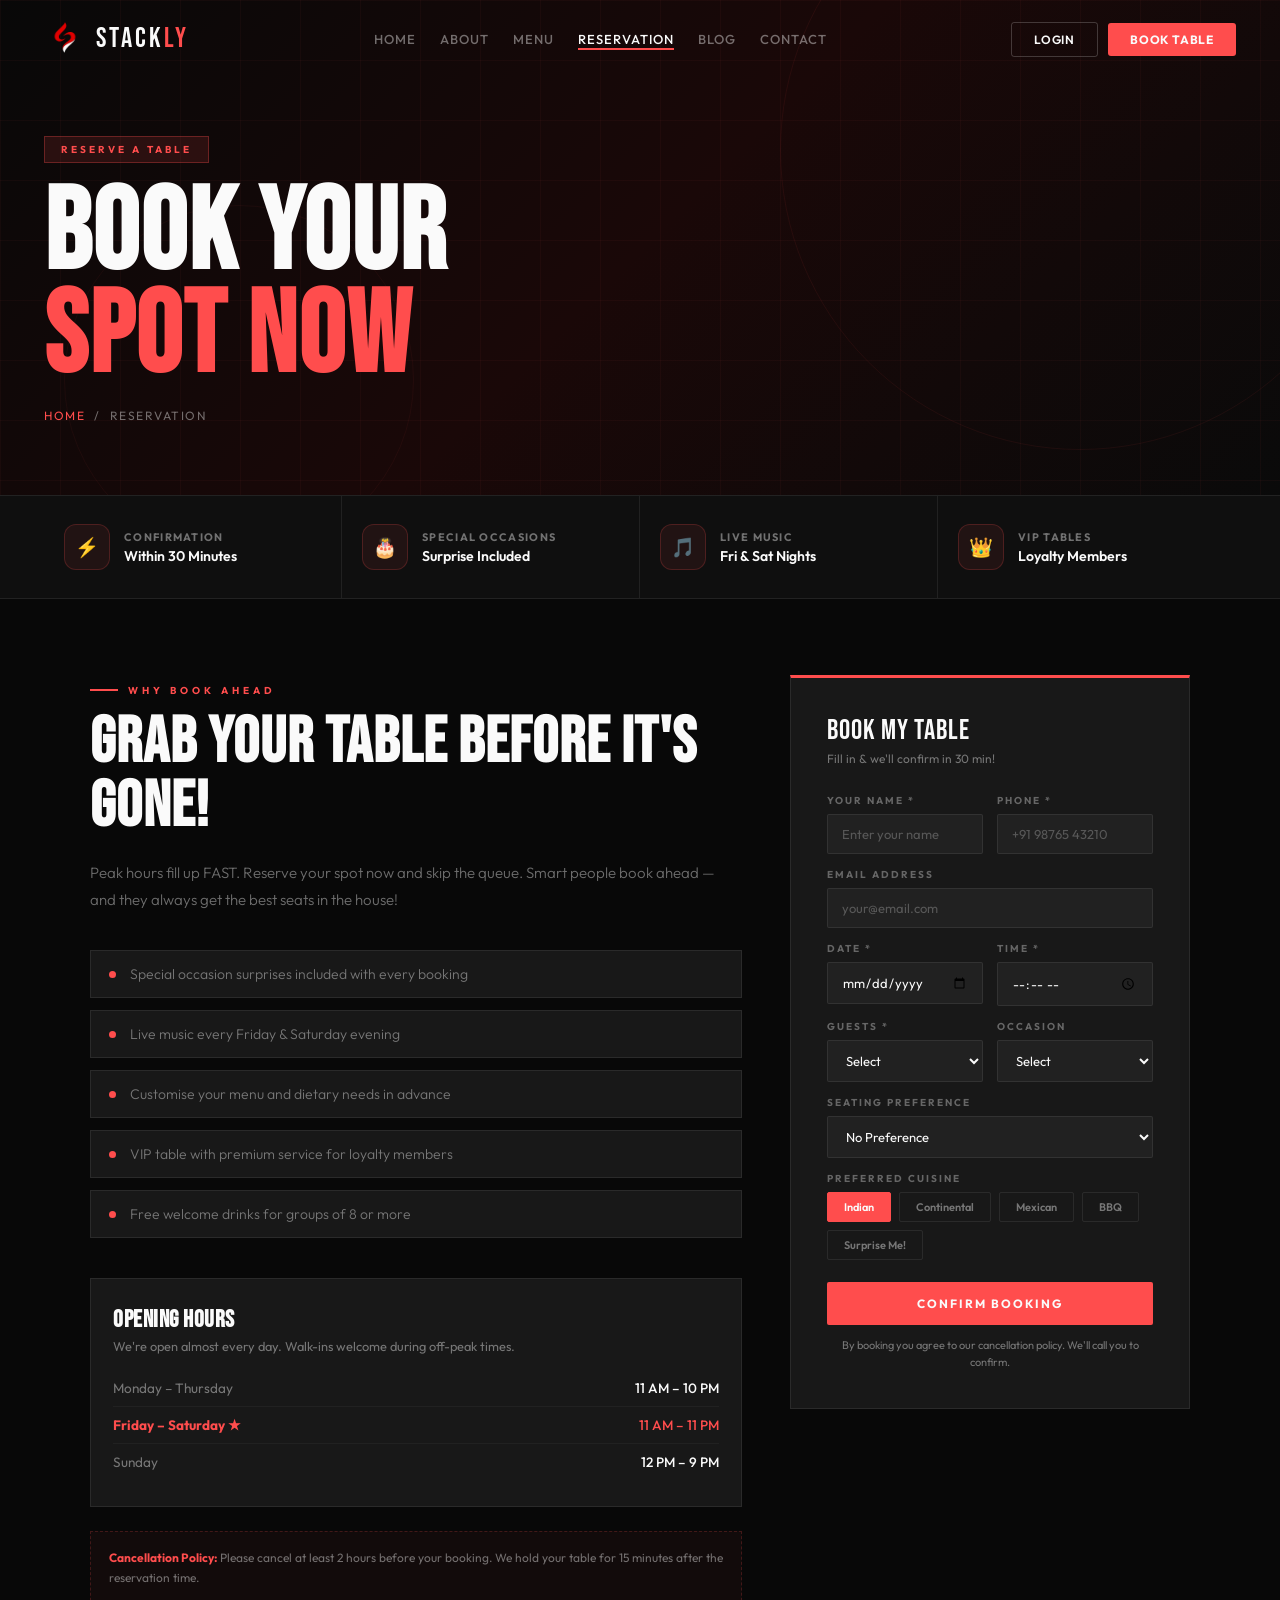
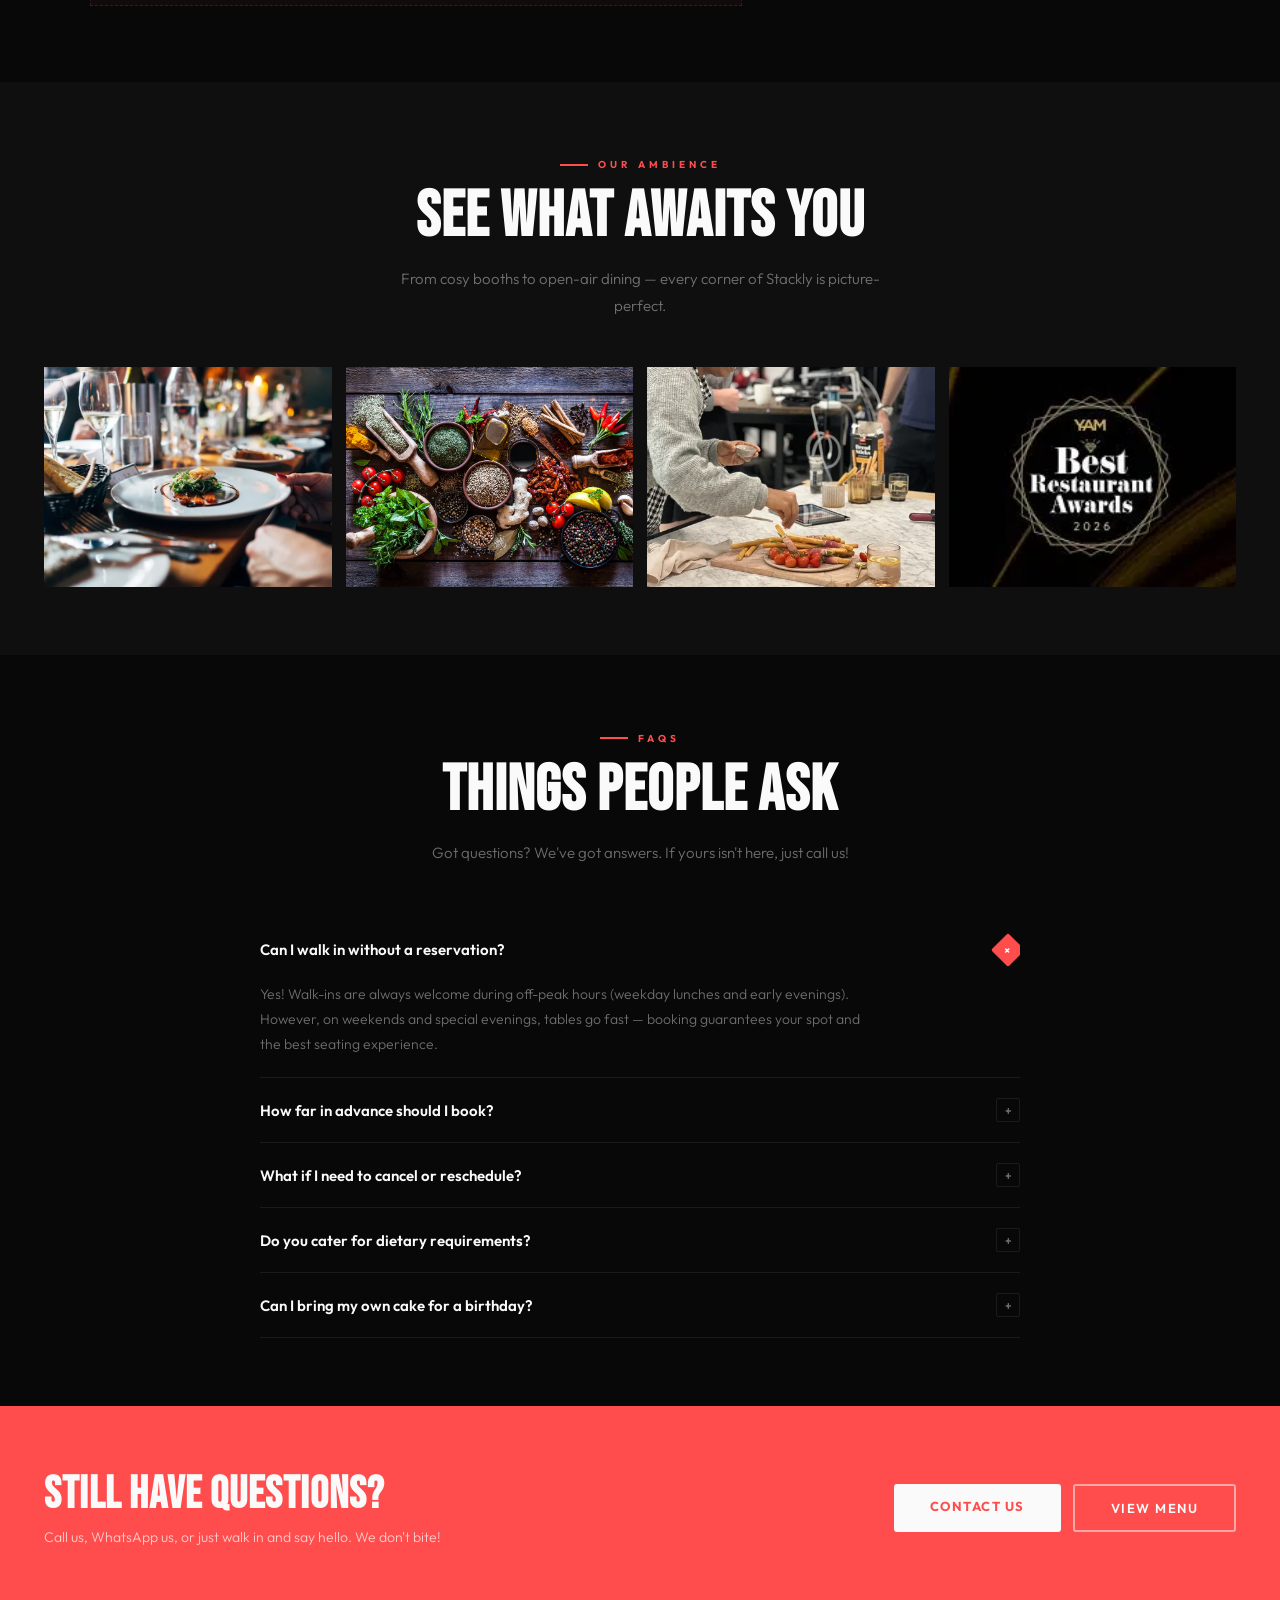
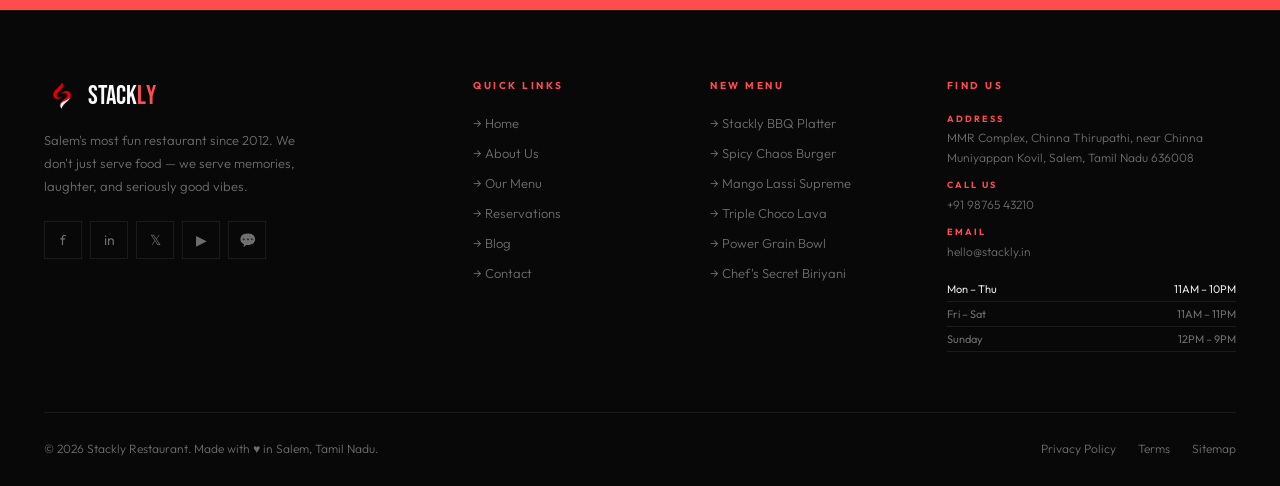
<file: reservation.html>
<!DOCTYPE html>
<html lang="en">
<head>
<meta charset="UTF-8">
<meta name="viewport" content="width=device-width, initial-scale=1.0">
<title>Stackly — Reserve a Table</title>
<link rel="preconnect" href="https://fonts.googleapis.com">
<link rel="preconnect" href="https://fonts.gstatic.com" crossorigin>
<link href="https://fonts.googleapis.com/css2?family=Bebas+Neue&family=Outfit:wght@300;400;500;600;700&display=swap" rel="stylesheet">
<link rel="stylesheet" href="./common.css">
<style>
img{max-width:100%;display:block;}

header{position:fixed;top:0;left:0;right:0;z-index:990;padding:22px 60px;display:flex;align-items:center;justify-content:space-between;transition:all .35s;}
header.sc{background:rgba(8,8,8,.95);backdrop-filter:blur(14px);padding:14px 60px;border-bottom:1px solid var(--border2);}
.logo{display:flex;align-items:center;gap:10px;text-decoration:none;}
.logo-stack{color:var(--white);}
.logo-ly{color:var(--red);}
nav{display:flex;gap:32px;}
nav a{font-size:13px;font-weight:500;color:var(--muted);letter-spacing:1px;text-transform:uppercase;transition:color .25s;position:relative;}
nav a::after{content:'';position:absolute;bottom:-3px;left:0;width:0;height:2px;background:var(--red);transition:width .3s;}
nav a:hover,nav a.active{color:var(--white);}
nav a:hover::after,nav a.active::after{width:100%;}
.nav-btns{display:flex;gap:10px;align-items:center;}

/* PAGE HERO */
.page-hero{position:relative;min-height:55vh;display:flex;align-items:flex-end;padding:0 60px 80px;overflow:hidden;background:linear-gradient(135deg,var(--black) 0%,#1a0808 50%,#0a0a0a 100%);}
.ph-grid{position:absolute;inset:0;background-image:linear-gradient(rgba(255,77,77,.04) 1px,transparent 1px),linear-gradient(90deg,rgba(255,77,77,.04) 1px,transparent 1px);background-size:60px 60px;}
.ph-circle{position:absolute;width:600px;height:600px;border-radius:50%;border:1px solid rgba(255,77,77,.07);top:-150px;right:-100px;animation:rot 35s linear infinite;}
.ph-circle2{position:absolute;width:350px;height:350px;border-radius:50%;border:1px solid rgba(255,77,77,.05);bottom:-60px;left:5%;animation:rot 22s linear infinite reverse;}
@keyframes rot{to{transform:rotate(360deg);}}
.ph-content{position:relative;z-index:1;padding-top:100px;}
.ph-tag{display:inline-flex;align-items:center;gap:8px;background:rgba(255,77,77,.12);border:1px solid rgba(255,77,77,.3);color:var(--red);font-size:10px;font-weight:700;letter-spacing:3px;text-transform:uppercase;padding:6px 16px;margin-bottom:20px;}
.ph-h1{font-family:var(--serif);font-size:clamp(60px,9vw,120px);line-height:.9;letter-spacing:2px;color:var(--white);}
.ph-h1 span{color:var(--red);display:block;}
.ph-breadcrumb{margin-top:18px;font-size:12px;color:var(--muted);letter-spacing:1.5px;text-transform:uppercase;}
.ph-breadcrumb a{color:var(--red);}

/* SHARED */
.lbl{display:inline-flex;align-items:center;gap:10px;font-size:10px;font-weight:700;color:var(--red);letter-spacing:4px;text-transform:uppercase;margin-bottom:14px;}
.lbl::before{content:'';width:28px;height:2px;background:var(--red);}
.sh2{font-family:var(--serif);font-size:clamp(40px,5vw,68px);color:var(--white);line-height:1;margin-bottom:16px;letter-spacing:1px;}
.sp{font-size:15px;color:var(--muted);line-height:1.8;font-weight:300;}
.fade-in.vis{opacity:1;}

/* PERKS STRIP */
.perks{background:var(--dark);border-top:1px solid var(--border2);border-bottom:1px solid var(--border2);padding:0 60px;}
.perks-inner{display:grid;grid-template-columns:repeat(4,1fr);}
.perk{display:flex;align-items:center;gap:14px;padding:28px 20px;border-right:1px solid var(--border2);position:relative;}
.perk:last-child{border-right:none;}
.perk::after{content:'';position:absolute;bottom:0;left:0;width:0;height:2px;background:var(--red);transition:width .3s;}
.perk:hover::after{width:100%;}
.perk-icon{width:46px;height:46px;border-radius:12px;flex-shrink:0;background:rgba(255,77,77,.08);border:1px solid rgba(255,77,77,.2);display:flex;align-items:center;justify-content:center;font-size:1.2rem;transition:all .25s;}
.perk:hover .perk-icon{background:var(--red);border-color:var(--red);}
.perk-label{font-size:.68rem;font-weight:700;letter-spacing:.12em;text-transform:uppercase;color:var(--muted);margin-bottom:3px;}
.perk-val{font-size:.88rem;color:var(--white);font-weight:600;}

/* MAIN */
.res-main{background:var(--black);padding:90px 60px;}
.res-main-inner{max-width:1100px;margin:0 auto;display:grid;grid-template-columns:1fr 420px;gap:56px;align-items:start;}
.res-intro{font-size:15px;color:var(--muted);line-height:1.85;margin:20px 0 36px;font-weight:300;}
.res-feats{display:flex;flex-direction:column;gap:12px;margin-bottom:40px;}
.res-feat{display:flex;align-items:center;gap:14px;padding:14px 18px;background:var(--card);border:1px solid var(--border2);transition:border-color .25s;}
.res-feat:hover{border-color:rgba(255,77,77,.3);}
.res-feat::before{content:'';width:7px;height:7px;background:var(--red);border-radius:50%;flex-shrink:0;}
.res-feat-text{font-size:14px;color:var(--muted);font-weight:300;}
.res-hours{background:var(--card);border:1px solid var(--border2);padding:26px 22px;margin-bottom:24px;}
.res-hours h3{font-family:var(--serif);font-size:1.5rem;color:var(--white);margin-bottom:4px;letter-spacing:.5px;}
.res-hours p{font-size:.8rem;color:var(--muted);margin-bottom:16px;}
.hr-row{display:flex;justify-content:space-between;align-items:center;padding:9px 0;border-bottom:1px solid rgba(255,255,255,.04);font-size:.85rem;}
.hr-row:last-child{border-bottom:none;}
.hr-day{color:var(--muted);}
.hr-time{color:var(--white);font-weight:500;}
.hr-row.today .hr-day{color:var(--red);font-weight:700;}
.hr-row.today .hr-time{color:var(--red);}
.res-policy{font-size:12px;color:var(--muted);line-height:1.7;padding:16px 18px;border:1px dashed rgba(255,77,77,.2);background:rgba(255,77,77,.04);}
.res-policy strong{color:var(--red);}

/* BOOKING CARD */
.res-card{background:var(--card);border:1px solid var(--border2);border-top:3px solid var(--red);padding:36px;position:sticky;top:80px;}
.res-t{font-family:var(--serif);font-size:28px;letter-spacing:1px;color:var(--white);margin-bottom:4px;}
.res-s{font-size:12px;color:var(--muted);margin-bottom:28px;}
.frow{display:grid;grid-template-columns:1fr 1fr;gap:14px;}
.fg{margin-bottom:14px;}
.fg label{display:block;font-size:10px;font-weight:700;color:rgba(250,250,250,.35);letter-spacing:2px;text-transform:uppercase;margin-bottom:7px;}
.fg input,.fg select{width:100%;background:var(--card2);border:1px solid var(--border2);border-radius:2px;padding:11px 14px;font-size:13px;font-family:var(--sans);color:var(--white);transition:border-color .2s;}
.fg input:focus,.fg select:focus{outline:none;border-color:var(--red);}
.fg select option{background:var(--card);}
.fg input::placeholder{color:rgba(250,250,250,.25);}
.pills{display:flex;gap:8px;flex-wrap:wrap;margin-top:7px;}
.pill{padding:7px 16px;border:1.5px solid var(--border2);border-radius:2px;font-size:11px;font-weight:600;color:var(--muted);cursor:pointer;transition:all .2s;}
.pill.on,.pill:hover{background:var(--red);border-color:var(--red);color:var(--white);}
.sub-btn{width:100%;padding:14px;background:var(--red);font-size:12px;font-weight:700;color:var(--white);letter-spacing:2px;text-transform:uppercase;transition:all .2s;margin-top:8px;border-radius:2px;cursor:pointer;border:none;font-family:var(--sans);}
.sub-btn:hover{background:var(--red-lt);transform:translateY(-1px);box-shadow:0 8px 24px rgba(255,77,77,.4);}
.form-note{font-size:11px;color:var(--muted);text-align:center;margin-top:12px;line-height:1.6;}

/* GALLERY */
.gal-strip{background:var(--dark);padding:80px 60px;}
.gal-head{text-align:center;margin-bottom:48px;}
.gal-head .sp{margin:0 auto;}
.gal-grid{display:grid;grid-template-columns:repeat(4,1fr);gap:14px;}
.gal-img{width:100%;height:220px;object-fit:cover;transition:transform .4s,opacity .3s;}
.gal-item{overflow:hidden;}
.gal-item:hover .gal-img{transform:scale(1.06);opacity:.88;}

/* FAQ */
.faq{background:var(--black);padding:80px 60px;}
.faq-head{text-align:center;margin-bottom:52px;}
.faq-head .sp{max-width:500px;margin:0 auto;}
.faq-list{max-width:760px;margin:0 auto;}
.faq-item{border-bottom:1px solid var(--border2);}
.faq-q{display:flex;align-items:center;justify-content:space-between;padding:20px 0;cursor:pointer;font-size:15px;font-weight:600;color:var(--white);gap:16px;}
.faq-q span{flex:1;}
.faq-arrow{width:24px;height:24px;border:1.5px solid var(--border2);display:flex;align-items:center;justify-content:center;font-size:12px;color:var(--muted);transition:all .25s;flex-shrink:0;border-radius:2px;}
.faq-item.open .faq-arrow{background:var(--red);border-color:var(--red);color:var(--white);transform:rotate(45deg);}
.faq-a{display:none;padding:0 0 20px;font-size:14px;color:var(--muted);line-height:1.8;font-weight:300;max-width:600px;}
.faq-item.open .faq-a{display:block;}

/* CTA BANNER */
.res-cta{background:var(--red);padding:72px 60px;display:flex;align-items:center;justify-content:space-between;gap:30px;flex-wrap:wrap;}
.res-cta-text h3{font-family:var(--serif);font-size:clamp(28px,3.5vw,48px);color:var(--white);letter-spacing:1px;line-height:1.1;}
.res-cta-text p{font-size:14px;color:rgba(255,255,255,.7);margin-top:8px;font-weight:300;}
.res-cta-btns{display:flex;gap:12px;flex-shrink:0;}

/* ============================================================
   RESPONSIVE — RESERVATION PAGE (ALL BREAKPOINTS)
   ============================================================ */

/* 1536px — Large desktops / 4K scaled */
@media (max-width: 1536px) {
  header { padding: 20px 50px; }
  header.sc { padding: 13px 50px; }
  .page-hero { padding: 0 50px 76px; }
  .perks { padding: 0 50px; }
  .res-main { padding: 80px 50px; }
  .gal-strip { padding: 72px 50px; }
  .faq { padding: 72px 50px; }
  .res-cta { padding: 66px 50px; }
  
}

/* 1280px — Standard desktop */
@media (max-width: 1280px) {
  header { padding: 18px 44px; }
  header.sc { padding: 12px 44px; }
  nav { gap: 24px; }
  .page-hero { padding: 0 44px 72px; }
  .perks { padding: 0 44px; }
  .res-main { padding: 76px 44px; }
  .res-main-inner { gap: 48px; grid-template-columns: 1fr 400px; }
  .gal-strip { padding: 68px 44px; }
  .faq { padding: 68px 44px; }
  .res-cta { padding: 64px 44px; }
  
  
}

/* 1024px — Small desktop / large tablet landscape */
@media (max-width: 1024px) {
  header { padding: 18px 40px; }
  header.sc { padding: 12px 40px; }
  .page-hero { padding: 0 40px 70px; }
  .perks { padding: 0 40px; }
  .res-main { padding: 72px 40px; }
  .res-main-inner { gap: 40px; grid-template-columns: 1fr 380px; }
  .gal-strip { padding: 64px 40px; }
  .faq { padding: 64px 40px; }
  .res-cta { padding: 60px 40px; }
  
  
}

/* 900px — Tablet portrait wide (nav collapses) */
@media (max-width: 900px) {
  header { padding: 18px 32px; }
  header.sc { padding: 12px 32px; }
  nav, .nav-btns { display: none !important; }
  .ham { display: flex !important; }
  .page-hero { padding: 0 32px 64px; min-height: 48vh; }
  .perks { padding: 0 32px; }
  .perks-inner { grid-template-columns: 1fr 1fr; }
  .perk { border-right: none; border-bottom: 1px solid var(--border2); padding: 22px 16px; }
  .perk:nth-child(3), .perk:nth-child(4) { border-bottom: none; }
  .res-main { padding: 64px 32px; }
  .res-main-inner { grid-template-columns: 1fr; gap: 44px; }
  .res-card { position: static; padding: 30px 28px; }
  .gal-strip { padding: 56px 32px; }
  .gal-grid { grid-template-columns: repeat(2, 1fr); }
  .faq { padding: 56px 32px; }
  .res-cta { flex-direction: column; text-align: center; padding: 48px 32px; }
  .res-cta-btns { justify-content: center; }
  
  
}

/* 768px — Tablet portrait / large phone landscape */
@media (max-width: 768px) {
  header { padding: 14px 20px; background: rgba(8,8,8,.97); backdrop-filter: blur(12px); border-bottom: 1px solid var(--border); }
  header.sc { padding: 14px 20px; }
  .page-hero { padding: 0 20px 56px; min-height: 44vh; }
  .ph-h1 { font-size: clamp(48px, 10vw, 80px); }
  .perks { padding: 0 20px; }
  .perks-inner { grid-template-columns: 1fr 1fr; }
  .perk { padding: 18px 14px; gap: 12px; }
  .res-main { padding: 56px 20px; }
  .res-card { padding: 28px 22px; }
  .gal-strip { padding: 52px 20px; }
  .gal-grid { grid-template-columns: repeat(2, 1fr); gap: 10px; }
  .gal-img { height: 180px; }
  .faq { padding: 52px 20px; }
  .res-cta { padding: 44px 20px; }
  
  
  
  
}

/* 640px — Large phone portrait */
@media (max-width: 640px) {
  .page-hero { padding: 0 20px 52px; min-height: 42vh; }
  .res-main { padding: 52px 20px; }
  .res-card { padding: 26px 20px; }
  .gal-img { height: 165px; }
  .gal-grid { gap: 9px; }
  .faq { padding: 48px 20px; }
  .res-cta { padding: 42px 20px; }
  
  
}

/* 480px — Standard phone portrait */
@media (max-width: 480px) {
  .page-hero { padding: 0 20px 48px; min-height: 40vh; }
  .ph-h1 { font-size: clamp(40px, 11vw, 60px); }
  .ph-tag { font-size: 9px; padding: 5px 12px; letter-spacing: 2px; }
  .perks-inner { grid-template-columns: 1fr; }
  .perk { padding: 16px; border-bottom: 1px solid var(--border2) !important; border-right: none !important; }
  .perk:last-child { border-bottom: none !important; }
  .res-main { padding: 48px 20px; }
  .res-card { padding: 24px 18px; }
  .res-t { font-size: 24px; }
  .frow { grid-template-columns: 1fr; }
  .pills { gap: 6px; }
  .pill { padding: 7px 12px; font-size: 10px; }
  .gal-grid { grid-template-columns: 1fr 1fr; gap: 8px; }
  .gal-img { height: 150px; }
  .faq { padding: 44px 20px; }
  .faq-q { font-size: 14px; }
  .res-cta { padding: 40px 20px; }
  
  
}

/* 425px — Large phone portrait */
@media (max-width: 425px) {
  .res-main { padding: 44px 18px; }
  .res-card { padding: 22px 16px; }
  .gal-img { height: 140px; }
  .faq { padding: 42px 18px; }
  .res-cta { padding: 38px 18px; }
}

/* 375px — iPhone SE / small phones */
@media (max-width: 375px) {
  .page-hero { padding: 0 16px 44px; }
  .ph-h1 { font-size: clamp(36px, 11vw, 50px); line-height: .88; }
  .ph-breadcrumb { font-size: 10px; }
  .perks { padding: 0 16px; }
  .res-main { padding: 40px 16px; }
  .res-card { padding: 20px 16px; }
  .res-t { font-size: 22px; }
  .fg input, .fg select { padding: 10px 12px; font-size: 12px; }
  .sub-btn { padding: 13px; font-size: 11px; letter-spacing: 1px; }
  .gal-strip { padding: 40px 16px; }
  .gal-img { height: 130px; }
  .faq { padding: 40px 16px; }
  .faq-q { font-size: 13px; padding: 16px 0; }
  .faq-a { font-size: 13px; }
  .res-cta { padding: 36px 16px; }
  .res-cta-text h3 { font-size: 26px; }
  
  
  
  
}

/* 320px — Very small phones */
@media (max-width: 320px) {
  .page-hero { padding: 0 14px 40px; }
  .ph-h1 { font-size: 34px; letter-spacing: 0; }
  .ph-tag { display: none; }
  .res-main { padding: 36px 14px; }
  .res-card { padding: 18px 14px; }
  .res-t { font-size: 20px; }
  .fg label { font-size: 9px; }
  .fg input, .fg select { padding: 9px 10px; font-size: 11px; }
  .pill { padding: 6px 10px; font-size: 9px; }
  .sub-btn { padding: 12px; font-size: 10px; letter-spacing: 1px; }
  .gal-grid { grid-template-columns: 1fr; }
  .gal-img { height: 160px; }
  .faq { padding: 32px 14px; }
  .faq-q { font-size: 12px; }
  .res-cta { padding: 32px 14px; }
  .btn-white, .btn-red-out { width: 100%; text-align: center; padding: 12px 16px; }
  
}

/* Accessibility — respect reduced-motion preference */
@media (prefers-reduced-motion: reduce) {
  *, *::before, *::after { animation: none !important; transition: none !important; }
}
</style>
</head>
<body>

<div id="sb"></div>

<header id="hdr">
  <a href="./index.html" class="logo">
    <img src="./assets/stackly logo.webp" alt="Stackly Logo" class="logo-img">
    <span class="logo-text"><span class="logo-stack">STACK</span><span class="logo-ly">LY</span></span>
  </a>
  <nav>
    <a href="./index.html">Home</a>
    <a href="./about.html">About</a>
    <a href="./menu.html">Menu</a>
    <a href="./reservation.html" class="active">Reservation</a>
    <a href="./blog.html">Blog</a>
    <a href="./contact.html">Contact</a>
  </nav>
  <div class="nav-btns">
    <a href="./login.html" class="btn-ghost">Login</a>
    <a href="#" class="btn-red">Book Table</a>
  </div>
  <button class="ham" id="ham"><span></span><span></span><span></span></button>
</header>

<div class="mob" id="mm">
  <button class="mob-close" id="mm-close" aria-label="Close menu">✕</button>
  <a href="./index.html" onclick="cm()">HOME</a>
  <a href="./about.html" onclick="cm()">ABOUT</a>
  <a href="./menu.html" onclick="cm()">MENU</a>
  <a href="./reservation.html" onclick="cm()">RESERVATION</a>
  <a href="./blog.html" onclick="cm()">BLOG</a>
  <a href="./contact.html" onclick="cm()">CONTACT</a>
  <div class="mob-btns">
    <a href="./login.html" class="btn-ghost" onclick="cm()">Login</a>
    <a href="./404page.html" class="btn-red" onclick="cm()">Book Table</a>
  </div>
</div>

<section class="page-hero">
  <div class="ph-grid"></div>
  <div class="ph-circle"></div>
  <div class="ph-circle2"></div>
  <div class="ph-content">
    <div class="ph-tag">Reserve a Table</div>
    <h1 class="ph-h1">BOOK YOUR<span>SPOT NOW</span></h1>
    <div class="ph-breadcrumb"><a href="./index.html">Home</a> &nbsp;/&nbsp; Reservation</div>
  </div>
</section>

<div class="perks">
  <div class="perks-inner">
    <div class="perk fade-up">
      <div class="perk-icon">⚡</div>
      <div><div class="perk-label">Confirmation</div><div class="perk-val">Within 30 Minutes</div></div>
    </div>
    <div class="perk fade-up" style="transition-delay:.08s">
      <div class="perk-icon">🎂</div>
      <div><div class="perk-label">Special Occasions</div><div class="perk-val">Surprise Included</div></div>
    </div>
    <div class="perk fade-up" style="transition-delay:.16s">
      <div class="perk-icon">🎵</div>
      <div><div class="perk-label">Live Music</div><div class="perk-val">Fri &amp; Sat Nights</div></div>
    </div>
    <div class="perk fade-up" style="transition-delay:.24s">
      <div class="perk-icon">👑</div>
      <div><div class="perk-label">VIP Tables</div><div class="perk-val">Loyalty Members</div></div>
    </div>
  </div>
</div>

<div class="res-main" id="booking">
  <div class="res-main-inner">
    <div class="res-left fade-up">
      <div class="lbl">Why Book Ahead</div>
      <h2 class="sh2">Grab Your Table Before It's Gone!</h2>
      <p class="res-intro">Peak hours fill up FAST. Reserve your spot now and skip the queue. Smart people book ahead — and they always get the best seats in the house!</p>
      <div class="res-feats">
        <div class="res-feat"><span class="res-feat-text">Special occasion surprises included with every booking</span></div>
        <div class="res-feat"><span class="res-feat-text">Live music every Friday &amp; Saturday evening</span></div>
        <div class="res-feat"><span class="res-feat-text">Customise your menu and dietary needs in advance</span></div>
        <div class="res-feat"><span class="res-feat-text">VIP table with premium service for loyalty members</span></div>
        <div class="res-feat"><span class="res-feat-text">Free welcome drinks for groups of 8 or more</span></div>
      </div>
      <div class="res-hours">
        <h3>Opening Hours</h3>
        <p>We're open almost every day. Walk-ins welcome during off-peak times.</p>
        <div class="hr-row"><span class="hr-day">Monday – Thursday</span><span class="hr-time">11 AM – 10 PM</span></div>
        <div class="hr-row today"><span class="hr-day">Friday – Saturday ★</span><span class="hr-time">11 AM – 11 PM</span></div>
        <div class="hr-row"><span class="hr-day">Sunday</span><span class="hr-time">12 PM – 9 PM</span></div>
      </div>
      <div class="res-policy">
        <strong>Cancellation Policy:</strong> Please cancel at least 2 hours before your booking. We hold your table for 15 minutes after the reservation time.
      </div>
    </div>

    <div class="fade-up" style="transition-delay:.15s">
      <div class="res-card">
        <div class="res-t">Book My Table</div>
        <div class="res-s">Fill in &amp; we'll confirm in 30 min!</div>
        <div class="frow">
          <div class="fg">
            <label>Your Name *</label>
            <input type="text" id="bmtName" placeholder="Enter your name"
              oninput="this.value=this.value.replace(/[^A-Za-z\s'\-]/g,'')"
              onkeypress="return /[A-Za-z\s'\-]/.test(event.key)">
            <span id="bmtNameErr" class="fv-error">Name must contain letters only.</span>
          </div>
          <div class="fg">
            <label>Phone *</label>
            <input type="tel" id="bmtPhone" placeholder="+91 98765 43210"
              oninput="this.value=this.value.replace(/[^0-9+\-\s]/g,'')"
              onkeypress="return /[0-9+\-\s]/.test(event.key)">
            <span id="bmtPhoneErr" class="fv-error">Phone must be digits only.</span>
          </div>
        </div>
        <div class="fg">
          <label>Email Address</label>
          <input type="email" placeholder="your@email.com">
        </div>
        <div class="frow">
          <div class="fg"><label>Date *</label><input type="date" id="bmtDate"><span id="bmtDateErr" class="fv-error">Please select a date.</span></div>
          <div class="fg"><label>Time *</label><input type="time" id="bmtTime"><span id="bmtTimeErr" class="fv-error">Please select a time.</span></div>
        </div>
        <div class="frow">
          <div class="fg">
            <label>Guests *</label>
            <select id="bmtGuests">
              <option value="">Select</option>
              <option>1</option><option>2</option><option>3</option><option>4</option>
              <option>5-8</option><option>9+</option>
            </select>
            <span id="bmtGuestsErr" class="fv-error">Please select number of guests.</span>
          </div>
          <div class="fg">
            <label>Occasion</label>
            <select>
              <option value="">Select</option>
              <option>Birthday</option><option>Anniversary</option><option>Wedding</option>
              <option>Business</option><option>Casual Dining</option>
            </select>
          </div>
        </div>
        <div class="fg">
          <label>Seating Preference</label>
          <select>
            <option value="">No Preference</option>
            <option>Indoor — AC Dining Hall</option>
            <option>Outdoor — Garden Patio</option>
            <option>Private Booth</option>
            <option>Bar Seating</option>
          </select>
        </div>
        <div class="fg">
          <label>Preferred Cuisine</label>
          <div class="pills">
            <span class="pill on" onclick="sp(this)">Indian</span>
            <span class="pill" onclick="sp(this)">Continental</span>
            <span class="pill" onclick="sp(this)">Mexican</span>
            <span class="pill" onclick="sp(this)">BBQ</span>
            <span class="pill" onclick="sp(this)">Surprise Me!</span>
          </div>
        </div>
        <button class="sub-btn" onclick="confirmBooking()">Confirm Booking</button>
        <p class="form-note">By booking you agree to our cancellation policy. We'll call you to confirm.</p>
      </div>
    </div>
  </div>
</div>

<div class="gal-strip">
  <div class="gal-head fade-up">
    <div class="lbl">Our Ambience</div>
    <h2 class="sh2">See What Awaits You</h2>
    <p class="sp">From cosy booths to open-air dining — every corner of Stackly is picture-perfect.</p>
  </div>
  <div class="gal-grid">
    <div class="gal-item fade-up"><img class="gal-img" src="./assets/interior.webp" alt="Interior"></div>
    <div class="gal-item fade-up" style="transition-delay:.08s"><img class="gal-img" src="./assets/ingredients.webp" alt="Fresh Ingredients"></div>
    <div class="gal-item fade-up" style="transition-delay:.16s"><img class="gal-img" src="./assets/behind the scene.webp" alt="Behind the Scenes"></div>
    <div class="gal-item fade-up" style="transition-delay:.24s"><img class="gal-img" src="./assets/best.webp" alt="Stackly Best"></div>
  </div>
</div>

<div class="faq">
  <div class="faq-head fade-up">
    <div class="lbl">FAQs</div>
    <h2 class="sh2">Things People Ask</h2>
    <p class="sp">Got questions? We've got answers. If yours isn't here, just call us!</p>
  </div>
  <div class="faq-list">
    <div class="faq-item open">
      <div class="faq-q" onclick="toggleFaq(this)"><span>Can I walk in without a reservation?</span><div class="faq-arrow">+</div></div>
      <div class="faq-a">Yes! Walk-ins are always welcome during off-peak hours (weekday lunches and early evenings). However, on weekends and special evenings, tables go fast — booking guarantees your spot and the best seating experience.</div>
    </div>
    <div class="faq-item">
      <div class="faq-q" onclick="toggleFaq(this)"><span>How far in advance should I book?</span><div class="faq-arrow">+</div></div>
      <div class="faq-a">For weekday dinners, a day in advance is plenty. For weekends, special occasions, or parties of 6+, we recommend booking 3–5 days ahead. Peak holiday seasons can fill up weeks in advance!</div>
    </div>
    <div class="faq-item">
      <div class="faq-q" onclick="toggleFaq(this)"><span>What if I need to cancel or reschedule?</span><div class="faq-arrow">+</div></div>
      <div class="faq-a">No problem at all — life happens! Just call us or WhatsApp at least 2 hours before your reservation. We hold tables for 15 minutes, so if you're running late, give us a quick ring.</div>
    </div>
    <div class="faq-item">
      <div class="faq-q" onclick="toggleFaq(this)"><span>Do you cater for dietary requirements?</span><div class="faq-arrow">+</div></div>
      <div class="faq-a">Absolutely! Vegan, gluten-free, Jain, and other dietary needs are fully accommodated. Just mention it in your booking or let our staff know when you arrive. Our chefs love the challenge!</div>
    </div>
    <div class="faq-item">
      <div class="faq-q" onclick="toggleFaq(this)"><span>Can I bring my own cake for a birthday?</span><div class="faq-arrow">+</div></div>
      <div class="faq-a">Yes! Outside cakes are welcome with a small plating fee. Better yet — let our pastry chef bake you something magical. Just let us know when booking and we'll sort out the surprise.</div>
    </div>
  </div>
</div>

<div class="res-cta fade-up">
  <div class="res-cta-text">
    <h3>Still Have Questions?</h3>
    <p>Call us, WhatsApp us, or just walk in and say hello. We don't bite!</p>
  </div>
  <div class="res-cta-btns">
    <a href="./contact.html" class="btn-white">Contact Us</a>
    <a href="./menu.html" class="btn-red-out">View Menu</a>
  </div>
</div>

<footer id="footer">
  <div class="fg-grid">
    <div>
      <div class="fl-logo">
  <img src="./assets/stackly logo.webp" alt="Stackly" class="fl-logo-img">
  <span style="display:flex;"><span class="fl-stack">STACK</span><span class="fl-ly">LY</span></span>
</div>
      <p class="fl-desc">Salem's most fun restaurant since 2012. We don't just serve food — we serve memories, laughter, and seriously good vibes.</p>
      <div class="fl-socs">
        <a href="./404page.html" class="fl-soc">f</a><a href="./404page.html" class="fl-soc">in</a>
        <a href="./404page.html" class="fl-soc">𝕏</a><a href="./404page.html" class="fl-soc">▶</a><a href="./404page.html" class="fl-soc">💬</a>
      </div>
    </div>
    <div class="fc">
      <h4>Quick Links</h4>
      <ul>
        <li><a href="./index.html">→ Home</a></li><li><a href="./about.html">→ About Us</a></li>
        <li><a href="./menu.html">→ Our Menu</a></li><li><a href="./reservation.html">→ Reservations</a></li>
        <li><a href="./blog.html">→ Blog</a></li><li><a href="./contact.html">→ Contact</a></li>
      </ul>
    </div>
    <div class="fc">
      <h4>New Menu</h4>
      <ul>
        <li><a href="./404page.html">→ Stackly BBQ Platter</a></li><li><a href="./404page.html">→ Spicy Chaos Burger</a></li>
        <li><a href="./404page.html">→ Mango Lassi Supreme</a></li><li><a href="./404page.html">→ Triple Choco Lava</a></li>
        <li><a href="./404page.html">→ Power Grain Bowl</a></li><li><a href="./404page.html">→ Chef's Secret Biriyani</a></li>
      </ul>
    </div>
    <div class="fc">
      <h4>Find Us</h4>
      <div class="fc-inf"><strong>Address</strong>MMR Complex, Chinna Thirupathi, near Chinna Muniyappan Kovil, Salem, Tamil Nadu 636008</div>
      <div class="fc-inf"><strong>Call Us</strong>+91 98765 43210</div>
      <div class="fc-inf"><strong>Email</strong>hello@stackly.in</div>
      <div class="fc-hrs">
        <div class="fc-hr"><span>Mon – Thu</span><span>11AM – 10PM</span></div>
        <div class="fc-hr"><span>Fri – Sat</span><span>11AM – 11PM</span></div>
        <div class="fc-hr"><span>Sunday</span><span>12PM – 9PM</span></div>
      </div>
    </div>
  </div>
  <div class="ftr-btm">
    <div class="ftr-copy">© 2026 Stackly Restaurant. Made with ♥ in Salem, Tamil Nadu.</div>
    <div class="ftr-links"><a href="./404page.html">Privacy Policy</a><a href="./404page.html">Terms</a><a href="./404page.html">Sitemap</a></div>
  </div>
</footer>

<script>
window.addEventListener('scroll',function(){
  var t=document.documentElement.scrollHeight-window.innerHeight;
  var sb=document.getElementById('sb');
  if(sb)sb.style.width=(window.scrollY/t*100)+'%';
  var hdr=document.getElementById('hdr');
  if(hdr)hdr.classList.toggle('sc',window.scrollY>60);
});
var obs=new IntersectionObserver(function(e){
  e.forEach(function(x){if(x.isIntersecting){x.target.classList.add('vis');obs.unobserve(x.target);}});
},{threshold:.1,rootMargin:'0px 0px -36px 0px'});
document.querySelectorAll('.fade-up,.fade-in').forEach(function(el){obs.observe(el);});
var hamBtn=document.getElementById('ham');
var mobMenu=document.getElementById('mm');
var mobClose=document.getElementById('mm-close');
if(hamBtn&&mobMenu){hamBtn.addEventListener('click',function(){mobMenu.classList.toggle('open');hamBtn.classList.toggle('open');});}
if(mobClose&&mobMenu){mobClose.addEventListener('click',function(){mobMenu.classList.remove('open');if(hamBtn)hamBtn.classList.remove('open');});}
function cm(){if(mobMenu)mobMenu.classList.remove('open');if(hamBtn)hamBtn.classList.remove('open');}
function sp(el){var parent=el.closest('.pills')||el.parentElement;if(parent)parent.querySelectorAll('.pill').forEach(function(p){p.classList.remove('on');});el.classList.add('on');}
function confirmBooking(){
  var valid=true;
  function setErr(id,errId,msg){
    var el=document.getElementById(id);
    var err=document.getElementById(errId);
    if(!el)return;
    var val=(el.value||'').trim();
    if(!val){
      el.classList.add('fv-invalid');el.classList.remove('fv-ok');
      if(err){err.textContent=msg;err.classList.add('show');}
      valid=false;
    } else {
      el.classList.remove('fv-invalid');el.classList.add('fv-ok');
      if(err)err.classList.remove('show');
    }
  }
  setErr('bmtName','bmtNameErr','Please enter your name.');
  setErr('bmtPhone','bmtPhoneErr','Please enter your phone number.');
  setErr('bmtDate','bmtDateErr','Please select a date.');
  setErr('bmtTime','bmtTimeErr','Please select a time.');
  setErr('bmtGuests','bmtGuestsErr','Please select number of guests.');
  if(valid){window.location.href='./404page.html';}
}
function toggleFaq(btn){var item=btn.closest('.faq-item');if(item)item.classList.toggle('open');}
(function(){var path=window.location.pathname.split('/').pop()||'index.html';document.querySelectorAll('nav a').forEach(function(a){a.classList.remove('active');var href=(a.getAttribute('href')||'').split('/').pop();if(href===path)a.classList.add('active');});})();
</script>
</body>
</html>
</file>
<file: common.css>
/* ===================================================
   STACKLY — common.css  (shared styles for all pages)
   =================================================== */

/* ── VARIABLES & RESET ── */
:root{
  --black:#080808;
  --dark:#0f0f0f;
  --card:#181818;
  --card2:#212121;
  --red:#ff4d4d;
  --red-dk:#e63535;
  --red-lt:#ff7070;
  --white:#fafafa;
  --white-dk:#e8e8e8;
  --muted:rgba(250,250,250,0.42);
  --border:rgba(255,77,77,0.12);
  --border2:rgba(250,250,250,0.08);
  --gold:#f0c060;
  --gold-lt:#ffd980;
  --serif:'Bebas Neue',Impact,sans-serif;
  --sans:'Outfit',sans-serif;
}
*,*::before,*::after{margin:0;padding:0;box-sizing:border-box;}
html{scroll-behavior:smooth;overflow-x:hidden;max-width:100vw;}
body{font-family:var(--sans);background:var(--dark);color:var(--white);overflow-x:hidden;width:100%;max-width:100vw;}
img{max-width:100%;display:block;}
a{text-decoration:none;color:inherit;}
ul{list-style:none;}
button{cursor:pointer;border:none;background:none;font-family:var(--sans);}
/* ensure all sections never exceed viewport */
section,.hero,.ticker,.stats,.nl,.cta,footer,.perks,.res-main,.gal-strip,.faq,.res-cta,.blog-hero,.blog-main,.ct-hero,.ct-strip,.ct-main,.menu-wrap,.chefs-picks,.info-bar,.menu-cta,.page-hero{max-width:100%;overflow-x:hidden;}

/* ── SCROLL PROGRESS BAR ── */
#sb,
.scroll-prog{
  position:fixed;top:0;left:0;height:3px;
  background:linear-gradient(90deg,var(--red),var(--red-lt));
  width:0%;z-index:9999;transition:width .1s;
}

/* ── HEADER ── */
header,
.site-header{
  position:fixed;top:0;left:0;right:0;z-index:900;
  padding:22px 60px;display:flex;align-items:center;
  justify-content:space-between;transition:all .3s;
}
header.sc,
.site-header.sc{
  background:rgba(8,8,8,.96);backdrop-filter:blur(16px);
  padding:14px 60px;border-bottom:1px solid var(--border);
}
.hdr-inner{display:flex;align-items:center;justify-content:space-between;width:100%;}

/* ── LOGO ── */
.logo{display:flex;align-items:center;gap:10px;text-decoration:none;}
.logo-img{width:42px;height:42px;object-fit:contain;flex-shrink:0;}
.logo-text{font-family:var(--serif);font-size:28px;letter-spacing:3px;line-height:1;display:flex;align-items:baseline;}
.logo-stack{color:var(--white);}
.logo-ly{color:var(--red);}
.logo-dot{display:none;}

/* ── NAV ── */
nav,
.site-nav{display:flex;align-items:center;gap:28px;}
nav a,
.site-nav a{font-size:13px;font-weight:500;color:var(--muted);letter-spacing:.5px;transition:color .2s;position:relative;text-transform:uppercase;}
nav a::after,
.site-nav a::after{content:'';position:absolute;bottom:-3px;left:0;width:0;height:2px;background:var(--red);transition:width .3s;}
nav a:hover,
.site-nav a:hover{color:var(--white);}
nav a:hover::after,
.site-nav a:hover::after,
nav a.active::after,
.site-nav a.active::after,
nav a.act::after{width:100%;}
nav a.active,nav a.act,
.site-nav a.active{color:var(--white);}

.nav-btns,.hdr-cta{display:flex;align-items:center;gap:12px;}

/* ── HAMBURGER ── */
.ham{
  display:none;flex-direction:column;justify-content:center;
  gap:5px;padding:6px;cursor:pointer;
  background:none;border:none;
  width:36px;height:36px;
  flex-shrink:0;
}
.ham span{
  width:20px;height:2px;
  background:var(--white);display:block;
  border-radius:2px;
  transition:transform .35s cubic-bezier(.4,0,.2,1),
             opacity   .25s ease,
             width     .3s ease;
  transform-origin:center;
}
/* X animation when open */
.ham.open span:nth-child(1){transform:translateY(7px) rotate(45deg);}
.ham.open span:nth-child(2){opacity:0;transform:scaleX(0);width:0;}
.ham.open span:nth-child(3){transform:translateY(-7px) rotate(-45deg);}

/* ── MOBILE MENU ── */
.mob,
.mobile-menu{
  display:none;position:fixed;inset:0;z-index:1000;
  background:rgba(8,8,8,.99);flex-direction:column;
  align-items:center;justify-content:center;gap:14px;padding:20px;
  overflow-y:auto;
}
.mob.open,
.mobile-menu.open{display:flex;}
.mob a,
.mobile-menu a{
  font-family:var(--serif);font-size:clamp(20px,5.5vw,28px);
  letter-spacing:2px;color:var(--white);transition:color .2s;text-align:center;
}
.mob a:hover,
.mobile-menu a:hover{color:var(--red);}
.mob-btns{display:flex;gap:8px;margin-top:6px;flex-wrap:wrap;justify-content:center;}
/* close button inside mobile menu */
.mob-close,.mobile-menu-close{
  position:absolute;top:14px;right:14px;
  width:36px;height:36px;background:none;border:1.5px solid rgba(250,250,250,.2);
  display:flex;align-items:center;justify-content:center;
  font-size:16px;color:var(--white);cursor:pointer;transition:all .2s;border-radius:2px;
}
.mob-close:hover,.mobile-menu-close:hover{background:var(--red);border-color:var(--red);}

/* ── BUTTONS ── */
.btn-ghost{padding:9px 22px;border:1.5px solid rgba(250,250,250,.2);border-radius:3px;font-size:12px;font-weight:600;color:var(--white);letter-spacing:.8px;text-transform:uppercase;transition:all .2s;display:inline-block;}
.btn-ghost:hover{border-color:var(--red);color:var(--red);}
.btn-red{padding:9px 22px;background:var(--red);border-radius:3px;font-size:12px;font-weight:700;color:var(--white);letter-spacing:.8px;text-transform:uppercase;transition:all .2s;display:inline-block;}
.btn-red:hover{background:var(--red-lt);transform:translateY(-1px);box-shadow:0 6px 20px rgba(255,77,77,.4);}
.btn-primary{padding:15px 40px;background:var(--red);border-radius:3px;font-size:13px;font-weight:700;color:var(--white);letter-spacing:1.5px;text-transform:uppercase;transition:all .2s;box-shadow:0 6px 30px rgba(255,77,77,.4);display:inline-block;}
.btn-primary:hover{background:var(--red-lt);transform:translateY(-2px);box-shadow:0 12px 40px rgba(255,77,77,.5);}
.btn-outline{padding:15px 40px;border:1.5px solid rgba(250,250,250,.3);border-radius:3px;font-size:13px;font-weight:600;color:var(--white);letter-spacing:1.5px;text-transform:uppercase;transition:all .2s;display:inline-block;}
.btn-outline:hover{border-color:var(--red);color:var(--red);transform:translateY(-2px);}
.btn-gold{padding:9px 22px;background:linear-gradient(135deg,var(--gold),var(--gold-lt));border-radius:3px;font-size:12px;font-weight:700;color:var(--black);letter-spacing:.8px;text-transform:uppercase;transition:all .2s;display:inline-block;}
.btn-gold:hover{transform:translateY(-1px);box-shadow:0 6px 24px rgba(240,192,96,.4);}
.btn-white{display:inline-block;padding:14px 36px;background:var(--white);color:var(--red);font-size:13px;font-weight:700;letter-spacing:1.5px;text-transform:uppercase;transition:all .2s;border-radius:3px;}
.btn-white:hover{background:var(--black);color:var(--white);transform:translateY(-2px);}
.btn-red-out{display:inline-block;padding:14px 36px;border:2px solid rgba(255,255,255,.5);color:var(--white);font-size:13px;font-weight:600;letter-spacing:1.5px;text-transform:uppercase;transition:all .2s;border-radius:3px;}
.btn-red-out:hover{border-color:var(--white);background:rgba(255,255,255,.1);transform:translateY(-2px);}

/* ── SHARED SECTIONS ── */
section{padding:110px 60px;}
.lbl{display:inline-flex;align-items:center;gap:10px;font-size:10px;font-weight:700;color:var(--red);letter-spacing:4px;text-transform:uppercase;margin-bottom:14px;}
.lbl::before{content:'';width:28px;height:2px;background:var(--red);}
.sh2{font-family:var(--serif);font-size:clamp(28px,5vw,68px);color:var(--white);line-height:1;margin-bottom:16px;letter-spacing:1px;}
.sp{font-size:clamp(13px,2vw,15px);color:var(--muted);line-height:1.8;max-width:520px;font-weight:300;}

/* ── SCROLL ANIMATIONS ── */
.fade-up{opacity:0;transform:translateY(36px);transition:opacity .7s ease,transform .7s ease;}
.fade-up.vis{opacity:1;transform:translateY(0);}
.fade-in{opacity:0;transition:opacity .9s ease;}
.fade-in.vis{opacity:1;}
.fade-left{opacity:0;transform:translateX(-40px);transition:opacity .7s ease,transform .7s ease;}
.fade-left.vis{opacity:1;transform:translateX(0);}
.fade-right{opacity:0;transform:translateX(40px);transition:opacity .7s ease,transform .7s ease;}
.fade-right.vis{opacity:1;transform:translateX(0);}
.scale-in{opacity:0;transform:scale(.88);transition:opacity .7s ease,transform .7s ease;}
.scale-in.vis{opacity:1;transform:scale(1);}

/* ── KEYFRAME ANIMATIONS ── */
@keyframes fadeUp{from{opacity:0;transform:translateY(30px);}to{opacity:1;transform:translateY(0);}}
@keyframes blink{0%,100%{opacity:1;}50%{opacity:.3;}}
@keyframes tick{from{transform:translateX(0);}to{transform:translateX(-50%);}}
@keyframes pulseBorder{0%,100%{box-shadow:0 0 0 0 rgba(255,77,77,.5);}50%{box-shadow:0 0 0 12px rgba(255,77,77,0);}}
@keyframes rotateSlow{from{transform:rotate(0deg);}to{transform:rotate(360deg);}}
@keyframes rot{to{transform:rotate(360deg);}}
@keyframes floatDiag1{0%{transform:translate(0,0) rotate(-6deg);}33%{transform:translate(18px,-22px) rotate(-4deg);}66%{transform:translate(-10px,-14px) rotate(-8deg);}100%{transform:translate(0,0) rotate(-6deg);}}
@keyframes floatDiag2{0%{transform:translate(0,0) rotate(5deg);}33%{transform:translate(-16px,-18px) rotate(7deg);}66%{transform:translate(12px,-8px) rotate(3deg);}100%{transform:translate(0,0) rotate(5deg);}}
@keyframes floatDiag3{0%{transform:translate(0,0) rotate(-3deg);}50%{transform:translate(22px,-30px) rotate(-6deg);}100%{transform:translate(0,0) rotate(-3deg);}}
@keyframes floatDiag4{0%{transform:translate(0,0) rotate(8deg);}40%{transform:translate(-20px,-25px) rotate(5deg);}80%{transform:translate(14px,-10px) rotate(10deg);}100%{transform:translate(0,0) rotate(8deg);}}
@keyframes floatBubble{0%,100%{transform:translateY(0) scale(1);}50%{transform:translateY(-16px) scale(1.04);}}
@keyframes goldShimmer{0%{background-position:-200% center;}100%{background-position:200% center;}}
@keyframes shimmer{0%{background-position:-200% center;}100%{background-position:200% center;}}
@keyframes pulse{0%,100%{transform:scale(1);}50%{transform:scale(1.06);}}

/* ── HERO FLOATING FOOD IMAGES ── */
.hero-float-img{position:absolute;border-radius:18px;object-fit:cover;pointer-events:none;opacity:.15;}
.hfi1{width:170px;height:225px;top:12%;left:3%;animation:floatDiag1 9s ease-in-out infinite;}
.hfi2{width:140px;height:185px;top:18%;right:4%;animation:floatDiag2 10s ease-in-out infinite;}
.hfi3{width:110px;height:145px;bottom:10%;left:10%;animation:floatDiag3 8s ease-in-out infinite;}
.hfi4{width:120px;height:160px;bottom:15%;right:7%;animation:floatDiag4 11s ease-in-out infinite;}

/* ── TICKER ── */
.ticker{background:var(--red);overflow:hidden;padding:14px 0;}
.ticker-track{display:flex;width:max-content;animation:tick 28s linear infinite;}
.ticker-track:hover{animation-play-state:paused;}
.ticker-item{display:flex;align-items:center;gap:20px;padding:0 20px;white-space:nowrap;font-size:12px;font-weight:700;color:var(--white);letter-spacing:2px;text-transform:uppercase;}
.ticker-item::after{content:'★';opacity:.4;}

/* ── STATS ── */
.stats{background:var(--black);border-top:1px solid var(--border);border-bottom:1px solid var(--border);padding:80px 60px;display:grid;grid-template-columns:repeat(4,1fr);text-align:center;}
.stat{padding:20px;border-right:1px solid var(--border2);}
.stat:last-child{border-right:none;}
.stat-n{font-family:var(--serif);font-size:clamp(52px,6vw,80px);color:var(--red);line-height:1;margin-bottom:10px;display:block;letter-spacing:1px;}
.stat-l{font-size:11px;color:var(--muted);letter-spacing:2px;text-transform:uppercase;}

/* ── PAGE HERO (inner pages) ── */
.page-hero{position:relative;padding:180px 60px 100px;overflow:hidden;background:var(--black);}
.page-hero-bg{position:absolute;inset:0;background-size:cover;background-position:center;opacity:.18;}
.page-hero-bg::after{content:'';position:absolute;inset:0;background:linear-gradient(to bottom,rgba(8,8,8,.2),var(--black));}
.page-hero-inner{position:relative;z-index:1;}
.breadcrumb{display:flex;align-items:center;gap:8px;font-size:11px;color:var(--muted);letter-spacing:1.5px;text-transform:uppercase;margin-bottom:20px;flex-wrap:wrap;}
.breadcrumb a{color:var(--muted);transition:color .2s;}
.breadcrumb a:hover{color:var(--red);}
.breadcrumb span{color:var(--red);}
.ph-title{font-family:var(--serif);font-size:clamp(56px,8vw,110px);line-height:.9;color:var(--white);letter-spacing:2px;margin-bottom:20px;animation:fadeUp .7s ease both;}
.ph-title em{color:var(--red);font-style:normal;}
.ph-sub{font-size:16px;color:var(--muted);max-width:520px;line-height:1.75;font-weight:300;animation:fadeUp .7s .15s ease both;}

/* ── NEWSLETTER ── */
.nl{background:var(--black);padding:80px 60px;text-align:center;border-top:1px solid var(--border);border-bottom:1px solid var(--border);}
.nl h3{font-family:var(--serif);font-size:36px;letter-spacing:1px;color:var(--white);margin-bottom:8px;}
.nl p{font-size:13px;color:var(--muted);margin-bottom:28px;font-weight:300;}
.nl-form{display:flex;max-width:440px;margin:0 auto;border:1.5px solid var(--border2);}
.nl-in{flex:1;background:transparent;padding:14px 20px;font-size:13px;font-family:var(--sans);color:var(--white);border:none;outline:none;}
.nl-in::placeholder{color:var(--muted);}
.nl-btn{padding:14px 28px;background:var(--red);font-size:11px;font-weight:700;color:var(--white);letter-spacing:2px;text-transform:uppercase;transition:background .2s;}
.nl-btn:hover{background:var(--red-lt);}

/* ── CTA SECTION ── */
.cta,
.cta-strip{position:relative;overflow:hidden;padding:120px 60px;text-align:center;}
.cta-bg{position:absolute;inset:0;background:url('./assets/bg\ image.webp') center/cover no-repeat;}
.cta-bg::after{content:'';position:absolute;inset:0;background:rgba(8,8,8,.88);}
.cta-strip::before{content:'';position:absolute;inset:0;background:url('./assets/bg\ image.webp') center/cover no-repeat;opacity:.12;}
.cta-inner{position:relative;z-index:1;}
.cta h2{font-family:var(--serif);font-size:clamp(44px,6vw,88px);color:var(--white);margin-bottom:18px;line-height:.95;letter-spacing:2px;}
.cta h2 span{color:var(--red);display:block;}
.cta p{font-size:15px;color:var(--muted);margin-bottom:44px;max-width:460px;margin-left:auto;margin-right:auto;font-weight:300;}
.cta-title{font-family:var(--serif);font-size:clamp(44px,6vw,88px);color:var(--white);margin-bottom:16px;line-height:.95;letter-spacing:2px;}
.cta-sub{font-size:15px;color:var(--muted);margin-bottom:40px;max-width:460px;margin-left:auto;margin-right:auto;font-weight:300;}
.cta-btns{display:flex;gap:14px;justify-content:center;flex-wrap:wrap;}

/* ── FAQ ── */
.faq-item{border-bottom:1px solid var(--border2);overflow:hidden;}
.faq-q{display:flex;align-items:center;justify-content:space-between;padding:22px 0;cursor:pointer;gap:20px;}
.faq-q-txt{font-size:16px;font-weight:600;color:var(--white);transition:color .2s;line-height:1.4;}
.faq-q:hover .faq-q-txt{color:var(--red);}
.faq-icon{width:32px;height:32px;border:1.5px solid var(--border2);display:flex;align-items:center;justify-content:center;flex-shrink:0;transition:all .3s;font-size:18px;color:var(--muted);}
.faq-item.open .faq-icon{background:var(--red);border-color:var(--red);color:var(--white);transform:rotate(45deg);}
.faq-a{max-height:0;overflow:hidden;transition:max-height .4s ease;}
.faq-a-inner{padding-bottom:22px;font-size:14px;color:var(--muted);line-height:1.85;font-weight:300;}
.faq-item.open .faq-a{max-height:400px;}

/* ── PLAN CARDS ── */
.plan{background:var(--card);border:1px solid var(--border2);padding:36px;position:relative;transition:transform .3s,box-shadow .3s;}
.plan:hover{transform:translateY(-8px);box-shadow:0 28px 60px rgba(0,0,0,.6);}
.plan.featured{border-color:var(--gold);box-shadow:0 0 40px rgba(240,192,96,.15);}
.plan.featured:hover{box-shadow:0 28px 80px rgba(240,192,96,.25);}
.plan-badge{position:absolute;top:-1px;left:50%;transform:translateX(-50%);background:linear-gradient(135deg,var(--gold),var(--gold-lt));color:var(--black);font-size:9px;font-weight:800;letter-spacing:2px;text-transform:uppercase;padding:5px 18px;white-space:nowrap;}
.plan-tier{font-size:10px;font-weight:700;letter-spacing:3px;text-transform:uppercase;color:var(--muted);margin-bottom:16px;}
.plan-price{font-family:var(--serif);font-size:56px;color:var(--white);line-height:1;margin-bottom:6px;}
.plan-price span{font-size:20px;}
.plan.featured .plan-price{color:var(--gold);}
.plan-per{font-size:11px;color:var(--muted);margin-bottom:28px;}
.plan-divider{height:1px;background:var(--border2);margin-bottom:28px;}
.plan-feats{list-style:none;display:flex;flex-direction:column;gap:12px;margin-bottom:32px;}
.plan-feats li{display:flex;align-items:flex-start;gap:10px;font-size:13px;color:var(--muted);font-weight:300;}
.plan-feats li::before{content:'✓';color:var(--red);font-weight:700;flex-shrink:0;margin-top:1px;}
.plan.featured .plan-feats li::before{color:var(--gold);}

/* ── FOOTER LOGO ── */
.fl-logo{
  display:flex;
  align-items:center;
  gap:8px;
  margin-bottom:14px;
}
.fl-logo-img{
  width:36px;
  height:36px;
  object-fit:contain;
  flex-shrink:0;
}
/* wrapper span that holds STACK + LY flush together */
.fl-logo-text{
  display:flex;
  align-items:baseline;
  gap:0;
  letter-spacing:0;
}
.fl-stack{
  font-family:var(--serif);
  font-size:26px;
  letter-spacing:0;
  color:var(--white);
  line-height:1;
}
.fl-ly{
  font-family:var(--serif);
  font-size:26px;
  letter-spacing:2px;
  color:var(--red);
  line-height:1;
}

/* ── FOOTER ── */
footer,
.site-footer{background:var(--black);padding:80px 60px 32px;border-top:1px solid var(--border2);}
.fg-grid{display:grid;grid-template-columns:2fr 1fr 1fr 1.5fr;gap:60px;margin-bottom:60px;}
.footer-inner{display:grid;grid-template-columns:2fr 1fr 1fr 1.5fr;gap:60px;margin-bottom:60px;}
/* ftr-grid variant used in inner pages */
.ftr-grid{display:grid;grid-template-columns:2fr 1fr 1fr 1.5fr;gap:50px;padding:70px 60px 50px;}
.fl-desc{font-size:13px;color:var(--muted);line-height:1.8;margin-bottom:22px;max-width:260px;font-weight:300;}
.fl-socs{display:flex;gap:8px;}
.fl-soc{width:38px;height:38px;border:1px solid var(--border2);display:flex;align-items:center;justify-content:center;font-size:14px;color:var(--muted);transition:all .2s;}
.fl-soc:hover{background:var(--red);border-color:var(--red);color:var(--white);}
.fc h4{font-size:10px;font-weight:700;color:var(--red);letter-spacing:2.5px;text-transform:uppercase;margin-bottom:20px;}
.fc ul{display:flex;flex-direction:column;gap:10px;}
.fc ul li a{font-size:13px;color:var(--muted);transition:color .2s;font-weight:300;}
.fc ul li a:hover{color:var(--white);}
.fc-inf{font-size:12px;color:var(--muted);margin-bottom:10px;line-height:1.65;font-weight:300;}
.fc-inf strong{color:var(--red);display:block;font-size:9px;text-transform:uppercase;letter-spacing:2px;margin-bottom:2px;font-weight:700;}
.fc-hrs{margin-top:16px;}
.fc-hr{display:flex;justify-content:space-between;font-size:11px;color:var(--muted);padding:5px 0;border-bottom:1px solid var(--border2);}
.fc-hr:first-child{color:var(--white-dk);}
.footer-logo{font-family:var(--serif);font-size:32px;letter-spacing:2px;color:var(--white);margin-bottom:14px;}
.footer-tagline{font-size:13px;color:var(--muted);line-height:1.8;max-width:260px;font-weight:300;margin-bottom:20px;}
.footer-links h4,.footer-contact h4{font-size:10px;font-weight:700;color:var(--red);letter-spacing:2.5px;text-transform:uppercase;margin-bottom:18px;}
.footer-links a{display:block;font-size:13px;color:var(--muted);transition:color .2s;font-weight:300;margin-bottom:10px;}
.footer-links a:hover{color:var(--white);}
.footer-contact p{font-size:13px;color:var(--muted);line-height:1.8;font-weight:300;}
.ftr-btm,.footer-bottom{border-top:1px solid var(--border2);padding-top:28px;display:flex;align-items:center;justify-content:space-between;flex-wrap:wrap;gap:14px;}
.ftr-copy,.footer-bottom span{font-size:12px;color:var(--muted);font-weight:300;}
.ftr-links{display:flex;gap:22px;}
.ftr-links a{font-size:12px;color:var(--muted);transition:color .2s;font-weight:300;}
.ftr-links a:hover{color:var(--red);}

/* ── FORM VALIDATION ── */
.fv-error{display:none;color:var(--red);font-size:11px;margin-top:5px;font-weight:500;letter-spacing:.3px;}
.fv-error.show{display:block;}
input.fv-invalid,select.fv-invalid,textarea.fv-invalid{border-color:var(--red)!important;box-shadow:0 0 0 2px rgba(255,77,77,.18);}
input.fv-ok,select.fv-ok,textarea.fv-ok{border-color:rgba(80,200,100,.55)!important;}

/* ── CTA BAR (about page) ── */
.cta-bar{background:var(--red);padding:60px;display:flex;align-items:center;justify-content:space-between;gap:30px;flex-wrap:wrap;}
.cta-bar-text h3{font-family:var(--serif);font-size:clamp(28px,3.5vw,46px);color:var(--white);letter-spacing:1px;line-height:1.1;}
.cta-bar-text p{font-size:14px;color:rgba(255,255,255,.7);margin-top:6px;font-weight:300;}
.cta-bar-btns{display:flex;gap:12px;flex-shrink:0;}

/* ============================================================
   GLOBAL RESPONSIVE — ALL BREAKPOINTS
   ============================================================ */

/* 1536px — Large desktops / 4K scaled */
@media (max-width: 1536px) {
  header, .site-header { padding: 20px 50px; }
  header.sc, .site-header.sc { padding: 13px 50px; }
  section { padding: 100px 50px; }
  .stats { padding: 72px 50px; }
  .page-hero { padding: 160px 50px 90px; }
  .nl { padding: 72px 50px; }
  footer, .site-footer { padding: 72px 50px 30px; }
  .cta, .cta-strip { padding: 110px 50px; }
  .fg-grid, .footer-inner { gap: 52px; }
}

/* 1280px — Standard desktop */
@media (max-width: 1280px) {
  header, .site-header { padding: 18px 44px; }
  header.sc, .site-header.sc { padding: 12px 44px; }
  nav, .site-nav { gap: 24px; }
  section { padding: 96px 44px; }
  .stats { padding: 64px 44px; }
  .page-hero { padding: 150px 44px 84px; }
  .nl { padding: 68px 44px; }
  footer, .site-footer { padding: 68px 44px 30px; }
  .cta, .cta-strip { padding: 100px 44px; }
  .fg-grid, .footer-inner { gap: 44px; }
  .cta-bar { padding: 52px 44px; }
}

/* 1024px — Small desktop / large tablet landscape */
@media (max-width: 1024px) {
  header, .site-header { padding: 18px 40px; }
  header.sc, .site-header.sc { padding: 12px 40px; }
  section { padding: 90px 40px; }
  .stats { padding: 60px 40px; }
  .page-hero { padding: 144px 40px 80px; }
  .nl { padding: 64px 40px; }
  footer, .site-footer { padding: 64px 40px 28px; }
  .cta, .cta-strip { padding: 92px 40px; }
  .fg-grid, .footer-inner { grid-template-columns: 1fr 1fr; gap: 40px; }
}

/* 900px — Tablet portrait wide (nav collapses) */
@media (max-width: 900px) {
  header, .site-header { padding: 18px 32px; }
  header.sc, .site-header.sc { padding: 12px 32px; }
  section { padding: 72px 32px; }
  nav, .site-nav { display: none; }
  .nav-btns, .hdr-cta { display: none; }
  .ham { display: flex; }
  .stats { grid-template-columns: repeat(2, 1fr); padding: 56px 32px; }
  .stat:nth-child(2) { border-right: none; }
  .nl { padding: 64px 32px; }
  footer, .site-footer { padding: 60px 32px 28px; }
  .fg-grid, .footer-inner { grid-template-columns: 1fr 1fr; gap: 36px; }
  .ftr-btm, .footer-bottom { padding: 20px 0; }
  .cta, .cta-strip { padding: 80px 32px; }
  .cta-bar { flex-direction: column; text-align: center; padding: 40px 32px; }
  .cta-bar-btns { justify-content: center; }
  .page-hero { padding: 140px 32px 80px; }
}

/* 768px — Tablet portrait / large phone landscape */
@media (max-width: 768px) {
  header, .site-header { padding: 16px 24px; }
  header.sc, .site-header.sc { padding: 11px 24px; }
  section { padding: 64px 24px; }
  .stats { padding: 52px 24px; }
  .nl { padding: 60px 24px; }
  footer, .site-footer { padding: 56px 24px 26px; }
  .fg-grid, .footer-inner { grid-template-columns: 1fr 1fr; gap: 28px; }
  .ftr-btm, .footer-bottom { flex-direction: column; text-align: center; gap: 12px; }
  .ftr-links { justify-content: center; flex-wrap: wrap; gap: 14px; }
  .cta, .cta-strip { padding: 72px 24px; }
  .page-hero { padding: 130px 24px 70px; }
  .cta-bar { padding: 38px 24px; }
  .mob a, .mobile-menu a { font-size: clamp(20px, 5.5vw, 27px); }
}

/* 640px — Large phone portrait */
@media (max-width: 640px) {
  header, .site-header { padding: 14px 20px; }
  header.sc, .site-header.sc { padding: 10px 20px; }
  section { padding: 56px 20px; }
  .stats { grid-template-columns: 1fr 1fr; padding: 48px 20px; }
  .nl { padding: 56px 20px; }
  .nl-form { flex-direction: column; border: none; }
  .nl-in { border: 1.5px solid var(--border2); }
  .nl-btn { border: 1.5px solid var(--red); }
  footer, .site-footer { padding: 48px 20px 24px; }
  .fg-grid, .footer-inner { grid-template-columns: 1fr; gap: 28px; }
  .ftr-btm, .footer-bottom { flex-direction: column; text-align: center; padding: 16px 0; }
  .ftr-links { flex-wrap: wrap; gap: 14px; justify-content: center; }
  .fl-socs { flex-wrap: wrap; }
  .cta, .cta-strip { padding: 64px 20px; }
  .mob a, .mobile-menu a { font-size: clamp(20px, 5.5vw, 26px); }
  .hfi1, .hfi2, .hfi3, .hfi4 { display: none; }
  .page-hero { padding: 120px 20px 60px; }
  .logo-img { width: 36px; height: 36px; }
  .logo-text { font-size: 24px; }
  .cta-bar { padding: 36px 20px; }
}

/* 480px — Standard phone portrait */
@media (max-width: 480px) {
  .logo-img { width: 30px; height: 30px; }
  .logo-text { font-size: 20px; }
  section { padding: 48px 16px; }
  .stats { padding: 44px 16px; }
  .nl { padding: 48px 16px; }
  footer, .site-footer { padding: 44px 20px 22px; }
  .fg-grid, .footer-inner { grid-template-columns: 1fr; gap: 28px; }
  .fl-socs { flex-wrap: wrap; }
  .cta, .cta-strip { padding: 56px 16px; }
  .page-hero { padding: 112px 16px 56px; }
  .mob a, .mobile-menu a { font-size: clamp(18px, 5vw, 24px); }
}

/* 425px — Large phone portrait */
@media (max-width: 425px) {
  header, .site-header { padding: 12px 16px; }
  header.sc, .site-header.sc { padding: 10px 16px; }
  section { padding: 44px 14px; }
  .stats { grid-template-columns: 1fr; padding: 40px 14px; }
  .stat { border-right: none; border-bottom: 1px solid var(--border2); }
  .stat:last-child { border-bottom: none; }
  .fg-grid, .footer-inner { grid-template-columns: 1fr; }
  .mob-btns { gap: 8px; }
  .mob-btns .btn-ghost, .mob-btns .btn-red { padding: 8px 16px; font-size: 11px; }
}

/* 375px — iPhone SE / small phones */
@media (max-width: 375px) {
  section { padding: 40px 13px; }
  .logo-text { font-size: 19px; }
  .page-hero { padding: 104px 14px 48px; }
  .nl { padding: 40px 14px; }
  footer, .site-footer { padding: 40px 16px 18px; }
  .fg-grid, .footer-inner { grid-template-columns: 1fr; gap: 24px; }
  .ftr-btm, .footer-bottom { flex-direction: column; align-items: flex-start; gap: 10px; padding: 14px 0 0; }
  .ftr-copy, .footer-bottom span { font-size: 10px; word-break: break-word; max-width: 100%; }
  .ftr-links { flex-wrap: wrap; gap: 12px; justify-content: flex-start; }
  .ftr-links a { font-size: 10px; }
  .fl-desc { font-size: 12px; }
  .fc h4 { font-size: 9px; }
  .fc ul li a { font-size: 12px; }
  .fc-inf { font-size: 11px; }
  .cta, .cta-strip { padding: 48px 14px; }
  .btn-primary, .btn-outline { padding: 13px 24px; font-size: 12px; }
}

/* 320px — Very small phones */
@media (max-width: 320px) {
  section { padding: 36px 12px; }
  header, .site-header { padding: 10px 12px; }
  .logo-img { width: 26px; height: 26px; }
  .logo-text { font-size: 18px; letter-spacing: 1px; }
  footer, .site-footer { overflow-x: hidden; max-width: 100vw; padding: 36px 14px 16px; }
  .fg-grid, .footer-inner { grid-template-columns: 1fr; gap: 20px; }
  .ftr-btm, .footer-bottom { flex-direction: column; align-items: flex-start; gap: 10px; padding: 14px 0 0; }
  .ftr-copy, .footer-bottom span { font-size: 9px; word-break: break-word; max-width: 100%; }
  .ftr-links { flex-wrap: wrap; gap: 10px; justify-content: flex-start; }
  .ftr-links a { font-size: 10px; }
  .fl-desc { max-width: 100%; font-size: 11px; }
  .fc h4 { font-size: 9px; }
  .fc ul li a { font-size: 11px; }
  .fc-inf { font-size: 10px; }
  .mob a, .mobile-menu a { font-size: clamp(20px, 6vw, 26px); letter-spacing: 2px; }
  .mob-close, .mobile-menu-close { width: 36px; height: 36px; font-size: 16px; top: 12px; right: 12px; }
}

/* Accessibility — respect reduced-motion preference */
@media (prefers-reduced-motion: reduce) {
  *, *::before, *::after { animation: none !important; transition: none !important; }
}
</file>
